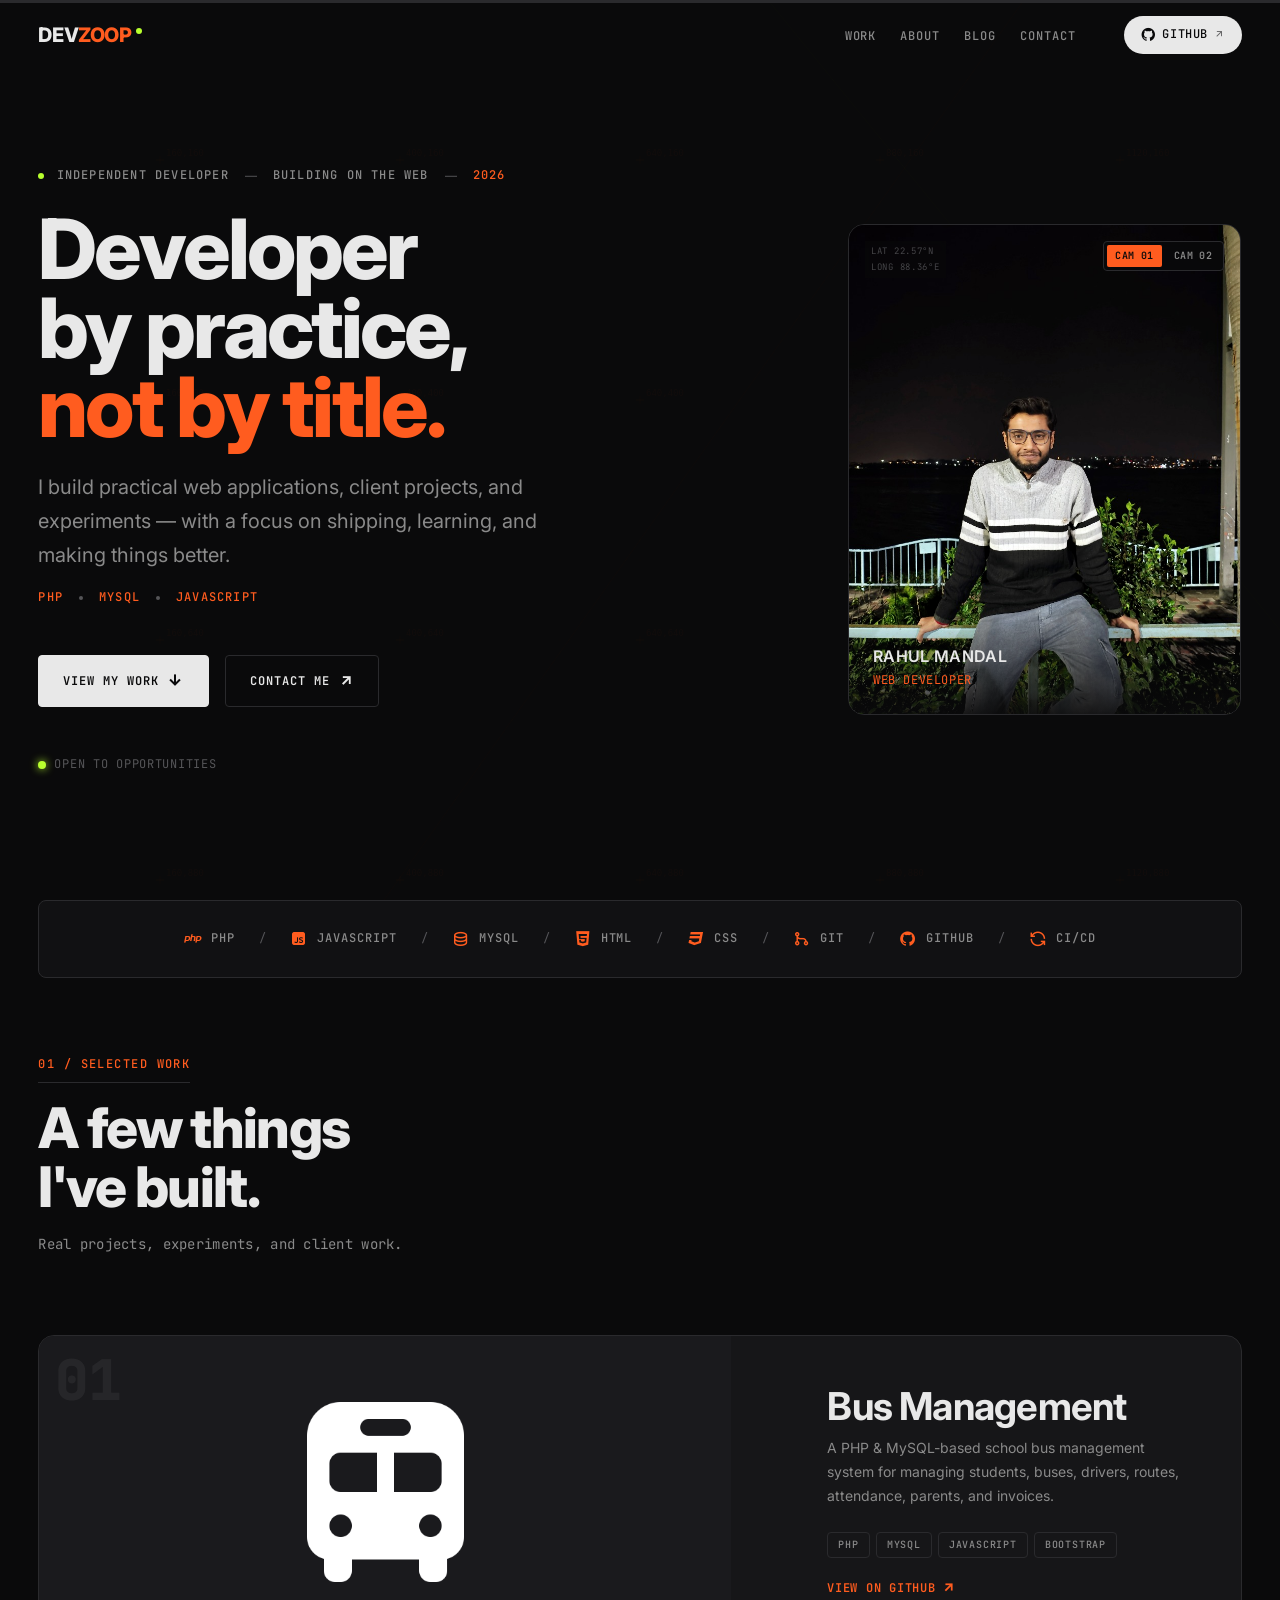
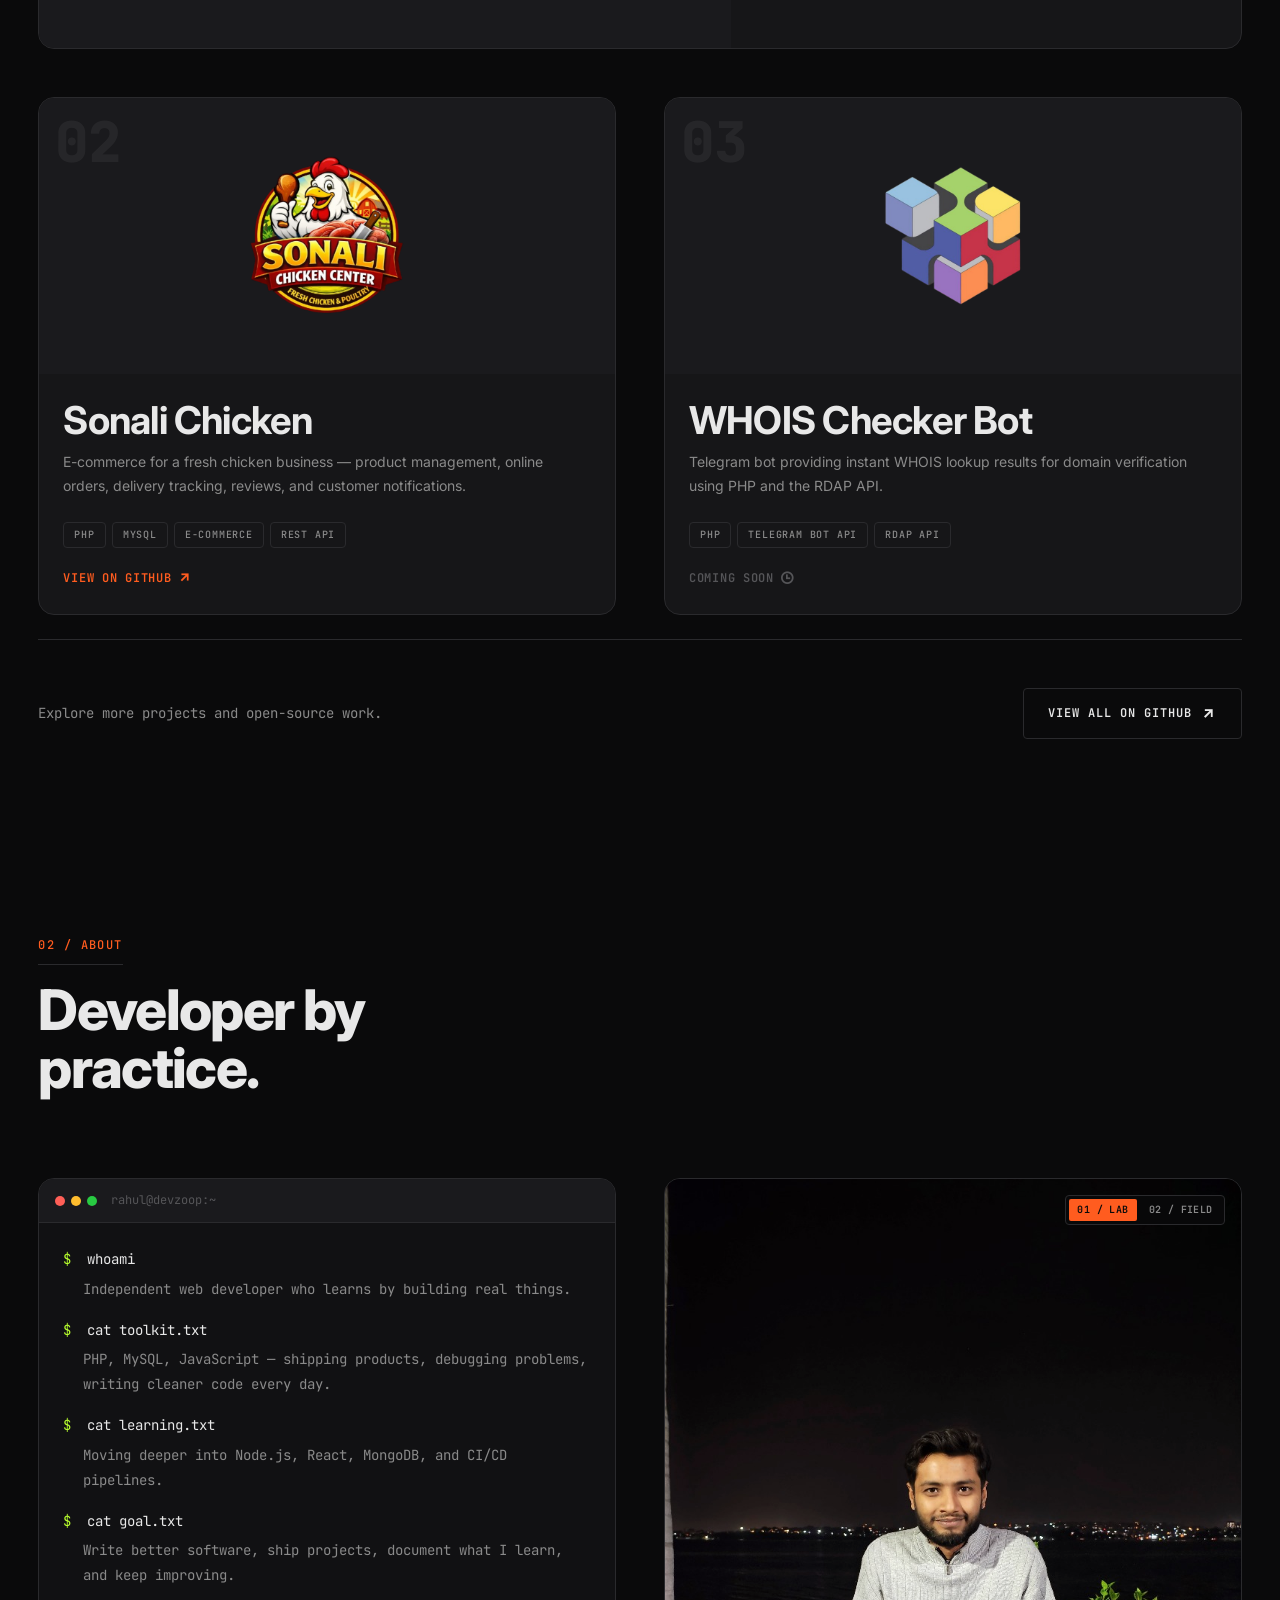
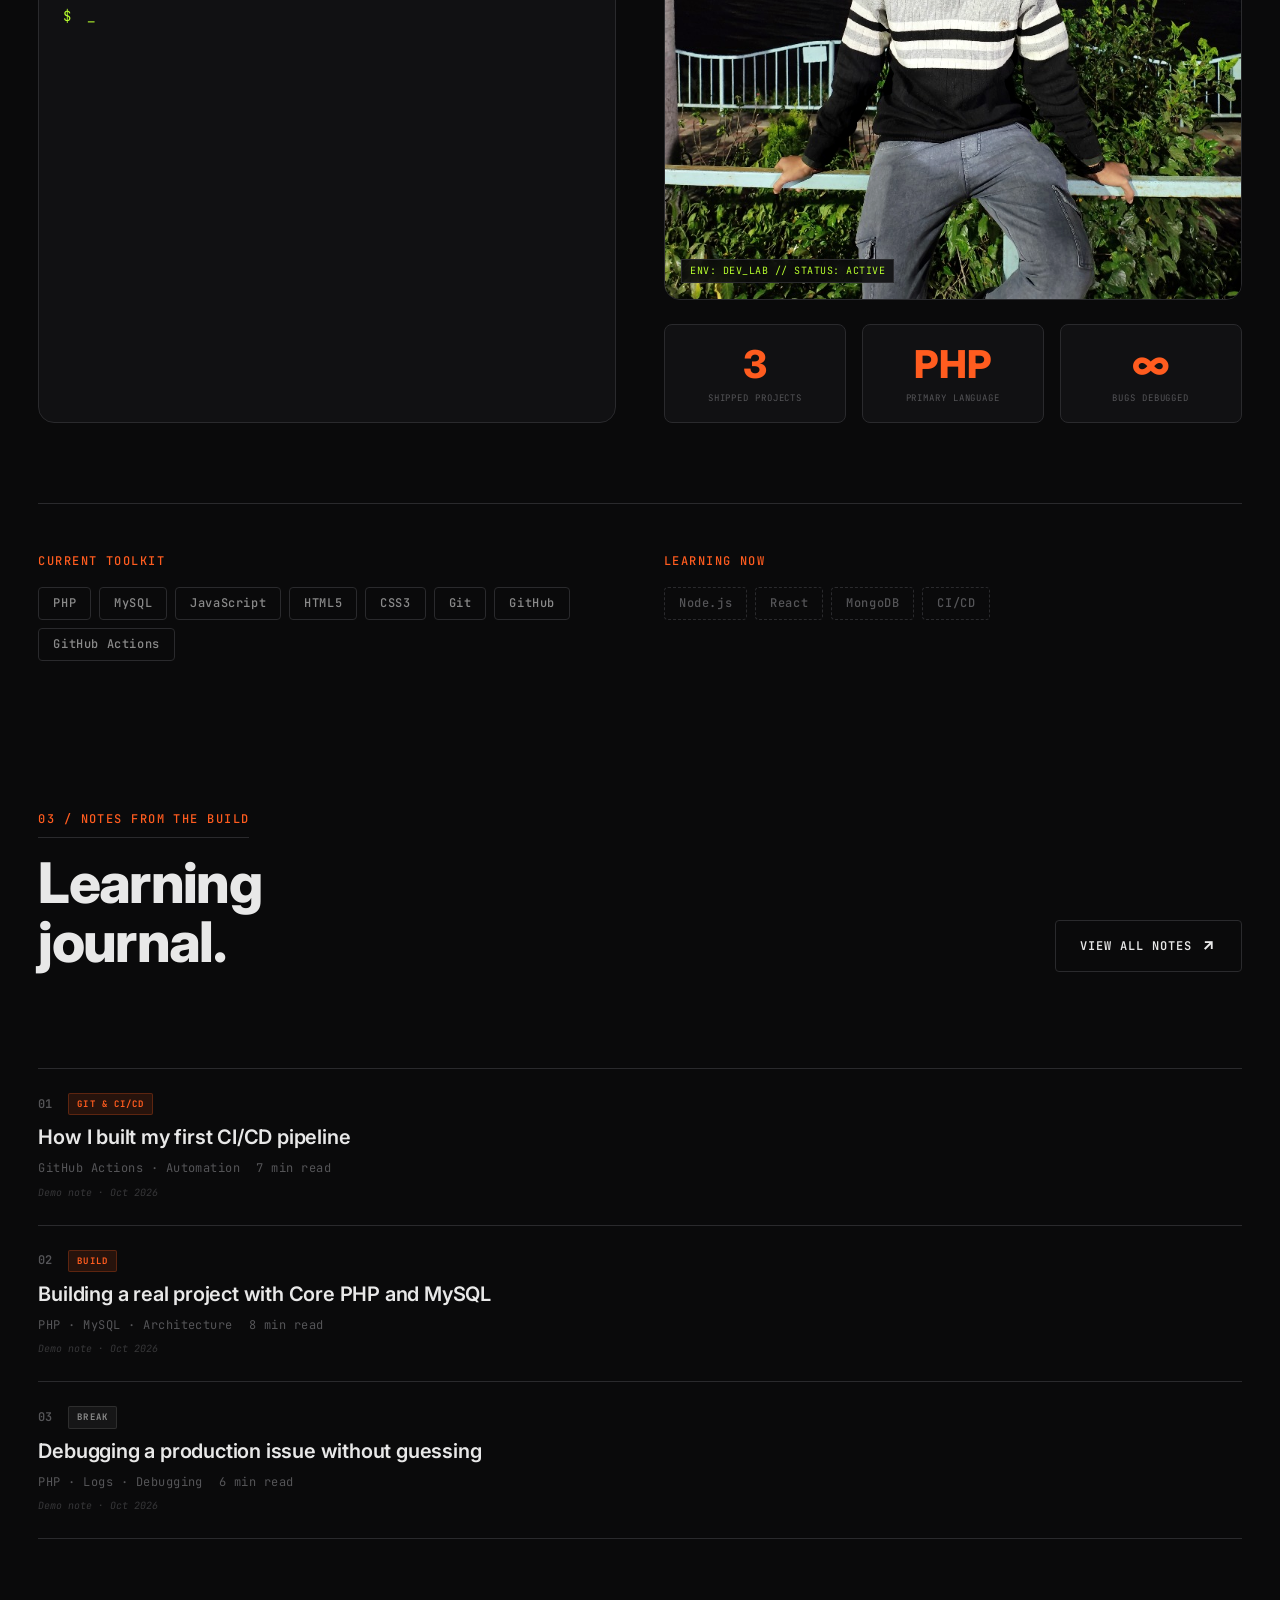
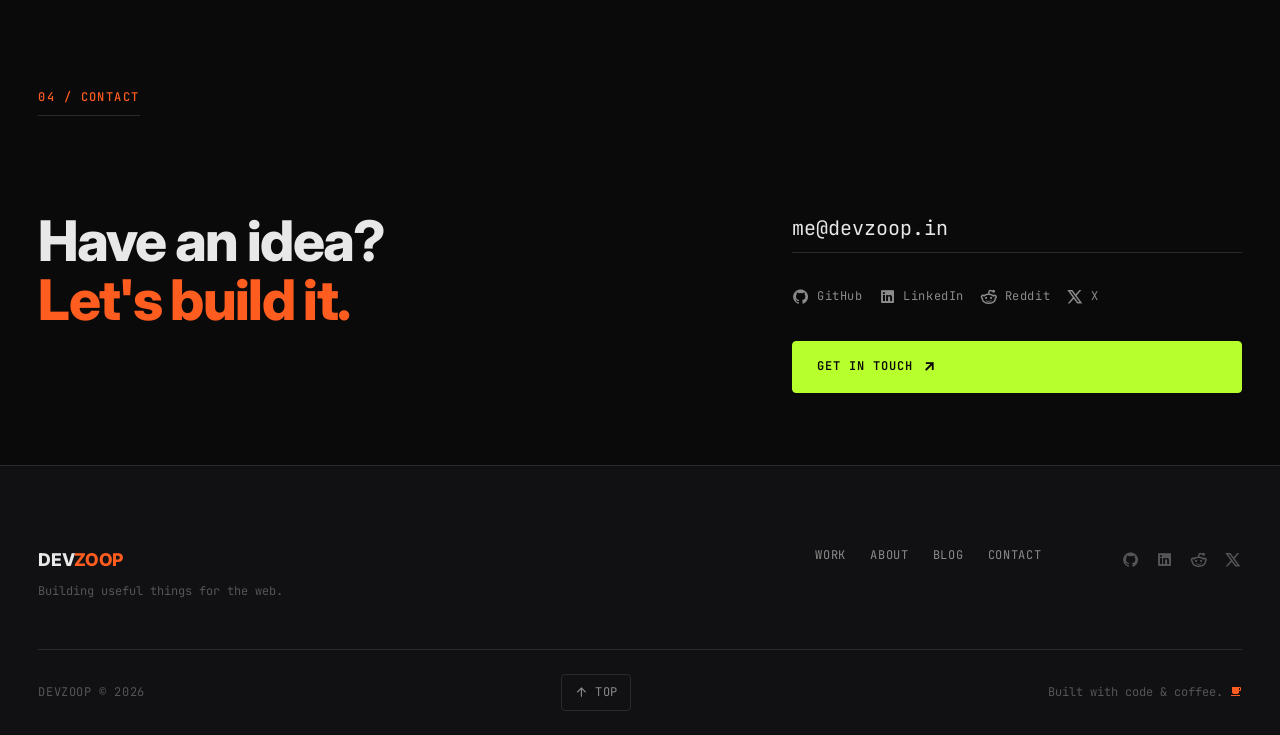
<file: index.html>
<!doctype html>
<html lang="en">

<head>
    <meta charset="UTF-8" />
    <meta name="viewport" content="width=device-width, initial-scale=1.0" />
    <title>DEVZOOP — Rahul Mandal | Independent Web Developer</title>
    <meta name="description" content="DEVZOOP — Portfolio of Rahul Mandal, an independent web developer building real products with PHP, MySQL, and JavaScript." />
    <meta name="author" content="Rahul Mandal" />

    <link rel="canonical" href="https://devzoop.in" />

    <!-- Open Graph -->
    <meta property="og:site_name" content="DEVZOOP" />
    <meta property="og:title" content="DEVZOOP — Rahul Mandal | Independent Web Developer" />
    <meta property="og:description" content="Developer by practice, not by title. Building useful things for the web with PHP, MySQL, and JavaScript." />
    <meta property="og:type" content="website" />
    <meta property="og:url" content="https://devzoop.in" />
    <meta property="og:image" content="https://devzoop.in/assets/img/rahul-hero.jpg" />

    <!-- Twitter Card -->
    <meta name="twitter:card" content="summary_large_image" />
    <meta name="twitter:title" content="DEVZOOP — Rahul Mandal | Independent Web Developer" />
    <meta name="twitter:description" content="Developer by practice, not by title. Building useful things for the web with PHP, MySQL, and JavaScript." />
    <meta name="twitter:image" content="https://devzoop.in/assets/img/rahul-hero.jpg" />

    <!-- JSON-LD Structured Data -->
    <script type="application/ld+json">
    {
      "@context": "https://schema.org",
      "@graph": [
        {
          "@type": "WebSite",
          "@id": "https://devzoop.in/#website",
          "url": "https://devzoop.in",
          "name": "DEVZOOP",
          "description": "Portfolio of Rahul Mandal, an independent web developer building real products with PHP, MySQL, and JavaScript.",
          "publisher": {
            "@id": "https://devzoop.in/#person"
          }
        },
        {
          "@type": "ProfilePage",
          "@id": "https://devzoop.in/#webpage",
          "url": "https://devzoop.in",
          "name": "Rahul Mandal — DEVZOOP Developer Portfolio",
          "isPartOf": {
            "@id": "https://devzoop.in/#website"
          },
          "mainEntity": {
            "@type": "Person",
            "@id": "https://devzoop.in/#person",
            "name": "Rahul Mandal",
            "url": "https://devzoop.in",
            "jobTitle": "Web Developer",
            "image": "https://devzoop.in/assets/img/rahul-hero.jpg",
            "sameAs": [
              "https://github.com/developer-rahul-mandal"
            ],
            "knowsAbout": [
              "PHP",
              "MySQL",
              "JavaScript",
              "HTML5",
              "CSS3",
              "Git",
              "GitHub Actions",
              "REST APIs"
            ]
          }
        }
      ]
    }
    </script>

    <link rel="stylesheet" href="./assets/css/style.css?v=2" />
    <link href="./assets/remixIcon/fonts/remixicon.css" rel="stylesheet" />
    <link rel="preconnect" href="https://fonts.googleapis.com" />
    <link rel="preconnect" href="https://fonts.gstatic.com" crossorigin />
    <link href="https://fonts.googleapis.com/css2?family=Inter:wght@300;400;500;600;700;800;900&family=JetBrains+Mono:wght@300;400;500;600;700&display=swap" rel="stylesheet" />
</head>

<body>
    <a href="#main-content" class="skip-link">Skip to main content</a>

    <!-- ═══════════════════════════════════════════════ -->
    <!-- PROGRESS BAR                                    -->
    <!-- ═══════════════════════════════════════════════ -->
    <div class="progress-container" aria-hidden="true">
        <div class="progress-bar" id="myProgressBar"></div>
    </div>

    <!-- ═══════════════════════════════════════════════ -->
    <!-- NAVIGATION                                      -->
    <!-- ═══════════════════════════════════════════════ -->
    <header id="site-header">
        <div class="header-inner">
            <a href="#" class="logo" aria-label="DEVZOOP Home">
                <span class="logo-text">DEV<span class="logo-accent">ZOOP</span></span>
                <span class="logo-dot"></span>
            </a>
            <nav id="main-nav" aria-label="Main navigation">
                <ul class="nav-links">
                    <li><a href="#work" class="nav-link">Work</a></li>
                    <li><a href="#about" class="nav-link">About</a></li>
                    <li><a href="#blog" class="nav-link">Blog</a></li>
                    <li><a href="#contact" class="nav-link">Contact</a></li>
                </ul>
                <a href="https://github.com/developer-rahul-mandal" target="_blank" rel="noopener noreferrer" class="nav-github" aria-label="GitHub Profile">
                    <i class="ri-github-fill"></i>
                    <span>GitHub</span>
                    <i class="ri-arrow-right-up-line"></i>
                </a>
            </nav>
            <button class="nav-toggle" id="navToggle" aria-label="Toggle navigation" aria-expanded="false">
                <span class="hamburger-line"></span>
                <span class="hamburger-line"></span>
            </button>
        </div>
    </header>

    <main id="main-content">

        <!-- ═══════════════════════════════════════════════ -->
        <!-- HERO SECTION                                    -->
        <!-- ═══════════════════════════════════════════════ -->
        <section id="hero" class="section">
            <canvas id="hero-grid" aria-hidden="true"></canvas>
            <div class="hero-content">
                <div class="hero-text">
                    <div class="hero-meta">
                        <span class="meta-tag"><span class="meta-dot"></span> INDEPENDENT DEVELOPER</span>
                        <span class="meta-separator">—</span>
                        <span class="meta-tag">BUILDING ON THE WEB</span>
                        <span class="meta-separator">—</span>
                        <span class="meta-tag meta-year">2026</span>
                    </div>
                    <h1 class="hero-headline">
                        Developer<br>
                        by practice,<br>
                        <span class="headline-accent">not by title.</span>
                    </h1>
                    <p class="hero-description">
                        I build practical web applications, client projects, and experiments — with a focus on shipping, learning, and making things better.
                    </p>
                    <div class="hero-stack">
                        <span>PHP</span>
                        <span class="stack-dot"></span>
                        <span>MySQL</span>
                        <span class="stack-dot"></span>
                        <span>JavaScript</span>
                    </div>
                    <div class="hero-actions">
                        <a href="#work" class="btn btn-primary">
                            <span>View My Work</span>
                            <i class="ri-arrow-down-line"></i>
                        </a>
                        <a href="#contact" class="btn btn-secondary">
                            <span>Contact Me</span>
                            <i class="ri-arrow-right-up-line"></i>
                        </a>
                    </div>
                    <div class="hero-status">
                        <span class="status-indicator"></span>
                        <span class="status-text">Open to opportunities</span>
                    </div>
                </div>
                <div class="hero-portrait">
                    <div class="portrait-frame" id="heroPortraitFrame">
                        <img src="./assets/img/rahul-hero.jpg" id="heroPortraitImg" alt="Rahul Mandal — Web Developer" loading="eager" width="480" height="600" />
                        <div class="portrait-cam-switch" aria-label="Camera perspective switcher">
                            <button type="button" class="cam-btn active" data-img="./assets/img/rahul-hero.jpg" data-role="Web Developer" title="Perspective: Direct">CAM 01</button>
                            <button type="button" class="cam-btn" data-img="./assets/img/rahul-side.jpg" data-role="Profile / Candid" title="Perspective: Profile">CAM 02</button>
                        </div>
                        <div class="portrait-overlay">
                            <span class="portrait-label">Rahul Mandal</span>
                            <span class="portrait-role" id="heroPortraitRole">Web Developer</span>
                        </div>
                        <div class="portrait-coords" aria-hidden="true">
                            <span>LAT 22.57°N</span>
                            <span>LONG 88.36°E</span>
                        </div>
                    </div>
                </div>
            </div>
        </section>

        <!-- ═══════════════════════════════════════════════ -->
        <!-- TECHNOLOGY STRIP                                -->
        <!-- ═══════════════════════════════════════════════ -->
        <section id="tech-strip" class="section" aria-label="Technology stack">
            <div class="strip-inner">
                <div class="strip-item">
                    <i class="ri-php-fill"></i>
                    <span>PHP</span>
                </div>
                <span class="strip-divider">/</span>
                <div class="strip-item">
                    <i class="ri-javascript-fill"></i>
                    <span>JavaScript</span>
                </div>
                <span class="strip-divider">/</span>
                <div class="strip-item">
                    <i class="ri-database-2-line"></i>
                    <span>MySQL</span>
                </div>
                <span class="strip-divider">/</span>
                <div class="strip-item">
                    <i class="ri-html5-fill"></i>
                    <span>HTML</span>
                </div>
                <span class="strip-divider">/</span>
                <div class="strip-item">
                    <i class="ri-css3-fill"></i>
                    <span>CSS</span>
                </div>
                <span class="strip-divider">/</span>
                <div class="strip-item">
                    <i class="ri-git-merge-line"></i>
                    <span>Git</span>
                </div>
                <span class="strip-divider">/</span>
                <div class="strip-item">
                    <i class="ri-github-fill"></i>
                    <span>GitHub</span>
                </div>
                <span class="strip-divider">/</span>
                <div class="strip-item">
                    <i class="ri-loop-left-line"></i>
                    <span>CI/CD</span>
                </div>
            </div>
        </section>

        <!-- ═══════════════════════════════════════════════ -->
        <!-- SELECTED WORK                                   -->
        <!-- ═══════════════════════════════════════════════ -->
        <section id="work" class="section">
            <div class="section-header">
                <span class="section-label">01 / Selected Work</span>
                <h2 class="section-title">A few things<br>I've built.</h2>
                <p class="section-subtitle">Real projects, experiments, and client work.</p>
            </div>

            <div class="projects-grid">

                <!-- Project 1: Bus Management — Featured/Large -->
                <article class="project project-featured reveal-up">
                    <div class="project-visual">
                        <div class="project-image-wrap">
                            <img src="./assets/img/bus.png" alt="School Bus Management System interface" loading="lazy" />
                        </div>
                        <div class="project-number" aria-hidden="true">01</div>
                    </div>
                    <div class="project-info">
                        <div class="project-info-top">
                            <h3 class="project-name">Bus Management</h3>
                            <p class="project-description">A PHP & MySQL-based school bus management system for managing students, buses, drivers, routes, attendance, parents, and invoices.</p>
                        </div>
                        <div class="project-info-bottom">
                            <ul class="project-tech" aria-label="Technologies used">
                                <li>PHP</li>
                                <li>MySQL</li>
                                <li>JavaScript</li>
                                <li>Bootstrap</li>
                            </ul>
                            <a href="https://github.com/developer-rahul-mandal/busattendance" target="_blank" rel="noopener noreferrer" class="project-link">
                                <span>View on GitHub</span>
                                <i class="ri-arrow-right-up-line"></i>
                            </a>
                        </div>
                    </div>
                </article>

                <!-- Project 2: Sonali Chicken -->
                <article class="project project-card reveal-up">
                    <div class="project-visual">
                        <div class="project-image-wrap">
                            <img src="./assets/img/sonali-chicken.png" alt="Sonali Chicken e-commerce platform" loading="lazy" />
                        </div>
                        <div class="project-number" aria-hidden="true">02</div>
                    </div>
                    <div class="project-info">
                        <div class="project-info-top">
                            <h3 class="project-name">Sonali Chicken</h3>
                            <p class="project-description">E-commerce for a fresh chicken business — product management, online orders, delivery tracking, reviews, and customer notifications.</p>
                        </div>
                        <div class="project-info-bottom">
                            <ul class="project-tech" aria-label="Technologies used">
                                <li>PHP</li>
                                <li>MySQL</li>
                                <li>E-commerce</li>
                                <li>REST API</li>
                            </ul>
                            <a href="https://github.com/developer-rahul-mandal/sonali-chicken" target="_blank" rel="noopener noreferrer" class="project-link">
                                <span>View on GitHub</span>
                                <i class="ri-arrow-right-up-line"></i>
                            </a>
                        </div>
                    </div>
                </article>

                <!-- Project 3: WHOIS Bot -->
                <article class="project project-card reveal-up">
                    <div class="project-visual">
                        <div class="project-image-wrap">
                            <img src="./assets/img/whois-removebg.png" alt="WHOIS Checker Telegram Bot" loading="lazy" />
                        </div>
                        <div class="project-number" aria-hidden="true">03</div>
                    </div>
                    <div class="project-info">
                        <div class="project-info-top">
                            <h3 class="project-name">WHOIS Checker Bot</h3>
                            <p class="project-description">Telegram bot providing instant WHOIS lookup results for domain verification using PHP and the RDAP API.</p>
                        </div>
                        <div class="project-info-bottom">
                            <ul class="project-tech" aria-label="Technologies used">
                                <li>PHP</li>
                                <li>Telegram Bot API</li>
                                <li>RDAP API</li>
                            </ul>
                            <span class="project-link project-link-disabled" aria-label="Repository link coming soon">
                                <span>Coming Soon</span>
                                <i class="ri-time-line"></i>
                            </span>
                        </div>
                    </div>
                </article>

            </div>

            <div class="work-more reveal-up">
                <p class="work-more-text">Explore more projects and open-source work.</p>
                <a href="https://github.com/developer-rahul-mandal" target="_blank" rel="noopener noreferrer" class="btn btn-outline">
                    <span>View All on GitHub</span>
                    <i class="ri-arrow-right-up-line"></i>
                </a>
            </div>
        </section>

        <!-- ═══════════════════════════════════════════════ -->
        <!-- ABOUT                                           -->
        <!-- ═══════════════════════════════════════════════ -->
        <section id="about" class="section">
            <div class="section-header">
                <span class="section-label">02 / About</span>
                <h2 class="section-title">Developer by<br>practice.</h2>
            </div>

            <div class="about-grid">
                <div class="about-terminal reveal-up">
                    <div class="terminal-chrome">
                        <span class="terminal-dot"></span>
                        <span class="terminal-dot"></span>
                        <span class="terminal-dot"></span>
                        <span class="terminal-title">rahul@devzoop:~</span>
                    </div>
                    <div class="terminal-body">
                        <p class="terminal-line"><span class="terminal-prompt">$</span> <span class="terminal-cmd">whoami</span></p>
                        <p class="terminal-output">Independent web developer who learns by building real things.</p>
                        <p class="terminal-line"><span class="terminal-prompt">$</span> <span class="terminal-cmd">cat toolkit.txt</span></p>
                        <p class="terminal-output">PHP, MySQL, JavaScript — shipping products, debugging problems, writing cleaner code every day.</p>
                        <p class="terminal-line"><span class="terminal-prompt">$</span> <span class="terminal-cmd">cat learning.txt</span></p>
                        <p class="terminal-output">Moving deeper into Node.js, React, MongoDB, and CI/CD pipelines.</p>
                        <p class="terminal-line"><span class="terminal-prompt">$</span> <span class="terminal-cmd">cat goal.txt</span></p>
                        <p class="terminal-output">Write better software, ship projects, document what I learn, and keep improving.</p>
                        <p class="terminal-line"><span class="terminal-prompt">$</span> <span class="terminal-cursor">_</span></p>
                    </div>
                </div>

                <div class="about-portrait reveal-up">
                    <div class="about-image-frame" id="aboutPortraitFrame">
                        <img src="./assets/img/rahul-about.jpg" id="aboutPortraitImg" alt="Rahul Mandal" loading="lazy" width="400" height="500" />
                        <div class="about-image-switch" aria-label="Environment switcher">
                            <button type="button" class="about-switch-btn active" data-img="./assets/img/rahul-about.jpg" data-caption="ENV: DEV_LAB // STATUS: ACTIVE" title="Lab Mode">01 / LAB</button>
                            <button type="button" class="about-switch-btn" data-img="./assets/img/rahul-outdoor.jpg" data-caption="ENV: IN_FIELD // STATUS: OBSERVING" title="Field Mode">02 / FIELD</button>
                        </div>
                        <div class="about-image-caption" id="aboutImageCaption">ENV: DEV_LAB // STATUS: ACTIVE</div>
                    </div>
                    <div class="about-stats">
                        <div class="stat">
                            <span class="stat-value">3</span>
                            <span class="stat-label">Shipped Projects</span>
                        </div>
                        <div class="stat">
                            <span class="stat-value">PHP</span>
                            <span class="stat-label">Primary Language</span>
                        </div>
                        <div class="stat">
                            <span class="stat-value">∞</span>
                            <span class="stat-label">Bugs Debugged</span>
                        </div>
                    </div>
                </div>
            </div>

            <!-- Skills -->
            <div class="about-skills reveal-up">
                <div class="skills-group">
                    <h4 class="skills-heading">Current Toolkit</h4>
                    <div class="skills-list">
                        <span class="skill-tag">PHP</span>
                        <span class="skill-tag">MySQL</span>
                        <span class="skill-tag">JavaScript</span>
                        <span class="skill-tag">HTML5</span>
                        <span class="skill-tag">CSS3</span>
                        <span class="skill-tag">Git</span>
                        <span class="skill-tag">GitHub</span>
                        <span class="skill-tag">GitHub Actions</span>
                    </div>
                </div>
                <div class="skills-group">
                    <h4 class="skills-heading">Learning Now</h4>
                    <div class="skills-list">
                        <span class="skill-tag skill-tag-learning">Node.js</span>
                        <span class="skill-tag skill-tag-learning">React</span>
                        <span class="skill-tag skill-tag-learning">MongoDB</span>
                        <span class="skill-tag skill-tag-learning">CI/CD</span>
                    </div>
                </div>
            </div>
        </section>

        <!-- ═══════════════════════════════════════════════ -->
        <!-- BLOG PREVIEW                                    -->
        <!-- ═══════════════════════════════════════════════ -->
        <section id="blog" class="section">
            <div class="section-header" style="display: flex; justify-content: space-between; align-items: flex-end; flex-wrap: wrap; gap: var(--sp-md);">
                <div>
                    <span class="section-label">03 / Notes from the Build</span>
                    <h2 class="section-title">Learning<br>journal.</h2>
                </div>
                <a href="./blog/" class="btn btn-outline" style="margin-bottom: var(--sp-sm);">
                    <span>View All Notes</span>
                    <i class="ri-arrow-right-up-line"></i>
                </a>
            </div>

            <div class="blog-grid">
                <article class="blog-entry reveal-up">
                    <div class="blog-entry-header">
                        <span class="blog-number">01</span>
                        <span class="blog-category blog-category-git">GIT &amp; CI/CD</span>
                    </div>
                    <h3 class="blog-title">
                        <a href="./blog/post.html?slug=how-i-built-my-first-ci-cd-pipeline">How I built my first CI/CD pipeline</a>
                    </h3>
                    <div class="blog-meta">
                        <span class="blog-topic">GitHub Actions · Automation</span>
                        <span class="blog-reading">7 min read</span>
                    </div>
                    <p class="blog-sample-notice">Demo note · Oct 2026</p>
                </article>

                <article class="blog-entry reveal-up">
                    <div class="blog-entry-header">
                        <span class="blog-number">02</span>
                        <span class="blog-category blog-category-build">BUILD</span>
                    </div>
                    <h3 class="blog-title">
                        <a href="./blog/post.html?slug=building-a-real-project-with-core-php-and-mysql">Building a real project with Core PHP and MySQL</a>
                    </h3>
                    <div class="blog-meta">
                        <span class="blog-topic">PHP · MySQL · Architecture</span>
                        <span class="blog-reading">8 min read</span>
                    </div>
                    <p class="blog-sample-notice">Demo note · Oct 2026</p>
                </article>

                <article class="blog-entry reveal-up">
                    <div class="blog-entry-header">
                        <span class="blog-number">03</span>
                        <span class="blog-category blog-category-break">BREAK</span>
                    </div>
                    <h3 class="blog-title">
                        <a href="./blog/post.html?slug=debugging-a-production-issue-without-guessing">Debugging a production issue without guessing</a>
                    </h3>
                    <div class="blog-meta">
                        <span class="blog-topic">PHP · Logs · Debugging</span>
                        <span class="blog-reading">6 min read</span>
                    </div>
                    <p class="blog-sample-notice">Demo note · Oct 2026</p>
                </article>
            </div>
        </section>

        <!-- ═══════════════════════════════════════════════ -->
        <!-- CONTACT CTA                                     -->
        <!-- ═══════════════════════════════════════════════ -->
        <section id="contact" class="section">
            <div class="section-header">
                <span class="section-label">04 / Contact</span>
            </div>

            <div class="contact-content">
                <div class="contact-headline reveal-up">
                    <h2 class="contact-title">Have an idea?<br><span class="headline-accent">Let's build it.</span></h2>
                </div>
                <div class="contact-details reveal-up">
                    <a href="mailto:me@devzoop.in" class="contact-email">me@devzoop.in</a>
                    <div class="contact-socials">
                        <a href="https://github.com/developer-rahul-mandal" target="_blank" rel="noopener noreferrer" class="social-link">
                            <i class="ri-github-fill"></i>
                            <span>GitHub</span>
                        </a>
                        <a href="#" class="social-link">
                            <i class="ri-linkedin-box-fill"></i>
                            <span>LinkedIn</span>
                        </a>
                        <a href="#" class="social-link">
                            <i class="ri-reddit-line"></i>
                            <span>Reddit</span>
                        </a>
                        <a href="#" class="social-link">
                            <i class="ri-twitter-x-line"></i>
                            <span>X</span>
                        </a>
                    </div>
                    <a href="mailto:me@devzoop.in" class="btn btn-accent">
                        <span>Get in Touch</span>
                        <i class="ri-arrow-right-up-line"></i>
                    </a>
                </div>
            </div>
        </section>

    </main>

    <!-- ═══════════════════════════════════════════════ -->
    <!-- FOOTER                                          -->
    <!-- ═══════════════════════════════════════════════ -->
    <footer id="site-footer">
        <div class="footer-top">
            <div class="footer-brand">
                <span class="logo-text">DEV<span class="logo-accent">ZOOP</span></span>
                <p class="footer-tagline">Building useful things for the web.</p>
            </div>
            <nav class="footer-nav" aria-label="Footer navigation">
                <a href="#work">Work</a>
                <a href="#about">About</a>
                <a href="#blog">Blog</a>
                <a href="#contact">Contact</a>
            </nav>
            <div class="footer-socials">
                <a href="https://github.com/developer-rahul-mandal" target="_blank" rel="noopener noreferrer" aria-label="GitHub"><i class="ri-github-fill"></i></a>
                <a href="#" aria-label="LinkedIn"><i class="ri-linkedin-box-fill"></i></a>
                <a href="#" aria-label="Reddit"><i class="ri-reddit-line"></i></a>
                <a href="#" aria-label="X"><i class="ri-twitter-x-line"></i></a>
            </div>
        </div>
        <div class="footer-bottom">
            <p class="footer-copy">DEVZOOP &copy; <span id="footer-year"></span></p>
            <button class="back-to-top" id="backToTop" aria-label="Back to top">
                <i class="ri-arrow-up-line"></i>
                <span>Top</span>
            </button>
            <p class="footer-signoff">Built with code &amp; coffee. <i class="ri-cup-fill"></i></p>
        </div>
    </footer>

    <script src="./assets/js/script.js?v=2"></script>
</body>

</html>
</file>
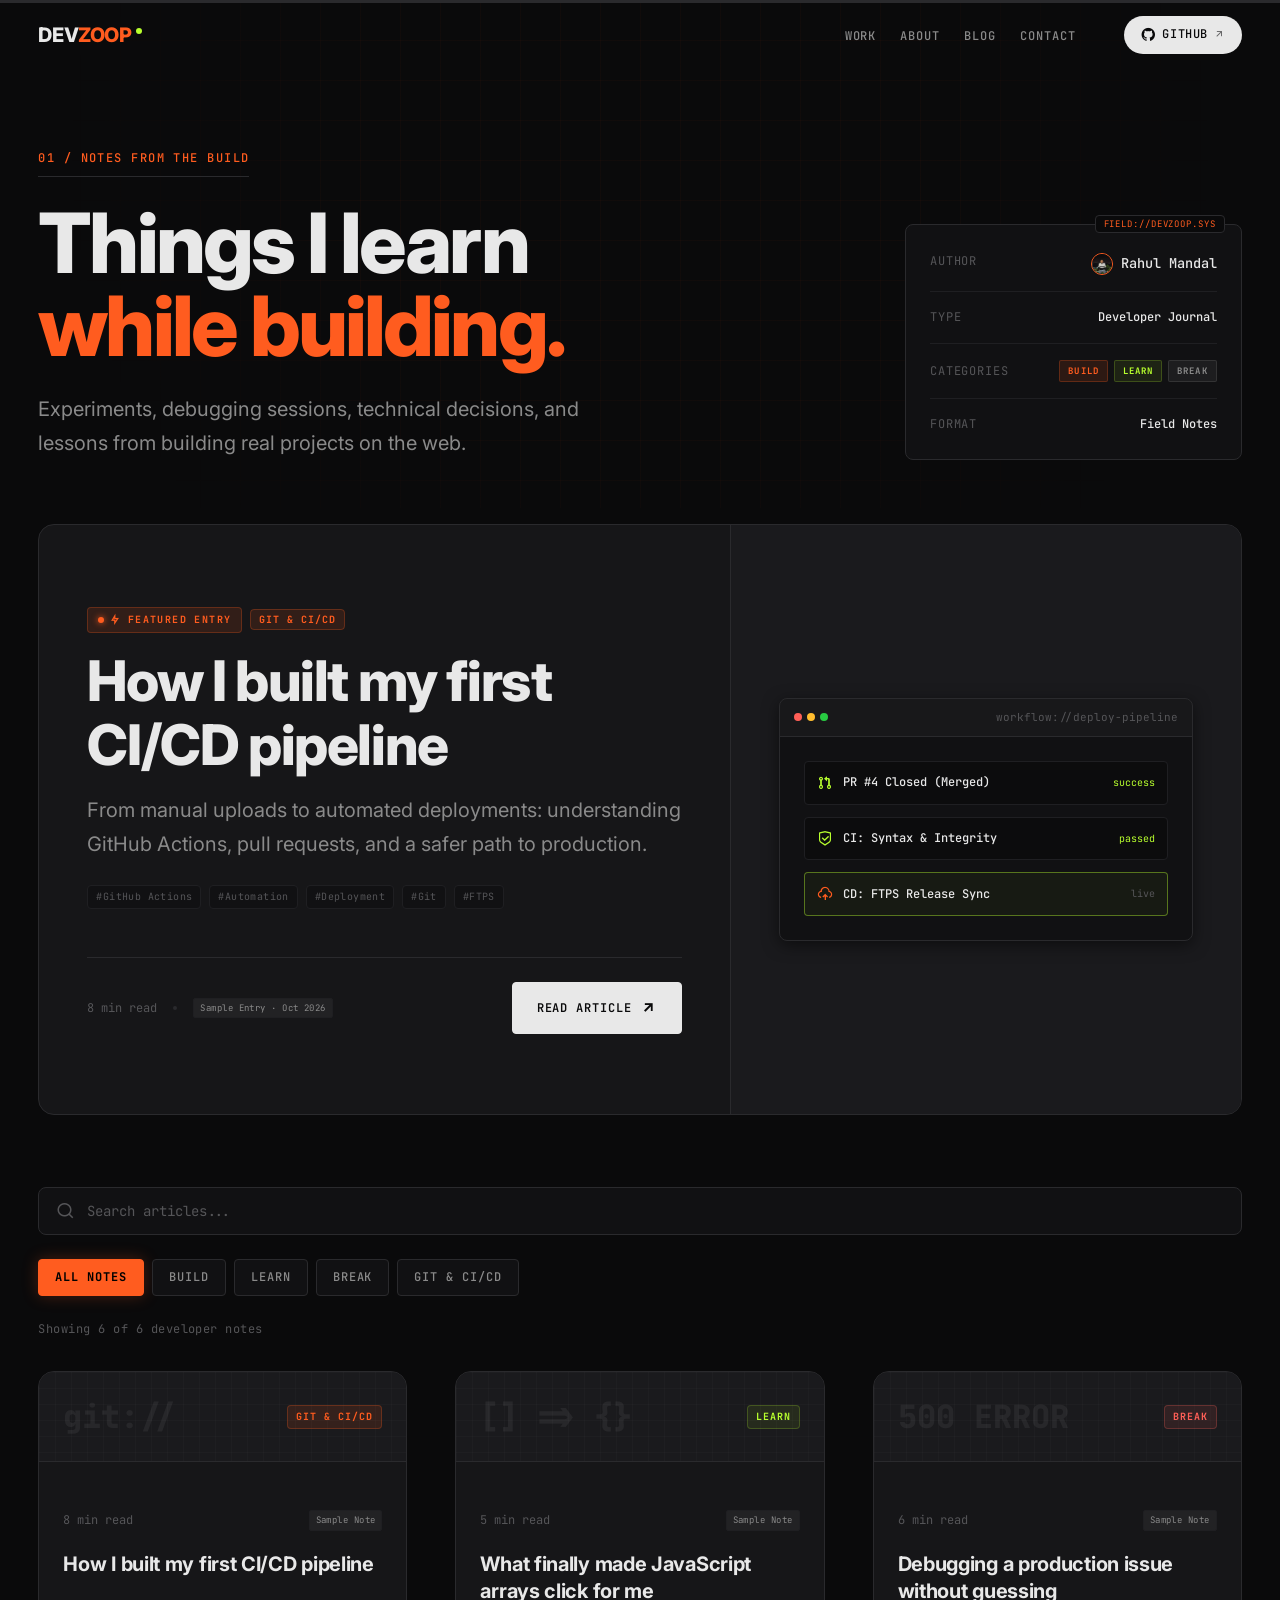
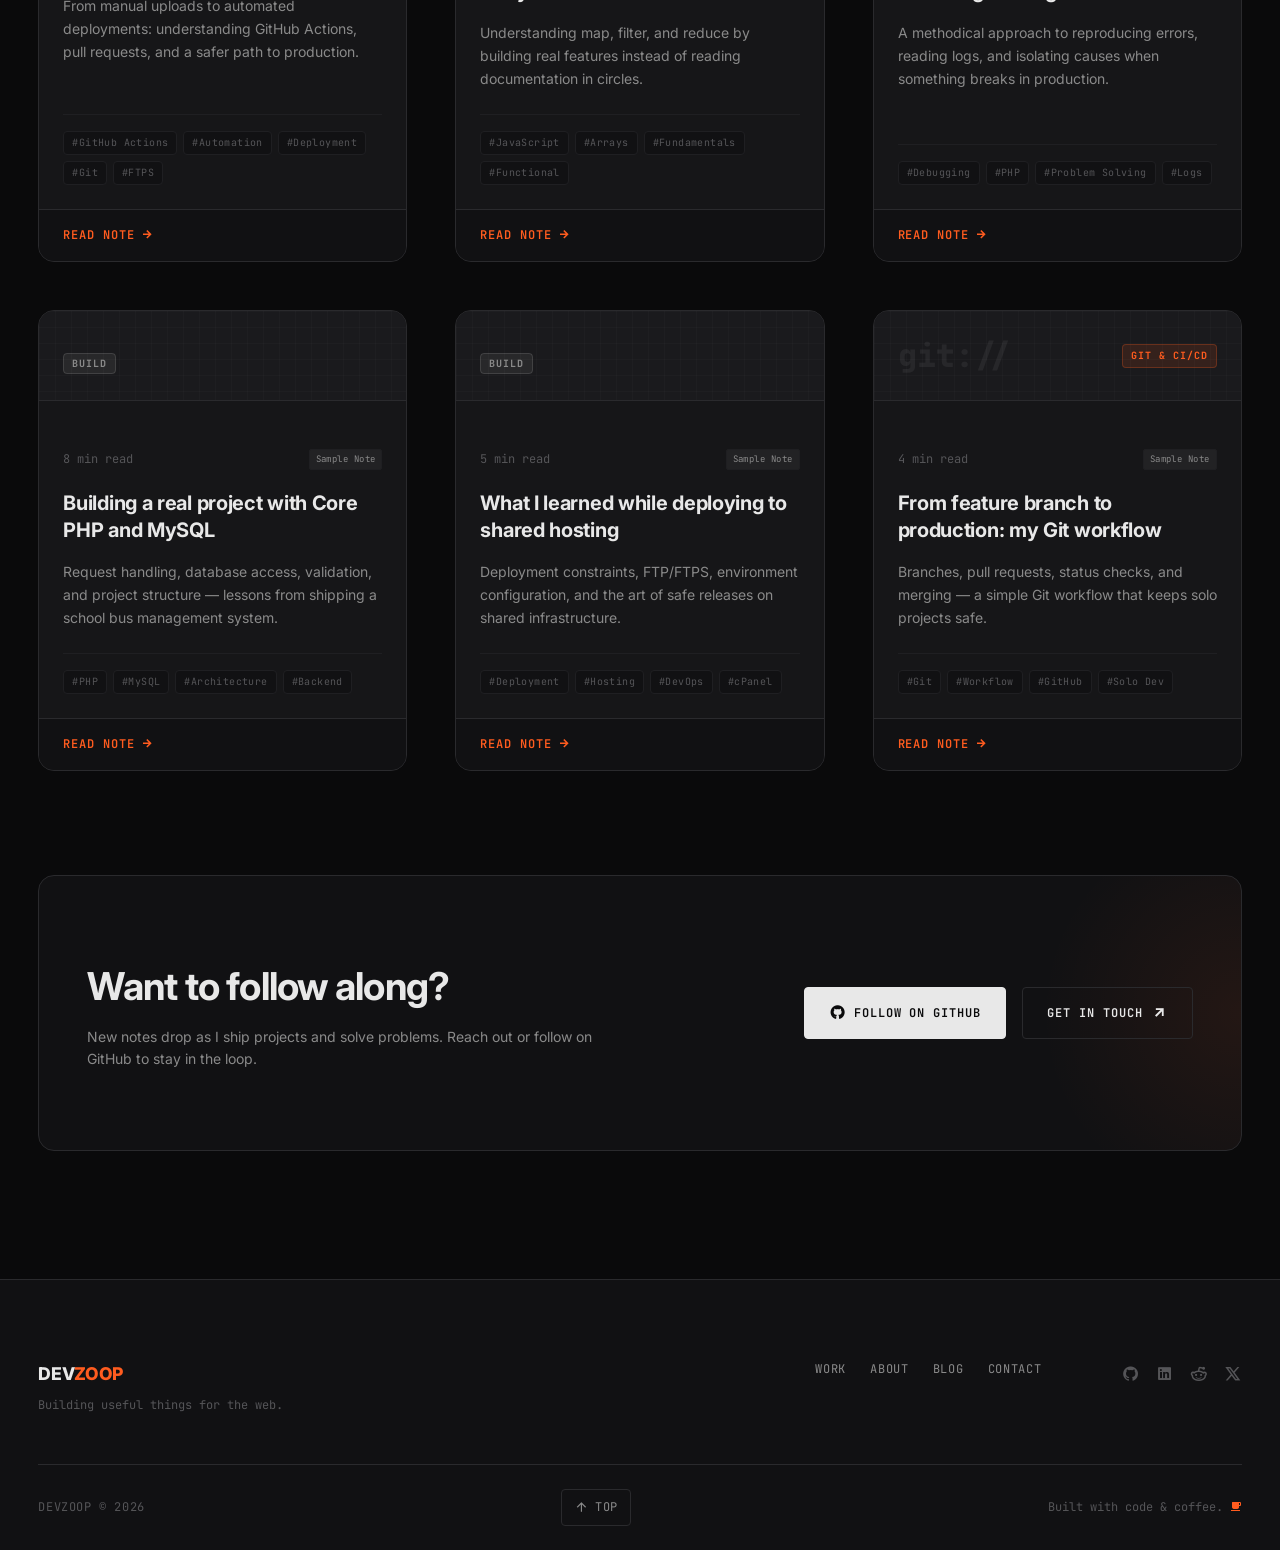
<file: blog/index.html>
<!doctype html>
<html lang="en">

<head>
    <meta charset="UTF-8" />
    <meta name="viewport" content="width=device-width, initial-scale=1.0" />
    <title>Blog — DEVZOOP | Notes from the Build</title>
    <meta name="description" content="Developer journal by Rahul Mandal — experiments, debugging sessions, technical decisions, and lessons from building real projects on the web." />
    <meta name="author" content="Rahul Mandal" />

    <!-- Open Graph -->
    <meta property="og:title" content="Blog — DEVZOOP | Notes from the Build" />
    <meta property="og:description" content="Experiments, debugging sessions, technical decisions, and lessons from building real projects on the web." />
    <meta property="og:type" content="website" />
    <meta property="og:url" content="https://devzoop.in/blog" />
    <meta property="og:image" content="https://devzoop.in/assets/img/rahul-hero.jpg" />

    <!-- Twitter Card -->
    <meta name="twitter:card" content="summary_large_image" />
    <meta name="twitter:title" content="Blog — DEVZOOP" />
    <meta name="twitter:description" content="Notes from the build — a developer journal." />

    <!-- Shared site styles -->
    <link rel="stylesheet" href="../assets/css/style.css?v=2" />
    <link href="../assets/remixIcon/fonts/remixicon.css" rel="stylesheet" />
    <link rel="preconnect" href="https://fonts.googleapis.com" />
    <link rel="preconnect" href="https://fonts.gstatic.com" crossorigin />
    <link href="https://fonts.googleapis.com/css2?family=Inter:wght@300;400;500;600;700;800;900&family=JetBrains+Mono:wght@300;400;500;600;700&display=swap" rel="stylesheet" />

    <!-- Blog-specific styles -->
    <link rel="stylesheet" href="blog.css?v=1" />
</head>

<body>

    <!-- Progress Bar -->
    <div class="progress-container" aria-hidden="true">
        <div class="progress-bar" id="myProgressBar"></div>
    </div>

    <!-- ═══════════════════════════════════════════════ -->
    <!-- NAVIGATION (shared with homepage)               -->
    <!-- ═══════════════════════════════════════════════ -->
    <header id="site-header">
        <div class="header-inner">
            <a href="../" class="logo" aria-label="DEVZOOP Home">
                <span class="logo-text">DEV<span class="logo-accent">ZOOP</span></span>
                <span class="logo-dot"></span>
            </a>
            <nav id="main-nav" aria-label="Main navigation">
                <ul class="nav-links">
                    <li><a href="../#work" class="nav-link">Work</a></li>
                    <li><a href="../#about" class="nav-link">About</a></li>
                    <li><a href="./" class="nav-link active">Blog</a></li>
                    <li><a href="../#contact" class="nav-link">Contact</a></li>
                </ul>
                <a href="https://github.com/developer-rahul-mandal" target="_blank" rel="noopener noreferrer" class="nav-github" aria-label="GitHub Profile">
                    <i class="ri-github-fill"></i>
                    <span>GitHub</span>
                    <i class="ri-arrow-right-up-line"></i>
                </a>
            </nav>
            <button class="nav-toggle" id="navToggle" aria-label="Toggle navigation" aria-expanded="false">
                <span class="hamburger-line"></span>
                <span class="hamburger-line"></span>
            </button>
        </div>
    </header>

    <main>

        <!-- ═══════════════════════════════════════════════ -->
        <!-- BLOG HERO                                       -->
        <!-- ═══════════════════════════════════════════════ -->
        <section class="blog-hero section">
            <div class="blog-hero-grid" aria-hidden="true"></div>
            <div class="blog-hero-content">
                <div class="blog-hero-text">
                    <span class="section-label">01 / Notes from the Build</span>
                    <h1 class="blog-hero-headline">
                        Things I learn<br>
                        <span class="headline-accent">while building.</span>
                    </h1>
                    <p class="blog-hero-description">
                        Experiments, debugging sessions, technical decisions, and lessons from building real projects on the web.
                    </p>
                </div>
                <div class="blog-hero-meta-panel">
                    <div class="meta-panel-item">
                        <span class="meta-panel-label">Author</span>
                        <div style="display: flex; align-items: center; gap: 8px; margin-top: 4px;">
                            <img src="../assets/img/rahul-about.jpg" alt="Rahul Mandal" style="width: 22px; height: 22px; border-radius: 50%; object-fit: cover; border: 1px solid var(--c-accent);">
                            <span class="meta-panel-value" style="font-size: 0.85rem;">Rahul Mandal</span>
                        </div>
                    </div>
                    <div class="meta-panel-divider"></div>
                    <div class="meta-panel-item">
                        <span class="meta-panel-label">Type</span>
                        <span class="meta-panel-value">Developer Journal</span>
                    </div>
                    <div class="meta-panel-divider"></div>
                    <div class="meta-panel-item">
                        <span class="meta-panel-label">Categories</span>
                        <div class="meta-panel-tags">
                            <span class="blog-category blog-category-build">BUILD</span>
                            <span class="blog-category blog-category-learn">LEARN</span>
                            <span class="blog-category blog-category-break">BREAK</span>
                        </div>
                    </div>
                    <div class="meta-panel-divider"></div>
                    <div class="meta-panel-item">
                        <span class="meta-panel-label">Format</span>
                        <span class="meta-panel-value">Field Notes</span>
                    </div>
                </div>
            </div>
        </section>

        <!-- ═══════════════════════════════════════════════ -->
        <!-- FEATURED ARTICLE                                -->
        <!-- ═══════════════════════════════════════════════ -->
        <section class="blog-featured section" id="blog-featured">
            <!-- Rendered by blog.js -->
        </section>

        <!-- ═══════════════════════════════════════════════ -->
        <!-- SEARCH & FILTERS                                -->
        <!-- ═══════════════════════════════════════════════ -->
        <section class="blog-controls section" id="blog-controls">
            <div class="blog-search-wrap">
                <label for="blog-search" class="sr-only">Search articles</label>
                <i class="ri-search-line blog-search-icon" aria-hidden="true"></i>
                <input type="search" id="blog-search" class="blog-search-input" placeholder="Search articles..." autocomplete="off" />
                <button id="blog-search-clear" class="blog-search-clear" aria-label="Clear search" style="display:none;">
                    <i class="ri-close-line"></i>
                </button>
            </div>
            <div class="blog-filters" role="tablist" aria-label="Filter articles by category">
                <button class="blog-filter active" role="tab" aria-selected="true" data-category="ALL NOTES">All Notes</button>
                <button class="blog-filter" role="tab" aria-selected="false" data-category="BUILD">Build</button>
                <button class="blog-filter" role="tab" aria-selected="false" data-category="LEARN">Learn</button>
                <button class="blog-filter" role="tab" aria-selected="false" data-category="BREAK">Break</button>
                <button class="blog-filter" role="tab" aria-selected="false" data-category="GIT & CI/CD">Git & CI/CD</button>
            </div>
            <div class="blog-results-info" id="blog-results-info" aria-live="polite"></div>
        </section>

        <!-- ═══════════════════════════════════════════════ -->
        <!-- ARTICLES GRID                                   -->
        <!-- ═══════════════════════════════════════════════ -->
        <section class="blog-listing section" id="blog-listing" role="tabpanel">
            <!-- Rendered by blog.js -->
        </section>

        <!-- ═══════════════════════════════════════════════ -->
        <!-- EMPTY STATE                                     -->
        <!-- ═══════════════════════════════════════════════ -->
        <section class="blog-empty section" id="blog-empty" style="display:none;">
            <div class="empty-state">
                <div class="empty-icon" aria-hidden="true">
                    <i class="ri-search-eye-line"></i>
                </div>
                <h3 class="empty-title">No matching notes found</h3>
                <p class="empty-description">Try a different search term or category filter.</p>
                <button class="btn btn-outline" id="blog-reset">
                    <span>Clear Filters</span>
                    <i class="ri-refresh-line"></i>
                </button>
            </div>
        </section>

        <!-- ═══════════════════════════════════════════════ -->
        <!-- FOLLOW CTA                                      -->
        <!-- ═══════════════════════════════════════════════ -->
        <section class="blog-follow section">
            <div class="follow-panel">
                <div class="follow-text">
                    <h3 class="follow-title">Want to follow along?</h3>
                    <p class="follow-description">New notes drop as I ship projects and solve problems. Reach out or follow on GitHub to stay in the loop.</p>
                </div>
                <div class="follow-actions">
                    <a href="https://github.com/developer-rahul-mandal" target="_blank" rel="noopener noreferrer" class="btn btn-primary">
                        <i class="ri-github-fill"></i>
                        <span>Follow on GitHub</span>
                    </a>
                    <a href="../#contact" class="btn btn-secondary">
                        <span>Get in Touch</span>
                        <i class="ri-arrow-right-up-line"></i>
                    </a>
                </div>
            </div>
        </section>

    </main>

    <!-- ═══════════════════════════════════════════════ -->
    <!-- FOOTER (shared with homepage)                   -->
    <!-- ═══════════════════════════════════════════════ -->
    <footer id="site-footer">
        <div class="footer-top">
            <div class="footer-brand">
                <span class="logo-text">DEV<span class="logo-accent">ZOOP</span></span>
                <p class="footer-tagline">Building useful things for the web.</p>
            </div>
            <nav class="footer-nav" aria-label="Footer navigation">
                <a href="../#work">Work</a>
                <a href="../#about">About</a>
                <a href="./">Blog</a>
                <a href="../#contact">Contact</a>
            </nav>
            <div class="footer-socials">
                <a href="https://github.com/developer-rahul-mandal" target="_blank" rel="noopener noreferrer" aria-label="GitHub"><i class="ri-github-fill"></i></a>
                <a href="#" aria-label="LinkedIn"><i class="ri-linkedin-box-fill"></i></a>
                <a href="#" aria-label="Reddit"><i class="ri-reddit-line"></i></a>
                <a href="#" aria-label="X"><i class="ri-twitter-x-line"></i></a>
            </div>
        </div>
        <div class="footer-bottom">
            <p class="footer-copy">DEVZOOP &copy; <span id="footer-year"></span></p>
            <button class="back-to-top" id="backToTop" aria-label="Back to top">
                <i class="ri-arrow-up-line"></i>
                <span>Top</span>
            </button>
            <p class="footer-signoff">Built with code &amp; coffee. <i class="ri-cup-fill"></i></p>
        </div>
    </footer>

    <script src="blog-data.js?v=1"></script>
    <script src="blog.js?v=1"></script>
</body>

</html>
</file>
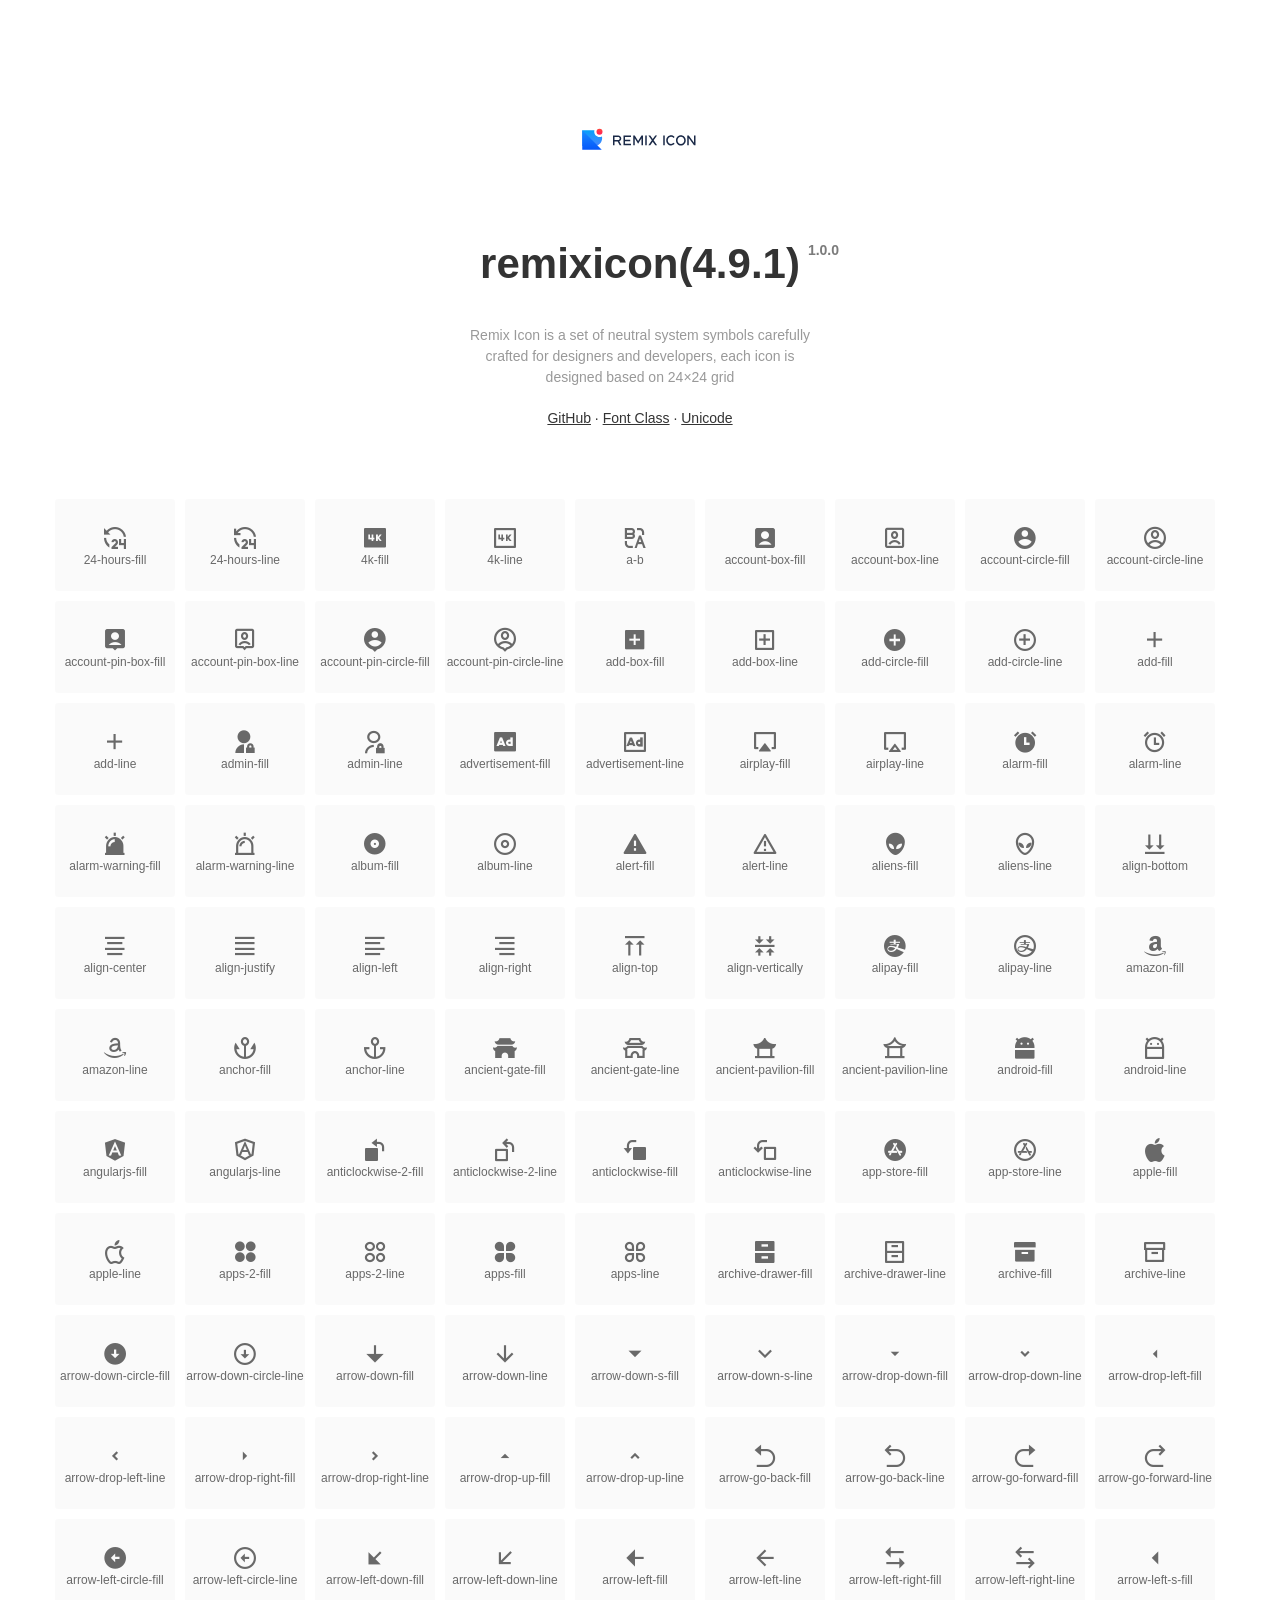
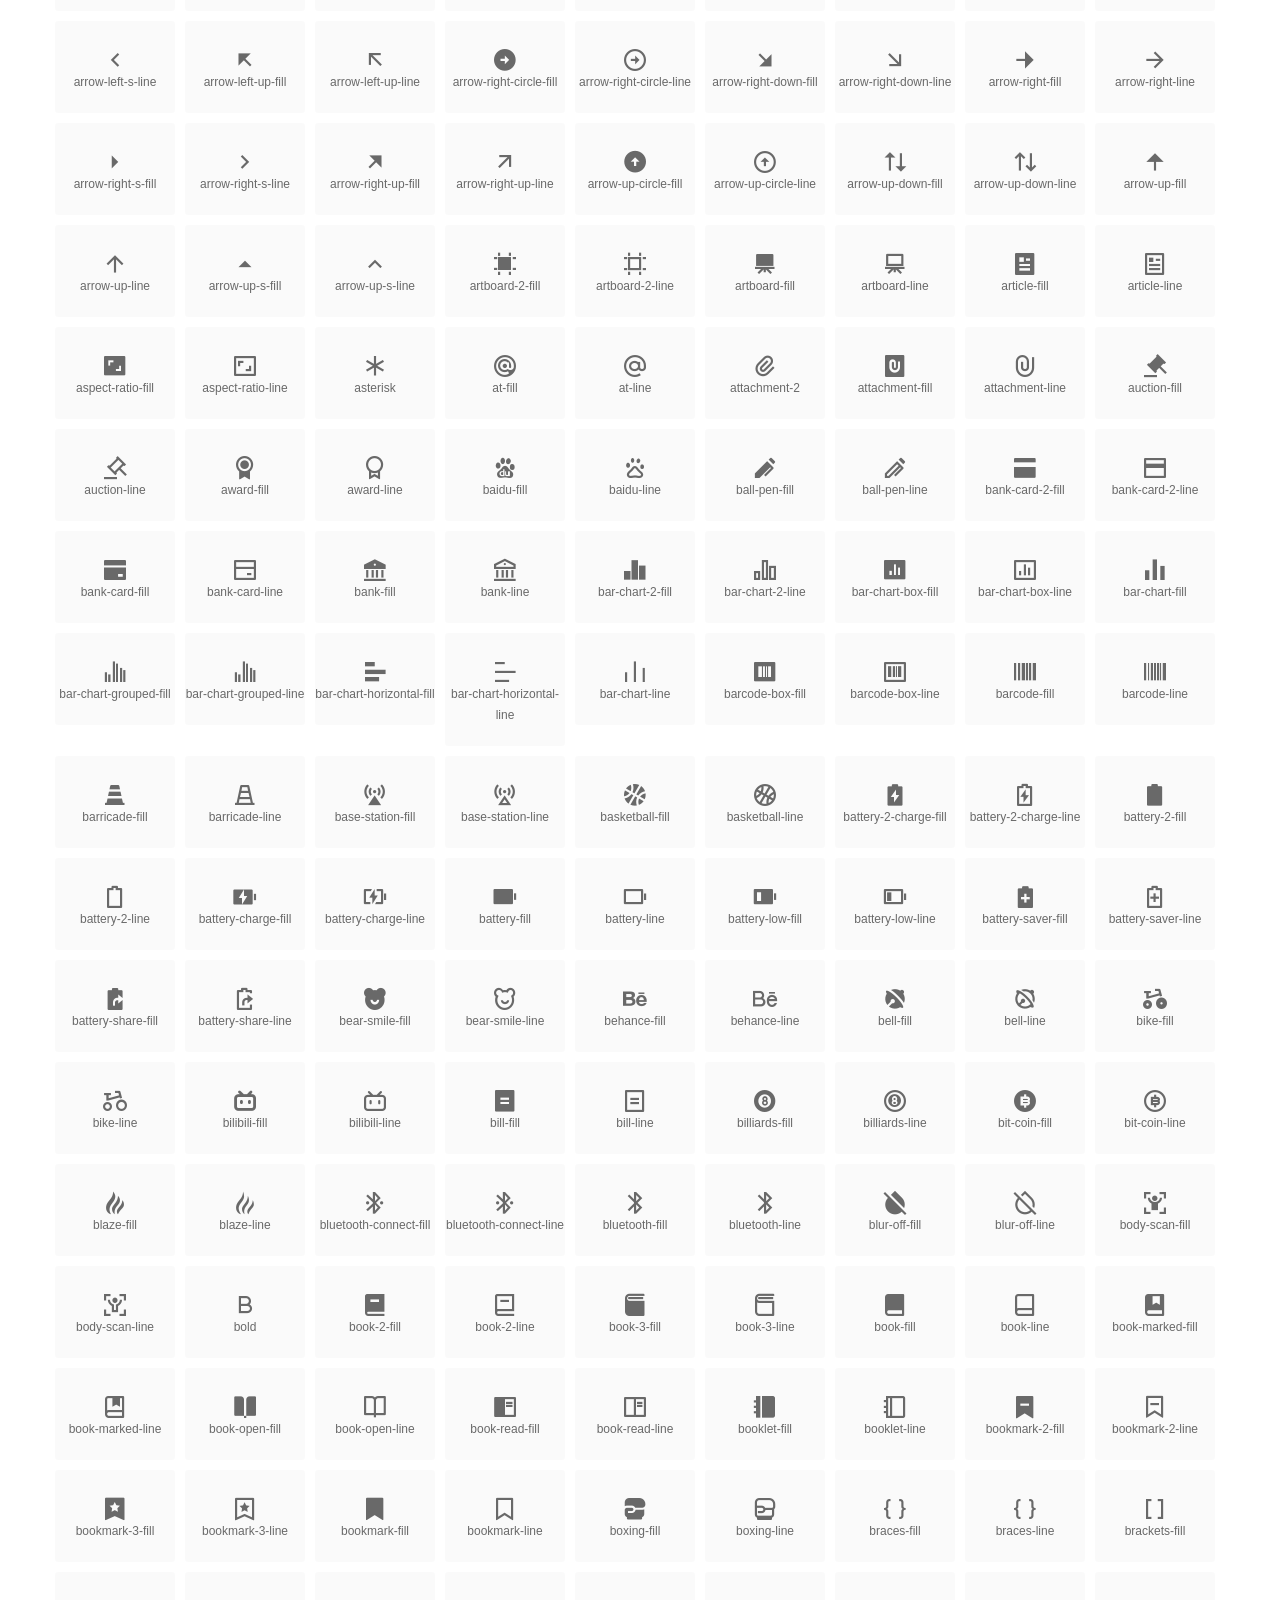
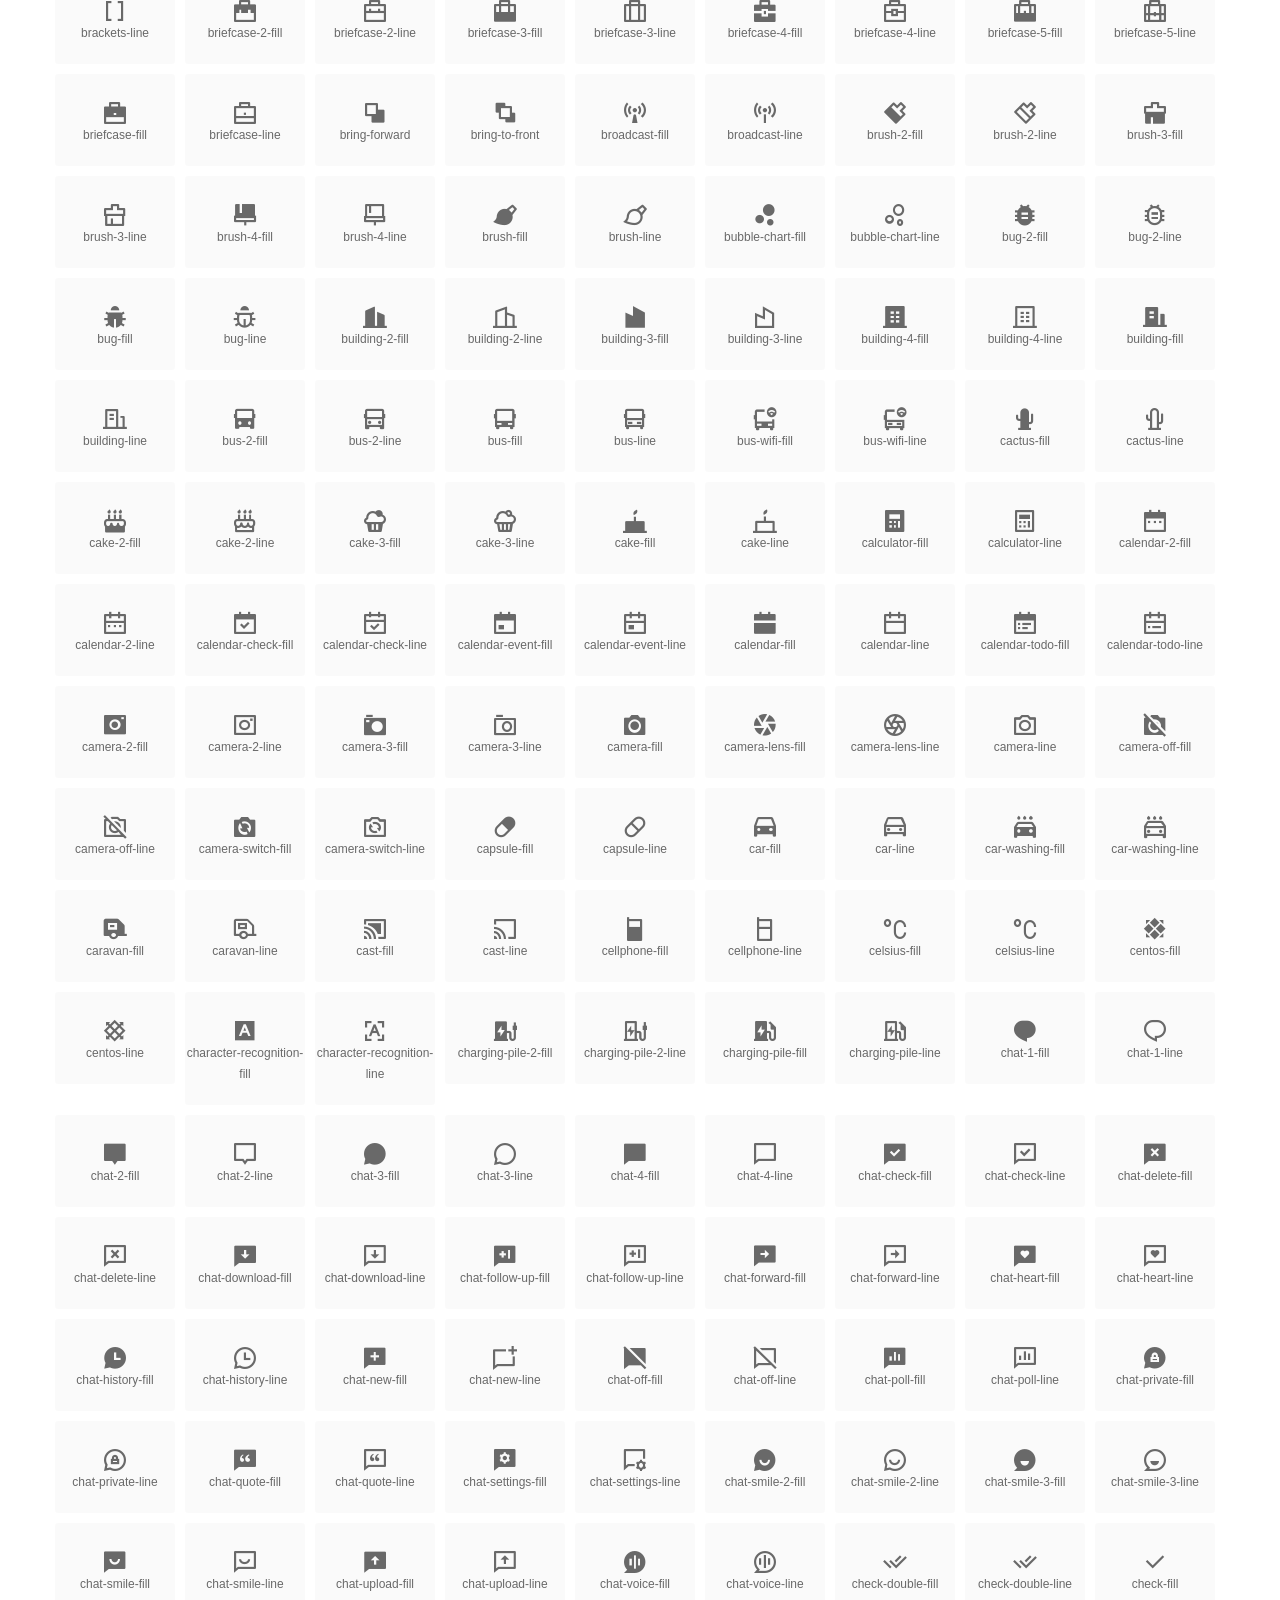
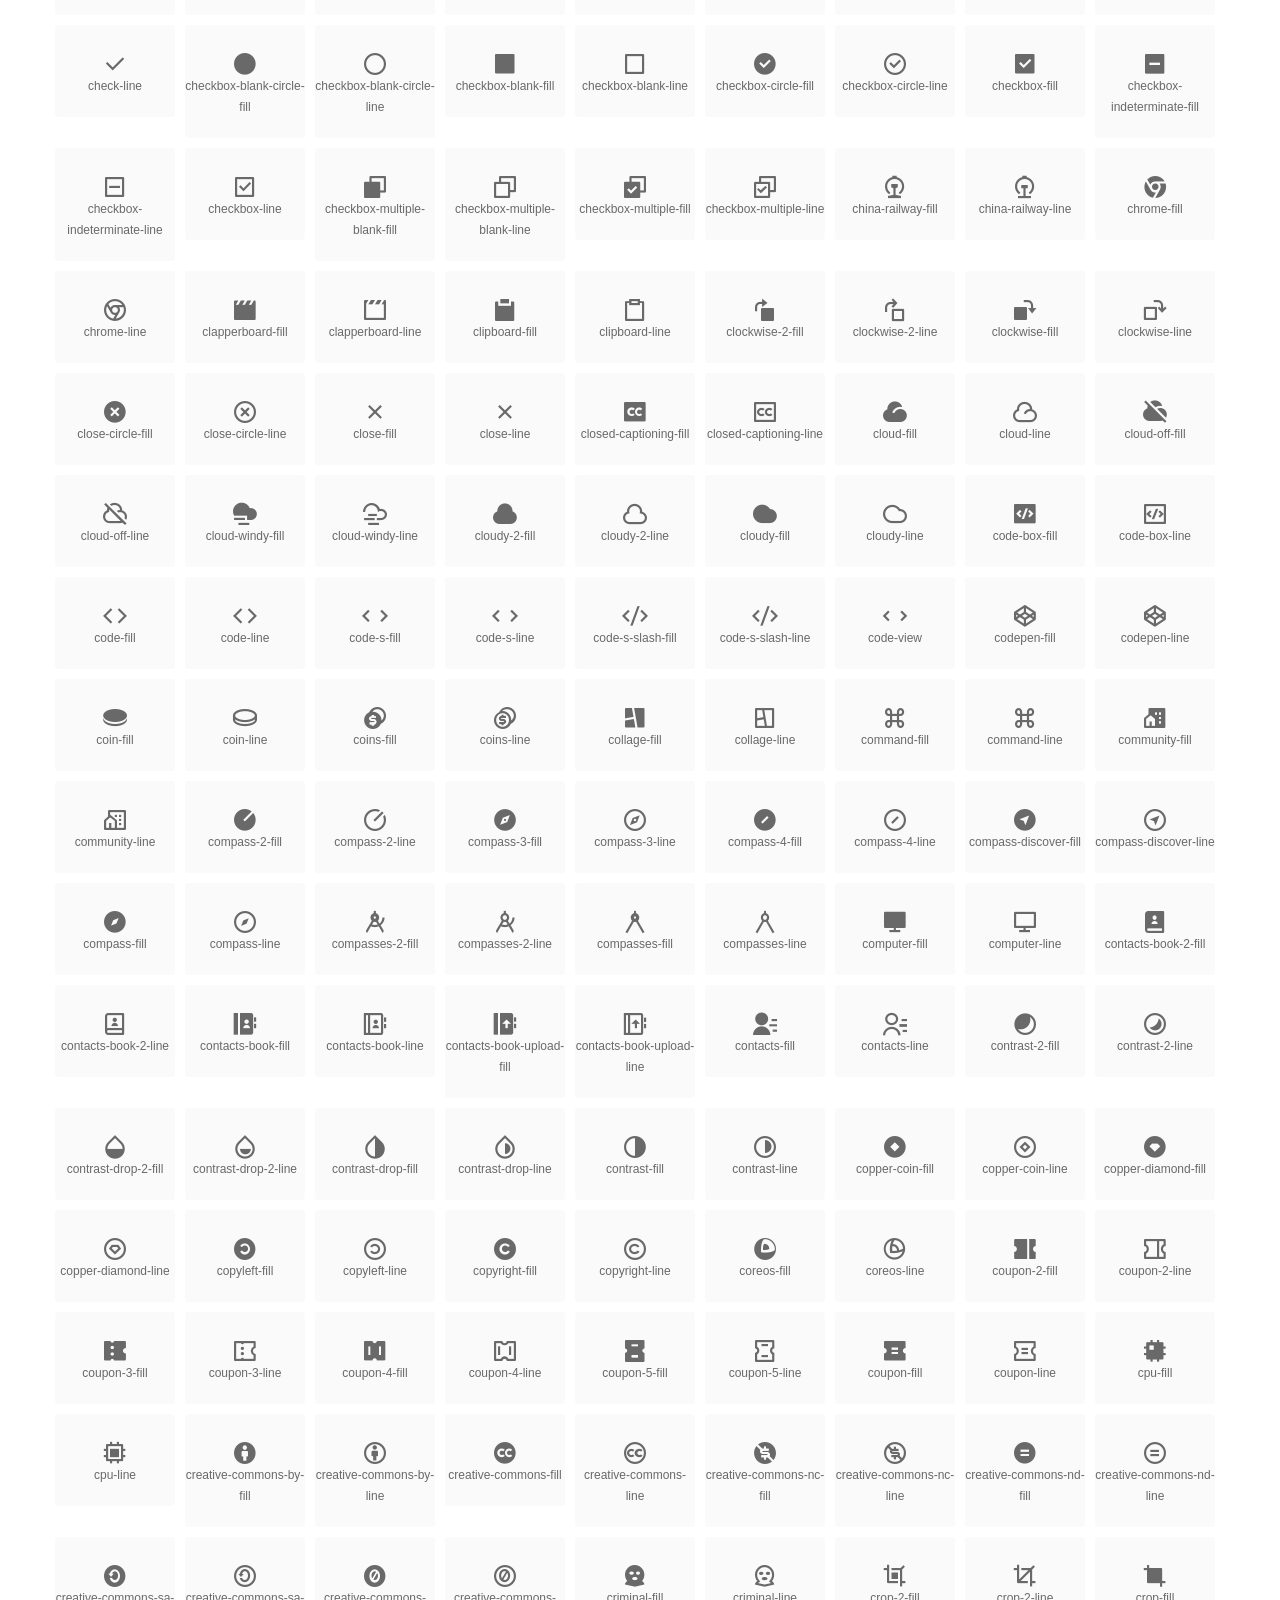
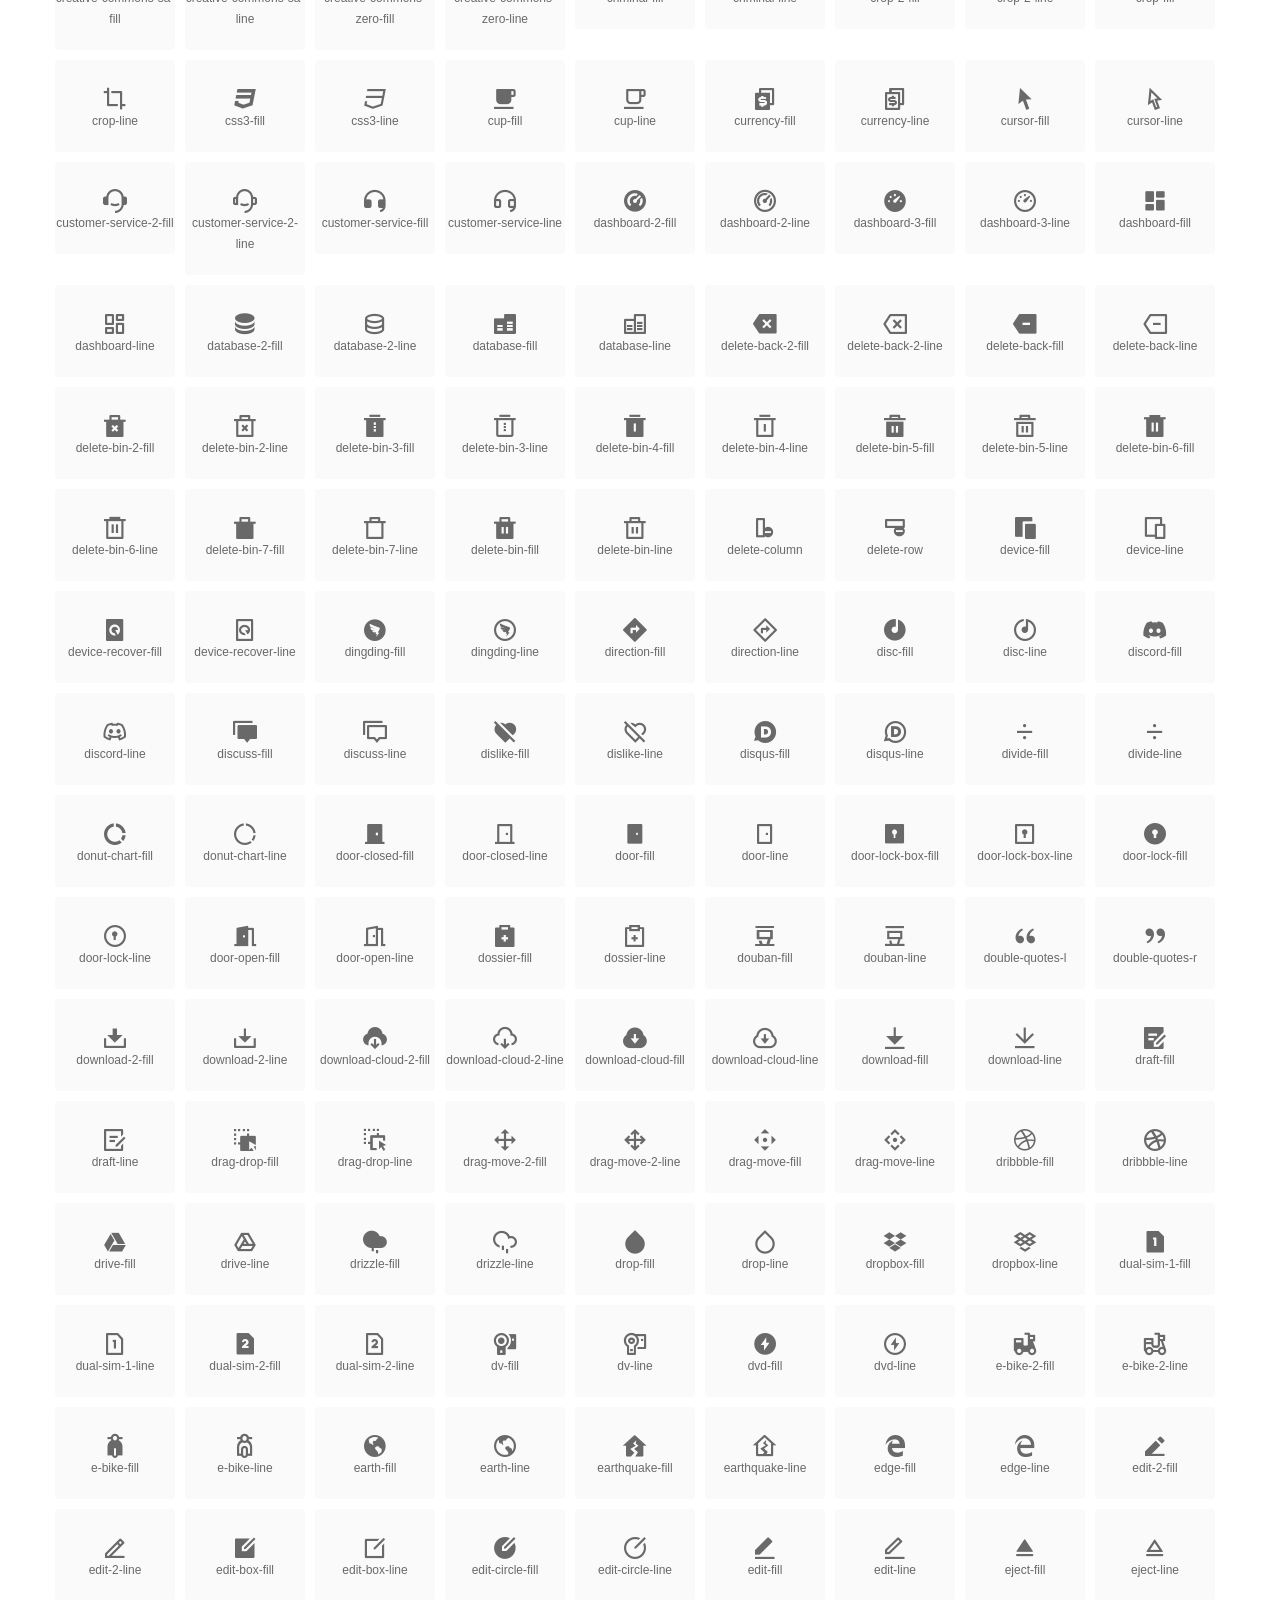
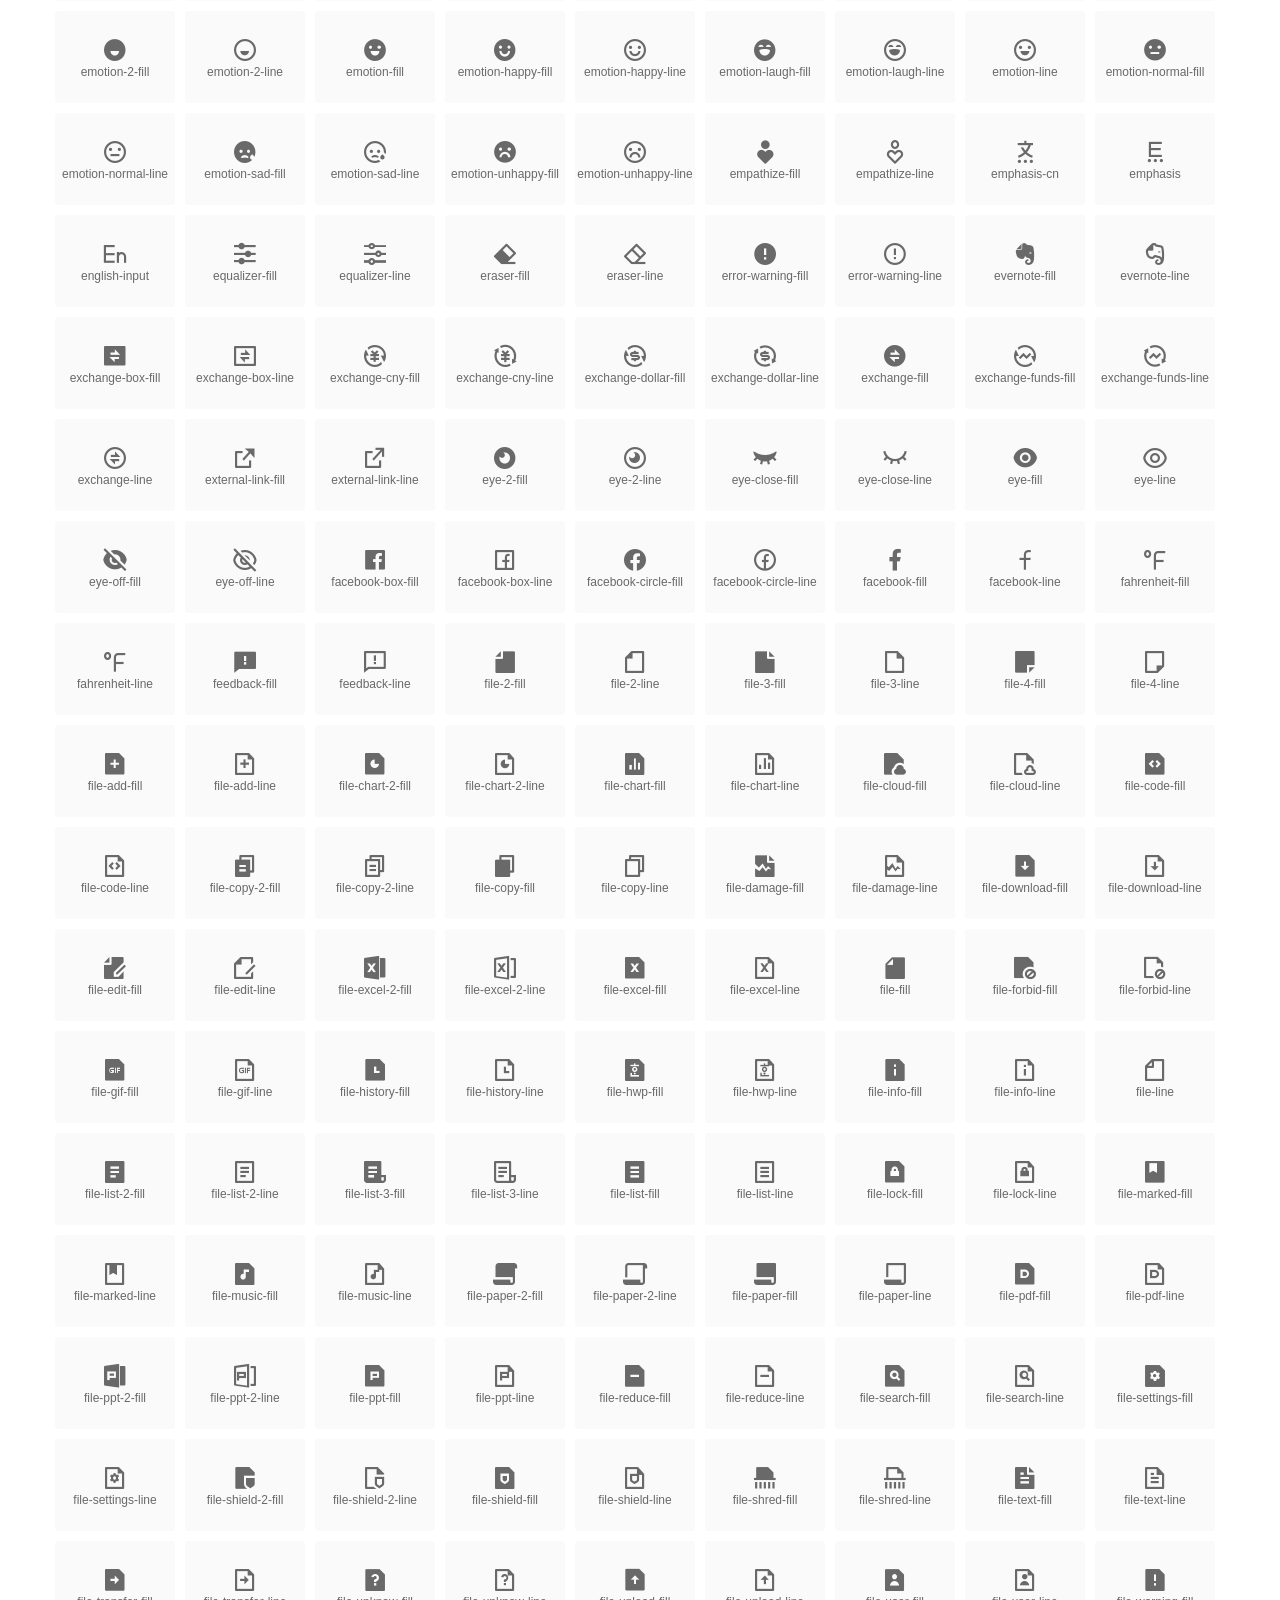
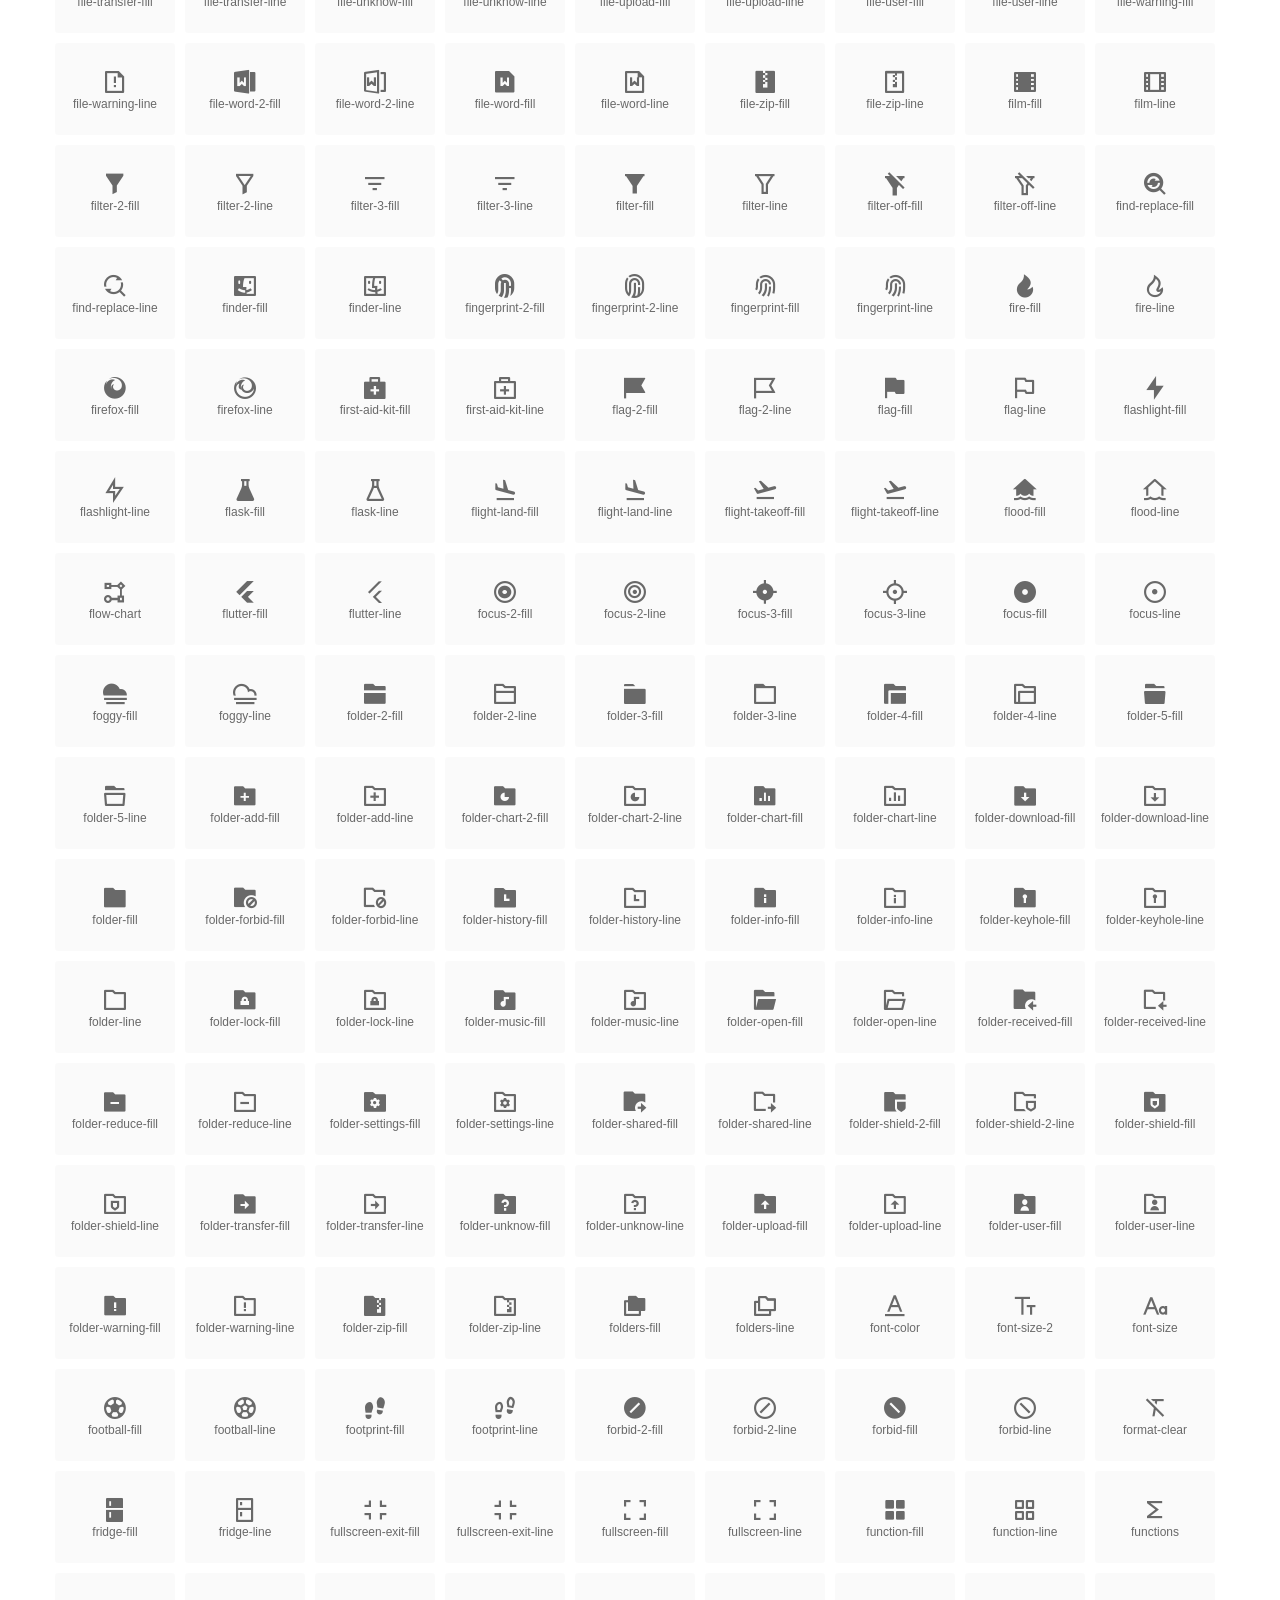
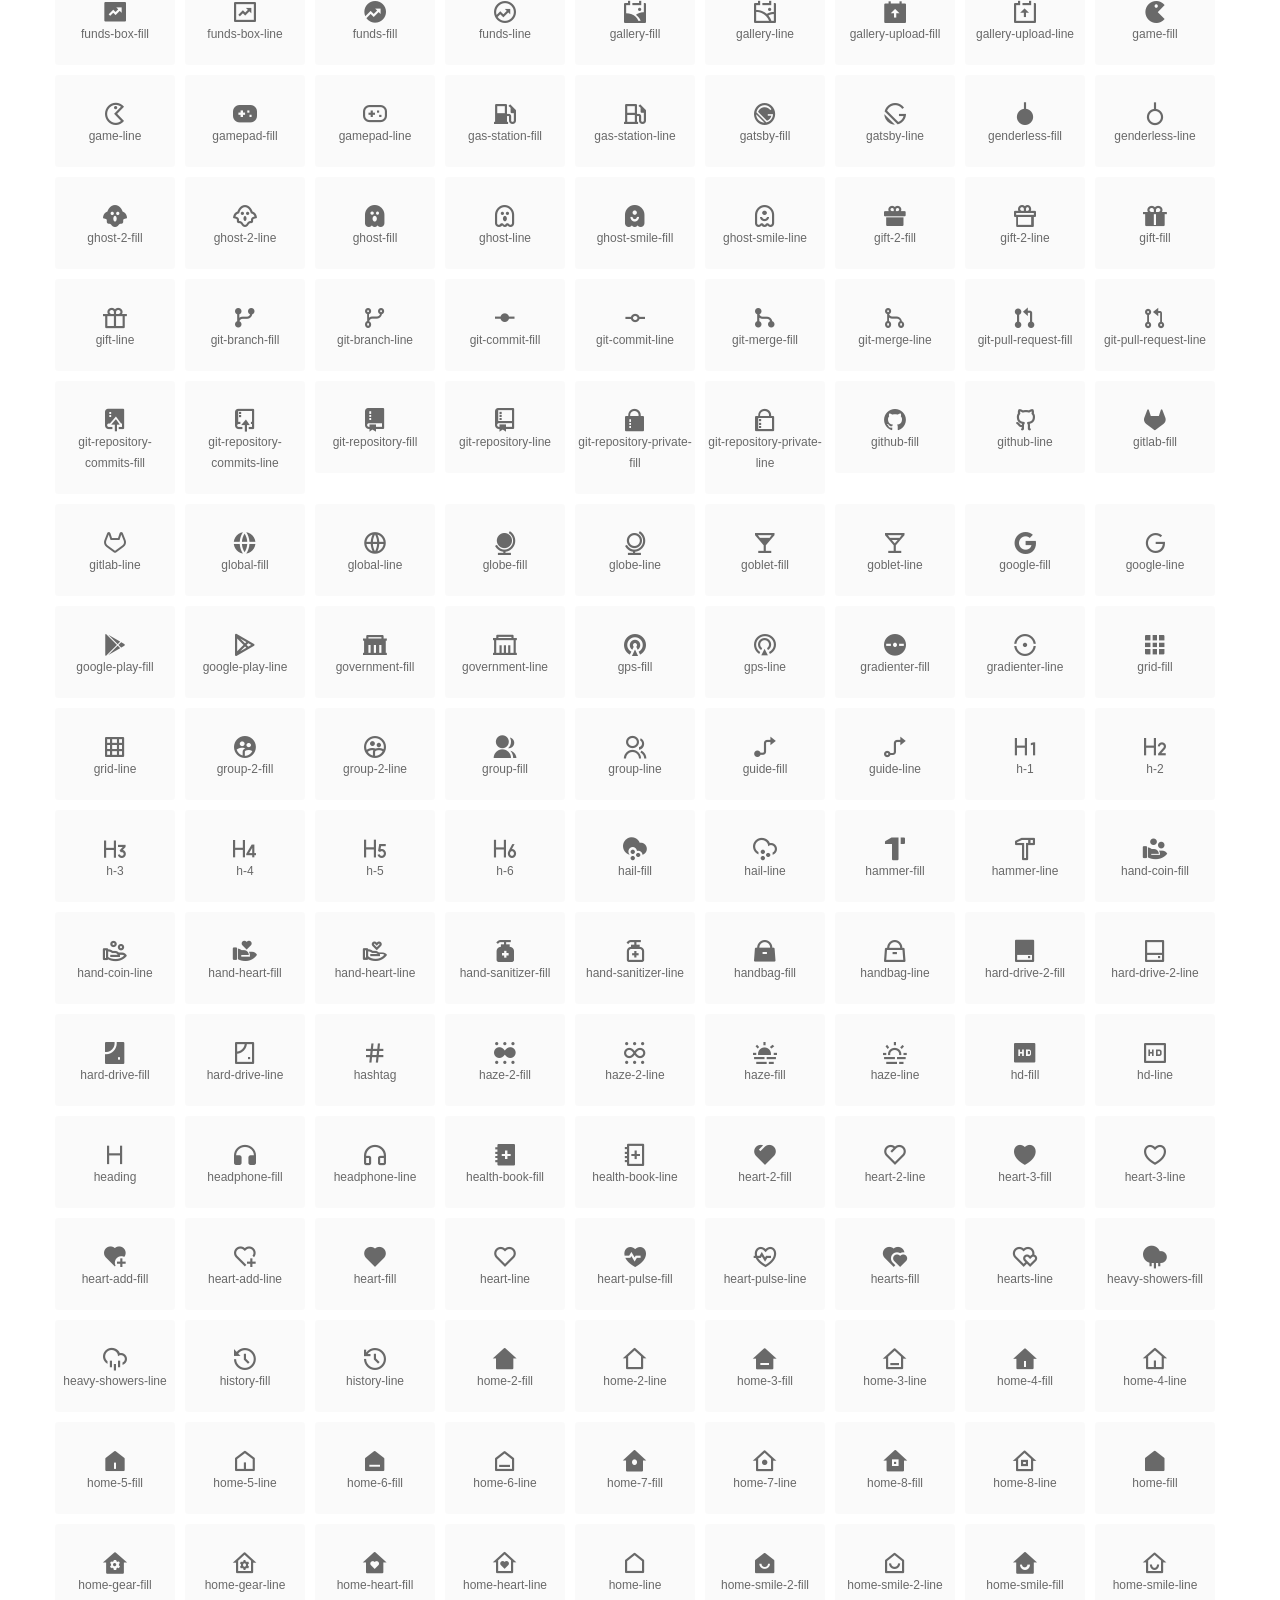
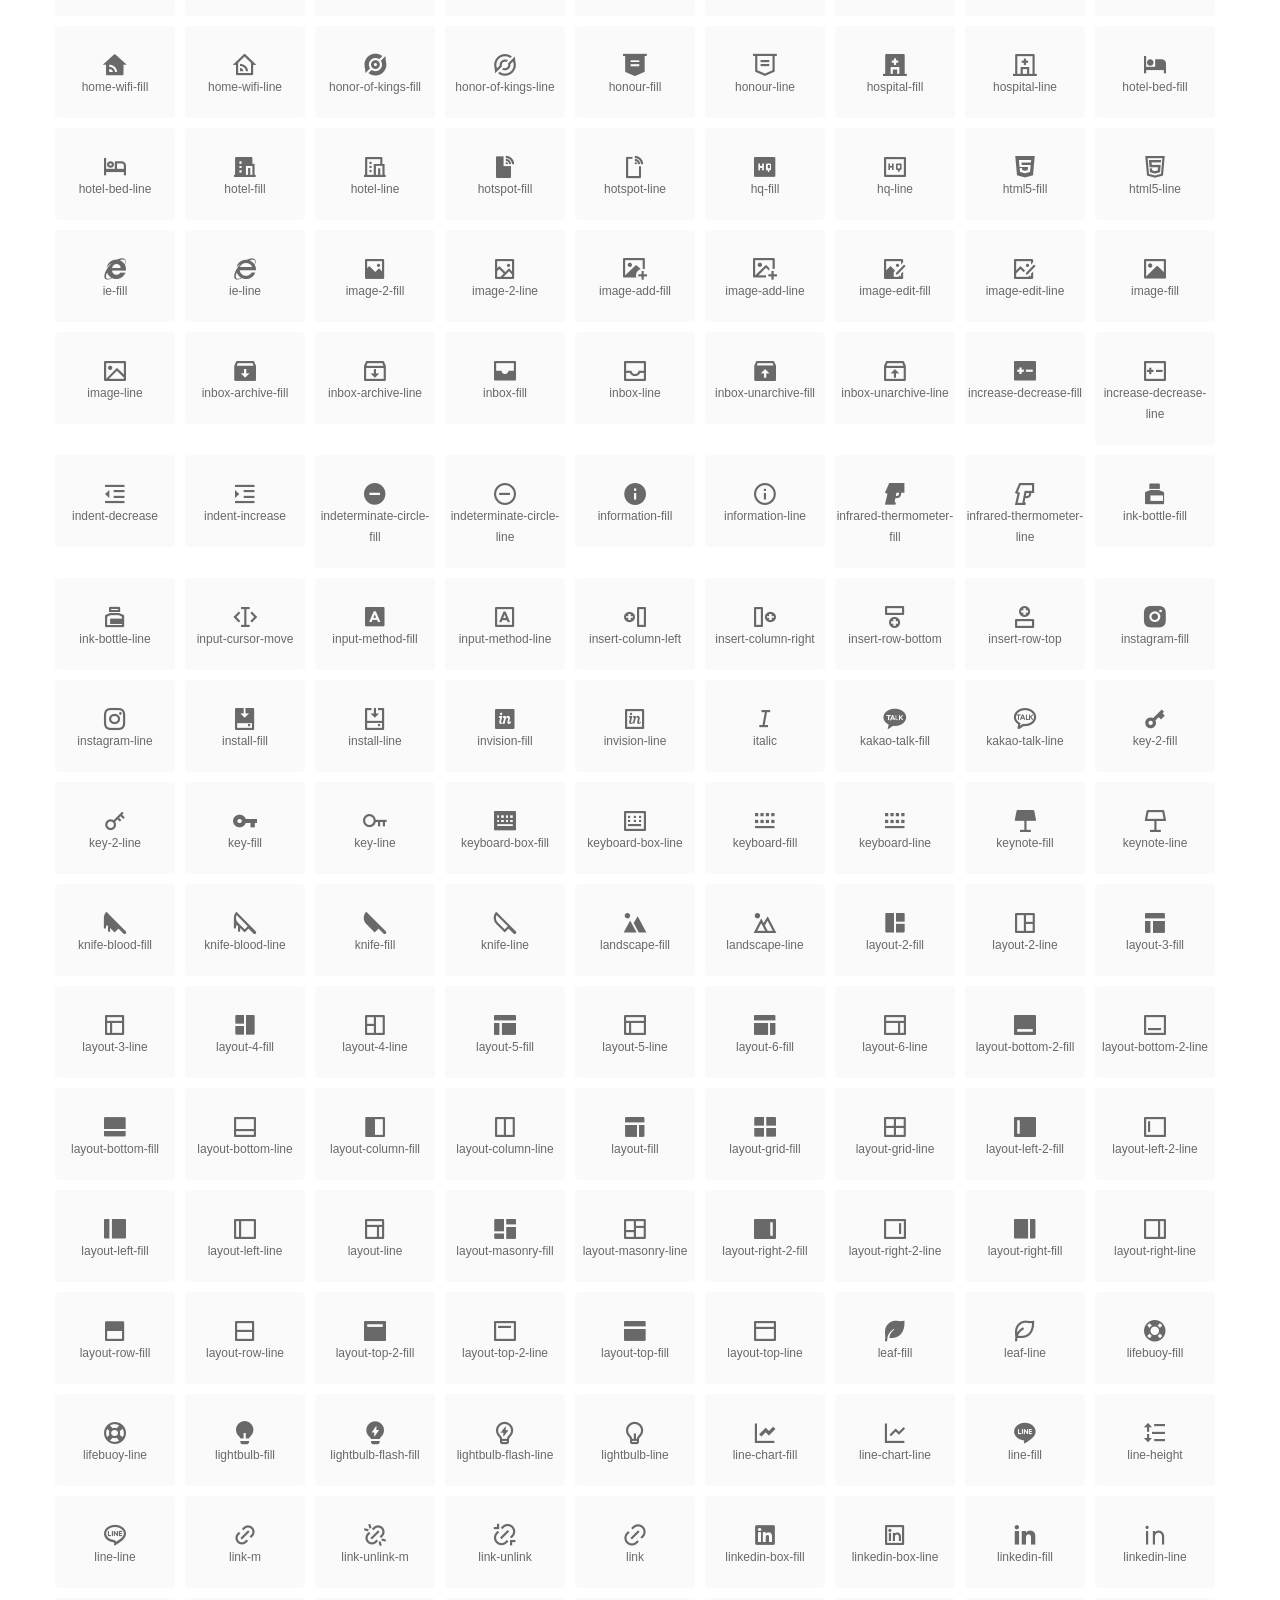
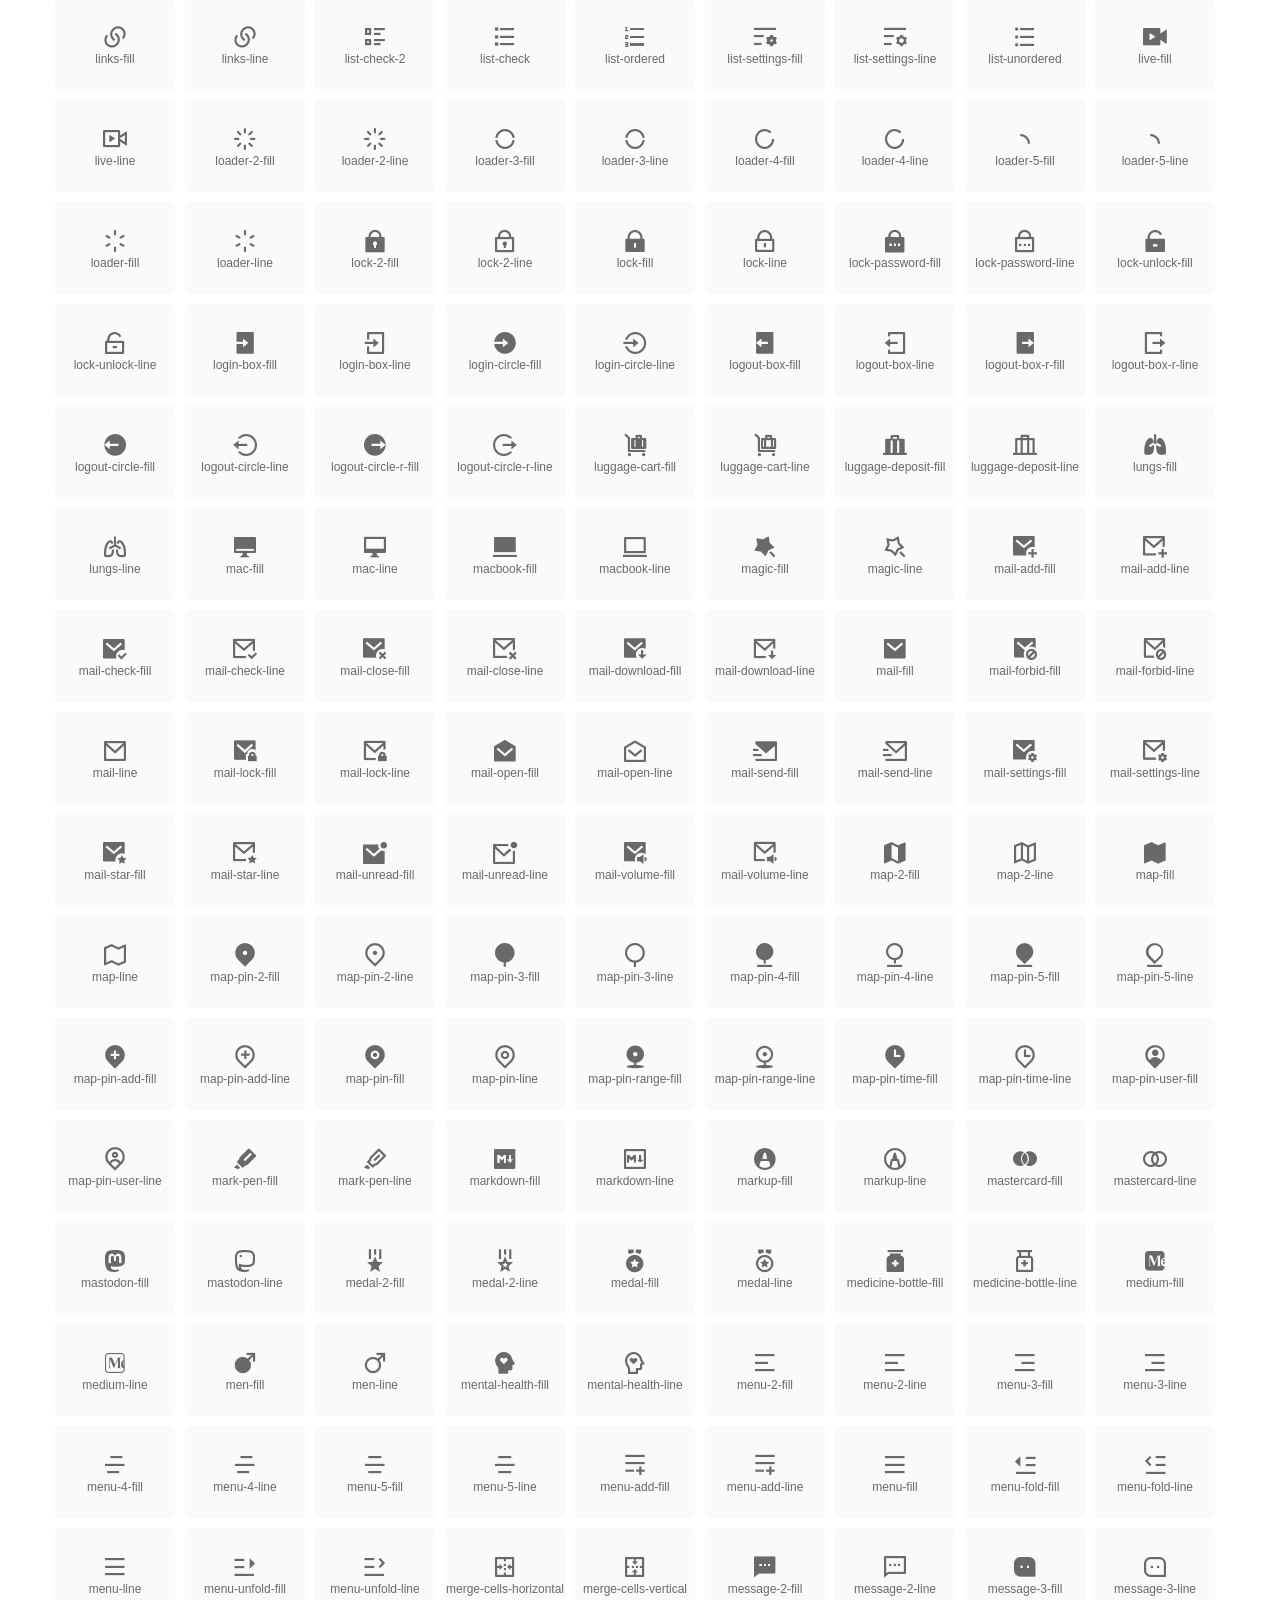
<file: assets/remixIcon/fonts/index.html>
<!DOCTYPE html>
<html lang="en">
<head>
  <meta charset="UTF-8">
  <title>remixicon(4.9.1)</title>
  <meta name="viewport" content="width=device-width,minimum-scale=1.0,maximum-scale=1.0,user-scalable=no">
   
  <meta name="description" content="Remix Icon is a set of neutral system symbols carefully crafted for designers and developers, each icon is designed based on 24×24 grid">
   
  <meta name="keywords" content="remixicon,TTF,EOT,WOFF,WOFF2,SVG">
  
  
  
  <link rel="stylesheet" href="remixicon.css" />
  
  <style>
    *{margin: 0;padding: 0;list-style: none;}
    body { color: #696969; font: 12px/1.5 tahoma, arial, \5b8b\4f53, sans-serif; }
    a { color: #333; text-decoration: underline; }
    a:hover { color: rgb(9, 73, 209); }
    .header { color: #333; text-align: center; padding: 80px 0 60px 0; min-height: 153px; font-size: 14px; }
    .header .logo svg { height: 120px; width: 120px; }
    .header h1 { font-size: 42px; padding: 26px 0 10px 0; }
    .header sup {font-size: 14px; margin: 8px 0 0 8px; position: absolute; color: #7b7b7b; }
    .info {
      color: #999;
      font-weight: normal;
      max-width: 346px;
      margin: 0 auto;
      padding: 20px 0;
      font-size: 14px;
    }

    .icons { max-width: 1190px; margin: 0 auto; }
    .icons ul { text-align: center; }
    .icons ul li {
      vertical-align: top;
      width: 120px;
      display: inline-block;
      text-align: center;
      background-color: rgba(0,0,0,.02);
      border-radius: 3px;
      padding: 29px 0 10px 0;
      margin-right: 10px;
      margin-top: 10px;
      transition: all 0.6s ease;
    }
    .icons ul li:hover { background-color: rgba(0,0,0,.06); }
    .icons ul li:hover span { color: #3c75e4; opacity: 1; }
    .icons ul li .unicode { color: #8c8c8c; opacity: 0.3; }
    .icons ul li h4 {
      font-weight: normal;
      padding: 10px 0 5px 0;
      display: block;
      color: #8c8c8c;
      font-size: 14px;
      line-height: 12px;
      opacity: 0.8;
    }
    .icons ul li:hover h4 { opacity: 1; }
    .icons ul li svg { width: 24px; height: 24px; }
    .icons ul li:hover { color: #3c75e4; }
    .footer { text-align: center; padding: 10px 0 90px 0; }
    .footer a { text-align: center; padding: 10px 0 90px 0; color: #696969;}
    .footer a:hover { color: #0949d1; }
    .links { text-align: center; padding: 50px 0 0 0; font-size: 14px; }
    
    .icons ul li.class-icon { font-size: 21px; line-height: 21px; padding-bottom: 20px; }
    .icons ul li.class-icon p{ font-size: 12px; }
    .icons ul li.class-icon [class^="ri-"]{ font-size: 26px; }
    
    
    
  </style>
  
</head>

<body>
  
  <div class="header">
    
    <div class="logo">
      <a href="./"><svg width="160" height="32" viewBox="0 0 160 32" fill="none" xmlns="http://www.w3.org/2000/svg">
<path d="M121.5 9.80005C123.33 9.80005 124.984 10.5797 126.165 11.8344L124.75 13.2496C123.929 12.3549 122.773 11.8 121.5 11.8C119.029 11.8 117 13.891 117 16.5C117 19.1091 119.029 21.2 121.5 21.2C122.773 21.2 123.929 20.6452 124.75 19.7505L126.165 21.1657C124.984 22.4204 123.33 23.2 121.5 23.2C117.91 23.2 115 20.2004 115 16.5C115 12.7997 117.91 9.80005 121.5 9.80005Z" fill="#1A2947"/>
<path d="M113 10V23H111V10H113Z" fill="#1A2947"/>
<path d="M154 23V9.99988H152L152 19.6019L144.997 9.99988L143 10.0039V23H145L145 13.3969L152 23H154Z" fill="#1A2947"/>
<path d="M68 10V12H60V15.5H67V17.5H60V21H68V23H58V10H68Z" fill="#1A2947"/>
<path d="M82 10L77.4999 17.201L73 10H71V23H73V13.775L77.4999 20.975L82 13.773V23H84V10H82Z" fill="#1A2947"/>
<path d="M89 10V23H87V10H89Z" fill="#1A2947"/>
<path d="M96.9999 14.7565L93.6689 9.99951H91.2279L95.7789 16.4995L91.2289 22.9995H93.6689L96.9999 18.2435L100.33 22.9995H102.772L98.2209 16.4995L102.773 9.99951H100.33L96.9999 14.7565Z" fill="#1A2947"/>
<path fill-rule="evenodd" clip-rule="evenodd" d="M141 16.5C141 12.7997 138.09 9.80005 134.5 9.80005C130.91 9.80005 128 12.7997 128 16.5C128 20.2004 130.91 23.2 134.5 23.2C138.09 23.2 141 20.2004 141 16.5ZM130 16.5C130 13.891 132.029 11.8 134.5 11.8C136.971 11.8 139 13.891 139 16.5C139 19.1091 136.971 21.2 134.5 21.2C132.029 21.2 130 19.1091 130 16.5Z" fill="#1A2947"/>
<path fill-rule="evenodd" clip-rule="evenodd" d="M51 10C53.2091 10 55 11.7909 55 14C55 15.7175 53.9176 17.1821 52.3977 17.749L55.1901 22.999H52.9251L50.267 18H46V23H44V10H51ZM46 11.999V15.999L51 16C52.1046 16 53 15.1046 53 14C53 12.8955 52.1 12 51 12L46 11.999Z" fill="#1A2947"/>
<path fill-rule="evenodd" clip-rule="evenodd" d="M19.2887 3.00389C19.1928 3.0013 19.0965 3 19 3H3V24H19C24.799 24 29.5 19.299 29.5 13.5C29.5 12.7108 29.4129 11.942 29.2479 11.2025C28.2772 11.7119 27.1722 12 26 12C22.134 12 19 8.86599 19 5C19 4.30645 19.1009 3.63646 19.2887 3.00389Z" fill="url(#paint0_linear_960_1054)"/>
<g filter="url(#filter0_b_960_1054)">
<path fill-rule="evenodd" clip-rule="evenodd" d="M3 3L29 29H3V3Z" fill="url(#paint1_linear_960_1054)"/>
</g>
<circle cx="26" cy="5" r="4" fill="url(#paint2_linear_960_1054)"/>
<defs>
<filter id="filter0_b_960_1054" x="-2.43656" y="-2.43656" width="36.8731" height="36.8731" filterUnits="userSpaceOnUse" color-interpolation-filters="sRGB">
<feFlood flood-opacity="0" result="BackgroundImageFix"/>
<feGaussianBlur in="BackgroundImage" stdDeviation="2.71828"/>
<feComposite in2="SourceAlpha" operator="in" result="effect1_backgroundBlur_960_1054"/>
<feBlend mode="normal" in="SourceGraphic" in2="effect1_backgroundBlur_960_1054" result="shape"/>
</filter>
<linearGradient id="paint0_linear_960_1054" x1="3" y1="3" x2="3" y2="24" gradientUnits="userSpaceOnUse">
<stop stop-color="#05A0FA"/>
<stop offset="1" stop-color="#4785FF"/>
</linearGradient>
<linearGradient id="paint1_linear_960_1054" x1="3" y1="3" x2="3" y2="29" gradientUnits="userSpaceOnUse">
<stop stop-color="#1A8CFF"/>
<stop offset="1" stop-color="#0557FA"/>
</linearGradient>
<linearGradient id="paint2_linear_960_1054" x1="22" y1="1" x2="22" y2="9" gradientUnits="userSpaceOnUse">
<stop stop-color="#FF463A"/>
<stop offset="1" stop-color="#FF1F5A"/>
</linearGradient>
</defs>
</svg>
</a>
    </div>
    
    <h1>remixicon(4.9.1)<sup>1.0.0</sup></h1>
    <div class="info">
      Remix Icon is a set of neutral system symbols carefully crafted for designers and developers, each icon is designed based on 24×24 grid
    </div>
    <p>
      
      <a href="https://github.com/Remix-Design/remixicon.git">GitHub</a> · 
      
      <a href="index.html">Font Class</a> · 
      
      <a href="unicode.html">Unicode</a>
      
    </p>
  </div>
  <div class="icons">
    <ul>
      <li class="class-icon"><i class="ri-24-hours-fill"></i><p class="name">24-hours-fill</p></li><li class="class-icon"><i class="ri-24-hours-line"></i><p class="name">24-hours-line</p></li><li class="class-icon"><i class="ri-4k-fill"></i><p class="name">4k-fill</p></li><li class="class-icon"><i class="ri-4k-line"></i><p class="name">4k-line</p></li><li class="class-icon"><i class="ri-a-b"></i><p class="name">a-b</p></li><li class="class-icon"><i class="ri-account-box-fill"></i><p class="name">account-box-fill</p></li><li class="class-icon"><i class="ri-account-box-line"></i><p class="name">account-box-line</p></li><li class="class-icon"><i class="ri-account-circle-fill"></i><p class="name">account-circle-fill</p></li><li class="class-icon"><i class="ri-account-circle-line"></i><p class="name">account-circle-line</p></li><li class="class-icon"><i class="ri-account-pin-box-fill"></i><p class="name">account-pin-box-fill</p></li><li class="class-icon"><i class="ri-account-pin-box-line"></i><p class="name">account-pin-box-line</p></li><li class="class-icon"><i class="ri-account-pin-circle-fill"></i><p class="name">account-pin-circle-fill</p></li><li class="class-icon"><i class="ri-account-pin-circle-line"></i><p class="name">account-pin-circle-line</p></li><li class="class-icon"><i class="ri-add-box-fill"></i><p class="name">add-box-fill</p></li><li class="class-icon"><i class="ri-add-box-line"></i><p class="name">add-box-line</p></li><li class="class-icon"><i class="ri-add-circle-fill"></i><p class="name">add-circle-fill</p></li><li class="class-icon"><i class="ri-add-circle-line"></i><p class="name">add-circle-line</p></li><li class="class-icon"><i class="ri-add-fill"></i><p class="name">add-fill</p></li><li class="class-icon"><i class="ri-add-line"></i><p class="name">add-line</p></li><li class="class-icon"><i class="ri-admin-fill"></i><p class="name">admin-fill</p></li><li class="class-icon"><i class="ri-admin-line"></i><p class="name">admin-line</p></li><li class="class-icon"><i class="ri-advertisement-fill"></i><p class="name">advertisement-fill</p></li><li class="class-icon"><i class="ri-advertisement-line"></i><p class="name">advertisement-line</p></li><li class="class-icon"><i class="ri-airplay-fill"></i><p class="name">airplay-fill</p></li><li class="class-icon"><i class="ri-airplay-line"></i><p class="name">airplay-line</p></li><li class="class-icon"><i class="ri-alarm-fill"></i><p class="name">alarm-fill</p></li><li class="class-icon"><i class="ri-alarm-line"></i><p class="name">alarm-line</p></li><li class="class-icon"><i class="ri-alarm-warning-fill"></i><p class="name">alarm-warning-fill</p></li><li class="class-icon"><i class="ri-alarm-warning-line"></i><p class="name">alarm-warning-line</p></li><li class="class-icon"><i class="ri-album-fill"></i><p class="name">album-fill</p></li><li class="class-icon"><i class="ri-album-line"></i><p class="name">album-line</p></li><li class="class-icon"><i class="ri-alert-fill"></i><p class="name">alert-fill</p></li><li class="class-icon"><i class="ri-alert-line"></i><p class="name">alert-line</p></li><li class="class-icon"><i class="ri-aliens-fill"></i><p class="name">aliens-fill</p></li><li class="class-icon"><i class="ri-aliens-line"></i><p class="name">aliens-line</p></li><li class="class-icon"><i class="ri-align-bottom"></i><p class="name">align-bottom</p></li><li class="class-icon"><i class="ri-align-center"></i><p class="name">align-center</p></li><li class="class-icon"><i class="ri-align-justify"></i><p class="name">align-justify</p></li><li class="class-icon"><i class="ri-align-left"></i><p class="name">align-left</p></li><li class="class-icon"><i class="ri-align-right"></i><p class="name">align-right</p></li><li class="class-icon"><i class="ri-align-top"></i><p class="name">align-top</p></li><li class="class-icon"><i class="ri-align-vertically"></i><p class="name">align-vertically</p></li><li class="class-icon"><i class="ri-alipay-fill"></i><p class="name">alipay-fill</p></li><li class="class-icon"><i class="ri-alipay-line"></i><p class="name">alipay-line</p></li><li class="class-icon"><i class="ri-amazon-fill"></i><p class="name">amazon-fill</p></li><li class="class-icon"><i class="ri-amazon-line"></i><p class="name">amazon-line</p></li><li class="class-icon"><i class="ri-anchor-fill"></i><p class="name">anchor-fill</p></li><li class="class-icon"><i class="ri-anchor-line"></i><p class="name">anchor-line</p></li><li class="class-icon"><i class="ri-ancient-gate-fill"></i><p class="name">ancient-gate-fill</p></li><li class="class-icon"><i class="ri-ancient-gate-line"></i><p class="name">ancient-gate-line</p></li><li class="class-icon"><i class="ri-ancient-pavilion-fill"></i><p class="name">ancient-pavilion-fill</p></li><li class="class-icon"><i class="ri-ancient-pavilion-line"></i><p class="name">ancient-pavilion-line</p></li><li class="class-icon"><i class="ri-android-fill"></i><p class="name">android-fill</p></li><li class="class-icon"><i class="ri-android-line"></i><p class="name">android-line</p></li><li class="class-icon"><i class="ri-angularjs-fill"></i><p class="name">angularjs-fill</p></li><li class="class-icon"><i class="ri-angularjs-line"></i><p class="name">angularjs-line</p></li><li class="class-icon"><i class="ri-anticlockwise-2-fill"></i><p class="name">anticlockwise-2-fill</p></li><li class="class-icon"><i class="ri-anticlockwise-2-line"></i><p class="name">anticlockwise-2-line</p></li><li class="class-icon"><i class="ri-anticlockwise-fill"></i><p class="name">anticlockwise-fill</p></li><li class="class-icon"><i class="ri-anticlockwise-line"></i><p class="name">anticlockwise-line</p></li><li class="class-icon"><i class="ri-app-store-fill"></i><p class="name">app-store-fill</p></li><li class="class-icon"><i class="ri-app-store-line"></i><p class="name">app-store-line</p></li><li class="class-icon"><i class="ri-apple-fill"></i><p class="name">apple-fill</p></li><li class="class-icon"><i class="ri-apple-line"></i><p class="name">apple-line</p></li><li class="class-icon"><i class="ri-apps-2-fill"></i><p class="name">apps-2-fill</p></li><li class="class-icon"><i class="ri-apps-2-line"></i><p class="name">apps-2-line</p></li><li class="class-icon"><i class="ri-apps-fill"></i><p class="name">apps-fill</p></li><li class="class-icon"><i class="ri-apps-line"></i><p class="name">apps-line</p></li><li class="class-icon"><i class="ri-archive-drawer-fill"></i><p class="name">archive-drawer-fill</p></li><li class="class-icon"><i class="ri-archive-drawer-line"></i><p class="name">archive-drawer-line</p></li><li class="class-icon"><i class="ri-archive-fill"></i><p class="name">archive-fill</p></li><li class="class-icon"><i class="ri-archive-line"></i><p class="name">archive-line</p></li><li class="class-icon"><i class="ri-arrow-down-circle-fill"></i><p class="name">arrow-down-circle-fill</p></li><li class="class-icon"><i class="ri-arrow-down-circle-line"></i><p class="name">arrow-down-circle-line</p></li><li class="class-icon"><i class="ri-arrow-down-fill"></i><p class="name">arrow-down-fill</p></li><li class="class-icon"><i class="ri-arrow-down-line"></i><p class="name">arrow-down-line</p></li><li class="class-icon"><i class="ri-arrow-down-s-fill"></i><p class="name">arrow-down-s-fill</p></li><li class="class-icon"><i class="ri-arrow-down-s-line"></i><p class="name">arrow-down-s-line</p></li><li class="class-icon"><i class="ri-arrow-drop-down-fill"></i><p class="name">arrow-drop-down-fill</p></li><li class="class-icon"><i class="ri-arrow-drop-down-line"></i><p class="name">arrow-drop-down-line</p></li><li class="class-icon"><i class="ri-arrow-drop-left-fill"></i><p class="name">arrow-drop-left-fill</p></li><li class="class-icon"><i class="ri-arrow-drop-left-line"></i><p class="name">arrow-drop-left-line</p></li><li class="class-icon"><i class="ri-arrow-drop-right-fill"></i><p class="name">arrow-drop-right-fill</p></li><li class="class-icon"><i class="ri-arrow-drop-right-line"></i><p class="name">arrow-drop-right-line</p></li><li class="class-icon"><i class="ri-arrow-drop-up-fill"></i><p class="name">arrow-drop-up-fill</p></li><li class="class-icon"><i class="ri-arrow-drop-up-line"></i><p class="name">arrow-drop-up-line</p></li><li class="class-icon"><i class="ri-arrow-go-back-fill"></i><p class="name">arrow-go-back-fill</p></li><li class="class-icon"><i class="ri-arrow-go-back-line"></i><p class="name">arrow-go-back-line</p></li><li class="class-icon"><i class="ri-arrow-go-forward-fill"></i><p class="name">arrow-go-forward-fill</p></li><li class="class-icon"><i class="ri-arrow-go-forward-line"></i><p class="name">arrow-go-forward-line</p></li><li class="class-icon"><i class="ri-arrow-left-circle-fill"></i><p class="name">arrow-left-circle-fill</p></li><li class="class-icon"><i class="ri-arrow-left-circle-line"></i><p class="name">arrow-left-circle-line</p></li><li class="class-icon"><i class="ri-arrow-left-down-fill"></i><p class="name">arrow-left-down-fill</p></li><li class="class-icon"><i class="ri-arrow-left-down-line"></i><p class="name">arrow-left-down-line</p></li><li class="class-icon"><i class="ri-arrow-left-fill"></i><p class="name">arrow-left-fill</p></li><li class="class-icon"><i class="ri-arrow-left-line"></i><p class="name">arrow-left-line</p></li><li class="class-icon"><i class="ri-arrow-left-right-fill"></i><p class="name">arrow-left-right-fill</p></li><li class="class-icon"><i class="ri-arrow-left-right-line"></i><p class="name">arrow-left-right-line</p></li><li class="class-icon"><i class="ri-arrow-left-s-fill"></i><p class="name">arrow-left-s-fill</p></li><li class="class-icon"><i class="ri-arrow-left-s-line"></i><p class="name">arrow-left-s-line</p></li><li class="class-icon"><i class="ri-arrow-left-up-fill"></i><p class="name">arrow-left-up-fill</p></li><li class="class-icon"><i class="ri-arrow-left-up-line"></i><p class="name">arrow-left-up-line</p></li><li class="class-icon"><i class="ri-arrow-right-circle-fill"></i><p class="name">arrow-right-circle-fill</p></li><li class="class-icon"><i class="ri-arrow-right-circle-line"></i><p class="name">arrow-right-circle-line</p></li><li class="class-icon"><i class="ri-arrow-right-down-fill"></i><p class="name">arrow-right-down-fill</p></li><li class="class-icon"><i class="ri-arrow-right-down-line"></i><p class="name">arrow-right-down-line</p></li><li class="class-icon"><i class="ri-arrow-right-fill"></i><p class="name">arrow-right-fill</p></li><li class="class-icon"><i class="ri-arrow-right-line"></i><p class="name">arrow-right-line</p></li><li class="class-icon"><i class="ri-arrow-right-s-fill"></i><p class="name">arrow-right-s-fill</p></li><li class="class-icon"><i class="ri-arrow-right-s-line"></i><p class="name">arrow-right-s-line</p></li><li class="class-icon"><i class="ri-arrow-right-up-fill"></i><p class="name">arrow-right-up-fill</p></li><li class="class-icon"><i class="ri-arrow-right-up-line"></i><p class="name">arrow-right-up-line</p></li><li class="class-icon"><i class="ri-arrow-up-circle-fill"></i><p class="name">arrow-up-circle-fill</p></li><li class="class-icon"><i class="ri-arrow-up-circle-line"></i><p class="name">arrow-up-circle-line</p></li><li class="class-icon"><i class="ri-arrow-up-down-fill"></i><p class="name">arrow-up-down-fill</p></li><li class="class-icon"><i class="ri-arrow-up-down-line"></i><p class="name">arrow-up-down-line</p></li><li class="class-icon"><i class="ri-arrow-up-fill"></i><p class="name">arrow-up-fill</p></li><li class="class-icon"><i class="ri-arrow-up-line"></i><p class="name">arrow-up-line</p></li><li class="class-icon"><i class="ri-arrow-up-s-fill"></i><p class="name">arrow-up-s-fill</p></li><li class="class-icon"><i class="ri-arrow-up-s-line"></i><p class="name">arrow-up-s-line</p></li><li class="class-icon"><i class="ri-artboard-2-fill"></i><p class="name">artboard-2-fill</p></li><li class="class-icon"><i class="ri-artboard-2-line"></i><p class="name">artboard-2-line</p></li><li class="class-icon"><i class="ri-artboard-fill"></i><p class="name">artboard-fill</p></li><li class="class-icon"><i class="ri-artboard-line"></i><p class="name">artboard-line</p></li><li class="class-icon"><i class="ri-article-fill"></i><p class="name">article-fill</p></li><li class="class-icon"><i class="ri-article-line"></i><p class="name">article-line</p></li><li class="class-icon"><i class="ri-aspect-ratio-fill"></i><p class="name">aspect-ratio-fill</p></li><li class="class-icon"><i class="ri-aspect-ratio-line"></i><p class="name">aspect-ratio-line</p></li><li class="class-icon"><i class="ri-asterisk"></i><p class="name">asterisk</p></li><li class="class-icon"><i class="ri-at-fill"></i><p class="name">at-fill</p></li><li class="class-icon"><i class="ri-at-line"></i><p class="name">at-line</p></li><li class="class-icon"><i class="ri-attachment-2"></i><p class="name">attachment-2</p></li><li class="class-icon"><i class="ri-attachment-fill"></i><p class="name">attachment-fill</p></li><li class="class-icon"><i class="ri-attachment-line"></i><p class="name">attachment-line</p></li><li class="class-icon"><i class="ri-auction-fill"></i><p class="name">auction-fill</p></li><li class="class-icon"><i class="ri-auction-line"></i><p class="name">auction-line</p></li><li class="class-icon"><i class="ri-award-fill"></i><p class="name">award-fill</p></li><li class="class-icon"><i class="ri-award-line"></i><p class="name">award-line</p></li><li class="class-icon"><i class="ri-baidu-fill"></i><p class="name">baidu-fill</p></li><li class="class-icon"><i class="ri-baidu-line"></i><p class="name">baidu-line</p></li><li class="class-icon"><i class="ri-ball-pen-fill"></i><p class="name">ball-pen-fill</p></li><li class="class-icon"><i class="ri-ball-pen-line"></i><p class="name">ball-pen-line</p></li><li class="class-icon"><i class="ri-bank-card-2-fill"></i><p class="name">bank-card-2-fill</p></li><li class="class-icon"><i class="ri-bank-card-2-line"></i><p class="name">bank-card-2-line</p></li><li class="class-icon"><i class="ri-bank-card-fill"></i><p class="name">bank-card-fill</p></li><li class="class-icon"><i class="ri-bank-card-line"></i><p class="name">bank-card-line</p></li><li class="class-icon"><i class="ri-bank-fill"></i><p class="name">bank-fill</p></li><li class="class-icon"><i class="ri-bank-line"></i><p class="name">bank-line</p></li><li class="class-icon"><i class="ri-bar-chart-2-fill"></i><p class="name">bar-chart-2-fill</p></li><li class="class-icon"><i class="ri-bar-chart-2-line"></i><p class="name">bar-chart-2-line</p></li><li class="class-icon"><i class="ri-bar-chart-box-fill"></i><p class="name">bar-chart-box-fill</p></li><li class="class-icon"><i class="ri-bar-chart-box-line"></i><p class="name">bar-chart-box-line</p></li><li class="class-icon"><i class="ri-bar-chart-fill"></i><p class="name">bar-chart-fill</p></li><li class="class-icon"><i class="ri-bar-chart-grouped-fill"></i><p class="name">bar-chart-grouped-fill</p></li><li class="class-icon"><i class="ri-bar-chart-grouped-line"></i><p class="name">bar-chart-grouped-line</p></li><li class="class-icon"><i class="ri-bar-chart-horizontal-fill"></i><p class="name">bar-chart-horizontal-fill</p></li><li class="class-icon"><i class="ri-bar-chart-horizontal-line"></i><p class="name">bar-chart-horizontal-line</p></li><li class="class-icon"><i class="ri-bar-chart-line"></i><p class="name">bar-chart-line</p></li><li class="class-icon"><i class="ri-barcode-box-fill"></i><p class="name">barcode-box-fill</p></li><li class="class-icon"><i class="ri-barcode-box-line"></i><p class="name">barcode-box-line</p></li><li class="class-icon"><i class="ri-barcode-fill"></i><p class="name">barcode-fill</p></li><li class="class-icon"><i class="ri-barcode-line"></i><p class="name">barcode-line</p></li><li class="class-icon"><i class="ri-barricade-fill"></i><p class="name">barricade-fill</p></li><li class="class-icon"><i class="ri-barricade-line"></i><p class="name">barricade-line</p></li><li class="class-icon"><i class="ri-base-station-fill"></i><p class="name">base-station-fill</p></li><li class="class-icon"><i class="ri-base-station-line"></i><p class="name">base-station-line</p></li><li class="class-icon"><i class="ri-basketball-fill"></i><p class="name">basketball-fill</p></li><li class="class-icon"><i class="ri-basketball-line"></i><p class="name">basketball-line</p></li><li class="class-icon"><i class="ri-battery-2-charge-fill"></i><p class="name">battery-2-charge-fill</p></li><li class="class-icon"><i class="ri-battery-2-charge-line"></i><p class="name">battery-2-charge-line</p></li><li class="class-icon"><i class="ri-battery-2-fill"></i><p class="name">battery-2-fill</p></li><li class="class-icon"><i class="ri-battery-2-line"></i><p class="name">battery-2-line</p></li><li class="class-icon"><i class="ri-battery-charge-fill"></i><p class="name">battery-charge-fill</p></li><li class="class-icon"><i class="ri-battery-charge-line"></i><p class="name">battery-charge-line</p></li><li class="class-icon"><i class="ri-battery-fill"></i><p class="name">battery-fill</p></li><li class="class-icon"><i class="ri-battery-line"></i><p class="name">battery-line</p></li><li class="class-icon"><i class="ri-battery-low-fill"></i><p class="name">battery-low-fill</p></li><li class="class-icon"><i class="ri-battery-low-line"></i><p class="name">battery-low-line</p></li><li class="class-icon"><i class="ri-battery-saver-fill"></i><p class="name">battery-saver-fill</p></li><li class="class-icon"><i class="ri-battery-saver-line"></i><p class="name">battery-saver-line</p></li><li class="class-icon"><i class="ri-battery-share-fill"></i><p class="name">battery-share-fill</p></li><li class="class-icon"><i class="ri-battery-share-line"></i><p class="name">battery-share-line</p></li><li class="class-icon"><i class="ri-bear-smile-fill"></i><p class="name">bear-smile-fill</p></li><li class="class-icon"><i class="ri-bear-smile-line"></i><p class="name">bear-smile-line</p></li><li class="class-icon"><i class="ri-behance-fill"></i><p class="name">behance-fill</p></li><li class="class-icon"><i class="ri-behance-line"></i><p class="name">behance-line</p></li><li class="class-icon"><i class="ri-bell-fill"></i><p class="name">bell-fill</p></li><li class="class-icon"><i class="ri-bell-line"></i><p class="name">bell-line</p></li><li class="class-icon"><i class="ri-bike-fill"></i><p class="name">bike-fill</p></li><li class="class-icon"><i class="ri-bike-line"></i><p class="name">bike-line</p></li><li class="class-icon"><i class="ri-bilibili-fill"></i><p class="name">bilibili-fill</p></li><li class="class-icon"><i class="ri-bilibili-line"></i><p class="name">bilibili-line</p></li><li class="class-icon"><i class="ri-bill-fill"></i><p class="name">bill-fill</p></li><li class="class-icon"><i class="ri-bill-line"></i><p class="name">bill-line</p></li><li class="class-icon"><i class="ri-billiards-fill"></i><p class="name">billiards-fill</p></li><li class="class-icon"><i class="ri-billiards-line"></i><p class="name">billiards-line</p></li><li class="class-icon"><i class="ri-bit-coin-fill"></i><p class="name">bit-coin-fill</p></li><li class="class-icon"><i class="ri-bit-coin-line"></i><p class="name">bit-coin-line</p></li><li class="class-icon"><i class="ri-blaze-fill"></i><p class="name">blaze-fill</p></li><li class="class-icon"><i class="ri-blaze-line"></i><p class="name">blaze-line</p></li><li class="class-icon"><i class="ri-bluetooth-connect-fill"></i><p class="name">bluetooth-connect-fill</p></li><li class="class-icon"><i class="ri-bluetooth-connect-line"></i><p class="name">bluetooth-connect-line</p></li><li class="class-icon"><i class="ri-bluetooth-fill"></i><p class="name">bluetooth-fill</p></li><li class="class-icon"><i class="ri-bluetooth-line"></i><p class="name">bluetooth-line</p></li><li class="class-icon"><i class="ri-blur-off-fill"></i><p class="name">blur-off-fill</p></li><li class="class-icon"><i class="ri-blur-off-line"></i><p class="name">blur-off-line</p></li><li class="class-icon"><i class="ri-body-scan-fill"></i><p class="name">body-scan-fill</p></li><li class="class-icon"><i class="ri-body-scan-line"></i><p class="name">body-scan-line</p></li><li class="class-icon"><i class="ri-bold"></i><p class="name">bold</p></li><li class="class-icon"><i class="ri-book-2-fill"></i><p class="name">book-2-fill</p></li><li class="class-icon"><i class="ri-book-2-line"></i><p class="name">book-2-line</p></li><li class="class-icon"><i class="ri-book-3-fill"></i><p class="name">book-3-fill</p></li><li class="class-icon"><i class="ri-book-3-line"></i><p class="name">book-3-line</p></li><li class="class-icon"><i class="ri-book-fill"></i><p class="name">book-fill</p></li><li class="class-icon"><i class="ri-book-line"></i><p class="name">book-line</p></li><li class="class-icon"><i class="ri-book-marked-fill"></i><p class="name">book-marked-fill</p></li><li class="class-icon"><i class="ri-book-marked-line"></i><p class="name">book-marked-line</p></li><li class="class-icon"><i class="ri-book-open-fill"></i><p class="name">book-open-fill</p></li><li class="class-icon"><i class="ri-book-open-line"></i><p class="name">book-open-line</p></li><li class="class-icon"><i class="ri-book-read-fill"></i><p class="name">book-read-fill</p></li><li class="class-icon"><i class="ri-book-read-line"></i><p class="name">book-read-line</p></li><li class="class-icon"><i class="ri-booklet-fill"></i><p class="name">booklet-fill</p></li><li class="class-icon"><i class="ri-booklet-line"></i><p class="name">booklet-line</p></li><li class="class-icon"><i class="ri-bookmark-2-fill"></i><p class="name">bookmark-2-fill</p></li><li class="class-icon"><i class="ri-bookmark-2-line"></i><p class="name">bookmark-2-line</p></li><li class="class-icon"><i class="ri-bookmark-3-fill"></i><p class="name">bookmark-3-fill</p></li><li class="class-icon"><i class="ri-bookmark-3-line"></i><p class="name">bookmark-3-line</p></li><li class="class-icon"><i class="ri-bookmark-fill"></i><p class="name">bookmark-fill</p></li><li class="class-icon"><i class="ri-bookmark-line"></i><p class="name">bookmark-line</p></li><li class="class-icon"><i class="ri-boxing-fill"></i><p class="name">boxing-fill</p></li><li class="class-icon"><i class="ri-boxing-line"></i><p class="name">boxing-line</p></li><li class="class-icon"><i class="ri-braces-fill"></i><p class="name">braces-fill</p></li><li class="class-icon"><i class="ri-braces-line"></i><p class="name">braces-line</p></li><li class="class-icon"><i class="ri-brackets-fill"></i><p class="name">brackets-fill</p></li><li class="class-icon"><i class="ri-brackets-line"></i><p class="name">brackets-line</p></li><li class="class-icon"><i class="ri-briefcase-2-fill"></i><p class="name">briefcase-2-fill</p></li><li class="class-icon"><i class="ri-briefcase-2-line"></i><p class="name">briefcase-2-line</p></li><li class="class-icon"><i class="ri-briefcase-3-fill"></i><p class="name">briefcase-3-fill</p></li><li class="class-icon"><i class="ri-briefcase-3-line"></i><p class="name">briefcase-3-line</p></li><li class="class-icon"><i class="ri-briefcase-4-fill"></i><p class="name">briefcase-4-fill</p></li><li class="class-icon"><i class="ri-briefcase-4-line"></i><p class="name">briefcase-4-line</p></li><li class="class-icon"><i class="ri-briefcase-5-fill"></i><p class="name">briefcase-5-fill</p></li><li class="class-icon"><i class="ri-briefcase-5-line"></i><p class="name">briefcase-5-line</p></li><li class="class-icon"><i class="ri-briefcase-fill"></i><p class="name">briefcase-fill</p></li><li class="class-icon"><i class="ri-briefcase-line"></i><p class="name">briefcase-line</p></li><li class="class-icon"><i class="ri-bring-forward"></i><p class="name">bring-forward</p></li><li class="class-icon"><i class="ri-bring-to-front"></i><p class="name">bring-to-front</p></li><li class="class-icon"><i class="ri-broadcast-fill"></i><p class="name">broadcast-fill</p></li><li class="class-icon"><i class="ri-broadcast-line"></i><p class="name">broadcast-line</p></li><li class="class-icon"><i class="ri-brush-2-fill"></i><p class="name">brush-2-fill</p></li><li class="class-icon"><i class="ri-brush-2-line"></i><p class="name">brush-2-line</p></li><li class="class-icon"><i class="ri-brush-3-fill"></i><p class="name">brush-3-fill</p></li><li class="class-icon"><i class="ri-brush-3-line"></i><p class="name">brush-3-line</p></li><li class="class-icon"><i class="ri-brush-4-fill"></i><p class="name">brush-4-fill</p></li><li class="class-icon"><i class="ri-brush-4-line"></i><p class="name">brush-4-line</p></li><li class="class-icon"><i class="ri-brush-fill"></i><p class="name">brush-fill</p></li><li class="class-icon"><i class="ri-brush-line"></i><p class="name">brush-line</p></li><li class="class-icon"><i class="ri-bubble-chart-fill"></i><p class="name">bubble-chart-fill</p></li><li class="class-icon"><i class="ri-bubble-chart-line"></i><p class="name">bubble-chart-line</p></li><li class="class-icon"><i class="ri-bug-2-fill"></i><p class="name">bug-2-fill</p></li><li class="class-icon"><i class="ri-bug-2-line"></i><p class="name">bug-2-line</p></li><li class="class-icon"><i class="ri-bug-fill"></i><p class="name">bug-fill</p></li><li class="class-icon"><i class="ri-bug-line"></i><p class="name">bug-line</p></li><li class="class-icon"><i class="ri-building-2-fill"></i><p class="name">building-2-fill</p></li><li class="class-icon"><i class="ri-building-2-line"></i><p class="name">building-2-line</p></li><li class="class-icon"><i class="ri-building-3-fill"></i><p class="name">building-3-fill</p></li><li class="class-icon"><i class="ri-building-3-line"></i><p class="name">building-3-line</p></li><li class="class-icon"><i class="ri-building-4-fill"></i><p class="name">building-4-fill</p></li><li class="class-icon"><i class="ri-building-4-line"></i><p class="name">building-4-line</p></li><li class="class-icon"><i class="ri-building-fill"></i><p class="name">building-fill</p></li><li class="class-icon"><i class="ri-building-line"></i><p class="name">building-line</p></li><li class="class-icon"><i class="ri-bus-2-fill"></i><p class="name">bus-2-fill</p></li><li class="class-icon"><i class="ri-bus-2-line"></i><p class="name">bus-2-line</p></li><li class="class-icon"><i class="ri-bus-fill"></i><p class="name">bus-fill</p></li><li class="class-icon"><i class="ri-bus-line"></i><p class="name">bus-line</p></li><li class="class-icon"><i class="ri-bus-wifi-fill"></i><p class="name">bus-wifi-fill</p></li><li class="class-icon"><i class="ri-bus-wifi-line"></i><p class="name">bus-wifi-line</p></li><li class="class-icon"><i class="ri-cactus-fill"></i><p class="name">cactus-fill</p></li><li class="class-icon"><i class="ri-cactus-line"></i><p class="name">cactus-line</p></li><li class="class-icon"><i class="ri-cake-2-fill"></i><p class="name">cake-2-fill</p></li><li class="class-icon"><i class="ri-cake-2-line"></i><p class="name">cake-2-line</p></li><li class="class-icon"><i class="ri-cake-3-fill"></i><p class="name">cake-3-fill</p></li><li class="class-icon"><i class="ri-cake-3-line"></i><p class="name">cake-3-line</p></li><li class="class-icon"><i class="ri-cake-fill"></i><p class="name">cake-fill</p></li><li class="class-icon"><i class="ri-cake-line"></i><p class="name">cake-line</p></li><li class="class-icon"><i class="ri-calculator-fill"></i><p class="name">calculator-fill</p></li><li class="class-icon"><i class="ri-calculator-line"></i><p class="name">calculator-line</p></li><li class="class-icon"><i class="ri-calendar-2-fill"></i><p class="name">calendar-2-fill</p></li><li class="class-icon"><i class="ri-calendar-2-line"></i><p class="name">calendar-2-line</p></li><li class="class-icon"><i class="ri-calendar-check-fill"></i><p class="name">calendar-check-fill</p></li><li class="class-icon"><i class="ri-calendar-check-line"></i><p class="name">calendar-check-line</p></li><li class="class-icon"><i class="ri-calendar-event-fill"></i><p class="name">calendar-event-fill</p></li><li class="class-icon"><i class="ri-calendar-event-line"></i><p class="name">calendar-event-line</p></li><li class="class-icon"><i class="ri-calendar-fill"></i><p class="name">calendar-fill</p></li><li class="class-icon"><i class="ri-calendar-line"></i><p class="name">calendar-line</p></li><li class="class-icon"><i class="ri-calendar-todo-fill"></i><p class="name">calendar-todo-fill</p></li><li class="class-icon"><i class="ri-calendar-todo-line"></i><p class="name">calendar-todo-line</p></li><li class="class-icon"><i class="ri-camera-2-fill"></i><p class="name">camera-2-fill</p></li><li class="class-icon"><i class="ri-camera-2-line"></i><p class="name">camera-2-line</p></li><li class="class-icon"><i class="ri-camera-3-fill"></i><p class="name">camera-3-fill</p></li><li class="class-icon"><i class="ri-camera-3-line"></i><p class="name">camera-3-line</p></li><li class="class-icon"><i class="ri-camera-fill"></i><p class="name">camera-fill</p></li><li class="class-icon"><i class="ri-camera-lens-fill"></i><p class="name">camera-lens-fill</p></li><li class="class-icon"><i class="ri-camera-lens-line"></i><p class="name">camera-lens-line</p></li><li class="class-icon"><i class="ri-camera-line"></i><p class="name">camera-line</p></li><li class="class-icon"><i class="ri-camera-off-fill"></i><p class="name">camera-off-fill</p></li><li class="class-icon"><i class="ri-camera-off-line"></i><p class="name">camera-off-line</p></li><li class="class-icon"><i class="ri-camera-switch-fill"></i><p class="name">camera-switch-fill</p></li><li class="class-icon"><i class="ri-camera-switch-line"></i><p class="name">camera-switch-line</p></li><li class="class-icon"><i class="ri-capsule-fill"></i><p class="name">capsule-fill</p></li><li class="class-icon"><i class="ri-capsule-line"></i><p class="name">capsule-line</p></li><li class="class-icon"><i class="ri-car-fill"></i><p class="name">car-fill</p></li><li class="class-icon"><i class="ri-car-line"></i><p class="name">car-line</p></li><li class="class-icon"><i class="ri-car-washing-fill"></i><p class="name">car-washing-fill</p></li><li class="class-icon"><i class="ri-car-washing-line"></i><p class="name">car-washing-line</p></li><li class="class-icon"><i class="ri-caravan-fill"></i><p class="name">caravan-fill</p></li><li class="class-icon"><i class="ri-caravan-line"></i><p class="name">caravan-line</p></li><li class="class-icon"><i class="ri-cast-fill"></i><p class="name">cast-fill</p></li><li class="class-icon"><i class="ri-cast-line"></i><p class="name">cast-line</p></li><li class="class-icon"><i class="ri-cellphone-fill"></i><p class="name">cellphone-fill</p></li><li class="class-icon"><i class="ri-cellphone-line"></i><p class="name">cellphone-line</p></li><li class="class-icon"><i class="ri-celsius-fill"></i><p class="name">celsius-fill</p></li><li class="class-icon"><i class="ri-celsius-line"></i><p class="name">celsius-line</p></li><li class="class-icon"><i class="ri-centos-fill"></i><p class="name">centos-fill</p></li><li class="class-icon"><i class="ri-centos-line"></i><p class="name">centos-line</p></li><li class="class-icon"><i class="ri-character-recognition-fill"></i><p class="name">character-recognition-fill</p></li><li class="class-icon"><i class="ri-character-recognition-line"></i><p class="name">character-recognition-line</p></li><li class="class-icon"><i class="ri-charging-pile-2-fill"></i><p class="name">charging-pile-2-fill</p></li><li class="class-icon"><i class="ri-charging-pile-2-line"></i><p class="name">charging-pile-2-line</p></li><li class="class-icon"><i class="ri-charging-pile-fill"></i><p class="name">charging-pile-fill</p></li><li class="class-icon"><i class="ri-charging-pile-line"></i><p class="name">charging-pile-line</p></li><li class="class-icon"><i class="ri-chat-1-fill"></i><p class="name">chat-1-fill</p></li><li class="class-icon"><i class="ri-chat-1-line"></i><p class="name">chat-1-line</p></li><li class="class-icon"><i class="ri-chat-2-fill"></i><p class="name">chat-2-fill</p></li><li class="class-icon"><i class="ri-chat-2-line"></i><p class="name">chat-2-line</p></li><li class="class-icon"><i class="ri-chat-3-fill"></i><p class="name">chat-3-fill</p></li><li class="class-icon"><i class="ri-chat-3-line"></i><p class="name">chat-3-line</p></li><li class="class-icon"><i class="ri-chat-4-fill"></i><p class="name">chat-4-fill</p></li><li class="class-icon"><i class="ri-chat-4-line"></i><p class="name">chat-4-line</p></li><li class="class-icon"><i class="ri-chat-check-fill"></i><p class="name">chat-check-fill</p></li><li class="class-icon"><i class="ri-chat-check-line"></i><p class="name">chat-check-line</p></li><li class="class-icon"><i class="ri-chat-delete-fill"></i><p class="name">chat-delete-fill</p></li><li class="class-icon"><i class="ri-chat-delete-line"></i><p class="name">chat-delete-line</p></li><li class="class-icon"><i class="ri-chat-download-fill"></i><p class="name">chat-download-fill</p></li><li class="class-icon"><i class="ri-chat-download-line"></i><p class="name">chat-download-line</p></li><li class="class-icon"><i class="ri-chat-follow-up-fill"></i><p class="name">chat-follow-up-fill</p></li><li class="class-icon"><i class="ri-chat-follow-up-line"></i><p class="name">chat-follow-up-line</p></li><li class="class-icon"><i class="ri-chat-forward-fill"></i><p class="name">chat-forward-fill</p></li><li class="class-icon"><i class="ri-chat-forward-line"></i><p class="name">chat-forward-line</p></li><li class="class-icon"><i class="ri-chat-heart-fill"></i><p class="name">chat-heart-fill</p></li><li class="class-icon"><i class="ri-chat-heart-line"></i><p class="name">chat-heart-line</p></li><li class="class-icon"><i class="ri-chat-history-fill"></i><p class="name">chat-history-fill</p></li><li class="class-icon"><i class="ri-chat-history-line"></i><p class="name">chat-history-line</p></li><li class="class-icon"><i class="ri-chat-new-fill"></i><p class="name">chat-new-fill</p></li><li class="class-icon"><i class="ri-chat-new-line"></i><p class="name">chat-new-line</p></li><li class="class-icon"><i class="ri-chat-off-fill"></i><p class="name">chat-off-fill</p></li><li class="class-icon"><i class="ri-chat-off-line"></i><p class="name">chat-off-line</p></li><li class="class-icon"><i class="ri-chat-poll-fill"></i><p class="name">chat-poll-fill</p></li><li class="class-icon"><i class="ri-chat-poll-line"></i><p class="name">chat-poll-line</p></li><li class="class-icon"><i class="ri-chat-private-fill"></i><p class="name">chat-private-fill</p></li><li class="class-icon"><i class="ri-chat-private-line"></i><p class="name">chat-private-line</p></li><li class="class-icon"><i class="ri-chat-quote-fill"></i><p class="name">chat-quote-fill</p></li><li class="class-icon"><i class="ri-chat-quote-line"></i><p class="name">chat-quote-line</p></li><li class="class-icon"><i class="ri-chat-settings-fill"></i><p class="name">chat-settings-fill</p></li><li class="class-icon"><i class="ri-chat-settings-line"></i><p class="name">chat-settings-line</p></li><li class="class-icon"><i class="ri-chat-smile-2-fill"></i><p class="name">chat-smile-2-fill</p></li><li class="class-icon"><i class="ri-chat-smile-2-line"></i><p class="name">chat-smile-2-line</p></li><li class="class-icon"><i class="ri-chat-smile-3-fill"></i><p class="name">chat-smile-3-fill</p></li><li class="class-icon"><i class="ri-chat-smile-3-line"></i><p class="name">chat-smile-3-line</p></li><li class="class-icon"><i class="ri-chat-smile-fill"></i><p class="name">chat-smile-fill</p></li><li class="class-icon"><i class="ri-chat-smile-line"></i><p class="name">chat-smile-line</p></li><li class="class-icon"><i class="ri-chat-upload-fill"></i><p class="name">chat-upload-fill</p></li><li class="class-icon"><i class="ri-chat-upload-line"></i><p class="name">chat-upload-line</p></li><li class="class-icon"><i class="ri-chat-voice-fill"></i><p class="name">chat-voice-fill</p></li><li class="class-icon"><i class="ri-chat-voice-line"></i><p class="name">chat-voice-line</p></li><li class="class-icon"><i class="ri-check-double-fill"></i><p class="name">check-double-fill</p></li><li class="class-icon"><i class="ri-check-double-line"></i><p class="name">check-double-line</p></li><li class="class-icon"><i class="ri-check-fill"></i><p class="name">check-fill</p></li><li class="class-icon"><i class="ri-check-line"></i><p class="name">check-line</p></li><li class="class-icon"><i class="ri-checkbox-blank-circle-fill"></i><p class="name">checkbox-blank-circle-fill</p></li><li class="class-icon"><i class="ri-checkbox-blank-circle-line"></i><p class="name">checkbox-blank-circle-line</p></li><li class="class-icon"><i class="ri-checkbox-blank-fill"></i><p class="name">checkbox-blank-fill</p></li><li class="class-icon"><i class="ri-checkbox-blank-line"></i><p class="name">checkbox-blank-line</p></li><li class="class-icon"><i class="ri-checkbox-circle-fill"></i><p class="name">checkbox-circle-fill</p></li><li class="class-icon"><i class="ri-checkbox-circle-line"></i><p class="name">checkbox-circle-line</p></li><li class="class-icon"><i class="ri-checkbox-fill"></i><p class="name">checkbox-fill</p></li><li class="class-icon"><i class="ri-checkbox-indeterminate-fill"></i><p class="name">checkbox-indeterminate-fill</p></li><li class="class-icon"><i class="ri-checkbox-indeterminate-line"></i><p class="name">checkbox-indeterminate-line</p></li><li class="class-icon"><i class="ri-checkbox-line"></i><p class="name">checkbox-line</p></li><li class="class-icon"><i class="ri-checkbox-multiple-blank-fill"></i><p class="name">checkbox-multiple-blank-fill</p></li><li class="class-icon"><i class="ri-checkbox-multiple-blank-line"></i><p class="name">checkbox-multiple-blank-line</p></li><li class="class-icon"><i class="ri-checkbox-multiple-fill"></i><p class="name">checkbox-multiple-fill</p></li><li class="class-icon"><i class="ri-checkbox-multiple-line"></i><p class="name">checkbox-multiple-line</p></li><li class="class-icon"><i class="ri-china-railway-fill"></i><p class="name">china-railway-fill</p></li><li class="class-icon"><i class="ri-china-railway-line"></i><p class="name">china-railway-line</p></li><li class="class-icon"><i class="ri-chrome-fill"></i><p class="name">chrome-fill</p></li><li class="class-icon"><i class="ri-chrome-line"></i><p class="name">chrome-line</p></li><li class="class-icon"><i class="ri-clapperboard-fill"></i><p class="name">clapperboard-fill</p></li><li class="class-icon"><i class="ri-clapperboard-line"></i><p class="name">clapperboard-line</p></li><li class="class-icon"><i class="ri-clipboard-fill"></i><p class="name">clipboard-fill</p></li><li class="class-icon"><i class="ri-clipboard-line"></i><p class="name">clipboard-line</p></li><li class="class-icon"><i class="ri-clockwise-2-fill"></i><p class="name">clockwise-2-fill</p></li><li class="class-icon"><i class="ri-clockwise-2-line"></i><p class="name">clockwise-2-line</p></li><li class="class-icon"><i class="ri-clockwise-fill"></i><p class="name">clockwise-fill</p></li><li class="class-icon"><i class="ri-clockwise-line"></i><p class="name">clockwise-line</p></li><li class="class-icon"><i class="ri-close-circle-fill"></i><p class="name">close-circle-fill</p></li><li class="class-icon"><i class="ri-close-circle-line"></i><p class="name">close-circle-line</p></li><li class="class-icon"><i class="ri-close-fill"></i><p class="name">close-fill</p></li><li class="class-icon"><i class="ri-close-line"></i><p class="name">close-line</p></li><li class="class-icon"><i class="ri-closed-captioning-fill"></i><p class="name">closed-captioning-fill</p></li><li class="class-icon"><i class="ri-closed-captioning-line"></i><p class="name">closed-captioning-line</p></li><li class="class-icon"><i class="ri-cloud-fill"></i><p class="name">cloud-fill</p></li><li class="class-icon"><i class="ri-cloud-line"></i><p class="name">cloud-line</p></li><li class="class-icon"><i class="ri-cloud-off-fill"></i><p class="name">cloud-off-fill</p></li><li class="class-icon"><i class="ri-cloud-off-line"></i><p class="name">cloud-off-line</p></li><li class="class-icon"><i class="ri-cloud-windy-fill"></i><p class="name">cloud-windy-fill</p></li><li class="class-icon"><i class="ri-cloud-windy-line"></i><p class="name">cloud-windy-line</p></li><li class="class-icon"><i class="ri-cloudy-2-fill"></i><p class="name">cloudy-2-fill</p></li><li class="class-icon"><i class="ri-cloudy-2-line"></i><p class="name">cloudy-2-line</p></li><li class="class-icon"><i class="ri-cloudy-fill"></i><p class="name">cloudy-fill</p></li><li class="class-icon"><i class="ri-cloudy-line"></i><p class="name">cloudy-line</p></li><li class="class-icon"><i class="ri-code-box-fill"></i><p class="name">code-box-fill</p></li><li class="class-icon"><i class="ri-code-box-line"></i><p class="name">code-box-line</p></li><li class="class-icon"><i class="ri-code-fill"></i><p class="name">code-fill</p></li><li class="class-icon"><i class="ri-code-line"></i><p class="name">code-line</p></li><li class="class-icon"><i class="ri-code-s-fill"></i><p class="name">code-s-fill</p></li><li class="class-icon"><i class="ri-code-s-line"></i><p class="name">code-s-line</p></li><li class="class-icon"><i class="ri-code-s-slash-fill"></i><p class="name">code-s-slash-fill</p></li><li class="class-icon"><i class="ri-code-s-slash-line"></i><p class="name">code-s-slash-line</p></li><li class="class-icon"><i class="ri-code-view"></i><p class="name">code-view</p></li><li class="class-icon"><i class="ri-codepen-fill"></i><p class="name">codepen-fill</p></li><li class="class-icon"><i class="ri-codepen-line"></i><p class="name">codepen-line</p></li><li class="class-icon"><i class="ri-coin-fill"></i><p class="name">coin-fill</p></li><li class="class-icon"><i class="ri-coin-line"></i><p class="name">coin-line</p></li><li class="class-icon"><i class="ri-coins-fill"></i><p class="name">coins-fill</p></li><li class="class-icon"><i class="ri-coins-line"></i><p class="name">coins-line</p></li><li class="class-icon"><i class="ri-collage-fill"></i><p class="name">collage-fill</p></li><li class="class-icon"><i class="ri-collage-line"></i><p class="name">collage-line</p></li><li class="class-icon"><i class="ri-command-fill"></i><p class="name">command-fill</p></li><li class="class-icon"><i class="ri-command-line"></i><p class="name">command-line</p></li><li class="class-icon"><i class="ri-community-fill"></i><p class="name">community-fill</p></li><li class="class-icon"><i class="ri-community-line"></i><p class="name">community-line</p></li><li class="class-icon"><i class="ri-compass-2-fill"></i><p class="name">compass-2-fill</p></li><li class="class-icon"><i class="ri-compass-2-line"></i><p class="name">compass-2-line</p></li><li class="class-icon"><i class="ri-compass-3-fill"></i><p class="name">compass-3-fill</p></li><li class="class-icon"><i class="ri-compass-3-line"></i><p class="name">compass-3-line</p></li><li class="class-icon"><i class="ri-compass-4-fill"></i><p class="name">compass-4-fill</p></li><li class="class-icon"><i class="ri-compass-4-line"></i><p class="name">compass-4-line</p></li><li class="class-icon"><i class="ri-compass-discover-fill"></i><p class="name">compass-discover-fill</p></li><li class="class-icon"><i class="ri-compass-discover-line"></i><p class="name">compass-discover-line</p></li><li class="class-icon"><i class="ri-compass-fill"></i><p class="name">compass-fill</p></li><li class="class-icon"><i class="ri-compass-line"></i><p class="name">compass-line</p></li><li class="class-icon"><i class="ri-compasses-2-fill"></i><p class="name">compasses-2-fill</p></li><li class="class-icon"><i class="ri-compasses-2-line"></i><p class="name">compasses-2-line</p></li><li class="class-icon"><i class="ri-compasses-fill"></i><p class="name">compasses-fill</p></li><li class="class-icon"><i class="ri-compasses-line"></i><p class="name">compasses-line</p></li><li class="class-icon"><i class="ri-computer-fill"></i><p class="name">computer-fill</p></li><li class="class-icon"><i class="ri-computer-line"></i><p class="name">computer-line</p></li><li class="class-icon"><i class="ri-contacts-book-2-fill"></i><p class="name">contacts-book-2-fill</p></li><li class="class-icon"><i class="ri-contacts-book-2-line"></i><p class="name">contacts-book-2-line</p></li><li class="class-icon"><i class="ri-contacts-book-fill"></i><p class="name">contacts-book-fill</p></li><li class="class-icon"><i class="ri-contacts-book-line"></i><p class="name">contacts-book-line</p></li><li class="class-icon"><i class="ri-contacts-book-upload-fill"></i><p class="name">contacts-book-upload-fill</p></li><li class="class-icon"><i class="ri-contacts-book-upload-line"></i><p class="name">contacts-book-upload-line</p></li><li class="class-icon"><i class="ri-contacts-fill"></i><p class="name">contacts-fill</p></li><li class="class-icon"><i class="ri-contacts-line"></i><p class="name">contacts-line</p></li><li class="class-icon"><i class="ri-contrast-2-fill"></i><p class="name">contrast-2-fill</p></li><li class="class-icon"><i class="ri-contrast-2-line"></i><p class="name">contrast-2-line</p></li><li class="class-icon"><i class="ri-contrast-drop-2-fill"></i><p class="name">contrast-drop-2-fill</p></li><li class="class-icon"><i class="ri-contrast-drop-2-line"></i><p class="name">contrast-drop-2-line</p></li><li class="class-icon"><i class="ri-contrast-drop-fill"></i><p class="name">contrast-drop-fill</p></li><li class="class-icon"><i class="ri-contrast-drop-line"></i><p class="name">contrast-drop-line</p></li><li class="class-icon"><i class="ri-contrast-fill"></i><p class="name">contrast-fill</p></li><li class="class-icon"><i class="ri-contrast-line"></i><p class="name">contrast-line</p></li><li class="class-icon"><i class="ri-copper-coin-fill"></i><p class="name">copper-coin-fill</p></li><li class="class-icon"><i class="ri-copper-coin-line"></i><p class="name">copper-coin-line</p></li><li class="class-icon"><i class="ri-copper-diamond-fill"></i><p class="name">copper-diamond-fill</p></li><li class="class-icon"><i class="ri-copper-diamond-line"></i><p class="name">copper-diamond-line</p></li><li class="class-icon"><i class="ri-copyleft-fill"></i><p class="name">copyleft-fill</p></li><li class="class-icon"><i class="ri-copyleft-line"></i><p class="name">copyleft-line</p></li><li class="class-icon"><i class="ri-copyright-fill"></i><p class="name">copyright-fill</p></li><li class="class-icon"><i class="ri-copyright-line"></i><p class="name">copyright-line</p></li><li class="class-icon"><i class="ri-coreos-fill"></i><p class="name">coreos-fill</p></li><li class="class-icon"><i class="ri-coreos-line"></i><p class="name">coreos-line</p></li><li class="class-icon"><i class="ri-coupon-2-fill"></i><p class="name">coupon-2-fill</p></li><li class="class-icon"><i class="ri-coupon-2-line"></i><p class="name">coupon-2-line</p></li><li class="class-icon"><i class="ri-coupon-3-fill"></i><p class="name">coupon-3-fill</p></li><li class="class-icon"><i class="ri-coupon-3-line"></i><p class="name">coupon-3-line</p></li><li class="class-icon"><i class="ri-coupon-4-fill"></i><p class="name">coupon-4-fill</p></li><li class="class-icon"><i class="ri-coupon-4-line"></i><p class="name">coupon-4-line</p></li><li class="class-icon"><i class="ri-coupon-5-fill"></i><p class="name">coupon-5-fill</p></li><li class="class-icon"><i class="ri-coupon-5-line"></i><p class="name">coupon-5-line</p></li><li class="class-icon"><i class="ri-coupon-fill"></i><p class="name">coupon-fill</p></li><li class="class-icon"><i class="ri-coupon-line"></i><p class="name">coupon-line</p></li><li class="class-icon"><i class="ri-cpu-fill"></i><p class="name">cpu-fill</p></li><li class="class-icon"><i class="ri-cpu-line"></i><p class="name">cpu-line</p></li><li class="class-icon"><i class="ri-creative-commons-by-fill"></i><p class="name">creative-commons-by-fill</p></li><li class="class-icon"><i class="ri-creative-commons-by-line"></i><p class="name">creative-commons-by-line</p></li><li class="class-icon"><i class="ri-creative-commons-fill"></i><p class="name">creative-commons-fill</p></li><li class="class-icon"><i class="ri-creative-commons-line"></i><p class="name">creative-commons-line</p></li><li class="class-icon"><i class="ri-creative-commons-nc-fill"></i><p class="name">creative-commons-nc-fill</p></li><li class="class-icon"><i class="ri-creative-commons-nc-line"></i><p class="name">creative-commons-nc-line</p></li><li class="class-icon"><i class="ri-creative-commons-nd-fill"></i><p class="name">creative-commons-nd-fill</p></li><li class="class-icon"><i class="ri-creative-commons-nd-line"></i><p class="name">creative-commons-nd-line</p></li><li class="class-icon"><i class="ri-creative-commons-sa-fill"></i><p class="name">creative-commons-sa-fill</p></li><li class="class-icon"><i class="ri-creative-commons-sa-line"></i><p class="name">creative-commons-sa-line</p></li><li class="class-icon"><i class="ri-creative-commons-zero-fill"></i><p class="name">creative-commons-zero-fill</p></li><li class="class-icon"><i class="ri-creative-commons-zero-line"></i><p class="name">creative-commons-zero-line</p></li><li class="class-icon"><i class="ri-criminal-fill"></i><p class="name">criminal-fill</p></li><li class="class-icon"><i class="ri-criminal-line"></i><p class="name">criminal-line</p></li><li class="class-icon"><i class="ri-crop-2-fill"></i><p class="name">crop-2-fill</p></li><li class="class-icon"><i class="ri-crop-2-line"></i><p class="name">crop-2-line</p></li><li class="class-icon"><i class="ri-crop-fill"></i><p class="name">crop-fill</p></li><li class="class-icon"><i class="ri-crop-line"></i><p class="name">crop-line</p></li><li class="class-icon"><i class="ri-css3-fill"></i><p class="name">css3-fill</p></li><li class="class-icon"><i class="ri-css3-line"></i><p class="name">css3-line</p></li><li class="class-icon"><i class="ri-cup-fill"></i><p class="name">cup-fill</p></li><li class="class-icon"><i class="ri-cup-line"></i><p class="name">cup-line</p></li><li class="class-icon"><i class="ri-currency-fill"></i><p class="name">currency-fill</p></li><li class="class-icon"><i class="ri-currency-line"></i><p class="name">currency-line</p></li><li class="class-icon"><i class="ri-cursor-fill"></i><p class="name">cursor-fill</p></li><li class="class-icon"><i class="ri-cursor-line"></i><p class="name">cursor-line</p></li><li class="class-icon"><i class="ri-customer-service-2-fill"></i><p class="name">customer-service-2-fill</p></li><li class="class-icon"><i class="ri-customer-service-2-line"></i><p class="name">customer-service-2-line</p></li><li class="class-icon"><i class="ri-customer-service-fill"></i><p class="name">customer-service-fill</p></li><li class="class-icon"><i class="ri-customer-service-line"></i><p class="name">customer-service-line</p></li><li class="class-icon"><i class="ri-dashboard-2-fill"></i><p class="name">dashboard-2-fill</p></li><li class="class-icon"><i class="ri-dashboard-2-line"></i><p class="name">dashboard-2-line</p></li><li class="class-icon"><i class="ri-dashboard-3-fill"></i><p class="name">dashboard-3-fill</p></li><li class="class-icon"><i class="ri-dashboard-3-line"></i><p class="name">dashboard-3-line</p></li><li class="class-icon"><i class="ri-dashboard-fill"></i><p class="name">dashboard-fill</p></li><li class="class-icon"><i class="ri-dashboard-line"></i><p class="name">dashboard-line</p></li><li class="class-icon"><i class="ri-database-2-fill"></i><p class="name">database-2-fill</p></li><li class="class-icon"><i class="ri-database-2-line"></i><p class="name">database-2-line</p></li><li class="class-icon"><i class="ri-database-fill"></i><p class="name">database-fill</p></li><li class="class-icon"><i class="ri-database-line"></i><p class="name">database-line</p></li><li class="class-icon"><i class="ri-delete-back-2-fill"></i><p class="name">delete-back-2-fill</p></li><li class="class-icon"><i class="ri-delete-back-2-line"></i><p class="name">delete-back-2-line</p></li><li class="class-icon"><i class="ri-delete-back-fill"></i><p class="name">delete-back-fill</p></li><li class="class-icon"><i class="ri-delete-back-line"></i><p class="name">delete-back-line</p></li><li class="class-icon"><i class="ri-delete-bin-2-fill"></i><p class="name">delete-bin-2-fill</p></li><li class="class-icon"><i class="ri-delete-bin-2-line"></i><p class="name">delete-bin-2-line</p></li><li class="class-icon"><i class="ri-delete-bin-3-fill"></i><p class="name">delete-bin-3-fill</p></li><li class="class-icon"><i class="ri-delete-bin-3-line"></i><p class="name">delete-bin-3-line</p></li><li class="class-icon"><i class="ri-delete-bin-4-fill"></i><p class="name">delete-bin-4-fill</p></li><li class="class-icon"><i class="ri-delete-bin-4-line"></i><p class="name">delete-bin-4-line</p></li><li class="class-icon"><i class="ri-delete-bin-5-fill"></i><p class="name">delete-bin-5-fill</p></li><li class="class-icon"><i class="ri-delete-bin-5-line"></i><p class="name">delete-bin-5-line</p></li><li class="class-icon"><i class="ri-delete-bin-6-fill"></i><p class="name">delete-bin-6-fill</p></li><li class="class-icon"><i class="ri-delete-bin-6-line"></i><p class="name">delete-bin-6-line</p></li><li class="class-icon"><i class="ri-delete-bin-7-fill"></i><p class="name">delete-bin-7-fill</p></li><li class="class-icon"><i class="ri-delete-bin-7-line"></i><p class="name">delete-bin-7-line</p></li><li class="class-icon"><i class="ri-delete-bin-fill"></i><p class="name">delete-bin-fill</p></li><li class="class-icon"><i class="ri-delete-bin-line"></i><p class="name">delete-bin-line</p></li><li class="class-icon"><i class="ri-delete-column"></i><p class="name">delete-column</p></li><li class="class-icon"><i class="ri-delete-row"></i><p class="name">delete-row</p></li><li class="class-icon"><i class="ri-device-fill"></i><p class="name">device-fill</p></li><li class="class-icon"><i class="ri-device-line"></i><p class="name">device-line</p></li><li class="class-icon"><i class="ri-device-recover-fill"></i><p class="name">device-recover-fill</p></li><li class="class-icon"><i class="ri-device-recover-line"></i><p class="name">device-recover-line</p></li><li class="class-icon"><i class="ri-dingding-fill"></i><p class="name">dingding-fill</p></li><li class="class-icon"><i class="ri-dingding-line"></i><p class="name">dingding-line</p></li><li class="class-icon"><i class="ri-direction-fill"></i><p class="name">direction-fill</p></li><li class="class-icon"><i class="ri-direction-line"></i><p class="name">direction-line</p></li><li class="class-icon"><i class="ri-disc-fill"></i><p class="name">disc-fill</p></li><li class="class-icon"><i class="ri-disc-line"></i><p class="name">disc-line</p></li><li class="class-icon"><i class="ri-discord-fill"></i><p class="name">discord-fill</p></li><li class="class-icon"><i class="ri-discord-line"></i><p class="name">discord-line</p></li><li class="class-icon"><i class="ri-discuss-fill"></i><p class="name">discuss-fill</p></li><li class="class-icon"><i class="ri-discuss-line"></i><p class="name">discuss-line</p></li><li class="class-icon"><i class="ri-dislike-fill"></i><p class="name">dislike-fill</p></li><li class="class-icon"><i class="ri-dislike-line"></i><p class="name">dislike-line</p></li><li class="class-icon"><i class="ri-disqus-fill"></i><p class="name">disqus-fill</p></li><li class="class-icon"><i class="ri-disqus-line"></i><p class="name">disqus-line</p></li><li class="class-icon"><i class="ri-divide-fill"></i><p class="name">divide-fill</p></li><li class="class-icon"><i class="ri-divide-line"></i><p class="name">divide-line</p></li><li class="class-icon"><i class="ri-donut-chart-fill"></i><p class="name">donut-chart-fill</p></li><li class="class-icon"><i class="ri-donut-chart-line"></i><p class="name">donut-chart-line</p></li><li class="class-icon"><i class="ri-door-closed-fill"></i><p class="name">door-closed-fill</p></li><li class="class-icon"><i class="ri-door-closed-line"></i><p class="name">door-closed-line</p></li><li class="class-icon"><i class="ri-door-fill"></i><p class="name">door-fill</p></li><li class="class-icon"><i class="ri-door-line"></i><p class="name">door-line</p></li><li class="class-icon"><i class="ri-door-lock-box-fill"></i><p class="name">door-lock-box-fill</p></li><li class="class-icon"><i class="ri-door-lock-box-line"></i><p class="name">door-lock-box-line</p></li><li class="class-icon"><i class="ri-door-lock-fill"></i><p class="name">door-lock-fill</p></li><li class="class-icon"><i class="ri-door-lock-line"></i><p class="name">door-lock-line</p></li><li class="class-icon"><i class="ri-door-open-fill"></i><p class="name">door-open-fill</p></li><li class="class-icon"><i class="ri-door-open-line"></i><p class="name">door-open-line</p></li><li class="class-icon"><i class="ri-dossier-fill"></i><p class="name">dossier-fill</p></li><li class="class-icon"><i class="ri-dossier-line"></i><p class="name">dossier-line</p></li><li class="class-icon"><i class="ri-douban-fill"></i><p class="name">douban-fill</p></li><li class="class-icon"><i class="ri-douban-line"></i><p class="name">douban-line</p></li><li class="class-icon"><i class="ri-double-quotes-l"></i><p class="name">double-quotes-l</p></li><li class="class-icon"><i class="ri-double-quotes-r"></i><p class="name">double-quotes-r</p></li><li class="class-icon"><i class="ri-download-2-fill"></i><p class="name">download-2-fill</p></li><li class="class-icon"><i class="ri-download-2-line"></i><p class="name">download-2-line</p></li><li class="class-icon"><i class="ri-download-cloud-2-fill"></i><p class="name">download-cloud-2-fill</p></li><li class="class-icon"><i class="ri-download-cloud-2-line"></i><p class="name">download-cloud-2-line</p></li><li class="class-icon"><i class="ri-download-cloud-fill"></i><p class="name">download-cloud-fill</p></li><li class="class-icon"><i class="ri-download-cloud-line"></i><p class="name">download-cloud-line</p></li><li class="class-icon"><i class="ri-download-fill"></i><p class="name">download-fill</p></li><li class="class-icon"><i class="ri-download-line"></i><p class="name">download-line</p></li><li class="class-icon"><i class="ri-draft-fill"></i><p class="name">draft-fill</p></li><li class="class-icon"><i class="ri-draft-line"></i><p class="name">draft-line</p></li><li class="class-icon"><i class="ri-drag-drop-fill"></i><p class="name">drag-drop-fill</p></li><li class="class-icon"><i class="ri-drag-drop-line"></i><p class="name">drag-drop-line</p></li><li class="class-icon"><i class="ri-drag-move-2-fill"></i><p class="name">drag-move-2-fill</p></li><li class="class-icon"><i class="ri-drag-move-2-line"></i><p class="name">drag-move-2-line</p></li><li class="class-icon"><i class="ri-drag-move-fill"></i><p class="name">drag-move-fill</p></li><li class="class-icon"><i class="ri-drag-move-line"></i><p class="name">drag-move-line</p></li><li class="class-icon"><i class="ri-dribbble-fill"></i><p class="name">dribbble-fill</p></li><li class="class-icon"><i class="ri-dribbble-line"></i><p class="name">dribbble-line</p></li><li class="class-icon"><i class="ri-drive-fill"></i><p class="name">drive-fill</p></li><li class="class-icon"><i class="ri-drive-line"></i><p class="name">drive-line</p></li><li class="class-icon"><i class="ri-drizzle-fill"></i><p class="name">drizzle-fill</p></li><li class="class-icon"><i class="ri-drizzle-line"></i><p class="name">drizzle-line</p></li><li class="class-icon"><i class="ri-drop-fill"></i><p class="name">drop-fill</p></li><li class="class-icon"><i class="ri-drop-line"></i><p class="name">drop-line</p></li><li class="class-icon"><i class="ri-dropbox-fill"></i><p class="name">dropbox-fill</p></li><li class="class-icon"><i class="ri-dropbox-line"></i><p class="name">dropbox-line</p></li><li class="class-icon"><i class="ri-dual-sim-1-fill"></i><p class="name">dual-sim-1-fill</p></li><li class="class-icon"><i class="ri-dual-sim-1-line"></i><p class="name">dual-sim-1-line</p></li><li class="class-icon"><i class="ri-dual-sim-2-fill"></i><p class="name">dual-sim-2-fill</p></li><li class="class-icon"><i class="ri-dual-sim-2-line"></i><p class="name">dual-sim-2-line</p></li><li class="class-icon"><i class="ri-dv-fill"></i><p class="name">dv-fill</p></li><li class="class-icon"><i class="ri-dv-line"></i><p class="name">dv-line</p></li><li class="class-icon"><i class="ri-dvd-fill"></i><p class="name">dvd-fill</p></li><li class="class-icon"><i class="ri-dvd-line"></i><p class="name">dvd-line</p></li><li class="class-icon"><i class="ri-e-bike-2-fill"></i><p class="name">e-bike-2-fill</p></li><li class="class-icon"><i class="ri-e-bike-2-line"></i><p class="name">e-bike-2-line</p></li><li class="class-icon"><i class="ri-e-bike-fill"></i><p class="name">e-bike-fill</p></li><li class="class-icon"><i class="ri-e-bike-line"></i><p class="name">e-bike-line</p></li><li class="class-icon"><i class="ri-earth-fill"></i><p class="name">earth-fill</p></li><li class="class-icon"><i class="ri-earth-line"></i><p class="name">earth-line</p></li><li class="class-icon"><i class="ri-earthquake-fill"></i><p class="name">earthquake-fill</p></li><li class="class-icon"><i class="ri-earthquake-line"></i><p class="name">earthquake-line</p></li><li class="class-icon"><i class="ri-edge-fill"></i><p class="name">edge-fill</p></li><li class="class-icon"><i class="ri-edge-line"></i><p class="name">edge-line</p></li><li class="class-icon"><i class="ri-edit-2-fill"></i><p class="name">edit-2-fill</p></li><li class="class-icon"><i class="ri-edit-2-line"></i><p class="name">edit-2-line</p></li><li class="class-icon"><i class="ri-edit-box-fill"></i><p class="name">edit-box-fill</p></li><li class="class-icon"><i class="ri-edit-box-line"></i><p class="name">edit-box-line</p></li><li class="class-icon"><i class="ri-edit-circle-fill"></i><p class="name">edit-circle-fill</p></li><li class="class-icon"><i class="ri-edit-circle-line"></i><p class="name">edit-circle-line</p></li><li class="class-icon"><i class="ri-edit-fill"></i><p class="name">edit-fill</p></li><li class="class-icon"><i class="ri-edit-line"></i><p class="name">edit-line</p></li><li class="class-icon"><i class="ri-eject-fill"></i><p class="name">eject-fill</p></li><li class="class-icon"><i class="ri-eject-line"></i><p class="name">eject-line</p></li><li class="class-icon"><i class="ri-emotion-2-fill"></i><p class="name">emotion-2-fill</p></li><li class="class-icon"><i class="ri-emotion-2-line"></i><p class="name">emotion-2-line</p></li><li class="class-icon"><i class="ri-emotion-fill"></i><p class="name">emotion-fill</p></li><li class="class-icon"><i class="ri-emotion-happy-fill"></i><p class="name">emotion-happy-fill</p></li><li class="class-icon"><i class="ri-emotion-happy-line"></i><p class="name">emotion-happy-line</p></li><li class="class-icon"><i class="ri-emotion-laugh-fill"></i><p class="name">emotion-laugh-fill</p></li><li class="class-icon"><i class="ri-emotion-laugh-line"></i><p class="name">emotion-laugh-line</p></li><li class="class-icon"><i class="ri-emotion-line"></i><p class="name">emotion-line</p></li><li class="class-icon"><i class="ri-emotion-normal-fill"></i><p class="name">emotion-normal-fill</p></li><li class="class-icon"><i class="ri-emotion-normal-line"></i><p class="name">emotion-normal-line</p></li><li class="class-icon"><i class="ri-emotion-sad-fill"></i><p class="name">emotion-sad-fill</p></li><li class="class-icon"><i class="ri-emotion-sad-line"></i><p class="name">emotion-sad-line</p></li><li class="class-icon"><i class="ri-emotion-unhappy-fill"></i><p class="name">emotion-unhappy-fill</p></li><li class="class-icon"><i class="ri-emotion-unhappy-line"></i><p class="name">emotion-unhappy-line</p></li><li class="class-icon"><i class="ri-empathize-fill"></i><p class="name">empathize-fill</p></li><li class="class-icon"><i class="ri-empathize-line"></i><p class="name">empathize-line</p></li><li class="class-icon"><i class="ri-emphasis-cn"></i><p class="name">emphasis-cn</p></li><li class="class-icon"><i class="ri-emphasis"></i><p class="name">emphasis</p></li><li class="class-icon"><i class="ri-english-input"></i><p class="name">english-input</p></li><li class="class-icon"><i class="ri-equalizer-fill"></i><p class="name">equalizer-fill</p></li><li class="class-icon"><i class="ri-equalizer-line"></i><p class="name">equalizer-line</p></li><li class="class-icon"><i class="ri-eraser-fill"></i><p class="name">eraser-fill</p></li><li class="class-icon"><i class="ri-eraser-line"></i><p class="name">eraser-line</p></li><li class="class-icon"><i class="ri-error-warning-fill"></i><p class="name">error-warning-fill</p></li><li class="class-icon"><i class="ri-error-warning-line"></i><p class="name">error-warning-line</p></li><li class="class-icon"><i class="ri-evernote-fill"></i><p class="name">evernote-fill</p></li><li class="class-icon"><i class="ri-evernote-line"></i><p class="name">evernote-line</p></li><li class="class-icon"><i class="ri-exchange-box-fill"></i><p class="name">exchange-box-fill</p></li><li class="class-icon"><i class="ri-exchange-box-line"></i><p class="name">exchange-box-line</p></li><li class="class-icon"><i class="ri-exchange-cny-fill"></i><p class="name">exchange-cny-fill</p></li><li class="class-icon"><i class="ri-exchange-cny-line"></i><p class="name">exchange-cny-line</p></li><li class="class-icon"><i class="ri-exchange-dollar-fill"></i><p class="name">exchange-dollar-fill</p></li><li class="class-icon"><i class="ri-exchange-dollar-line"></i><p class="name">exchange-dollar-line</p></li><li class="class-icon"><i class="ri-exchange-fill"></i><p class="name">exchange-fill</p></li><li class="class-icon"><i class="ri-exchange-funds-fill"></i><p class="name">exchange-funds-fill</p></li><li class="class-icon"><i class="ri-exchange-funds-line"></i><p class="name">exchange-funds-line</p></li><li class="class-icon"><i class="ri-exchange-line"></i><p class="name">exchange-line</p></li><li class="class-icon"><i class="ri-external-link-fill"></i><p class="name">external-link-fill</p></li><li class="class-icon"><i class="ri-external-link-line"></i><p class="name">external-link-line</p></li><li class="class-icon"><i class="ri-eye-2-fill"></i><p class="name">eye-2-fill</p></li><li class="class-icon"><i class="ri-eye-2-line"></i><p class="name">eye-2-line</p></li><li class="class-icon"><i class="ri-eye-close-fill"></i><p class="name">eye-close-fill</p></li><li class="class-icon"><i class="ri-eye-close-line"></i><p class="name">eye-close-line</p></li><li class="class-icon"><i class="ri-eye-fill"></i><p class="name">eye-fill</p></li><li class="class-icon"><i class="ri-eye-line"></i><p class="name">eye-line</p></li><li class="class-icon"><i class="ri-eye-off-fill"></i><p class="name">eye-off-fill</p></li><li class="class-icon"><i class="ri-eye-off-line"></i><p class="name">eye-off-line</p></li><li class="class-icon"><i class="ri-facebook-box-fill"></i><p class="name">facebook-box-fill</p></li><li class="class-icon"><i class="ri-facebook-box-line"></i><p class="name">facebook-box-line</p></li><li class="class-icon"><i class="ri-facebook-circle-fill"></i><p class="name">facebook-circle-fill</p></li><li class="class-icon"><i class="ri-facebook-circle-line"></i><p class="name">facebook-circle-line</p></li><li class="class-icon"><i class="ri-facebook-fill"></i><p class="name">facebook-fill</p></li><li class="class-icon"><i class="ri-facebook-line"></i><p class="name">facebook-line</p></li><li class="class-icon"><i class="ri-fahrenheit-fill"></i><p class="name">fahrenheit-fill</p></li><li class="class-icon"><i class="ri-fahrenheit-line"></i><p class="name">fahrenheit-line</p></li><li class="class-icon"><i class="ri-feedback-fill"></i><p class="name">feedback-fill</p></li><li class="class-icon"><i class="ri-feedback-line"></i><p class="name">feedback-line</p></li><li class="class-icon"><i class="ri-file-2-fill"></i><p class="name">file-2-fill</p></li><li class="class-icon"><i class="ri-file-2-line"></i><p class="name">file-2-line</p></li><li class="class-icon"><i class="ri-file-3-fill"></i><p class="name">file-3-fill</p></li><li class="class-icon"><i class="ri-file-3-line"></i><p class="name">file-3-line</p></li><li class="class-icon"><i class="ri-file-4-fill"></i><p class="name">file-4-fill</p></li><li class="class-icon"><i class="ri-file-4-line"></i><p class="name">file-4-line</p></li><li class="class-icon"><i class="ri-file-add-fill"></i><p class="name">file-add-fill</p></li><li class="class-icon"><i class="ri-file-add-line"></i><p class="name">file-add-line</p></li><li class="class-icon"><i class="ri-file-chart-2-fill"></i><p class="name">file-chart-2-fill</p></li><li class="class-icon"><i class="ri-file-chart-2-line"></i><p class="name">file-chart-2-line</p></li><li class="class-icon"><i class="ri-file-chart-fill"></i><p class="name">file-chart-fill</p></li><li class="class-icon"><i class="ri-file-chart-line"></i><p class="name">file-chart-line</p></li><li class="class-icon"><i class="ri-file-cloud-fill"></i><p class="name">file-cloud-fill</p></li><li class="class-icon"><i class="ri-file-cloud-line"></i><p class="name">file-cloud-line</p></li><li class="class-icon"><i class="ri-file-code-fill"></i><p class="name">file-code-fill</p></li><li class="class-icon"><i class="ri-file-code-line"></i><p class="name">file-code-line</p></li><li class="class-icon"><i class="ri-file-copy-2-fill"></i><p class="name">file-copy-2-fill</p></li><li class="class-icon"><i class="ri-file-copy-2-line"></i><p class="name">file-copy-2-line</p></li><li class="class-icon"><i class="ri-file-copy-fill"></i><p class="name">file-copy-fill</p></li><li class="class-icon"><i class="ri-file-copy-line"></i><p class="name">file-copy-line</p></li><li class="class-icon"><i class="ri-file-damage-fill"></i><p class="name">file-damage-fill</p></li><li class="class-icon"><i class="ri-file-damage-line"></i><p class="name">file-damage-line</p></li><li class="class-icon"><i class="ri-file-download-fill"></i><p class="name">file-download-fill</p></li><li class="class-icon"><i class="ri-file-download-line"></i><p class="name">file-download-line</p></li><li class="class-icon"><i class="ri-file-edit-fill"></i><p class="name">file-edit-fill</p></li><li class="class-icon"><i class="ri-file-edit-line"></i><p class="name">file-edit-line</p></li><li class="class-icon"><i class="ri-file-excel-2-fill"></i><p class="name">file-excel-2-fill</p></li><li class="class-icon"><i class="ri-file-excel-2-line"></i><p class="name">file-excel-2-line</p></li><li class="class-icon"><i class="ri-file-excel-fill"></i><p class="name">file-excel-fill</p></li><li class="class-icon"><i class="ri-file-excel-line"></i><p class="name">file-excel-line</p></li><li class="class-icon"><i class="ri-file-fill"></i><p class="name">file-fill</p></li><li class="class-icon"><i class="ri-file-forbid-fill"></i><p class="name">file-forbid-fill</p></li><li class="class-icon"><i class="ri-file-forbid-line"></i><p class="name">file-forbid-line</p></li><li class="class-icon"><i class="ri-file-gif-fill"></i><p class="name">file-gif-fill</p></li><li class="class-icon"><i class="ri-file-gif-line"></i><p class="name">file-gif-line</p></li><li class="class-icon"><i class="ri-file-history-fill"></i><p class="name">file-history-fill</p></li><li class="class-icon"><i class="ri-file-history-line"></i><p class="name">file-history-line</p></li><li class="class-icon"><i class="ri-file-hwp-fill"></i><p class="name">file-hwp-fill</p></li><li class="class-icon"><i class="ri-file-hwp-line"></i><p class="name">file-hwp-line</p></li><li class="class-icon"><i class="ri-file-info-fill"></i><p class="name">file-info-fill</p></li><li class="class-icon"><i class="ri-file-info-line"></i><p class="name">file-info-line</p></li><li class="class-icon"><i class="ri-file-line"></i><p class="name">file-line</p></li><li class="class-icon"><i class="ri-file-list-2-fill"></i><p class="name">file-list-2-fill</p></li><li class="class-icon"><i class="ri-file-list-2-line"></i><p class="name">file-list-2-line</p></li><li class="class-icon"><i class="ri-file-list-3-fill"></i><p class="name">file-list-3-fill</p></li><li class="class-icon"><i class="ri-file-list-3-line"></i><p class="name">file-list-3-line</p></li><li class="class-icon"><i class="ri-file-list-fill"></i><p class="name">file-list-fill</p></li><li class="class-icon"><i class="ri-file-list-line"></i><p class="name">file-list-line</p></li><li class="class-icon"><i class="ri-file-lock-fill"></i><p class="name">file-lock-fill</p></li><li class="class-icon"><i class="ri-file-lock-line"></i><p class="name">file-lock-line</p></li><li class="class-icon"><i class="ri-file-marked-fill"></i><p class="name">file-marked-fill</p></li><li class="class-icon"><i class="ri-file-marked-line"></i><p class="name">file-marked-line</p></li><li class="class-icon"><i class="ri-file-music-fill"></i><p class="name">file-music-fill</p></li><li class="class-icon"><i class="ri-file-music-line"></i><p class="name">file-music-line</p></li><li class="class-icon"><i class="ri-file-paper-2-fill"></i><p class="name">file-paper-2-fill</p></li><li class="class-icon"><i class="ri-file-paper-2-line"></i><p class="name">file-paper-2-line</p></li><li class="class-icon"><i class="ri-file-paper-fill"></i><p class="name">file-paper-fill</p></li><li class="class-icon"><i class="ri-file-paper-line"></i><p class="name">file-paper-line</p></li><li class="class-icon"><i class="ri-file-pdf-fill"></i><p class="name">file-pdf-fill</p></li><li class="class-icon"><i class="ri-file-pdf-line"></i><p class="name">file-pdf-line</p></li><li class="class-icon"><i class="ri-file-ppt-2-fill"></i><p class="name">file-ppt-2-fill</p></li><li class="class-icon"><i class="ri-file-ppt-2-line"></i><p class="name">file-ppt-2-line</p></li><li class="class-icon"><i class="ri-file-ppt-fill"></i><p class="name">file-ppt-fill</p></li><li class="class-icon"><i class="ri-file-ppt-line"></i><p class="name">file-ppt-line</p></li><li class="class-icon"><i class="ri-file-reduce-fill"></i><p class="name">file-reduce-fill</p></li><li class="class-icon"><i class="ri-file-reduce-line"></i><p class="name">file-reduce-line</p></li><li class="class-icon"><i class="ri-file-search-fill"></i><p class="name">file-search-fill</p></li><li class="class-icon"><i class="ri-file-search-line"></i><p class="name">file-search-line</p></li><li class="class-icon"><i class="ri-file-settings-fill"></i><p class="name">file-settings-fill</p></li><li class="class-icon"><i class="ri-file-settings-line"></i><p class="name">file-settings-line</p></li><li class="class-icon"><i class="ri-file-shield-2-fill"></i><p class="name">file-shield-2-fill</p></li><li class="class-icon"><i class="ri-file-shield-2-line"></i><p class="name">file-shield-2-line</p></li><li class="class-icon"><i class="ri-file-shield-fill"></i><p class="name">file-shield-fill</p></li><li class="class-icon"><i class="ri-file-shield-line"></i><p class="name">file-shield-line</p></li><li class="class-icon"><i class="ri-file-shred-fill"></i><p class="name">file-shred-fill</p></li><li class="class-icon"><i class="ri-file-shred-line"></i><p class="name">file-shred-line</p></li><li class="class-icon"><i class="ri-file-text-fill"></i><p class="name">file-text-fill</p></li><li class="class-icon"><i class="ri-file-text-line"></i><p class="name">file-text-line</p></li><li class="class-icon"><i class="ri-file-transfer-fill"></i><p class="name">file-transfer-fill</p></li><li class="class-icon"><i class="ri-file-transfer-line"></i><p class="name">file-transfer-line</p></li><li class="class-icon"><i class="ri-file-unknow-fill"></i><p class="name">file-unknow-fill</p></li><li class="class-icon"><i class="ri-file-unknow-line"></i><p class="name">file-unknow-line</p></li><li class="class-icon"><i class="ri-file-upload-fill"></i><p class="name">file-upload-fill</p></li><li class="class-icon"><i class="ri-file-upload-line"></i><p class="name">file-upload-line</p></li><li class="class-icon"><i class="ri-file-user-fill"></i><p class="name">file-user-fill</p></li><li class="class-icon"><i class="ri-file-user-line"></i><p class="name">file-user-line</p></li><li class="class-icon"><i class="ri-file-warning-fill"></i><p class="name">file-warning-fill</p></li><li class="class-icon"><i class="ri-file-warning-line"></i><p class="name">file-warning-line</p></li><li class="class-icon"><i class="ri-file-word-2-fill"></i><p class="name">file-word-2-fill</p></li><li class="class-icon"><i class="ri-file-word-2-line"></i><p class="name">file-word-2-line</p></li><li class="class-icon"><i class="ri-file-word-fill"></i><p class="name">file-word-fill</p></li><li class="class-icon"><i class="ri-file-word-line"></i><p class="name">file-word-line</p></li><li class="class-icon"><i class="ri-file-zip-fill"></i><p class="name">file-zip-fill</p></li><li class="class-icon"><i class="ri-file-zip-line"></i><p class="name">file-zip-line</p></li><li class="class-icon"><i class="ri-film-fill"></i><p class="name">film-fill</p></li><li class="class-icon"><i class="ri-film-line"></i><p class="name">film-line</p></li><li class="class-icon"><i class="ri-filter-2-fill"></i><p class="name">filter-2-fill</p></li><li class="class-icon"><i class="ri-filter-2-line"></i><p class="name">filter-2-line</p></li><li class="class-icon"><i class="ri-filter-3-fill"></i><p class="name">filter-3-fill</p></li><li class="class-icon"><i class="ri-filter-3-line"></i><p class="name">filter-3-line</p></li><li class="class-icon"><i class="ri-filter-fill"></i><p class="name">filter-fill</p></li><li class="class-icon"><i class="ri-filter-line"></i><p class="name">filter-line</p></li><li class="class-icon"><i class="ri-filter-off-fill"></i><p class="name">filter-off-fill</p></li><li class="class-icon"><i class="ri-filter-off-line"></i><p class="name">filter-off-line</p></li><li class="class-icon"><i class="ri-find-replace-fill"></i><p class="name">find-replace-fill</p></li><li class="class-icon"><i class="ri-find-replace-line"></i><p class="name">find-replace-line</p></li><li class="class-icon"><i class="ri-finder-fill"></i><p class="name">finder-fill</p></li><li class="class-icon"><i class="ri-finder-line"></i><p class="name">finder-line</p></li><li class="class-icon"><i class="ri-fingerprint-2-fill"></i><p class="name">fingerprint-2-fill</p></li><li class="class-icon"><i class="ri-fingerprint-2-line"></i><p class="name">fingerprint-2-line</p></li><li class="class-icon"><i class="ri-fingerprint-fill"></i><p class="name">fingerprint-fill</p></li><li class="class-icon"><i class="ri-fingerprint-line"></i><p class="name">fingerprint-line</p></li><li class="class-icon"><i class="ri-fire-fill"></i><p class="name">fire-fill</p></li><li class="class-icon"><i class="ri-fire-line"></i><p class="name">fire-line</p></li><li class="class-icon"><i class="ri-firefox-fill"></i><p class="name">firefox-fill</p></li><li class="class-icon"><i class="ri-firefox-line"></i><p class="name">firefox-line</p></li><li class="class-icon"><i class="ri-first-aid-kit-fill"></i><p class="name">first-aid-kit-fill</p></li><li class="class-icon"><i class="ri-first-aid-kit-line"></i><p class="name">first-aid-kit-line</p></li><li class="class-icon"><i class="ri-flag-2-fill"></i><p class="name">flag-2-fill</p></li><li class="class-icon"><i class="ri-flag-2-line"></i><p class="name">flag-2-line</p></li><li class="class-icon"><i class="ri-flag-fill"></i><p class="name">flag-fill</p></li><li class="class-icon"><i class="ri-flag-line"></i><p class="name">flag-line</p></li><li class="class-icon"><i class="ri-flashlight-fill"></i><p class="name">flashlight-fill</p></li><li class="class-icon"><i class="ri-flashlight-line"></i><p class="name">flashlight-line</p></li><li class="class-icon"><i class="ri-flask-fill"></i><p class="name">flask-fill</p></li><li class="class-icon"><i class="ri-flask-line"></i><p class="name">flask-line</p></li><li class="class-icon"><i class="ri-flight-land-fill"></i><p class="name">flight-land-fill</p></li><li class="class-icon"><i class="ri-flight-land-line"></i><p class="name">flight-land-line</p></li><li class="class-icon"><i class="ri-flight-takeoff-fill"></i><p class="name">flight-takeoff-fill</p></li><li class="class-icon"><i class="ri-flight-takeoff-line"></i><p class="name">flight-takeoff-line</p></li><li class="class-icon"><i class="ri-flood-fill"></i><p class="name">flood-fill</p></li><li class="class-icon"><i class="ri-flood-line"></i><p class="name">flood-line</p></li><li class="class-icon"><i class="ri-flow-chart"></i><p class="name">flow-chart</p></li><li class="class-icon"><i class="ri-flutter-fill"></i><p class="name">flutter-fill</p></li><li class="class-icon"><i class="ri-flutter-line"></i><p class="name">flutter-line</p></li><li class="class-icon"><i class="ri-focus-2-fill"></i><p class="name">focus-2-fill</p></li><li class="class-icon"><i class="ri-focus-2-line"></i><p class="name">focus-2-line</p></li><li class="class-icon"><i class="ri-focus-3-fill"></i><p class="name">focus-3-fill</p></li><li class="class-icon"><i class="ri-focus-3-line"></i><p class="name">focus-3-line</p></li><li class="class-icon"><i class="ri-focus-fill"></i><p class="name">focus-fill</p></li><li class="class-icon"><i class="ri-focus-line"></i><p class="name">focus-line</p></li><li class="class-icon"><i class="ri-foggy-fill"></i><p class="name">foggy-fill</p></li><li class="class-icon"><i class="ri-foggy-line"></i><p class="name">foggy-line</p></li><li class="class-icon"><i class="ri-folder-2-fill"></i><p class="name">folder-2-fill</p></li><li class="class-icon"><i class="ri-folder-2-line"></i><p class="name">folder-2-line</p></li><li class="class-icon"><i class="ri-folder-3-fill"></i><p class="name">folder-3-fill</p></li><li class="class-icon"><i class="ri-folder-3-line"></i><p class="name">folder-3-line</p></li><li class="class-icon"><i class="ri-folder-4-fill"></i><p class="name">folder-4-fill</p></li><li class="class-icon"><i class="ri-folder-4-line"></i><p class="name">folder-4-line</p></li><li class="class-icon"><i class="ri-folder-5-fill"></i><p class="name">folder-5-fill</p></li><li class="class-icon"><i class="ri-folder-5-line"></i><p class="name">folder-5-line</p></li><li class="class-icon"><i class="ri-folder-add-fill"></i><p class="name">folder-add-fill</p></li><li class="class-icon"><i class="ri-folder-add-line"></i><p class="name">folder-add-line</p></li><li class="class-icon"><i class="ri-folder-chart-2-fill"></i><p class="name">folder-chart-2-fill</p></li><li class="class-icon"><i class="ri-folder-chart-2-line"></i><p class="name">folder-chart-2-line</p></li><li class="class-icon"><i class="ri-folder-chart-fill"></i><p class="name">folder-chart-fill</p></li><li class="class-icon"><i class="ri-folder-chart-line"></i><p class="name">folder-chart-line</p></li><li class="class-icon"><i class="ri-folder-download-fill"></i><p class="name">folder-download-fill</p></li><li class="class-icon"><i class="ri-folder-download-line"></i><p class="name">folder-download-line</p></li><li class="class-icon"><i class="ri-folder-fill"></i><p class="name">folder-fill</p></li><li class="class-icon"><i class="ri-folder-forbid-fill"></i><p class="name">folder-forbid-fill</p></li><li class="class-icon"><i class="ri-folder-forbid-line"></i><p class="name">folder-forbid-line</p></li><li class="class-icon"><i class="ri-folder-history-fill"></i><p class="name">folder-history-fill</p></li><li class="class-icon"><i class="ri-folder-history-line"></i><p class="name">folder-history-line</p></li><li class="class-icon"><i class="ri-folder-info-fill"></i><p class="name">folder-info-fill</p></li><li class="class-icon"><i class="ri-folder-info-line"></i><p class="name">folder-info-line</p></li><li class="class-icon"><i class="ri-folder-keyhole-fill"></i><p class="name">folder-keyhole-fill</p></li><li class="class-icon"><i class="ri-folder-keyhole-line"></i><p class="name">folder-keyhole-line</p></li><li class="class-icon"><i class="ri-folder-line"></i><p class="name">folder-line</p></li><li class="class-icon"><i class="ri-folder-lock-fill"></i><p class="name">folder-lock-fill</p></li><li class="class-icon"><i class="ri-folder-lock-line"></i><p class="name">folder-lock-line</p></li><li class="class-icon"><i class="ri-folder-music-fill"></i><p class="name">folder-music-fill</p></li><li class="class-icon"><i class="ri-folder-music-line"></i><p class="name">folder-music-line</p></li><li class="class-icon"><i class="ri-folder-open-fill"></i><p class="name">folder-open-fill</p></li><li class="class-icon"><i class="ri-folder-open-line"></i><p class="name">folder-open-line</p></li><li class="class-icon"><i class="ri-folder-received-fill"></i><p class="name">folder-received-fill</p></li><li class="class-icon"><i class="ri-folder-received-line"></i><p class="name">folder-received-line</p></li><li class="class-icon"><i class="ri-folder-reduce-fill"></i><p class="name">folder-reduce-fill</p></li><li class="class-icon"><i class="ri-folder-reduce-line"></i><p class="name">folder-reduce-line</p></li><li class="class-icon"><i class="ri-folder-settings-fill"></i><p class="name">folder-settings-fill</p></li><li class="class-icon"><i class="ri-folder-settings-line"></i><p class="name">folder-settings-line</p></li><li class="class-icon"><i class="ri-folder-shared-fill"></i><p class="name">folder-shared-fill</p></li><li class="class-icon"><i class="ri-folder-shared-line"></i><p class="name">folder-shared-line</p></li><li class="class-icon"><i class="ri-folder-shield-2-fill"></i><p class="name">folder-shield-2-fill</p></li><li class="class-icon"><i class="ri-folder-shield-2-line"></i><p class="name">folder-shield-2-line</p></li><li class="class-icon"><i class="ri-folder-shield-fill"></i><p class="name">folder-shield-fill</p></li><li class="class-icon"><i class="ri-folder-shield-line"></i><p class="name">folder-shield-line</p></li><li class="class-icon"><i class="ri-folder-transfer-fill"></i><p class="name">folder-transfer-fill</p></li><li class="class-icon"><i class="ri-folder-transfer-line"></i><p class="name">folder-transfer-line</p></li><li class="class-icon"><i class="ri-folder-unknow-fill"></i><p class="name">folder-unknow-fill</p></li><li class="class-icon"><i class="ri-folder-unknow-line"></i><p class="name">folder-unknow-line</p></li><li class="class-icon"><i class="ri-folder-upload-fill"></i><p class="name">folder-upload-fill</p></li><li class="class-icon"><i class="ri-folder-upload-line"></i><p class="name">folder-upload-line</p></li><li class="class-icon"><i class="ri-folder-user-fill"></i><p class="name">folder-user-fill</p></li><li class="class-icon"><i class="ri-folder-user-line"></i><p class="name">folder-user-line</p></li><li class="class-icon"><i class="ri-folder-warning-fill"></i><p class="name">folder-warning-fill</p></li><li class="class-icon"><i class="ri-folder-warning-line"></i><p class="name">folder-warning-line</p></li><li class="class-icon"><i class="ri-folder-zip-fill"></i><p class="name">folder-zip-fill</p></li><li class="class-icon"><i class="ri-folder-zip-line"></i><p class="name">folder-zip-line</p></li><li class="class-icon"><i class="ri-folders-fill"></i><p class="name">folders-fill</p></li><li class="class-icon"><i class="ri-folders-line"></i><p class="name">folders-line</p></li><li class="class-icon"><i class="ri-font-color"></i><p class="name">font-color</p></li><li class="class-icon"><i class="ri-font-size-2"></i><p class="name">font-size-2</p></li><li class="class-icon"><i class="ri-font-size"></i><p class="name">font-size</p></li><li class="class-icon"><i class="ri-football-fill"></i><p class="name">football-fill</p></li><li class="class-icon"><i class="ri-football-line"></i><p class="name">football-line</p></li><li class="class-icon"><i class="ri-footprint-fill"></i><p class="name">footprint-fill</p></li><li class="class-icon"><i class="ri-footprint-line"></i><p class="name">footprint-line</p></li><li class="class-icon"><i class="ri-forbid-2-fill"></i><p class="name">forbid-2-fill</p></li><li class="class-icon"><i class="ri-forbid-2-line"></i><p class="name">forbid-2-line</p></li><li class="class-icon"><i class="ri-forbid-fill"></i><p class="name">forbid-fill</p></li><li class="class-icon"><i class="ri-forbid-line"></i><p class="name">forbid-line</p></li><li class="class-icon"><i class="ri-format-clear"></i><p class="name">format-clear</p></li><li class="class-icon"><i class="ri-fridge-fill"></i><p class="name">fridge-fill</p></li><li class="class-icon"><i class="ri-fridge-line"></i><p class="name">fridge-line</p></li><li class="class-icon"><i class="ri-fullscreen-exit-fill"></i><p class="name">fullscreen-exit-fill</p></li><li class="class-icon"><i class="ri-fullscreen-exit-line"></i><p class="name">fullscreen-exit-line</p></li><li class="class-icon"><i class="ri-fullscreen-fill"></i><p class="name">fullscreen-fill</p></li><li class="class-icon"><i class="ri-fullscreen-line"></i><p class="name">fullscreen-line</p></li><li class="class-icon"><i class="ri-function-fill"></i><p class="name">function-fill</p></li><li class="class-icon"><i class="ri-function-line"></i><p class="name">function-line</p></li><li class="class-icon"><i class="ri-functions"></i><p class="name">functions</p></li><li class="class-icon"><i class="ri-funds-box-fill"></i><p class="name">funds-box-fill</p></li><li class="class-icon"><i class="ri-funds-box-line"></i><p class="name">funds-box-line</p></li><li class="class-icon"><i class="ri-funds-fill"></i><p class="name">funds-fill</p></li><li class="class-icon"><i class="ri-funds-line"></i><p class="name">funds-line</p></li><li class="class-icon"><i class="ri-gallery-fill"></i><p class="name">gallery-fill</p></li><li class="class-icon"><i class="ri-gallery-line"></i><p class="name">gallery-line</p></li><li class="class-icon"><i class="ri-gallery-upload-fill"></i><p class="name">gallery-upload-fill</p></li><li class="class-icon"><i class="ri-gallery-upload-line"></i><p class="name">gallery-upload-line</p></li><li class="class-icon"><i class="ri-game-fill"></i><p class="name">game-fill</p></li><li class="class-icon"><i class="ri-game-line"></i><p class="name">game-line</p></li><li class="class-icon"><i class="ri-gamepad-fill"></i><p class="name">gamepad-fill</p></li><li class="class-icon"><i class="ri-gamepad-line"></i><p class="name">gamepad-line</p></li><li class="class-icon"><i class="ri-gas-station-fill"></i><p class="name">gas-station-fill</p></li><li class="class-icon"><i class="ri-gas-station-line"></i><p class="name">gas-station-line</p></li><li class="class-icon"><i class="ri-gatsby-fill"></i><p class="name">gatsby-fill</p></li><li class="class-icon"><i class="ri-gatsby-line"></i><p class="name">gatsby-line</p></li><li class="class-icon"><i class="ri-genderless-fill"></i><p class="name">genderless-fill</p></li><li class="class-icon"><i class="ri-genderless-line"></i><p class="name">genderless-line</p></li><li class="class-icon"><i class="ri-ghost-2-fill"></i><p class="name">ghost-2-fill</p></li><li class="class-icon"><i class="ri-ghost-2-line"></i><p class="name">ghost-2-line</p></li><li class="class-icon"><i class="ri-ghost-fill"></i><p class="name">ghost-fill</p></li><li class="class-icon"><i class="ri-ghost-line"></i><p class="name">ghost-line</p></li><li class="class-icon"><i class="ri-ghost-smile-fill"></i><p class="name">ghost-smile-fill</p></li><li class="class-icon"><i class="ri-ghost-smile-line"></i><p class="name">ghost-smile-line</p></li><li class="class-icon"><i class="ri-gift-2-fill"></i><p class="name">gift-2-fill</p></li><li class="class-icon"><i class="ri-gift-2-line"></i><p class="name">gift-2-line</p></li><li class="class-icon"><i class="ri-gift-fill"></i><p class="name">gift-fill</p></li><li class="class-icon"><i class="ri-gift-line"></i><p class="name">gift-line</p></li><li class="class-icon"><i class="ri-git-branch-fill"></i><p class="name">git-branch-fill</p></li><li class="class-icon"><i class="ri-git-branch-line"></i><p class="name">git-branch-line</p></li><li class="class-icon"><i class="ri-git-commit-fill"></i><p class="name">git-commit-fill</p></li><li class="class-icon"><i class="ri-git-commit-line"></i><p class="name">git-commit-line</p></li><li class="class-icon"><i class="ri-git-merge-fill"></i><p class="name">git-merge-fill</p></li><li class="class-icon"><i class="ri-git-merge-line"></i><p class="name">git-merge-line</p></li><li class="class-icon"><i class="ri-git-pull-request-fill"></i><p class="name">git-pull-request-fill</p></li><li class="class-icon"><i class="ri-git-pull-request-line"></i><p class="name">git-pull-request-line</p></li><li class="class-icon"><i class="ri-git-repository-commits-fill"></i><p class="name">git-repository-commits-fill</p></li><li class="class-icon"><i class="ri-git-repository-commits-line"></i><p class="name">git-repository-commits-line</p></li><li class="class-icon"><i class="ri-git-repository-fill"></i><p class="name">git-repository-fill</p></li><li class="class-icon"><i class="ri-git-repository-line"></i><p class="name">git-repository-line</p></li><li class="class-icon"><i class="ri-git-repository-private-fill"></i><p class="name">git-repository-private-fill</p></li><li class="class-icon"><i class="ri-git-repository-private-line"></i><p class="name">git-repository-private-line</p></li><li class="class-icon"><i class="ri-github-fill"></i><p class="name">github-fill</p></li><li class="class-icon"><i class="ri-github-line"></i><p class="name">github-line</p></li><li class="class-icon"><i class="ri-gitlab-fill"></i><p class="name">gitlab-fill</p></li><li class="class-icon"><i class="ri-gitlab-line"></i><p class="name">gitlab-line</p></li><li class="class-icon"><i class="ri-global-fill"></i><p class="name">global-fill</p></li><li class="class-icon"><i class="ri-global-line"></i><p class="name">global-line</p></li><li class="class-icon"><i class="ri-globe-fill"></i><p class="name">globe-fill</p></li><li class="class-icon"><i class="ri-globe-line"></i><p class="name">globe-line</p></li><li class="class-icon"><i class="ri-goblet-fill"></i><p class="name">goblet-fill</p></li><li class="class-icon"><i class="ri-goblet-line"></i><p class="name">goblet-line</p></li><li class="class-icon"><i class="ri-google-fill"></i><p class="name">google-fill</p></li><li class="class-icon"><i class="ri-google-line"></i><p class="name">google-line</p></li><li class="class-icon"><i class="ri-google-play-fill"></i><p class="name">google-play-fill</p></li><li class="class-icon"><i class="ri-google-play-line"></i><p class="name">google-play-line</p></li><li class="class-icon"><i class="ri-government-fill"></i><p class="name">government-fill</p></li><li class="class-icon"><i class="ri-government-line"></i><p class="name">government-line</p></li><li class="class-icon"><i class="ri-gps-fill"></i><p class="name">gps-fill</p></li><li class="class-icon"><i class="ri-gps-line"></i><p class="name">gps-line</p></li><li class="class-icon"><i class="ri-gradienter-fill"></i><p class="name">gradienter-fill</p></li><li class="class-icon"><i class="ri-gradienter-line"></i><p class="name">gradienter-line</p></li><li class="class-icon"><i class="ri-grid-fill"></i><p class="name">grid-fill</p></li><li class="class-icon"><i class="ri-grid-line"></i><p class="name">grid-line</p></li><li class="class-icon"><i class="ri-group-2-fill"></i><p class="name">group-2-fill</p></li><li class="class-icon"><i class="ri-group-2-line"></i><p class="name">group-2-line</p></li><li class="class-icon"><i class="ri-group-fill"></i><p class="name">group-fill</p></li><li class="class-icon"><i class="ri-group-line"></i><p class="name">group-line</p></li><li class="class-icon"><i class="ri-guide-fill"></i><p class="name">guide-fill</p></li><li class="class-icon"><i class="ri-guide-line"></i><p class="name">guide-line</p></li><li class="class-icon"><i class="ri-h-1"></i><p class="name">h-1</p></li><li class="class-icon"><i class="ri-h-2"></i><p class="name">h-2</p></li><li class="class-icon"><i class="ri-h-3"></i><p class="name">h-3</p></li><li class="class-icon"><i class="ri-h-4"></i><p class="name">h-4</p></li><li class="class-icon"><i class="ri-h-5"></i><p class="name">h-5</p></li><li class="class-icon"><i class="ri-h-6"></i><p class="name">h-6</p></li><li class="class-icon"><i class="ri-hail-fill"></i><p class="name">hail-fill</p></li><li class="class-icon"><i class="ri-hail-line"></i><p class="name">hail-line</p></li><li class="class-icon"><i class="ri-hammer-fill"></i><p class="name">hammer-fill</p></li><li class="class-icon"><i class="ri-hammer-line"></i><p class="name">hammer-line</p></li><li class="class-icon"><i class="ri-hand-coin-fill"></i><p class="name">hand-coin-fill</p></li><li class="class-icon"><i class="ri-hand-coin-line"></i><p class="name">hand-coin-line</p></li><li class="class-icon"><i class="ri-hand-heart-fill"></i><p class="name">hand-heart-fill</p></li><li class="class-icon"><i class="ri-hand-heart-line"></i><p class="name">hand-heart-line</p></li><li class="class-icon"><i class="ri-hand-sanitizer-fill"></i><p class="name">hand-sanitizer-fill</p></li><li class="class-icon"><i class="ri-hand-sanitizer-line"></i><p class="name">hand-sanitizer-line</p></li><li class="class-icon"><i class="ri-handbag-fill"></i><p class="name">handbag-fill</p></li><li class="class-icon"><i class="ri-handbag-line"></i><p class="name">handbag-line</p></li><li class="class-icon"><i class="ri-hard-drive-2-fill"></i><p class="name">hard-drive-2-fill</p></li><li class="class-icon"><i class="ri-hard-drive-2-line"></i><p class="name">hard-drive-2-line</p></li><li class="class-icon"><i class="ri-hard-drive-fill"></i><p class="name">hard-drive-fill</p></li><li class="class-icon"><i class="ri-hard-drive-line"></i><p class="name">hard-drive-line</p></li><li class="class-icon"><i class="ri-hashtag"></i><p class="name">hashtag</p></li><li class="class-icon"><i class="ri-haze-2-fill"></i><p class="name">haze-2-fill</p></li><li class="class-icon"><i class="ri-haze-2-line"></i><p class="name">haze-2-line</p></li><li class="class-icon"><i class="ri-haze-fill"></i><p class="name">haze-fill</p></li><li class="class-icon"><i class="ri-haze-line"></i><p class="name">haze-line</p></li><li class="class-icon"><i class="ri-hd-fill"></i><p class="name">hd-fill</p></li><li class="class-icon"><i class="ri-hd-line"></i><p class="name">hd-line</p></li><li class="class-icon"><i class="ri-heading"></i><p class="name">heading</p></li><li class="class-icon"><i class="ri-headphone-fill"></i><p class="name">headphone-fill</p></li><li class="class-icon"><i class="ri-headphone-line"></i><p class="name">headphone-line</p></li><li class="class-icon"><i class="ri-health-book-fill"></i><p class="name">health-book-fill</p></li><li class="class-icon"><i class="ri-health-book-line"></i><p class="name">health-book-line</p></li><li class="class-icon"><i class="ri-heart-2-fill"></i><p class="name">heart-2-fill</p></li><li class="class-icon"><i class="ri-heart-2-line"></i><p class="name">heart-2-line</p></li><li class="class-icon"><i class="ri-heart-3-fill"></i><p class="name">heart-3-fill</p></li><li class="class-icon"><i class="ri-heart-3-line"></i><p class="name">heart-3-line</p></li><li class="class-icon"><i class="ri-heart-add-fill"></i><p class="name">heart-add-fill</p></li><li class="class-icon"><i class="ri-heart-add-line"></i><p class="name">heart-add-line</p></li><li class="class-icon"><i class="ri-heart-fill"></i><p class="name">heart-fill</p></li><li class="class-icon"><i class="ri-heart-line"></i><p class="name">heart-line</p></li><li class="class-icon"><i class="ri-heart-pulse-fill"></i><p class="name">heart-pulse-fill</p></li><li class="class-icon"><i class="ri-heart-pulse-line"></i><p class="name">heart-pulse-line</p></li><li class="class-icon"><i class="ri-hearts-fill"></i><p class="name">hearts-fill</p></li><li class="class-icon"><i class="ri-hearts-line"></i><p class="name">hearts-line</p></li><li class="class-icon"><i class="ri-heavy-showers-fill"></i><p class="name">heavy-showers-fill</p></li><li class="class-icon"><i class="ri-heavy-showers-line"></i><p class="name">heavy-showers-line</p></li><li class="class-icon"><i class="ri-history-fill"></i><p class="name">history-fill</p></li><li class="class-icon"><i class="ri-history-line"></i><p class="name">history-line</p></li><li class="class-icon"><i class="ri-home-2-fill"></i><p class="name">home-2-fill</p></li><li class="class-icon"><i class="ri-home-2-line"></i><p class="name">home-2-line</p></li><li class="class-icon"><i class="ri-home-3-fill"></i><p class="name">home-3-fill</p></li><li class="class-icon"><i class="ri-home-3-line"></i><p class="name">home-3-line</p></li><li class="class-icon"><i class="ri-home-4-fill"></i><p class="name">home-4-fill</p></li><li class="class-icon"><i class="ri-home-4-line"></i><p class="name">home-4-line</p></li><li class="class-icon"><i class="ri-home-5-fill"></i><p class="name">home-5-fill</p></li><li class="class-icon"><i class="ri-home-5-line"></i><p class="name">home-5-line</p></li><li class="class-icon"><i class="ri-home-6-fill"></i><p class="name">home-6-fill</p></li><li class="class-icon"><i class="ri-home-6-line"></i><p class="name">home-6-line</p></li><li class="class-icon"><i class="ri-home-7-fill"></i><p class="name">home-7-fill</p></li><li class="class-icon"><i class="ri-home-7-line"></i><p class="name">home-7-line</p></li><li class="class-icon"><i class="ri-home-8-fill"></i><p class="name">home-8-fill</p></li><li class="class-icon"><i class="ri-home-8-line"></i><p class="name">home-8-line</p></li><li class="class-icon"><i class="ri-home-fill"></i><p class="name">home-fill</p></li><li class="class-icon"><i class="ri-home-gear-fill"></i><p class="name">home-gear-fill</p></li><li class="class-icon"><i class="ri-home-gear-line"></i><p class="name">home-gear-line</p></li><li class="class-icon"><i class="ri-home-heart-fill"></i><p class="name">home-heart-fill</p></li><li class="class-icon"><i class="ri-home-heart-line"></i><p class="name">home-heart-line</p></li><li class="class-icon"><i class="ri-home-line"></i><p class="name">home-line</p></li><li class="class-icon"><i class="ri-home-smile-2-fill"></i><p class="name">home-smile-2-fill</p></li><li class="class-icon"><i class="ri-home-smile-2-line"></i><p class="name">home-smile-2-line</p></li><li class="class-icon"><i class="ri-home-smile-fill"></i><p class="name">home-smile-fill</p></li><li class="class-icon"><i class="ri-home-smile-line"></i><p class="name">home-smile-line</p></li><li class="class-icon"><i class="ri-home-wifi-fill"></i><p class="name">home-wifi-fill</p></li><li class="class-icon"><i class="ri-home-wifi-line"></i><p class="name">home-wifi-line</p></li><li class="class-icon"><i class="ri-honor-of-kings-fill"></i><p class="name">honor-of-kings-fill</p></li><li class="class-icon"><i class="ri-honor-of-kings-line"></i><p class="name">honor-of-kings-line</p></li><li class="class-icon"><i class="ri-honour-fill"></i><p class="name">honour-fill</p></li><li class="class-icon"><i class="ri-honour-line"></i><p class="name">honour-line</p></li><li class="class-icon"><i class="ri-hospital-fill"></i><p class="name">hospital-fill</p></li><li class="class-icon"><i class="ri-hospital-line"></i><p class="name">hospital-line</p></li><li class="class-icon"><i class="ri-hotel-bed-fill"></i><p class="name">hotel-bed-fill</p></li><li class="class-icon"><i class="ri-hotel-bed-line"></i><p class="name">hotel-bed-line</p></li><li class="class-icon"><i class="ri-hotel-fill"></i><p class="name">hotel-fill</p></li><li class="class-icon"><i class="ri-hotel-line"></i><p class="name">hotel-line</p></li><li class="class-icon"><i class="ri-hotspot-fill"></i><p class="name">hotspot-fill</p></li><li class="class-icon"><i class="ri-hotspot-line"></i><p class="name">hotspot-line</p></li><li class="class-icon"><i class="ri-hq-fill"></i><p class="name">hq-fill</p></li><li class="class-icon"><i class="ri-hq-line"></i><p class="name">hq-line</p></li><li class="class-icon"><i class="ri-html5-fill"></i><p class="name">html5-fill</p></li><li class="class-icon"><i class="ri-html5-line"></i><p class="name">html5-line</p></li><li class="class-icon"><i class="ri-ie-fill"></i><p class="name">ie-fill</p></li><li class="class-icon"><i class="ri-ie-line"></i><p class="name">ie-line</p></li><li class="class-icon"><i class="ri-image-2-fill"></i><p class="name">image-2-fill</p></li><li class="class-icon"><i class="ri-image-2-line"></i><p class="name">image-2-line</p></li><li class="class-icon"><i class="ri-image-add-fill"></i><p class="name">image-add-fill</p></li><li class="class-icon"><i class="ri-image-add-line"></i><p class="name">image-add-line</p></li><li class="class-icon"><i class="ri-image-edit-fill"></i><p class="name">image-edit-fill</p></li><li class="class-icon"><i class="ri-image-edit-line"></i><p class="name">image-edit-line</p></li><li class="class-icon"><i class="ri-image-fill"></i><p class="name">image-fill</p></li><li class="class-icon"><i class="ri-image-line"></i><p class="name">image-line</p></li><li class="class-icon"><i class="ri-inbox-archive-fill"></i><p class="name">inbox-archive-fill</p></li><li class="class-icon"><i class="ri-inbox-archive-line"></i><p class="name">inbox-archive-line</p></li><li class="class-icon"><i class="ri-inbox-fill"></i><p class="name">inbox-fill</p></li><li class="class-icon"><i class="ri-inbox-line"></i><p class="name">inbox-line</p></li><li class="class-icon"><i class="ri-inbox-unarchive-fill"></i><p class="name">inbox-unarchive-fill</p></li><li class="class-icon"><i class="ri-inbox-unarchive-line"></i><p class="name">inbox-unarchive-line</p></li><li class="class-icon"><i class="ri-increase-decrease-fill"></i><p class="name">increase-decrease-fill</p></li><li class="class-icon"><i class="ri-increase-decrease-line"></i><p class="name">increase-decrease-line</p></li><li class="class-icon"><i class="ri-indent-decrease"></i><p class="name">indent-decrease</p></li><li class="class-icon"><i class="ri-indent-increase"></i><p class="name">indent-increase</p></li><li class="class-icon"><i class="ri-indeterminate-circle-fill"></i><p class="name">indeterminate-circle-fill</p></li><li class="class-icon"><i class="ri-indeterminate-circle-line"></i><p class="name">indeterminate-circle-line</p></li><li class="class-icon"><i class="ri-information-fill"></i><p class="name">information-fill</p></li><li class="class-icon"><i class="ri-information-line"></i><p class="name">information-line</p></li><li class="class-icon"><i class="ri-infrared-thermometer-fill"></i><p class="name">infrared-thermometer-fill</p></li><li class="class-icon"><i class="ri-infrared-thermometer-line"></i><p class="name">infrared-thermometer-line</p></li><li class="class-icon"><i class="ri-ink-bottle-fill"></i><p class="name">ink-bottle-fill</p></li><li class="class-icon"><i class="ri-ink-bottle-line"></i><p class="name">ink-bottle-line</p></li><li class="class-icon"><i class="ri-input-cursor-move"></i><p class="name">input-cursor-move</p></li><li class="class-icon"><i class="ri-input-method-fill"></i><p class="name">input-method-fill</p></li><li class="class-icon"><i class="ri-input-method-line"></i><p class="name">input-method-line</p></li><li class="class-icon"><i class="ri-insert-column-left"></i><p class="name">insert-column-left</p></li><li class="class-icon"><i class="ri-insert-column-right"></i><p class="name">insert-column-right</p></li><li class="class-icon"><i class="ri-insert-row-bottom"></i><p class="name">insert-row-bottom</p></li><li class="class-icon"><i class="ri-insert-row-top"></i><p class="name">insert-row-top</p></li><li class="class-icon"><i class="ri-instagram-fill"></i><p class="name">instagram-fill</p></li><li class="class-icon"><i class="ri-instagram-line"></i><p class="name">instagram-line</p></li><li class="class-icon"><i class="ri-install-fill"></i><p class="name">install-fill</p></li><li class="class-icon"><i class="ri-install-line"></i><p class="name">install-line</p></li><li class="class-icon"><i class="ri-invision-fill"></i><p class="name">invision-fill</p></li><li class="class-icon"><i class="ri-invision-line"></i><p class="name">invision-line</p></li><li class="class-icon"><i class="ri-italic"></i><p class="name">italic</p></li><li class="class-icon"><i class="ri-kakao-talk-fill"></i><p class="name">kakao-talk-fill</p></li><li class="class-icon"><i class="ri-kakao-talk-line"></i><p class="name">kakao-talk-line</p></li><li class="class-icon"><i class="ri-key-2-fill"></i><p class="name">key-2-fill</p></li><li class="class-icon"><i class="ri-key-2-line"></i><p class="name">key-2-line</p></li><li class="class-icon"><i class="ri-key-fill"></i><p class="name">key-fill</p></li><li class="class-icon"><i class="ri-key-line"></i><p class="name">key-line</p></li><li class="class-icon"><i class="ri-keyboard-box-fill"></i><p class="name">keyboard-box-fill</p></li><li class="class-icon"><i class="ri-keyboard-box-line"></i><p class="name">keyboard-box-line</p></li><li class="class-icon"><i class="ri-keyboard-fill"></i><p class="name">keyboard-fill</p></li><li class="class-icon"><i class="ri-keyboard-line"></i><p class="name">keyboard-line</p></li><li class="class-icon"><i class="ri-keynote-fill"></i><p class="name">keynote-fill</p></li><li class="class-icon"><i class="ri-keynote-line"></i><p class="name">keynote-line</p></li><li class="class-icon"><i class="ri-knife-blood-fill"></i><p class="name">knife-blood-fill</p></li><li class="class-icon"><i class="ri-knife-blood-line"></i><p class="name">knife-blood-line</p></li><li class="class-icon"><i class="ri-knife-fill"></i><p class="name">knife-fill</p></li><li class="class-icon"><i class="ri-knife-line"></i><p class="name">knife-line</p></li><li class="class-icon"><i class="ri-landscape-fill"></i><p class="name">landscape-fill</p></li><li class="class-icon"><i class="ri-landscape-line"></i><p class="name">landscape-line</p></li><li class="class-icon"><i class="ri-layout-2-fill"></i><p class="name">layout-2-fill</p></li><li class="class-icon"><i class="ri-layout-2-line"></i><p class="name">layout-2-line</p></li><li class="class-icon"><i class="ri-layout-3-fill"></i><p class="name">layout-3-fill</p></li><li class="class-icon"><i class="ri-layout-3-line"></i><p class="name">layout-3-line</p></li><li class="class-icon"><i class="ri-layout-4-fill"></i><p class="name">layout-4-fill</p></li><li class="class-icon"><i class="ri-layout-4-line"></i><p class="name">layout-4-line</p></li><li class="class-icon"><i class="ri-layout-5-fill"></i><p class="name">layout-5-fill</p></li><li class="class-icon"><i class="ri-layout-5-line"></i><p class="name">layout-5-line</p></li><li class="class-icon"><i class="ri-layout-6-fill"></i><p class="name">layout-6-fill</p></li><li class="class-icon"><i class="ri-layout-6-line"></i><p class="name">layout-6-line</p></li><li class="class-icon"><i class="ri-layout-bottom-2-fill"></i><p class="name">layout-bottom-2-fill</p></li><li class="class-icon"><i class="ri-layout-bottom-2-line"></i><p class="name">layout-bottom-2-line</p></li><li class="class-icon"><i class="ri-layout-bottom-fill"></i><p class="name">layout-bottom-fill</p></li><li class="class-icon"><i class="ri-layout-bottom-line"></i><p class="name">layout-bottom-line</p></li><li class="class-icon"><i class="ri-layout-column-fill"></i><p class="name">layout-column-fill</p></li><li class="class-icon"><i class="ri-layout-column-line"></i><p class="name">layout-column-line</p></li><li class="class-icon"><i class="ri-layout-fill"></i><p class="name">layout-fill</p></li><li class="class-icon"><i class="ri-layout-grid-fill"></i><p class="name">layout-grid-fill</p></li><li class="class-icon"><i class="ri-layout-grid-line"></i><p class="name">layout-grid-line</p></li><li class="class-icon"><i class="ri-layout-left-2-fill"></i><p class="name">layout-left-2-fill</p></li><li class="class-icon"><i class="ri-layout-left-2-line"></i><p class="name">layout-left-2-line</p></li><li class="class-icon"><i class="ri-layout-left-fill"></i><p class="name">layout-left-fill</p></li><li class="class-icon"><i class="ri-layout-left-line"></i><p class="name">layout-left-line</p></li><li class="class-icon"><i class="ri-layout-line"></i><p class="name">layout-line</p></li><li class="class-icon"><i class="ri-layout-masonry-fill"></i><p class="name">layout-masonry-fill</p></li><li class="class-icon"><i class="ri-layout-masonry-line"></i><p class="name">layout-masonry-line</p></li><li class="class-icon"><i class="ri-layout-right-2-fill"></i><p class="name">layout-right-2-fill</p></li><li class="class-icon"><i class="ri-layout-right-2-line"></i><p class="name">layout-right-2-line</p></li><li class="class-icon"><i class="ri-layout-right-fill"></i><p class="name">layout-right-fill</p></li><li class="class-icon"><i class="ri-layout-right-line"></i><p class="name">layout-right-line</p></li><li class="class-icon"><i class="ri-layout-row-fill"></i><p class="name">layout-row-fill</p></li><li class="class-icon"><i class="ri-layout-row-line"></i><p class="name">layout-row-line</p></li><li class="class-icon"><i class="ri-layout-top-2-fill"></i><p class="name">layout-top-2-fill</p></li><li class="class-icon"><i class="ri-layout-top-2-line"></i><p class="name">layout-top-2-line</p></li><li class="class-icon"><i class="ri-layout-top-fill"></i><p class="name">layout-top-fill</p></li><li class="class-icon"><i class="ri-layout-top-line"></i><p class="name">layout-top-line</p></li><li class="class-icon"><i class="ri-leaf-fill"></i><p class="name">leaf-fill</p></li><li class="class-icon"><i class="ri-leaf-line"></i><p class="name">leaf-line</p></li><li class="class-icon"><i class="ri-lifebuoy-fill"></i><p class="name">lifebuoy-fill</p></li><li class="class-icon"><i class="ri-lifebuoy-line"></i><p class="name">lifebuoy-line</p></li><li class="class-icon"><i class="ri-lightbulb-fill"></i><p class="name">lightbulb-fill</p></li><li class="class-icon"><i class="ri-lightbulb-flash-fill"></i><p class="name">lightbulb-flash-fill</p></li><li class="class-icon"><i class="ri-lightbulb-flash-line"></i><p class="name">lightbulb-flash-line</p></li><li class="class-icon"><i class="ri-lightbulb-line"></i><p class="name">lightbulb-line</p></li><li class="class-icon"><i class="ri-line-chart-fill"></i><p class="name">line-chart-fill</p></li><li class="class-icon"><i class="ri-line-chart-line"></i><p class="name">line-chart-line</p></li><li class="class-icon"><i class="ri-line-fill"></i><p class="name">line-fill</p></li><li class="class-icon"><i class="ri-line-height"></i><p class="name">line-height</p></li><li class="class-icon"><i class="ri-line-line"></i><p class="name">line-line</p></li><li class="class-icon"><i class="ri-link-m"></i><p class="name">link-m</p></li><li class="class-icon"><i class="ri-link-unlink-m"></i><p class="name">link-unlink-m</p></li><li class="class-icon"><i class="ri-link-unlink"></i><p class="name">link-unlink</p></li><li class="class-icon"><i class="ri-link"></i><p class="name">link</p></li><li class="class-icon"><i class="ri-linkedin-box-fill"></i><p class="name">linkedin-box-fill</p></li><li class="class-icon"><i class="ri-linkedin-box-line"></i><p class="name">linkedin-box-line</p></li><li class="class-icon"><i class="ri-linkedin-fill"></i><p class="name">linkedin-fill</p></li><li class="class-icon"><i class="ri-linkedin-line"></i><p class="name">linkedin-line</p></li><li class="class-icon"><i class="ri-links-fill"></i><p class="name">links-fill</p></li><li class="class-icon"><i class="ri-links-line"></i><p class="name">links-line</p></li><li class="class-icon"><i class="ri-list-check-2"></i><p class="name">list-check-2</p></li><li class="class-icon"><i class="ri-list-check"></i><p class="name">list-check</p></li><li class="class-icon"><i class="ri-list-ordered"></i><p class="name">list-ordered</p></li><li class="class-icon"><i class="ri-list-settings-fill"></i><p class="name">list-settings-fill</p></li><li class="class-icon"><i class="ri-list-settings-line"></i><p class="name">list-settings-line</p></li><li class="class-icon"><i class="ri-list-unordered"></i><p class="name">list-unordered</p></li><li class="class-icon"><i class="ri-live-fill"></i><p class="name">live-fill</p></li><li class="class-icon"><i class="ri-live-line"></i><p class="name">live-line</p></li><li class="class-icon"><i class="ri-loader-2-fill"></i><p class="name">loader-2-fill</p></li><li class="class-icon"><i class="ri-loader-2-line"></i><p class="name">loader-2-line</p></li><li class="class-icon"><i class="ri-loader-3-fill"></i><p class="name">loader-3-fill</p></li><li class="class-icon"><i class="ri-loader-3-line"></i><p class="name">loader-3-line</p></li><li class="class-icon"><i class="ri-loader-4-fill"></i><p class="name">loader-4-fill</p></li><li class="class-icon"><i class="ri-loader-4-line"></i><p class="name">loader-4-line</p></li><li class="class-icon"><i class="ri-loader-5-fill"></i><p class="name">loader-5-fill</p></li><li class="class-icon"><i class="ri-loader-5-line"></i><p class="name">loader-5-line</p></li><li class="class-icon"><i class="ri-loader-fill"></i><p class="name">loader-fill</p></li><li class="class-icon"><i class="ri-loader-line"></i><p class="name">loader-line</p></li><li class="class-icon"><i class="ri-lock-2-fill"></i><p class="name">lock-2-fill</p></li><li class="class-icon"><i class="ri-lock-2-line"></i><p class="name">lock-2-line</p></li><li class="class-icon"><i class="ri-lock-fill"></i><p class="name">lock-fill</p></li><li class="class-icon"><i class="ri-lock-line"></i><p class="name">lock-line</p></li><li class="class-icon"><i class="ri-lock-password-fill"></i><p class="name">lock-password-fill</p></li><li class="class-icon"><i class="ri-lock-password-line"></i><p class="name">lock-password-line</p></li><li class="class-icon"><i class="ri-lock-unlock-fill"></i><p class="name">lock-unlock-fill</p></li><li class="class-icon"><i class="ri-lock-unlock-line"></i><p class="name">lock-unlock-line</p></li><li class="class-icon"><i class="ri-login-box-fill"></i><p class="name">login-box-fill</p></li><li class="class-icon"><i class="ri-login-box-line"></i><p class="name">login-box-line</p></li><li class="class-icon"><i class="ri-login-circle-fill"></i><p class="name">login-circle-fill</p></li><li class="class-icon"><i class="ri-login-circle-line"></i><p class="name">login-circle-line</p></li><li class="class-icon"><i class="ri-logout-box-fill"></i><p class="name">logout-box-fill</p></li><li class="class-icon"><i class="ri-logout-box-line"></i><p class="name">logout-box-line</p></li><li class="class-icon"><i class="ri-logout-box-r-fill"></i><p class="name">logout-box-r-fill</p></li><li class="class-icon"><i class="ri-logout-box-r-line"></i><p class="name">logout-box-r-line</p></li><li class="class-icon"><i class="ri-logout-circle-fill"></i><p class="name">logout-circle-fill</p></li><li class="class-icon"><i class="ri-logout-circle-line"></i><p class="name">logout-circle-line</p></li><li class="class-icon"><i class="ri-logout-circle-r-fill"></i><p class="name">logout-circle-r-fill</p></li><li class="class-icon"><i class="ri-logout-circle-r-line"></i><p class="name">logout-circle-r-line</p></li><li class="class-icon"><i class="ri-luggage-cart-fill"></i><p class="name">luggage-cart-fill</p></li><li class="class-icon"><i class="ri-luggage-cart-line"></i><p class="name">luggage-cart-line</p></li><li class="class-icon"><i class="ri-luggage-deposit-fill"></i><p class="name">luggage-deposit-fill</p></li><li class="class-icon"><i class="ri-luggage-deposit-line"></i><p class="name">luggage-deposit-line</p></li><li class="class-icon"><i class="ri-lungs-fill"></i><p class="name">lungs-fill</p></li><li class="class-icon"><i class="ri-lungs-line"></i><p class="name">lungs-line</p></li><li class="class-icon"><i class="ri-mac-fill"></i><p class="name">mac-fill</p></li><li class="class-icon"><i class="ri-mac-line"></i><p class="name">mac-line</p></li><li class="class-icon"><i class="ri-macbook-fill"></i><p class="name">macbook-fill</p></li><li class="class-icon"><i class="ri-macbook-line"></i><p class="name">macbook-line</p></li><li class="class-icon"><i class="ri-magic-fill"></i><p class="name">magic-fill</p></li><li class="class-icon"><i class="ri-magic-line"></i><p class="name">magic-line</p></li><li class="class-icon"><i class="ri-mail-add-fill"></i><p class="name">mail-add-fill</p></li><li class="class-icon"><i class="ri-mail-add-line"></i><p class="name">mail-add-line</p></li><li class="class-icon"><i class="ri-mail-check-fill"></i><p class="name">mail-check-fill</p></li><li class="class-icon"><i class="ri-mail-check-line"></i><p class="name">mail-check-line</p></li><li class="class-icon"><i class="ri-mail-close-fill"></i><p class="name">mail-close-fill</p></li><li class="class-icon"><i class="ri-mail-close-line"></i><p class="name">mail-close-line</p></li><li class="class-icon"><i class="ri-mail-download-fill"></i><p class="name">mail-download-fill</p></li><li class="class-icon"><i class="ri-mail-download-line"></i><p class="name">mail-download-line</p></li><li class="class-icon"><i class="ri-mail-fill"></i><p class="name">mail-fill</p></li><li class="class-icon"><i class="ri-mail-forbid-fill"></i><p class="name">mail-forbid-fill</p></li><li class="class-icon"><i class="ri-mail-forbid-line"></i><p class="name">mail-forbid-line</p></li><li class="class-icon"><i class="ri-mail-line"></i><p class="name">mail-line</p></li><li class="class-icon"><i class="ri-mail-lock-fill"></i><p class="name">mail-lock-fill</p></li><li class="class-icon"><i class="ri-mail-lock-line"></i><p class="name">mail-lock-line</p></li><li class="class-icon"><i class="ri-mail-open-fill"></i><p class="name">mail-open-fill</p></li><li class="class-icon"><i class="ri-mail-open-line"></i><p class="name">mail-open-line</p></li><li class="class-icon"><i class="ri-mail-send-fill"></i><p class="name">mail-send-fill</p></li><li class="class-icon"><i class="ri-mail-send-line"></i><p class="name">mail-send-line</p></li><li class="class-icon"><i class="ri-mail-settings-fill"></i><p class="name">mail-settings-fill</p></li><li class="class-icon"><i class="ri-mail-settings-line"></i><p class="name">mail-settings-line</p></li><li class="class-icon"><i class="ri-mail-star-fill"></i><p class="name">mail-star-fill</p></li><li class="class-icon"><i class="ri-mail-star-line"></i><p class="name">mail-star-line</p></li><li class="class-icon"><i class="ri-mail-unread-fill"></i><p class="name">mail-unread-fill</p></li><li class="class-icon"><i class="ri-mail-unread-line"></i><p class="name">mail-unread-line</p></li><li class="class-icon"><i class="ri-mail-volume-fill"></i><p class="name">mail-volume-fill</p></li><li class="class-icon"><i class="ri-mail-volume-line"></i><p class="name">mail-volume-line</p></li><li class="class-icon"><i class="ri-map-2-fill"></i><p class="name">map-2-fill</p></li><li class="class-icon"><i class="ri-map-2-line"></i><p class="name">map-2-line</p></li><li class="class-icon"><i class="ri-map-fill"></i><p class="name">map-fill</p></li><li class="class-icon"><i class="ri-map-line"></i><p class="name">map-line</p></li><li class="class-icon"><i class="ri-map-pin-2-fill"></i><p class="name">map-pin-2-fill</p></li><li class="class-icon"><i class="ri-map-pin-2-line"></i><p class="name">map-pin-2-line</p></li><li class="class-icon"><i class="ri-map-pin-3-fill"></i><p class="name">map-pin-3-fill</p></li><li class="class-icon"><i class="ri-map-pin-3-line"></i><p class="name">map-pin-3-line</p></li><li class="class-icon"><i class="ri-map-pin-4-fill"></i><p class="name">map-pin-4-fill</p></li><li class="class-icon"><i class="ri-map-pin-4-line"></i><p class="name">map-pin-4-line</p></li><li class="class-icon"><i class="ri-map-pin-5-fill"></i><p class="name">map-pin-5-fill</p></li><li class="class-icon"><i class="ri-map-pin-5-line"></i><p class="name">map-pin-5-line</p></li><li class="class-icon"><i class="ri-map-pin-add-fill"></i><p class="name">map-pin-add-fill</p></li><li class="class-icon"><i class="ri-map-pin-add-line"></i><p class="name">map-pin-add-line</p></li><li class="class-icon"><i class="ri-map-pin-fill"></i><p class="name">map-pin-fill</p></li><li class="class-icon"><i class="ri-map-pin-line"></i><p class="name">map-pin-line</p></li><li class="class-icon"><i class="ri-map-pin-range-fill"></i><p class="name">map-pin-range-fill</p></li><li class="class-icon"><i class="ri-map-pin-range-line"></i><p class="name">map-pin-range-line</p></li><li class="class-icon"><i class="ri-map-pin-time-fill"></i><p class="name">map-pin-time-fill</p></li><li class="class-icon"><i class="ri-map-pin-time-line"></i><p class="name">map-pin-time-line</p></li><li class="class-icon"><i class="ri-map-pin-user-fill"></i><p class="name">map-pin-user-fill</p></li><li class="class-icon"><i class="ri-map-pin-user-line"></i><p class="name">map-pin-user-line</p></li><li class="class-icon"><i class="ri-mark-pen-fill"></i><p class="name">mark-pen-fill</p></li><li class="class-icon"><i class="ri-mark-pen-line"></i><p class="name">mark-pen-line</p></li><li class="class-icon"><i class="ri-markdown-fill"></i><p class="name">markdown-fill</p></li><li class="class-icon"><i class="ri-markdown-line"></i><p class="name">markdown-line</p></li><li class="class-icon"><i class="ri-markup-fill"></i><p class="name">markup-fill</p></li><li class="class-icon"><i class="ri-markup-line"></i><p class="name">markup-line</p></li><li class="class-icon"><i class="ri-mastercard-fill"></i><p class="name">mastercard-fill</p></li><li class="class-icon"><i class="ri-mastercard-line"></i><p class="name">mastercard-line</p></li><li class="class-icon"><i class="ri-mastodon-fill"></i><p class="name">mastodon-fill</p></li><li class="class-icon"><i class="ri-mastodon-line"></i><p class="name">mastodon-line</p></li><li class="class-icon"><i class="ri-medal-2-fill"></i><p class="name">medal-2-fill</p></li><li class="class-icon"><i class="ri-medal-2-line"></i><p class="name">medal-2-line</p></li><li class="class-icon"><i class="ri-medal-fill"></i><p class="name">medal-fill</p></li><li class="class-icon"><i class="ri-medal-line"></i><p class="name">medal-line</p></li><li class="class-icon"><i class="ri-medicine-bottle-fill"></i><p class="name">medicine-bottle-fill</p></li><li class="class-icon"><i class="ri-medicine-bottle-line"></i><p class="name">medicine-bottle-line</p></li><li class="class-icon"><i class="ri-medium-fill"></i><p class="name">medium-fill</p></li><li class="class-icon"><i class="ri-medium-line"></i><p class="name">medium-line</p></li><li class="class-icon"><i class="ri-men-fill"></i><p class="name">men-fill</p></li><li class="class-icon"><i class="ri-men-line"></i><p class="name">men-line</p></li><li class="class-icon"><i class="ri-mental-health-fill"></i><p class="name">mental-health-fill</p></li><li class="class-icon"><i class="ri-mental-health-line"></i><p class="name">mental-health-line</p></li><li class="class-icon"><i class="ri-menu-2-fill"></i><p class="name">menu-2-fill</p></li><li class="class-icon"><i class="ri-menu-2-line"></i><p class="name">menu-2-line</p></li><li class="class-icon"><i class="ri-menu-3-fill"></i><p class="name">menu-3-fill</p></li><li class="class-icon"><i class="ri-menu-3-line"></i><p class="name">menu-3-line</p></li><li class="class-icon"><i class="ri-menu-4-fill"></i><p class="name">menu-4-fill</p></li><li class="class-icon"><i class="ri-menu-4-line"></i><p class="name">menu-4-line</p></li><li class="class-icon"><i class="ri-menu-5-fill"></i><p class="name">menu-5-fill</p></li><li class="class-icon"><i class="ri-menu-5-line"></i><p class="name">menu-5-line</p></li><li class="class-icon"><i class="ri-menu-add-fill"></i><p class="name">menu-add-fill</p></li><li class="class-icon"><i class="ri-menu-add-line"></i><p class="name">menu-add-line</p></li><li class="class-icon"><i class="ri-menu-fill"></i><p class="name">menu-fill</p></li><li class="class-icon"><i class="ri-menu-fold-fill"></i><p class="name">menu-fold-fill</p></li><li class="class-icon"><i class="ri-menu-fold-line"></i><p class="name">menu-fold-line</p></li><li class="class-icon"><i class="ri-menu-line"></i><p class="name">menu-line</p></li><li class="class-icon"><i class="ri-menu-unfold-fill"></i><p class="name">menu-unfold-fill</p></li><li class="class-icon"><i class="ri-menu-unfold-line"></i><p class="name">menu-unfold-line</p></li><li class="class-icon"><i class="ri-merge-cells-horizontal"></i><p class="name">merge-cells-horizontal</p></li><li class="class-icon"><i class="ri-merge-cells-vertical"></i><p class="name">merge-cells-vertical</p></li><li class="class-icon"><i class="ri-message-2-fill"></i><p class="name">message-2-fill</p></li><li class="class-icon"><i class="ri-message-2-line"></i><p class="name">message-2-line</p></li><li class="class-icon"><i class="ri-message-3-fill"></i><p class="name">message-3-fill</p></li><li class="class-icon"><i class="ri-message-3-line"></i><p class="name">message-3-line</p></li><li class="class-icon"><i class="ri-message-fill"></i><p class="name">message-fill</p></li><li class="class-icon"><i class="ri-message-line"></i><p class="name">message-line</p></li><li class="class-icon"><i class="ri-messenger-fill"></i><p class="name">messenger-fill</p></li><li class="class-icon"><i class="ri-messenger-line"></i><p class="name">messenger-line</p></li><li class="class-icon"><i class="ri-meteor-fill"></i><p class="name">meteor-fill</p></li><li class="class-icon"><i class="ri-meteor-line"></i><p class="name">meteor-line</p></li><li class="class-icon"><i class="ri-mic-2-fill"></i><p class="name">mic-2-fill</p></li><li class="class-icon"><i class="ri-mic-2-line"></i><p class="name">mic-2-line</p></li><li class="class-icon"><i class="ri-mic-fill"></i><p class="name">mic-fill</p></li><li class="class-icon"><i class="ri-mic-line"></i><p class="name">mic-line</p></li><li class="class-icon"><i class="ri-mic-off-fill"></i><p class="name">mic-off-fill</p></li><li class="class-icon"><i class="ri-mic-off-line"></i><p class="name">mic-off-line</p></li><li class="class-icon"><i class="ri-mickey-fill"></i><p class="name">mickey-fill</p></li><li class="class-icon"><i class="ri-mickey-line"></i><p class="name">mickey-line</p></li><li class="class-icon"><i class="ri-microscope-fill"></i><p class="name">microscope-fill</p></li><li class="class-icon"><i class="ri-microscope-line"></i><p class="name">microscope-line</p></li><li class="class-icon"><i class="ri-microsoft-fill"></i><p class="name">microsoft-fill</p></li><li class="class-icon"><i class="ri-microsoft-line"></i><p class="name">microsoft-line</p></li><li class="class-icon"><i class="ri-mind-map"></i><p class="name">mind-map</p></li><li class="class-icon"><i class="ri-mini-program-fill"></i><p class="name">mini-program-fill</p></li><li class="class-icon"><i class="ri-mini-program-line"></i><p class="name">mini-program-line</p></li><li class="class-icon"><i class="ri-mist-fill"></i><p class="name">mist-fill</p></li><li class="class-icon"><i class="ri-mist-line"></i><p class="name">mist-line</p></li><li class="class-icon"><i class="ri-money-cny-box-fill"></i><p class="name">money-cny-box-fill</p></li><li class="class-icon"><i class="ri-money-cny-box-line"></i><p class="name">money-cny-box-line</p></li><li class="class-icon"><i class="ri-money-cny-circle-fill"></i><p class="name">money-cny-circle-fill</p></li><li class="class-icon"><i class="ri-money-cny-circle-line"></i><p class="name">money-cny-circle-line</p></li><li class="class-icon"><i class="ri-money-dollar-box-fill"></i><p class="name">money-dollar-box-fill</p></li><li class="class-icon"><i class="ri-money-dollar-box-line"></i><p class="name">money-dollar-box-line</p></li><li class="class-icon"><i class="ri-money-dollar-circle-fill"></i><p class="name">money-dollar-circle-fill</p></li><li class="class-icon"><i class="ri-money-dollar-circle-line"></i><p class="name">money-dollar-circle-line</p></li><li class="class-icon"><i class="ri-money-euro-box-fill"></i><p class="name">money-euro-box-fill</p></li><li class="class-icon"><i class="ri-money-euro-box-line"></i><p class="name">money-euro-box-line</p></li><li class="class-icon"><i class="ri-money-euro-circle-fill"></i><p class="name">money-euro-circle-fill</p></li><li class="class-icon"><i class="ri-money-euro-circle-line"></i><p class="name">money-euro-circle-line</p></li><li class="class-icon"><i class="ri-money-pound-box-fill"></i><p class="name">money-pound-box-fill</p></li><li class="class-icon"><i class="ri-money-pound-box-line"></i><p class="name">money-pound-box-line</p></li><li class="class-icon"><i class="ri-money-pound-circle-fill"></i><p class="name">money-pound-circle-fill</p></li><li class="class-icon"><i class="ri-money-pound-circle-line"></i><p class="name">money-pound-circle-line</p></li><li class="class-icon"><i class="ri-moon-clear-fill"></i><p class="name">moon-clear-fill</p></li><li class="class-icon"><i class="ri-moon-clear-line"></i><p class="name">moon-clear-line</p></li><li class="class-icon"><i class="ri-moon-cloudy-fill"></i><p class="name">moon-cloudy-fill</p></li><li class="class-icon"><i class="ri-moon-cloudy-line"></i><p class="name">moon-cloudy-line</p></li><li class="class-icon"><i class="ri-moon-fill"></i><p class="name">moon-fill</p></li><li class="class-icon"><i class="ri-moon-foggy-fill"></i><p class="name">moon-foggy-fill</p></li><li class="class-icon"><i class="ri-moon-foggy-line"></i><p class="name">moon-foggy-line</p></li><li class="class-icon"><i class="ri-moon-line"></i><p class="name">moon-line</p></li><li class="class-icon"><i class="ri-more-2-fill"></i><p class="name">more-2-fill</p></li><li class="class-icon"><i class="ri-more-2-line"></i><p class="name">more-2-line</p></li><li class="class-icon"><i class="ri-more-fill"></i><p class="name">more-fill</p></li><li class="class-icon"><i class="ri-more-line"></i><p class="name">more-line</p></li><li class="class-icon"><i class="ri-motorbike-fill"></i><p class="name">motorbike-fill</p></li><li class="class-icon"><i class="ri-motorbike-line"></i><p class="name">motorbike-line</p></li><li class="class-icon"><i class="ri-mouse-fill"></i><p class="name">mouse-fill</p></li><li class="class-icon"><i class="ri-mouse-line"></i><p class="name">mouse-line</p></li><li class="class-icon"><i class="ri-movie-2-fill"></i><p class="name">movie-2-fill</p></li><li class="class-icon"><i class="ri-movie-2-line"></i><p class="name">movie-2-line</p></li><li class="class-icon"><i class="ri-movie-fill"></i><p class="name">movie-fill</p></li><li class="class-icon"><i class="ri-movie-line"></i><p class="name">movie-line</p></li><li class="class-icon"><i class="ri-music-2-fill"></i><p class="name">music-2-fill</p></li><li class="class-icon"><i class="ri-music-2-line"></i><p class="name">music-2-line</p></li><li class="class-icon"><i class="ri-music-fill"></i><p class="name">music-fill</p></li><li class="class-icon"><i class="ri-music-line"></i><p class="name">music-line</p></li><li class="class-icon"><i class="ri-mv-fill"></i><p class="name">mv-fill</p></li><li class="class-icon"><i class="ri-mv-line"></i><p class="name">mv-line</p></li><li class="class-icon"><i class="ri-navigation-fill"></i><p class="name">navigation-fill</p></li><li class="class-icon"><i class="ri-navigation-line"></i><p class="name">navigation-line</p></li><li class="class-icon"><i class="ri-netease-cloud-music-fill"></i><p class="name">netease-cloud-music-fill</p></li><li class="class-icon"><i class="ri-netease-cloud-music-line"></i><p class="name">netease-cloud-music-line</p></li><li class="class-icon"><i class="ri-netflix-fill"></i><p class="name">netflix-fill</p></li><li class="class-icon"><i class="ri-netflix-line"></i><p class="name">netflix-line</p></li><li class="class-icon"><i class="ri-newspaper-fill"></i><p class="name">newspaper-fill</p></li><li class="class-icon"><i class="ri-newspaper-line"></i><p class="name">newspaper-line</p></li><li class="class-icon"><i class="ri-node-tree"></i><p class="name">node-tree</p></li><li class="class-icon"><i class="ri-notification-2-fill"></i><p class="name">notification-2-fill</p></li><li class="class-icon"><i class="ri-notification-2-line"></i><p class="name">notification-2-line</p></li><li class="class-icon"><i class="ri-notification-3-fill"></i><p class="name">notification-3-fill</p></li><li class="class-icon"><i class="ri-notification-3-line"></i><p class="name">notification-3-line</p></li><li class="class-icon"><i class="ri-notification-4-fill"></i><p class="name">notification-4-fill</p></li><li class="class-icon"><i class="ri-notification-4-line"></i><p class="name">notification-4-line</p></li><li class="class-icon"><i class="ri-notification-badge-fill"></i><p class="name">notification-badge-fill</p></li><li class="class-icon"><i class="ri-notification-badge-line"></i><p class="name">notification-badge-line</p></li><li class="class-icon"><i class="ri-notification-fill"></i><p class="name">notification-fill</p></li><li class="class-icon"><i class="ri-notification-line"></i><p class="name">notification-line</p></li><li class="class-icon"><i class="ri-notification-off-fill"></i><p class="name">notification-off-fill</p></li><li class="class-icon"><i class="ri-notification-off-line"></i><p class="name">notification-off-line</p></li><li class="class-icon"><i class="ri-npmjs-fill"></i><p class="name">npmjs-fill</p></li><li class="class-icon"><i class="ri-npmjs-line"></i><p class="name">npmjs-line</p></li><li class="class-icon"><i class="ri-number-0"></i><p class="name">number-0</p></li><li class="class-icon"><i class="ri-number-1"></i><p class="name">number-1</p></li><li class="class-icon"><i class="ri-number-2"></i><p class="name">number-2</p></li><li class="class-icon"><i class="ri-number-3"></i><p class="name">number-3</p></li><li class="class-icon"><i class="ri-number-4"></i><p class="name">number-4</p></li><li class="class-icon"><i class="ri-number-5"></i><p class="name">number-5</p></li><li class="class-icon"><i class="ri-number-6"></i><p class="name">number-6</p></li><li class="class-icon"><i class="ri-number-7"></i><p class="name">number-7</p></li><li class="class-icon"><i class="ri-number-8"></i><p class="name">number-8</p></li><li class="class-icon"><i class="ri-number-9"></i><p class="name">number-9</p></li><li class="class-icon"><i class="ri-numbers-fill"></i><p class="name">numbers-fill</p></li><li class="class-icon"><i class="ri-numbers-line"></i><p class="name">numbers-line</p></li><li class="class-icon"><i class="ri-nurse-fill"></i><p class="name">nurse-fill</p></li><li class="class-icon"><i class="ri-nurse-line"></i><p class="name">nurse-line</p></li><li class="class-icon"><i class="ri-oil-fill"></i><p class="name">oil-fill</p></li><li class="class-icon"><i class="ri-oil-line"></i><p class="name">oil-line</p></li><li class="class-icon"><i class="ri-omega"></i><p class="name">omega</p></li><li class="class-icon"><i class="ri-open-arm-fill"></i><p class="name">open-arm-fill</p></li><li class="class-icon"><i class="ri-open-arm-line"></i><p class="name">open-arm-line</p></li><li class="class-icon"><i class="ri-open-source-fill"></i><p class="name">open-source-fill</p></li><li class="class-icon"><i class="ri-open-source-line"></i><p class="name">open-source-line</p></li><li class="class-icon"><i class="ri-opera-fill"></i><p class="name">opera-fill</p></li><li class="class-icon"><i class="ri-opera-line"></i><p class="name">opera-line</p></li><li class="class-icon"><i class="ri-order-play-fill"></i><p class="name">order-play-fill</p></li><li class="class-icon"><i class="ri-order-play-line"></i><p class="name">order-play-line</p></li><li class="class-icon"><i class="ri-organization-chart"></i><p class="name">organization-chart</p></li><li class="class-icon"><i class="ri-outlet-2-fill"></i><p class="name">outlet-2-fill</p></li><li class="class-icon"><i class="ri-outlet-2-line"></i><p class="name">outlet-2-line</p></li><li class="class-icon"><i class="ri-outlet-fill"></i><p class="name">outlet-fill</p></li><li class="class-icon"><i class="ri-outlet-line"></i><p class="name">outlet-line</p></li><li class="class-icon"><i class="ri-page-separator"></i><p class="name">page-separator</p></li><li class="class-icon"><i class="ri-pages-fill"></i><p class="name">pages-fill</p></li><li class="class-icon"><i class="ri-pages-line"></i><p class="name">pages-line</p></li><li class="class-icon"><i class="ri-paint-brush-fill"></i><p class="name">paint-brush-fill</p></li><li class="class-icon"><i class="ri-paint-brush-line"></i><p class="name">paint-brush-line</p></li><li class="class-icon"><i class="ri-paint-fill"></i><p class="name">paint-fill</p></li><li class="class-icon"><i class="ri-paint-line"></i><p class="name">paint-line</p></li><li class="class-icon"><i class="ri-palette-fill"></i><p class="name">palette-fill</p></li><li class="class-icon"><i class="ri-palette-line"></i><p class="name">palette-line</p></li><li class="class-icon"><i class="ri-pantone-fill"></i><p class="name">pantone-fill</p></li><li class="class-icon"><i class="ri-pantone-line"></i><p class="name">pantone-line</p></li><li class="class-icon"><i class="ri-paragraph"></i><p class="name">paragraph</p></li><li class="class-icon"><i class="ri-parent-fill"></i><p class="name">parent-fill</p></li><li class="class-icon"><i class="ri-parent-line"></i><p class="name">parent-line</p></li><li class="class-icon"><i class="ri-parentheses-fill"></i><p class="name">parentheses-fill</p></li><li class="class-icon"><i class="ri-parentheses-line"></i><p class="name">parentheses-line</p></li><li class="class-icon"><i class="ri-parking-box-fill"></i><p class="name">parking-box-fill</p></li><li class="class-icon"><i class="ri-parking-box-line"></i><p class="name">parking-box-line</p></li><li class="class-icon"><i class="ri-parking-fill"></i><p class="name">parking-fill</p></li><li class="class-icon"><i class="ri-parking-line"></i><p class="name">parking-line</p></li><li class="class-icon"><i class="ri-passport-fill"></i><p class="name">passport-fill</p></li><li class="class-icon"><i class="ri-passport-line"></i><p class="name">passport-line</p></li><li class="class-icon"><i class="ri-patreon-fill"></i><p class="name">patreon-fill</p></li><li class="class-icon"><i class="ri-patreon-line"></i><p class="name">patreon-line</p></li><li class="class-icon"><i class="ri-pause-circle-fill"></i><p class="name">pause-circle-fill</p></li><li class="class-icon"><i class="ri-pause-circle-line"></i><p class="name">pause-circle-line</p></li><li class="class-icon"><i class="ri-pause-fill"></i><p class="name">pause-fill</p></li><li class="class-icon"><i class="ri-pause-line"></i><p class="name">pause-line</p></li><li class="class-icon"><i class="ri-pause-mini-fill"></i><p class="name">pause-mini-fill</p></li><li class="class-icon"><i class="ri-pause-mini-line"></i><p class="name">pause-mini-line</p></li><li class="class-icon"><i class="ri-paypal-fill"></i><p class="name">paypal-fill</p></li><li class="class-icon"><i class="ri-paypal-line"></i><p class="name">paypal-line</p></li><li class="class-icon"><i class="ri-pen-nib-fill"></i><p class="name">pen-nib-fill</p></li><li class="class-icon"><i class="ri-pen-nib-line"></i><p class="name">pen-nib-line</p></li><li class="class-icon"><i class="ri-pencil-fill"></i><p class="name">pencil-fill</p></li><li class="class-icon"><i class="ri-pencil-line"></i><p class="name">pencil-line</p></li><li class="class-icon"><i class="ri-pencil-ruler-2-fill"></i><p class="name">pencil-ruler-2-fill</p></li><li class="class-icon"><i class="ri-pencil-ruler-2-line"></i><p class="name">pencil-ruler-2-line</p></li><li class="class-icon"><i class="ri-pencil-ruler-fill"></i><p class="name">pencil-ruler-fill</p></li><li class="class-icon"><i class="ri-pencil-ruler-line"></i><p class="name">pencil-ruler-line</p></li><li class="class-icon"><i class="ri-percent-fill"></i><p class="name">percent-fill</p></li><li class="class-icon"><i class="ri-percent-line"></i><p class="name">percent-line</p></li><li class="class-icon"><i class="ri-phone-camera-fill"></i><p class="name">phone-camera-fill</p></li><li class="class-icon"><i class="ri-phone-camera-line"></i><p class="name">phone-camera-line</p></li><li class="class-icon"><i class="ri-phone-fill"></i><p class="name">phone-fill</p></li><li class="class-icon"><i class="ri-phone-find-fill"></i><p class="name">phone-find-fill</p></li><li class="class-icon"><i class="ri-phone-find-line"></i><p class="name">phone-find-line</p></li><li class="class-icon"><i class="ri-phone-line"></i><p class="name">phone-line</p></li><li class="class-icon"><i class="ri-phone-lock-fill"></i><p class="name">phone-lock-fill</p></li><li class="class-icon"><i class="ri-phone-lock-line"></i><p class="name">phone-lock-line</p></li><li class="class-icon"><i class="ri-picture-in-picture-2-fill"></i><p class="name">picture-in-picture-2-fill</p></li><li class="class-icon"><i class="ri-picture-in-picture-2-line"></i><p class="name">picture-in-picture-2-line</p></li><li class="class-icon"><i class="ri-picture-in-picture-exit-fill"></i><p class="name">picture-in-picture-exit-fill</p></li><li class="class-icon"><i class="ri-picture-in-picture-exit-line"></i><p class="name">picture-in-picture-exit-line</p></li><li class="class-icon"><i class="ri-picture-in-picture-fill"></i><p class="name">picture-in-picture-fill</p></li><li class="class-icon"><i class="ri-picture-in-picture-line"></i><p class="name">picture-in-picture-line</p></li><li class="class-icon"><i class="ri-pie-chart-2-fill"></i><p class="name">pie-chart-2-fill</p></li><li class="class-icon"><i class="ri-pie-chart-2-line"></i><p class="name">pie-chart-2-line</p></li><li class="class-icon"><i class="ri-pie-chart-box-fill"></i><p class="name">pie-chart-box-fill</p></li><li class="class-icon"><i class="ri-pie-chart-box-line"></i><p class="name">pie-chart-box-line</p></li><li class="class-icon"><i class="ri-pie-chart-fill"></i><p class="name">pie-chart-fill</p></li><li class="class-icon"><i class="ri-pie-chart-line"></i><p class="name">pie-chart-line</p></li><li class="class-icon"><i class="ri-pin-distance-fill"></i><p class="name">pin-distance-fill</p></li><li class="class-icon"><i class="ri-pin-distance-line"></i><p class="name">pin-distance-line</p></li><li class="class-icon"><i class="ri-ping-pong-fill"></i><p class="name">ping-pong-fill</p></li><li class="class-icon"><i class="ri-ping-pong-line"></i><p class="name">ping-pong-line</p></li><li class="class-icon"><i class="ri-pinterest-fill"></i><p class="name">pinterest-fill</p></li><li class="class-icon"><i class="ri-pinterest-line"></i><p class="name">pinterest-line</p></li><li class="class-icon"><i class="ri-pinyin-input"></i><p class="name">pinyin-input</p></li><li class="class-icon"><i class="ri-pixelfed-fill"></i><p class="name">pixelfed-fill</p></li><li class="class-icon"><i class="ri-pixelfed-line"></i><p class="name">pixelfed-line</p></li><li class="class-icon"><i class="ri-plane-fill"></i><p class="name">plane-fill</p></li><li class="class-icon"><i class="ri-plane-line"></i><p class="name">plane-line</p></li><li class="class-icon"><i class="ri-plant-fill"></i><p class="name">plant-fill</p></li><li class="class-icon"><i class="ri-plant-line"></i><p class="name">plant-line</p></li><li class="class-icon"><i class="ri-play-circle-fill"></i><p class="name">play-circle-fill</p></li><li class="class-icon"><i class="ri-play-circle-line"></i><p class="name">play-circle-line</p></li><li class="class-icon"><i class="ri-play-fill"></i><p class="name">play-fill</p></li><li class="class-icon"><i class="ri-play-line"></i><p class="name">play-line</p></li><li class="class-icon"><i class="ri-play-list-2-fill"></i><p class="name">play-list-2-fill</p></li><li class="class-icon"><i class="ri-play-list-2-line"></i><p class="name">play-list-2-line</p></li><li class="class-icon"><i class="ri-play-list-add-fill"></i><p class="name">play-list-add-fill</p></li><li class="class-icon"><i class="ri-play-list-add-line"></i><p class="name">play-list-add-line</p></li><li class="class-icon"><i class="ri-play-list-fill"></i><p class="name">play-list-fill</p></li><li class="class-icon"><i class="ri-play-list-line"></i><p class="name">play-list-line</p></li><li class="class-icon"><i class="ri-play-mini-fill"></i><p class="name">play-mini-fill</p></li><li class="class-icon"><i class="ri-play-mini-line"></i><p class="name">play-mini-line</p></li><li class="class-icon"><i class="ri-playstation-fill"></i><p class="name">playstation-fill</p></li><li class="class-icon"><i class="ri-playstation-line"></i><p class="name">playstation-line</p></li><li class="class-icon"><i class="ri-plug-2-fill"></i><p class="name">plug-2-fill</p></li><li class="class-icon"><i class="ri-plug-2-line"></i><p class="name">plug-2-line</p></li><li class="class-icon"><i class="ri-plug-fill"></i><p class="name">plug-fill</p></li><li class="class-icon"><i class="ri-plug-line"></i><p class="name">plug-line</p></li><li class="class-icon"><i class="ri-polaroid-2-fill"></i><p class="name">polaroid-2-fill</p></li><li class="class-icon"><i class="ri-polaroid-2-line"></i><p class="name">polaroid-2-line</p></li><li class="class-icon"><i class="ri-polaroid-fill"></i><p class="name">polaroid-fill</p></li><li class="class-icon"><i class="ri-polaroid-line"></i><p class="name">polaroid-line</p></li><li class="class-icon"><i class="ri-police-car-fill"></i><p class="name">police-car-fill</p></li><li class="class-icon"><i class="ri-police-car-line"></i><p class="name">police-car-line</p></li><li class="class-icon"><i class="ri-price-tag-2-fill"></i><p class="name">price-tag-2-fill</p></li><li class="class-icon"><i class="ri-price-tag-2-line"></i><p class="name">price-tag-2-line</p></li><li class="class-icon"><i class="ri-price-tag-3-fill"></i><p class="name">price-tag-3-fill</p></li><li class="class-icon"><i class="ri-price-tag-3-line"></i><p class="name">price-tag-3-line</p></li><li class="class-icon"><i class="ri-price-tag-fill"></i><p class="name">price-tag-fill</p></li><li class="class-icon"><i class="ri-price-tag-line"></i><p class="name">price-tag-line</p></li><li class="class-icon"><i class="ri-printer-cloud-fill"></i><p class="name">printer-cloud-fill</p></li><li class="class-icon"><i class="ri-printer-cloud-line"></i><p class="name">printer-cloud-line</p></li><li class="class-icon"><i class="ri-printer-fill"></i><p class="name">printer-fill</p></li><li class="class-icon"><i class="ri-printer-line"></i><p class="name">printer-line</p></li><li class="class-icon"><i class="ri-product-hunt-fill"></i><p class="name">product-hunt-fill</p></li><li class="class-icon"><i class="ri-product-hunt-line"></i><p class="name">product-hunt-line</p></li><li class="class-icon"><i class="ri-profile-fill"></i><p class="name">profile-fill</p></li><li class="class-icon"><i class="ri-profile-line"></i><p class="name">profile-line</p></li><li class="class-icon"><i class="ri-projector-2-fill"></i><p class="name">projector-2-fill</p></li><li class="class-icon"><i class="ri-projector-2-line"></i><p class="name">projector-2-line</p></li><li class="class-icon"><i class="ri-projector-fill"></i><p class="name">projector-fill</p></li><li class="class-icon"><i class="ri-projector-line"></i><p class="name">projector-line</p></li><li class="class-icon"><i class="ri-psychotherapy-fill"></i><p class="name">psychotherapy-fill</p></li><li class="class-icon"><i class="ri-psychotherapy-line"></i><p class="name">psychotherapy-line</p></li><li class="class-icon"><i class="ri-pulse-fill"></i><p class="name">pulse-fill</p></li><li class="class-icon"><i class="ri-pulse-line"></i><p class="name">pulse-line</p></li><li class="class-icon"><i class="ri-pushpin-2-fill"></i><p class="name">pushpin-2-fill</p></li><li class="class-icon"><i class="ri-pushpin-2-line"></i><p class="name">pushpin-2-line</p></li><li class="class-icon"><i class="ri-pushpin-fill"></i><p class="name">pushpin-fill</p></li><li class="class-icon"><i class="ri-pushpin-line"></i><p class="name">pushpin-line</p></li><li class="class-icon"><i class="ri-qq-fill"></i><p class="name">qq-fill</p></li><li class="class-icon"><i class="ri-qq-line"></i><p class="name">qq-line</p></li><li class="class-icon"><i class="ri-qr-code-fill"></i><p class="name">qr-code-fill</p></li><li class="class-icon"><i class="ri-qr-code-line"></i><p class="name">qr-code-line</p></li><li class="class-icon"><i class="ri-qr-scan-2-fill"></i><p class="name">qr-scan-2-fill</p></li><li class="class-icon"><i class="ri-qr-scan-2-line"></i><p class="name">qr-scan-2-line</p></li><li class="class-icon"><i class="ri-qr-scan-fill"></i><p class="name">qr-scan-fill</p></li><li class="class-icon"><i class="ri-qr-scan-line"></i><p class="name">qr-scan-line</p></li><li class="class-icon"><i class="ri-question-answer-fill"></i><p class="name">question-answer-fill</p></li><li class="class-icon"><i class="ri-question-answer-line"></i><p class="name">question-answer-line</p></li><li class="class-icon"><i class="ri-question-fill"></i><p class="name">question-fill</p></li><li class="class-icon"><i class="ri-question-line"></i><p class="name">question-line</p></li><li class="class-icon"><i class="ri-question-mark"></i><p class="name">question-mark</p></li><li class="class-icon"><i class="ri-questionnaire-fill"></i><p class="name">questionnaire-fill</p></li><li class="class-icon"><i class="ri-questionnaire-line"></i><p class="name">questionnaire-line</p></li><li class="class-icon"><i class="ri-quill-pen-fill"></i><p class="name">quill-pen-fill</p></li><li class="class-icon"><i class="ri-quill-pen-line"></i><p class="name">quill-pen-line</p></li><li class="class-icon"><i class="ri-radar-fill"></i><p class="name">radar-fill</p></li><li class="class-icon"><i class="ri-radar-line"></i><p class="name">radar-line</p></li><li class="class-icon"><i class="ri-radio-2-fill"></i><p class="name">radio-2-fill</p></li><li class="class-icon"><i class="ri-radio-2-line"></i><p class="name">radio-2-line</p></li><li class="class-icon"><i class="ri-radio-button-fill"></i><p class="name">radio-button-fill</p></li><li class="class-icon"><i class="ri-radio-button-line"></i><p class="name">radio-button-line</p></li><li class="class-icon"><i class="ri-radio-fill"></i><p class="name">radio-fill</p></li><li class="class-icon"><i class="ri-radio-line"></i><p class="name">radio-line</p></li><li class="class-icon"><i class="ri-rainbow-fill"></i><p class="name">rainbow-fill</p></li><li class="class-icon"><i class="ri-rainbow-line"></i><p class="name">rainbow-line</p></li><li class="class-icon"><i class="ri-rainy-fill"></i><p class="name">rainy-fill</p></li><li class="class-icon"><i class="ri-rainy-line"></i><p class="name">rainy-line</p></li><li class="class-icon"><i class="ri-reactjs-fill"></i><p class="name">reactjs-fill</p></li><li class="class-icon"><i class="ri-reactjs-line"></i><p class="name">reactjs-line</p></li><li class="class-icon"><i class="ri-record-circle-fill"></i><p class="name">record-circle-fill</p></li><li class="class-icon"><i class="ri-record-circle-line"></i><p class="name">record-circle-line</p></li><li class="class-icon"><i class="ri-record-mail-fill"></i><p class="name">record-mail-fill</p></li><li class="class-icon"><i class="ri-record-mail-line"></i><p class="name">record-mail-line</p></li><li class="class-icon"><i class="ri-recycle-fill"></i><p class="name">recycle-fill</p></li><li class="class-icon"><i class="ri-recycle-line"></i><p class="name">recycle-line</p></li><li class="class-icon"><i class="ri-red-packet-fill"></i><p class="name">red-packet-fill</p></li><li class="class-icon"><i class="ri-red-packet-line"></i><p class="name">red-packet-line</p></li><li class="class-icon"><i class="ri-reddit-fill"></i><p class="name">reddit-fill</p></li><li class="class-icon"><i class="ri-reddit-line"></i><p class="name">reddit-line</p></li><li class="class-icon"><i class="ri-refresh-fill"></i><p class="name">refresh-fill</p></li><li class="class-icon"><i class="ri-refresh-line"></i><p class="name">refresh-line</p></li><li class="class-icon"><i class="ri-refund-2-fill"></i><p class="name">refund-2-fill</p></li><li class="class-icon"><i class="ri-refund-2-line"></i><p class="name">refund-2-line</p></li><li class="class-icon"><i class="ri-refund-fill"></i><p class="name">refund-fill</p></li><li class="class-icon"><i class="ri-refund-line"></i><p class="name">refund-line</p></li><li class="class-icon"><i class="ri-registered-fill"></i><p class="name">registered-fill</p></li><li class="class-icon"><i class="ri-registered-line"></i><p class="name">registered-line</p></li><li class="class-icon"><i class="ri-remixicon-fill"></i><p class="name">remixicon-fill</p></li><li class="class-icon"><i class="ri-remixicon-line"></i><p class="name">remixicon-line</p></li><li class="class-icon"><i class="ri-remote-control-2-fill"></i><p class="name">remote-control-2-fill</p></li><li class="class-icon"><i class="ri-remote-control-2-line"></i><p class="name">remote-control-2-line</p></li><li class="class-icon"><i class="ri-remote-control-fill"></i><p class="name">remote-control-fill</p></li><li class="class-icon"><i class="ri-remote-control-line"></i><p class="name">remote-control-line</p></li><li class="class-icon"><i class="ri-repeat-2-fill"></i><p class="name">repeat-2-fill</p></li><li class="class-icon"><i class="ri-repeat-2-line"></i><p class="name">repeat-2-line</p></li><li class="class-icon"><i class="ri-repeat-fill"></i><p class="name">repeat-fill</p></li><li class="class-icon"><i class="ri-repeat-line"></i><p class="name">repeat-line</p></li><li class="class-icon"><i class="ri-repeat-one-fill"></i><p class="name">repeat-one-fill</p></li><li class="class-icon"><i class="ri-repeat-one-line"></i><p class="name">repeat-one-line</p></li><li class="class-icon"><i class="ri-reply-all-fill"></i><p class="name">reply-all-fill</p></li><li class="class-icon"><i class="ri-reply-all-line"></i><p class="name">reply-all-line</p></li><li class="class-icon"><i class="ri-reply-fill"></i><p class="name">reply-fill</p></li><li class="class-icon"><i class="ri-reply-line"></i><p class="name">reply-line</p></li><li class="class-icon"><i class="ri-reserved-fill"></i><p class="name">reserved-fill</p></li><li class="class-icon"><i class="ri-reserved-line"></i><p class="name">reserved-line</p></li><li class="class-icon"><i class="ri-rest-time-fill"></i><p class="name">rest-time-fill</p></li><li class="class-icon"><i class="ri-rest-time-line"></i><p class="name">rest-time-line</p></li><li class="class-icon"><i class="ri-restart-fill"></i><p class="name">restart-fill</p></li><li class="class-icon"><i class="ri-restart-line"></i><p class="name">restart-line</p></li><li class="class-icon"><i class="ri-restaurant-2-fill"></i><p class="name">restaurant-2-fill</p></li><li class="class-icon"><i class="ri-restaurant-2-line"></i><p class="name">restaurant-2-line</p></li><li class="class-icon"><i class="ri-restaurant-fill"></i><p class="name">restaurant-fill</p></li><li class="class-icon"><i class="ri-restaurant-line"></i><p class="name">restaurant-line</p></li><li class="class-icon"><i class="ri-rewind-fill"></i><p class="name">rewind-fill</p></li><li class="class-icon"><i class="ri-rewind-line"></i><p class="name">rewind-line</p></li><li class="class-icon"><i class="ri-rewind-mini-fill"></i><p class="name">rewind-mini-fill</p></li><li class="class-icon"><i class="ri-rewind-mini-line"></i><p class="name">rewind-mini-line</p></li><li class="class-icon"><i class="ri-rhythm-fill"></i><p class="name">rhythm-fill</p></li><li class="class-icon"><i class="ri-rhythm-line"></i><p class="name">rhythm-line</p></li><li class="class-icon"><i class="ri-riding-fill"></i><p class="name">riding-fill</p></li><li class="class-icon"><i class="ri-riding-line"></i><p class="name">riding-line</p></li><li class="class-icon"><i class="ri-road-map-fill"></i><p class="name">road-map-fill</p></li><li class="class-icon"><i class="ri-road-map-line"></i><p class="name">road-map-line</p></li><li class="class-icon"><i class="ri-roadster-fill"></i><p class="name">roadster-fill</p></li><li class="class-icon"><i class="ri-roadster-line"></i><p class="name">roadster-line</p></li><li class="class-icon"><i class="ri-robot-fill"></i><p class="name">robot-fill</p></li><li class="class-icon"><i class="ri-robot-line"></i><p class="name">robot-line</p></li><li class="class-icon"><i class="ri-rocket-2-fill"></i><p class="name">rocket-2-fill</p></li><li class="class-icon"><i class="ri-rocket-2-line"></i><p class="name">rocket-2-line</p></li><li class="class-icon"><i class="ri-rocket-fill"></i><p class="name">rocket-fill</p></li><li class="class-icon"><i class="ri-rocket-line"></i><p class="name">rocket-line</p></li><li class="class-icon"><i class="ri-rotate-lock-fill"></i><p class="name">rotate-lock-fill</p></li><li class="class-icon"><i class="ri-rotate-lock-line"></i><p class="name">rotate-lock-line</p></li><li class="class-icon"><i class="ri-rounded-corner"></i><p class="name">rounded-corner</p></li><li class="class-icon"><i class="ri-route-fill"></i><p class="name">route-fill</p></li><li class="class-icon"><i class="ri-route-line"></i><p class="name">route-line</p></li><li class="class-icon"><i class="ri-router-fill"></i><p class="name">router-fill</p></li><li class="class-icon"><i class="ri-router-line"></i><p class="name">router-line</p></li><li class="class-icon"><i class="ri-rss-fill"></i><p class="name">rss-fill</p></li><li class="class-icon"><i class="ri-rss-line"></i><p class="name">rss-line</p></li><li class="class-icon"><i class="ri-ruler-2-fill"></i><p class="name">ruler-2-fill</p></li><li class="class-icon"><i class="ri-ruler-2-line"></i><p class="name">ruler-2-line</p></li><li class="class-icon"><i class="ri-ruler-fill"></i><p class="name">ruler-fill</p></li><li class="class-icon"><i class="ri-ruler-line"></i><p class="name">ruler-line</p></li><li class="class-icon"><i class="ri-run-fill"></i><p class="name">run-fill</p></li><li class="class-icon"><i class="ri-run-line"></i><p class="name">run-line</p></li><li class="class-icon"><i class="ri-safari-fill"></i><p class="name">safari-fill</p></li><li class="class-icon"><i class="ri-safari-line"></i><p class="name">safari-line</p></li><li class="class-icon"><i class="ri-safe-2-fill"></i><p class="name">safe-2-fill</p></li><li class="class-icon"><i class="ri-safe-2-line"></i><p class="name">safe-2-line</p></li><li class="class-icon"><i class="ri-safe-fill"></i><p class="name">safe-fill</p></li><li class="class-icon"><i class="ri-safe-line"></i><p class="name">safe-line</p></li><li class="class-icon"><i class="ri-sailboat-fill"></i><p class="name">sailboat-fill</p></li><li class="class-icon"><i class="ri-sailboat-line"></i><p class="name">sailboat-line</p></li><li class="class-icon"><i class="ri-save-2-fill"></i><p class="name">save-2-fill</p></li><li class="class-icon"><i class="ri-save-2-line"></i><p class="name">save-2-line</p></li><li class="class-icon"><i class="ri-save-3-fill"></i><p class="name">save-3-fill</p></li><li class="class-icon"><i class="ri-save-3-line"></i><p class="name">save-3-line</p></li><li class="class-icon"><i class="ri-save-fill"></i><p class="name">save-fill</p></li><li class="class-icon"><i class="ri-save-line"></i><p class="name">save-line</p></li><li class="class-icon"><i class="ri-scales-2-fill"></i><p class="name">scales-2-fill</p></li><li class="class-icon"><i class="ri-scales-2-line"></i><p class="name">scales-2-line</p></li><li class="class-icon"><i class="ri-scales-3-fill"></i><p class="name">scales-3-fill</p></li><li class="class-icon"><i class="ri-scales-3-line"></i><p class="name">scales-3-line</p></li><li class="class-icon"><i class="ri-scales-fill"></i><p class="name">scales-fill</p></li><li class="class-icon"><i class="ri-scales-line"></i><p class="name">scales-line</p></li><li class="class-icon"><i class="ri-scan-2-fill"></i><p class="name">scan-2-fill</p></li><li class="class-icon"><i class="ri-scan-2-line"></i><p class="name">scan-2-line</p></li><li class="class-icon"><i class="ri-scan-fill"></i><p class="name">scan-fill</p></li><li class="class-icon"><i class="ri-scan-line"></i><p class="name">scan-line</p></li><li class="class-icon"><i class="ri-scissors-2-fill"></i><p class="name">scissors-2-fill</p></li><li class="class-icon"><i class="ri-scissors-2-line"></i><p class="name">scissors-2-line</p></li><li class="class-icon"><i class="ri-scissors-cut-fill"></i><p class="name">scissors-cut-fill</p></li><li class="class-icon"><i class="ri-scissors-cut-line"></i><p class="name">scissors-cut-line</p></li><li class="class-icon"><i class="ri-scissors-fill"></i><p class="name">scissors-fill</p></li><li class="class-icon"><i class="ri-scissors-line"></i><p class="name">scissors-line</p></li><li class="class-icon"><i class="ri-screenshot-2-fill"></i><p class="name">screenshot-2-fill</p></li><li class="class-icon"><i class="ri-screenshot-2-line"></i><p class="name">screenshot-2-line</p></li><li class="class-icon"><i class="ri-screenshot-fill"></i><p class="name">screenshot-fill</p></li><li class="class-icon"><i class="ri-screenshot-line"></i><p class="name">screenshot-line</p></li><li class="class-icon"><i class="ri-sd-card-fill"></i><p class="name">sd-card-fill</p></li><li class="class-icon"><i class="ri-sd-card-line"></i><p class="name">sd-card-line</p></li><li class="class-icon"><i class="ri-sd-card-mini-fill"></i><p class="name">sd-card-mini-fill</p></li><li class="class-icon"><i class="ri-sd-card-mini-line"></i><p class="name">sd-card-mini-line</p></li><li class="class-icon"><i class="ri-search-2-fill"></i><p class="name">search-2-fill</p></li><li class="class-icon"><i class="ri-search-2-line"></i><p class="name">search-2-line</p></li><li class="class-icon"><i class="ri-search-eye-fill"></i><p class="name">search-eye-fill</p></li><li class="class-icon"><i class="ri-search-eye-line"></i><p class="name">search-eye-line</p></li><li class="class-icon"><i class="ri-search-fill"></i><p class="name">search-fill</p></li><li class="class-icon"><i class="ri-search-line"></i><p class="name">search-line</p></li><li class="class-icon"><i class="ri-secure-payment-fill"></i><p class="name">secure-payment-fill</p></li><li class="class-icon"><i class="ri-secure-payment-line"></i><p class="name">secure-payment-line</p></li><li class="class-icon"><i class="ri-seedling-fill"></i><p class="name">seedling-fill</p></li><li class="class-icon"><i class="ri-seedling-line"></i><p class="name">seedling-line</p></li><li class="class-icon"><i class="ri-send-backward"></i><p class="name">send-backward</p></li><li class="class-icon"><i class="ri-send-plane-2-fill"></i><p class="name">send-plane-2-fill</p></li><li class="class-icon"><i class="ri-send-plane-2-line"></i><p class="name">send-plane-2-line</p></li><li class="class-icon"><i class="ri-send-plane-fill"></i><p class="name">send-plane-fill</p></li><li class="class-icon"><i class="ri-send-plane-line"></i><p class="name">send-plane-line</p></li><li class="class-icon"><i class="ri-send-to-back"></i><p class="name">send-to-back</p></li><li class="class-icon"><i class="ri-sensor-fill"></i><p class="name">sensor-fill</p></li><li class="class-icon"><i class="ri-sensor-line"></i><p class="name">sensor-line</p></li><li class="class-icon"><i class="ri-separator"></i><p class="name">separator</p></li><li class="class-icon"><i class="ri-server-fill"></i><p class="name">server-fill</p></li><li class="class-icon"><i class="ri-server-line"></i><p class="name">server-line</p></li><li class="class-icon"><i class="ri-service-fill"></i><p class="name">service-fill</p></li><li class="class-icon"><i class="ri-service-line"></i><p class="name">service-line</p></li><li class="class-icon"><i class="ri-settings-2-fill"></i><p class="name">settings-2-fill</p></li><li class="class-icon"><i class="ri-settings-2-line"></i><p class="name">settings-2-line</p></li><li class="class-icon"><i class="ri-settings-3-fill"></i><p class="name">settings-3-fill</p></li><li class="class-icon"><i class="ri-settings-3-line"></i><p class="name">settings-3-line</p></li><li class="class-icon"><i class="ri-settings-4-fill"></i><p class="name">settings-4-fill</p></li><li class="class-icon"><i class="ri-settings-4-line"></i><p class="name">settings-4-line</p></li><li class="class-icon"><i class="ri-settings-5-fill"></i><p class="name">settings-5-fill</p></li><li class="class-icon"><i class="ri-settings-5-line"></i><p class="name">settings-5-line</p></li><li class="class-icon"><i class="ri-settings-6-fill"></i><p class="name">settings-6-fill</p></li><li class="class-icon"><i class="ri-settings-6-line"></i><p class="name">settings-6-line</p></li><li class="class-icon"><i class="ri-settings-fill"></i><p class="name">settings-fill</p></li><li class="class-icon"><i class="ri-settings-line"></i><p class="name">settings-line</p></li><li class="class-icon"><i class="ri-shape-2-fill"></i><p class="name">shape-2-fill</p></li><li class="class-icon"><i class="ri-shape-2-line"></i><p class="name">shape-2-line</p></li><li class="class-icon"><i class="ri-shape-fill"></i><p class="name">shape-fill</p></li><li class="class-icon"><i class="ri-shape-line"></i><p class="name">shape-line</p></li><li class="class-icon"><i class="ri-share-box-fill"></i><p class="name">share-box-fill</p></li><li class="class-icon"><i class="ri-share-box-line"></i><p class="name">share-box-line</p></li><li class="class-icon"><i class="ri-share-circle-fill"></i><p class="name">share-circle-fill</p></li><li class="class-icon"><i class="ri-share-circle-line"></i><p class="name">share-circle-line</p></li><li class="class-icon"><i class="ri-share-fill"></i><p class="name">share-fill</p></li><li class="class-icon"><i class="ri-share-forward-2-fill"></i><p class="name">share-forward-2-fill</p></li><li class="class-icon"><i class="ri-share-forward-2-line"></i><p class="name">share-forward-2-line</p></li><li class="class-icon"><i class="ri-share-forward-box-fill"></i><p class="name">share-forward-box-fill</p></li><li class="class-icon"><i class="ri-share-forward-box-line"></i><p class="name">share-forward-box-line</p></li><li class="class-icon"><i class="ri-share-forward-fill"></i><p class="name">share-forward-fill</p></li><li class="class-icon"><i class="ri-share-forward-line"></i><p class="name">share-forward-line</p></li><li class="class-icon"><i class="ri-share-line"></i><p class="name">share-line</p></li><li class="class-icon"><i class="ri-shield-check-fill"></i><p class="name">shield-check-fill</p></li><li class="class-icon"><i class="ri-shield-check-line"></i><p class="name">shield-check-line</p></li><li class="class-icon"><i class="ri-shield-cross-fill"></i><p class="name">shield-cross-fill</p></li><li class="class-icon"><i class="ri-shield-cross-line"></i><p class="name">shield-cross-line</p></li><li class="class-icon"><i class="ri-shield-fill"></i><p class="name">shield-fill</p></li><li class="class-icon"><i class="ri-shield-flash-fill"></i><p class="name">shield-flash-fill</p></li><li class="class-icon"><i class="ri-shield-flash-line"></i><p class="name">shield-flash-line</p></li><li class="class-icon"><i class="ri-shield-keyhole-fill"></i><p class="name">shield-keyhole-fill</p></li><li class="class-icon"><i class="ri-shield-keyhole-line"></i><p class="name">shield-keyhole-line</p></li><li class="class-icon"><i class="ri-shield-line"></i><p class="name">shield-line</p></li><li class="class-icon"><i class="ri-shield-star-fill"></i><p class="name">shield-star-fill</p></li><li class="class-icon"><i class="ri-shield-star-line"></i><p class="name">shield-star-line</p></li><li class="class-icon"><i class="ri-shield-user-fill"></i><p class="name">shield-user-fill</p></li><li class="class-icon"><i class="ri-shield-user-line"></i><p class="name">shield-user-line</p></li><li class="class-icon"><i class="ri-ship-2-fill"></i><p class="name">ship-2-fill</p></li><li class="class-icon"><i class="ri-ship-2-line"></i><p class="name">ship-2-line</p></li><li class="class-icon"><i class="ri-ship-fill"></i><p class="name">ship-fill</p></li><li class="class-icon"><i class="ri-ship-line"></i><p class="name">ship-line</p></li><li class="class-icon"><i class="ri-shirt-fill"></i><p class="name">shirt-fill</p></li><li class="class-icon"><i class="ri-shirt-line"></i><p class="name">shirt-line</p></li><li class="class-icon"><i class="ri-shopping-bag-2-fill"></i><p class="name">shopping-bag-2-fill</p></li><li class="class-icon"><i class="ri-shopping-bag-2-line"></i><p class="name">shopping-bag-2-line</p></li><li class="class-icon"><i class="ri-shopping-bag-3-fill"></i><p class="name">shopping-bag-3-fill</p></li><li class="class-icon"><i class="ri-shopping-bag-3-line"></i><p class="name">shopping-bag-3-line</p></li><li class="class-icon"><i class="ri-shopping-bag-fill"></i><p class="name">shopping-bag-fill</p></li><li class="class-icon"><i class="ri-shopping-bag-line"></i><p class="name">shopping-bag-line</p></li><li class="class-icon"><i class="ri-shopping-basket-2-fill"></i><p class="name">shopping-basket-2-fill</p></li><li class="class-icon"><i class="ri-shopping-basket-2-line"></i><p class="name">shopping-basket-2-line</p></li><li class="class-icon"><i class="ri-shopping-basket-fill"></i><p class="name">shopping-basket-fill</p></li><li class="class-icon"><i class="ri-shopping-basket-line"></i><p class="name">shopping-basket-line</p></li><li class="class-icon"><i class="ri-shopping-cart-2-fill"></i><p class="name">shopping-cart-2-fill</p></li><li class="class-icon"><i class="ri-shopping-cart-2-line"></i><p class="name">shopping-cart-2-line</p></li><li class="class-icon"><i class="ri-shopping-cart-fill"></i><p class="name">shopping-cart-fill</p></li><li class="class-icon"><i class="ri-shopping-cart-line"></i><p class="name">shopping-cart-line</p></li><li class="class-icon"><i class="ri-showers-fill"></i><p class="name">showers-fill</p></li><li class="class-icon"><i class="ri-showers-line"></i><p class="name">showers-line</p></li><li class="class-icon"><i class="ri-shuffle-fill"></i><p class="name">shuffle-fill</p></li><li class="class-icon"><i class="ri-shuffle-line"></i><p class="name">shuffle-line</p></li><li class="class-icon"><i class="ri-shut-down-fill"></i><p class="name">shut-down-fill</p></li><li class="class-icon"><i class="ri-shut-down-line"></i><p class="name">shut-down-line</p></li><li class="class-icon"><i class="ri-side-bar-fill"></i><p class="name">side-bar-fill</p></li><li class="class-icon"><i class="ri-side-bar-line"></i><p class="name">side-bar-line</p></li><li class="class-icon"><i class="ri-signal-tower-fill"></i><p class="name">signal-tower-fill</p></li><li class="class-icon"><i class="ri-signal-tower-line"></i><p class="name">signal-tower-line</p></li><li class="class-icon"><i class="ri-signal-wifi-1-fill"></i><p class="name">signal-wifi-1-fill</p></li><li class="class-icon"><i class="ri-signal-wifi-1-line"></i><p class="name">signal-wifi-1-line</p></li><li class="class-icon"><i class="ri-signal-wifi-2-fill"></i><p class="name">signal-wifi-2-fill</p></li><li class="class-icon"><i class="ri-signal-wifi-2-line"></i><p class="name">signal-wifi-2-line</p></li><li class="class-icon"><i class="ri-signal-wifi-3-fill"></i><p class="name">signal-wifi-3-fill</p></li><li class="class-icon"><i class="ri-signal-wifi-3-line"></i><p class="name">signal-wifi-3-line</p></li><li class="class-icon"><i class="ri-signal-wifi-error-fill"></i><p class="name">signal-wifi-error-fill</p></li><li class="class-icon"><i class="ri-signal-wifi-error-line"></i><p class="name">signal-wifi-error-line</p></li><li class="class-icon"><i class="ri-signal-wifi-fill"></i><p class="name">signal-wifi-fill</p></li><li class="class-icon"><i class="ri-signal-wifi-line"></i><p class="name">signal-wifi-line</p></li><li class="class-icon"><i class="ri-signal-wifi-off-fill"></i><p class="name">signal-wifi-off-fill</p></li><li class="class-icon"><i class="ri-signal-wifi-off-line"></i><p class="name">signal-wifi-off-line</p></li><li class="class-icon"><i class="ri-sim-card-2-fill"></i><p class="name">sim-card-2-fill</p></li><li class="class-icon"><i class="ri-sim-card-2-line"></i><p class="name">sim-card-2-line</p></li><li class="class-icon"><i class="ri-sim-card-fill"></i><p class="name">sim-card-fill</p></li><li class="class-icon"><i class="ri-sim-card-line"></i><p class="name">sim-card-line</p></li><li class="class-icon"><i class="ri-single-quotes-l"></i><p class="name">single-quotes-l</p></li><li class="class-icon"><i class="ri-single-quotes-r"></i><p class="name">single-quotes-r</p></li><li class="class-icon"><i class="ri-sip-fill"></i><p class="name">sip-fill</p></li><li class="class-icon"><i class="ri-sip-line"></i><p class="name">sip-line</p></li><li class="class-icon"><i class="ri-skip-back-fill"></i><p class="name">skip-back-fill</p></li><li class="class-icon"><i class="ri-skip-back-line"></i><p class="name">skip-back-line</p></li><li class="class-icon"><i class="ri-skip-back-mini-fill"></i><p class="name">skip-back-mini-fill</p></li><li class="class-icon"><i class="ri-skip-back-mini-line"></i><p class="name">skip-back-mini-line</p></li><li class="class-icon"><i class="ri-skip-forward-fill"></i><p class="name">skip-forward-fill</p></li><li class="class-icon"><i class="ri-skip-forward-line"></i><p class="name">skip-forward-line</p></li><li class="class-icon"><i class="ri-skip-forward-mini-fill"></i><p class="name">skip-forward-mini-fill</p></li><li class="class-icon"><i class="ri-skip-forward-mini-line"></i><p class="name">skip-forward-mini-line</p></li><li class="class-icon"><i class="ri-skull-2-fill"></i><p class="name">skull-2-fill</p></li><li class="class-icon"><i class="ri-skull-2-line"></i><p class="name">skull-2-line</p></li><li class="class-icon"><i class="ri-skull-fill"></i><p class="name">skull-fill</p></li><li class="class-icon"><i class="ri-skull-line"></i><p class="name">skull-line</p></li><li class="class-icon"><i class="ri-skype-fill"></i><p class="name">skype-fill</p></li><li class="class-icon"><i class="ri-skype-line"></i><p class="name">skype-line</p></li><li class="class-icon"><i class="ri-slack-fill"></i><p class="name">slack-fill</p></li><li class="class-icon"><i class="ri-slack-line"></i><p class="name">slack-line</p></li><li class="class-icon"><i class="ri-slice-fill"></i><p class="name">slice-fill</p></li><li class="class-icon"><i class="ri-slice-line"></i><p class="name">slice-line</p></li><li class="class-icon"><i class="ri-slideshow-2-fill"></i><p class="name">slideshow-2-fill</p></li><li class="class-icon"><i class="ri-slideshow-2-line"></i><p class="name">slideshow-2-line</p></li><li class="class-icon"><i class="ri-slideshow-3-fill"></i><p class="name">slideshow-3-fill</p></li><li class="class-icon"><i class="ri-slideshow-3-line"></i><p class="name">slideshow-3-line</p></li><li class="class-icon"><i class="ri-slideshow-4-fill"></i><p class="name">slideshow-4-fill</p></li><li class="class-icon"><i class="ri-slideshow-4-line"></i><p class="name">slideshow-4-line</p></li><li class="class-icon"><i class="ri-slideshow-fill"></i><p class="name">slideshow-fill</p></li><li class="class-icon"><i class="ri-slideshow-line"></i><p class="name">slideshow-line</p></li><li class="class-icon"><i class="ri-smartphone-fill"></i><p class="name">smartphone-fill</p></li><li class="class-icon"><i class="ri-smartphone-line"></i><p class="name">smartphone-line</p></li><li class="class-icon"><i class="ri-snapchat-fill"></i><p class="name">snapchat-fill</p></li><li class="class-icon"><i class="ri-snapchat-line"></i><p class="name">snapchat-line</p></li><li class="class-icon"><i class="ri-snowy-fill"></i><p class="name">snowy-fill</p></li><li class="class-icon"><i class="ri-snowy-line"></i><p class="name">snowy-line</p></li><li class="class-icon"><i class="ri-sort-asc"></i><p class="name">sort-asc</p></li><li class="class-icon"><i class="ri-sort-desc"></i><p class="name">sort-desc</p></li><li class="class-icon"><i class="ri-sound-module-fill"></i><p class="name">sound-module-fill</p></li><li class="class-icon"><i class="ri-sound-module-line"></i><p class="name">sound-module-line</p></li><li class="class-icon"><i class="ri-soundcloud-fill"></i><p class="name">soundcloud-fill</p></li><li class="class-icon"><i class="ri-soundcloud-line"></i><p class="name">soundcloud-line</p></li><li class="class-icon"><i class="ri-space-ship-fill"></i><p class="name">space-ship-fill</p></li><li class="class-icon"><i class="ri-space-ship-line"></i><p class="name">space-ship-line</p></li><li class="class-icon"><i class="ri-space"></i><p class="name">space</p></li><li class="class-icon"><i class="ri-spam-2-fill"></i><p class="name">spam-2-fill</p></li><li class="class-icon"><i class="ri-spam-2-line"></i><p class="name">spam-2-line</p></li><li class="class-icon"><i class="ri-spam-3-fill"></i><p class="name">spam-3-fill</p></li><li class="class-icon"><i class="ri-spam-3-line"></i><p class="name">spam-3-line</p></li><li class="class-icon"><i class="ri-spam-fill"></i><p class="name">spam-fill</p></li><li class="class-icon"><i class="ri-spam-line"></i><p class="name">spam-line</p></li><li class="class-icon"><i class="ri-speaker-2-fill"></i><p class="name">speaker-2-fill</p></li><li class="class-icon"><i class="ri-speaker-2-line"></i><p class="name">speaker-2-line</p></li><li class="class-icon"><i class="ri-speaker-3-fill"></i><p class="name">speaker-3-fill</p></li><li class="class-icon"><i class="ri-speaker-3-line"></i><p class="name">speaker-3-line</p></li><li class="class-icon"><i class="ri-speaker-fill"></i><p class="name">speaker-fill</p></li><li class="class-icon"><i class="ri-speaker-line"></i><p class="name">speaker-line</p></li><li class="class-icon"><i class="ri-spectrum-fill"></i><p class="name">spectrum-fill</p></li><li class="class-icon"><i class="ri-spectrum-line"></i><p class="name">spectrum-line</p></li><li class="class-icon"><i class="ri-speed-fill"></i><p class="name">speed-fill</p></li><li class="class-icon"><i class="ri-speed-line"></i><p class="name">speed-line</p></li><li class="class-icon"><i class="ri-speed-mini-fill"></i><p class="name">speed-mini-fill</p></li><li class="class-icon"><i class="ri-speed-mini-line"></i><p class="name">speed-mini-line</p></li><li class="class-icon"><i class="ri-split-cells-horizontal"></i><p class="name">split-cells-horizontal</p></li><li class="class-icon"><i class="ri-split-cells-vertical"></i><p class="name">split-cells-vertical</p></li><li class="class-icon"><i class="ri-spotify-fill"></i><p class="name">spotify-fill</p></li><li class="class-icon"><i class="ri-spotify-line"></i><p class="name">spotify-line</p></li><li class="class-icon"><i class="ri-spy-fill"></i><p class="name">spy-fill</p></li><li class="class-icon"><i class="ri-spy-line"></i><p class="name">spy-line</p></li><li class="class-icon"><i class="ri-stack-fill"></i><p class="name">stack-fill</p></li><li class="class-icon"><i class="ri-stack-line"></i><p class="name">stack-line</p></li><li class="class-icon"><i class="ri-stack-overflow-fill"></i><p class="name">stack-overflow-fill</p></li><li class="class-icon"><i class="ri-stack-overflow-line"></i><p class="name">stack-overflow-line</p></li><li class="class-icon"><i class="ri-stackshare-fill"></i><p class="name">stackshare-fill</p></li><li class="class-icon"><i class="ri-stackshare-line"></i><p class="name">stackshare-line</p></li><li class="class-icon"><i class="ri-star-fill"></i><p class="name">star-fill</p></li><li class="class-icon"><i class="ri-star-half-fill"></i><p class="name">star-half-fill</p></li><li class="class-icon"><i class="ri-star-half-line"></i><p class="name">star-half-line</p></li><li class="class-icon"><i class="ri-star-half-s-fill"></i><p class="name">star-half-s-fill</p></li><li class="class-icon"><i class="ri-star-half-s-line"></i><p class="name">star-half-s-line</p></li><li class="class-icon"><i class="ri-star-line"></i><p class="name">star-line</p></li><li class="class-icon"><i class="ri-star-s-fill"></i><p class="name">star-s-fill</p></li><li class="class-icon"><i class="ri-star-s-line"></i><p class="name">star-s-line</p></li><li class="class-icon"><i class="ri-star-smile-fill"></i><p class="name">star-smile-fill</p></li><li class="class-icon"><i class="ri-star-smile-line"></i><p class="name">star-smile-line</p></li><li class="class-icon"><i class="ri-steam-fill"></i><p class="name">steam-fill</p></li><li class="class-icon"><i class="ri-steam-line"></i><p class="name">steam-line</p></li><li class="class-icon"><i class="ri-steering-2-fill"></i><p class="name">steering-2-fill</p></li><li class="class-icon"><i class="ri-steering-2-line"></i><p class="name">steering-2-line</p></li><li class="class-icon"><i class="ri-steering-fill"></i><p class="name">steering-fill</p></li><li class="class-icon"><i class="ri-steering-line"></i><p class="name">steering-line</p></li><li class="class-icon"><i class="ri-stethoscope-fill"></i><p class="name">stethoscope-fill</p></li><li class="class-icon"><i class="ri-stethoscope-line"></i><p class="name">stethoscope-line</p></li><li class="class-icon"><i class="ri-sticky-note-2-fill"></i><p class="name">sticky-note-2-fill</p></li><li class="class-icon"><i class="ri-sticky-note-2-line"></i><p class="name">sticky-note-2-line</p></li><li class="class-icon"><i class="ri-sticky-note-fill"></i><p class="name">sticky-note-fill</p></li><li class="class-icon"><i class="ri-sticky-note-line"></i><p class="name">sticky-note-line</p></li><li class="class-icon"><i class="ri-stock-fill"></i><p class="name">stock-fill</p></li><li class="class-icon"><i class="ri-stock-line"></i><p class="name">stock-line</p></li><li class="class-icon"><i class="ri-stop-circle-fill"></i><p class="name">stop-circle-fill</p></li><li class="class-icon"><i class="ri-stop-circle-line"></i><p class="name">stop-circle-line</p></li><li class="class-icon"><i class="ri-stop-fill"></i><p class="name">stop-fill</p></li><li class="class-icon"><i class="ri-stop-line"></i><p class="name">stop-line</p></li><li class="class-icon"><i class="ri-stop-mini-fill"></i><p class="name">stop-mini-fill</p></li><li class="class-icon"><i class="ri-stop-mini-line"></i><p class="name">stop-mini-line</p></li><li class="class-icon"><i class="ri-store-2-fill"></i><p class="name">store-2-fill</p></li><li class="class-icon"><i class="ri-store-2-line"></i><p class="name">store-2-line</p></li><li class="class-icon"><i class="ri-store-3-fill"></i><p class="name">store-3-fill</p></li><li class="class-icon"><i class="ri-store-3-line"></i><p class="name">store-3-line</p></li><li class="class-icon"><i class="ri-store-fill"></i><p class="name">store-fill</p></li><li class="class-icon"><i class="ri-store-line"></i><p class="name">store-line</p></li><li class="class-icon"><i class="ri-strikethrough-2"></i><p class="name">strikethrough-2</p></li><li class="class-icon"><i class="ri-strikethrough"></i><p class="name">strikethrough</p></li><li class="class-icon"><i class="ri-subscript-2"></i><p class="name">subscript-2</p></li><li class="class-icon"><i class="ri-subscript"></i><p class="name">subscript</p></li><li class="class-icon"><i class="ri-subtract-fill"></i><p class="name">subtract-fill</p></li><li class="class-icon"><i class="ri-subtract-line"></i><p class="name">subtract-line</p></li><li class="class-icon"><i class="ri-subway-fill"></i><p class="name">subway-fill</p></li><li class="class-icon"><i class="ri-subway-line"></i><p class="name">subway-line</p></li><li class="class-icon"><i class="ri-subway-wifi-fill"></i><p class="name">subway-wifi-fill</p></li><li class="class-icon"><i class="ri-subway-wifi-line"></i><p class="name">subway-wifi-line</p></li><li class="class-icon"><i class="ri-suitcase-2-fill"></i><p class="name">suitcase-2-fill</p></li><li class="class-icon"><i class="ri-suitcase-2-line"></i><p class="name">suitcase-2-line</p></li><li class="class-icon"><i class="ri-suitcase-3-fill"></i><p class="name">suitcase-3-fill</p></li><li class="class-icon"><i class="ri-suitcase-3-line"></i><p class="name">suitcase-3-line</p></li><li class="class-icon"><i class="ri-suitcase-fill"></i><p class="name">suitcase-fill</p></li><li class="class-icon"><i class="ri-suitcase-line"></i><p class="name">suitcase-line</p></li><li class="class-icon"><i class="ri-sun-cloudy-fill"></i><p class="name">sun-cloudy-fill</p></li><li class="class-icon"><i class="ri-sun-cloudy-line"></i><p class="name">sun-cloudy-line</p></li><li class="class-icon"><i class="ri-sun-fill"></i><p class="name">sun-fill</p></li><li class="class-icon"><i class="ri-sun-foggy-fill"></i><p class="name">sun-foggy-fill</p></li><li class="class-icon"><i class="ri-sun-foggy-line"></i><p class="name">sun-foggy-line</p></li><li class="class-icon"><i class="ri-sun-line"></i><p class="name">sun-line</p></li><li class="class-icon"><i class="ri-superscript-2"></i><p class="name">superscript-2</p></li><li class="class-icon"><i class="ri-superscript"></i><p class="name">superscript</p></li><li class="class-icon"><i class="ri-surgical-mask-fill"></i><p class="name">surgical-mask-fill</p></li><li class="class-icon"><i class="ri-surgical-mask-line"></i><p class="name">surgical-mask-line</p></li><li class="class-icon"><i class="ri-surround-sound-fill"></i><p class="name">surround-sound-fill</p></li><li class="class-icon"><i class="ri-surround-sound-line"></i><p class="name">surround-sound-line</p></li><li class="class-icon"><i class="ri-survey-fill"></i><p class="name">survey-fill</p></li><li class="class-icon"><i class="ri-survey-line"></i><p class="name">survey-line</p></li><li class="class-icon"><i class="ri-swap-box-fill"></i><p class="name">swap-box-fill</p></li><li class="class-icon"><i class="ri-swap-box-line"></i><p class="name">swap-box-line</p></li><li class="class-icon"><i class="ri-swap-fill"></i><p class="name">swap-fill</p></li><li class="class-icon"><i class="ri-swap-line"></i><p class="name">swap-line</p></li><li class="class-icon"><i class="ri-switch-fill"></i><p class="name">switch-fill</p></li><li class="class-icon"><i class="ri-switch-line"></i><p class="name">switch-line</p></li><li class="class-icon"><i class="ri-sword-fill"></i><p class="name">sword-fill</p></li><li class="class-icon"><i class="ri-sword-line"></i><p class="name">sword-line</p></li><li class="class-icon"><i class="ri-syringe-fill"></i><p class="name">syringe-fill</p></li><li class="class-icon"><i class="ri-syringe-line"></i><p class="name">syringe-line</p></li><li class="class-icon"><i class="ri-t-box-fill"></i><p class="name">t-box-fill</p></li><li class="class-icon"><i class="ri-t-box-line"></i><p class="name">t-box-line</p></li><li class="class-icon"><i class="ri-t-shirt-2-fill"></i><p class="name">t-shirt-2-fill</p></li><li class="class-icon"><i class="ri-t-shirt-2-line"></i><p class="name">t-shirt-2-line</p></li><li class="class-icon"><i class="ri-t-shirt-air-fill"></i><p class="name">t-shirt-air-fill</p></li><li class="class-icon"><i class="ri-t-shirt-air-line"></i><p class="name">t-shirt-air-line</p></li><li class="class-icon"><i class="ri-t-shirt-fill"></i><p class="name">t-shirt-fill</p></li><li class="class-icon"><i class="ri-t-shirt-line"></i><p class="name">t-shirt-line</p></li><li class="class-icon"><i class="ri-table-2"></i><p class="name">table-2</p></li><li class="class-icon"><i class="ri-table-alt-fill"></i><p class="name">table-alt-fill</p></li><li class="class-icon"><i class="ri-table-alt-line"></i><p class="name">table-alt-line</p></li><li class="class-icon"><i class="ri-table-fill"></i><p class="name">table-fill</p></li><li class="class-icon"><i class="ri-table-line"></i><p class="name">table-line</p></li><li class="class-icon"><i class="ri-tablet-fill"></i><p class="name">tablet-fill</p></li><li class="class-icon"><i class="ri-tablet-line"></i><p class="name">tablet-line</p></li><li class="class-icon"><i class="ri-takeaway-fill"></i><p class="name">takeaway-fill</p></li><li class="class-icon"><i class="ri-takeaway-line"></i><p class="name">takeaway-line</p></li><li class="class-icon"><i class="ri-taobao-fill"></i><p class="name">taobao-fill</p></li><li class="class-icon"><i class="ri-taobao-line"></i><p class="name">taobao-line</p></li><li class="class-icon"><i class="ri-tape-fill"></i><p class="name">tape-fill</p></li><li class="class-icon"><i class="ri-tape-line"></i><p class="name">tape-line</p></li><li class="class-icon"><i class="ri-task-fill"></i><p class="name">task-fill</p></li><li class="class-icon"><i class="ri-task-line"></i><p class="name">task-line</p></li><li class="class-icon"><i class="ri-taxi-fill"></i><p class="name">taxi-fill</p></li><li class="class-icon"><i class="ri-taxi-line"></i><p class="name">taxi-line</p></li><li class="class-icon"><i class="ri-taxi-wifi-fill"></i><p class="name">taxi-wifi-fill</p></li><li class="class-icon"><i class="ri-taxi-wifi-line"></i><p class="name">taxi-wifi-line</p></li><li class="class-icon"><i class="ri-team-fill"></i><p class="name">team-fill</p></li><li class="class-icon"><i class="ri-team-line"></i><p class="name">team-line</p></li><li class="class-icon"><i class="ri-telegram-fill"></i><p class="name">telegram-fill</p></li><li class="class-icon"><i class="ri-telegram-line"></i><p class="name">telegram-line</p></li><li class="class-icon"><i class="ri-temp-cold-fill"></i><p class="name">temp-cold-fill</p></li><li class="class-icon"><i class="ri-temp-cold-line"></i><p class="name">temp-cold-line</p></li><li class="class-icon"><i class="ri-temp-hot-fill"></i><p class="name">temp-hot-fill</p></li><li class="class-icon"><i class="ri-temp-hot-line"></i><p class="name">temp-hot-line</p></li><li class="class-icon"><i class="ri-terminal-box-fill"></i><p class="name">terminal-box-fill</p></li><li class="class-icon"><i class="ri-terminal-box-line"></i><p class="name">terminal-box-line</p></li><li class="class-icon"><i class="ri-terminal-fill"></i><p class="name">terminal-fill</p></li><li class="class-icon"><i class="ri-terminal-line"></i><p class="name">terminal-line</p></li><li class="class-icon"><i class="ri-terminal-window-fill"></i><p class="name">terminal-window-fill</p></li><li class="class-icon"><i class="ri-terminal-window-line"></i><p class="name">terminal-window-line</p></li><li class="class-icon"><i class="ri-test-tube-fill"></i><p class="name">test-tube-fill</p></li><li class="class-icon"><i class="ri-test-tube-line"></i><p class="name">test-tube-line</p></li><li class="class-icon"><i class="ri-text-direction-l"></i><p class="name">text-direction-l</p></li><li class="class-icon"><i class="ri-text-direction-r"></i><p class="name">text-direction-r</p></li><li class="class-icon"><i class="ri-text-spacing"></i><p class="name">text-spacing</p></li><li class="class-icon"><i class="ri-text-wrap"></i><p class="name">text-wrap</p></li><li class="class-icon"><i class="ri-text"></i><p class="name">text</p></li><li class="class-icon"><i class="ri-thermometer-fill"></i><p class="name">thermometer-fill</p></li><li class="class-icon"><i class="ri-thermometer-line"></i><p class="name">thermometer-line</p></li><li class="class-icon"><i class="ri-thumb-down-fill"></i><p class="name">thumb-down-fill</p></li><li class="class-icon"><i class="ri-thumb-down-line"></i><p class="name">thumb-down-line</p></li><li class="class-icon"><i class="ri-thumb-up-fill"></i><p class="name">thumb-up-fill</p></li><li class="class-icon"><i class="ri-thumb-up-line"></i><p class="name">thumb-up-line</p></li><li class="class-icon"><i class="ri-thunderstorms-fill"></i><p class="name">thunderstorms-fill</p></li><li class="class-icon"><i class="ri-thunderstorms-line"></i><p class="name">thunderstorms-line</p></li><li class="class-icon"><i class="ri-ticket-2-fill"></i><p class="name">ticket-2-fill</p></li><li class="class-icon"><i class="ri-ticket-2-line"></i><p class="name">ticket-2-line</p></li><li class="class-icon"><i class="ri-ticket-fill"></i><p class="name">ticket-fill</p></li><li class="class-icon"><i class="ri-ticket-line"></i><p class="name">ticket-line</p></li><li class="class-icon"><i class="ri-time-fill"></i><p class="name">time-fill</p></li><li class="class-icon"><i class="ri-time-line"></i><p class="name">time-line</p></li><li class="class-icon"><i class="ri-timer-2-fill"></i><p class="name">timer-2-fill</p></li><li class="class-icon"><i class="ri-timer-2-line"></i><p class="name">timer-2-line</p></li><li class="class-icon"><i class="ri-timer-fill"></i><p class="name">timer-fill</p></li><li class="class-icon"><i class="ri-timer-flash-fill"></i><p class="name">timer-flash-fill</p></li><li class="class-icon"><i class="ri-timer-flash-line"></i><p class="name">timer-flash-line</p></li><li class="class-icon"><i class="ri-timer-line"></i><p class="name">timer-line</p></li><li class="class-icon"><i class="ri-todo-fill"></i><p class="name">todo-fill</p></li><li class="class-icon"><i class="ri-todo-line"></i><p class="name">todo-line</p></li><li class="class-icon"><i class="ri-toggle-fill"></i><p class="name">toggle-fill</p></li><li class="class-icon"><i class="ri-toggle-line"></i><p class="name">toggle-line</p></li><li class="class-icon"><i class="ri-tools-fill"></i><p class="name">tools-fill</p></li><li class="class-icon"><i class="ri-tools-line"></i><p class="name">tools-line</p></li><li class="class-icon"><i class="ri-tornado-fill"></i><p class="name">tornado-fill</p></li><li class="class-icon"><i class="ri-tornado-line"></i><p class="name">tornado-line</p></li><li class="class-icon"><i class="ri-trademark-fill"></i><p class="name">trademark-fill</p></li><li class="class-icon"><i class="ri-trademark-line"></i><p class="name">trademark-line</p></li><li class="class-icon"><i class="ri-traffic-light-fill"></i><p class="name">traffic-light-fill</p></li><li class="class-icon"><i class="ri-traffic-light-line"></i><p class="name">traffic-light-line</p></li><li class="class-icon"><i class="ri-train-fill"></i><p class="name">train-fill</p></li><li class="class-icon"><i class="ri-train-line"></i><p class="name">train-line</p></li><li class="class-icon"><i class="ri-train-wifi-fill"></i><p class="name">train-wifi-fill</p></li><li class="class-icon"><i class="ri-train-wifi-line"></i><p class="name">train-wifi-line</p></li><li class="class-icon"><i class="ri-translate-2"></i><p class="name">translate-2</p></li><li class="class-icon"><i class="ri-translate"></i><p class="name">translate</p></li><li class="class-icon"><i class="ri-travesti-fill"></i><p class="name">travesti-fill</p></li><li class="class-icon"><i class="ri-travesti-line"></i><p class="name">travesti-line</p></li><li class="class-icon"><i class="ri-treasure-map-fill"></i><p class="name">treasure-map-fill</p></li><li class="class-icon"><i class="ri-treasure-map-line"></i><p class="name">treasure-map-line</p></li><li class="class-icon"><i class="ri-trello-fill"></i><p class="name">trello-fill</p></li><li class="class-icon"><i class="ri-trello-line"></i><p class="name">trello-line</p></li><li class="class-icon"><i class="ri-trophy-fill"></i><p class="name">trophy-fill</p></li><li class="class-icon"><i class="ri-trophy-line"></i><p class="name">trophy-line</p></li><li class="class-icon"><i class="ri-truck-fill"></i><p class="name">truck-fill</p></li><li class="class-icon"><i class="ri-truck-line"></i><p class="name">truck-line</p></li><li class="class-icon"><i class="ri-tumblr-fill"></i><p class="name">tumblr-fill</p></li><li class="class-icon"><i class="ri-tumblr-line"></i><p class="name">tumblr-line</p></li><li class="class-icon"><i class="ri-tv-2-fill"></i><p class="name">tv-2-fill</p></li><li class="class-icon"><i class="ri-tv-2-line"></i><p class="name">tv-2-line</p></li><li class="class-icon"><i class="ri-tv-fill"></i><p class="name">tv-fill</p></li><li class="class-icon"><i class="ri-tv-line"></i><p class="name">tv-line</p></li><li class="class-icon"><i class="ri-twitch-fill"></i><p class="name">twitch-fill</p></li><li class="class-icon"><i class="ri-twitch-line"></i><p class="name">twitch-line</p></li><li class="class-icon"><i class="ri-twitter-fill"></i><p class="name">twitter-fill</p></li><li class="class-icon"><i class="ri-twitter-line"></i><p class="name">twitter-line</p></li><li class="class-icon"><i class="ri-typhoon-fill"></i><p class="name">typhoon-fill</p></li><li class="class-icon"><i class="ri-typhoon-line"></i><p class="name">typhoon-line</p></li><li class="class-icon"><i class="ri-u-disk-fill"></i><p class="name">u-disk-fill</p></li><li class="class-icon"><i class="ri-u-disk-line"></i><p class="name">u-disk-line</p></li><li class="class-icon"><i class="ri-ubuntu-fill"></i><p class="name">ubuntu-fill</p></li><li class="class-icon"><i class="ri-ubuntu-line"></i><p class="name">ubuntu-line</p></li><li class="class-icon"><i class="ri-umbrella-fill"></i><p class="name">umbrella-fill</p></li><li class="class-icon"><i class="ri-umbrella-line"></i><p class="name">umbrella-line</p></li><li class="class-icon"><i class="ri-underline"></i><p class="name">underline</p></li><li class="class-icon"><i class="ri-uninstall-fill"></i><p class="name">uninstall-fill</p></li><li class="class-icon"><i class="ri-uninstall-line"></i><p class="name">uninstall-line</p></li><li class="class-icon"><i class="ri-unsplash-fill"></i><p class="name">unsplash-fill</p></li><li class="class-icon"><i class="ri-unsplash-line"></i><p class="name">unsplash-line</p></li><li class="class-icon"><i class="ri-upload-2-fill"></i><p class="name">upload-2-fill</p></li><li class="class-icon"><i class="ri-upload-2-line"></i><p class="name">upload-2-line</p></li><li class="class-icon"><i class="ri-upload-cloud-2-fill"></i><p class="name">upload-cloud-2-fill</p></li><li class="class-icon"><i class="ri-upload-cloud-2-line"></i><p class="name">upload-cloud-2-line</p></li><li class="class-icon"><i class="ri-upload-cloud-fill"></i><p class="name">upload-cloud-fill</p></li><li class="class-icon"><i class="ri-upload-cloud-line"></i><p class="name">upload-cloud-line</p></li><li class="class-icon"><i class="ri-upload-fill"></i><p class="name">upload-fill</p></li><li class="class-icon"><i class="ri-upload-line"></i><p class="name">upload-line</p></li><li class="class-icon"><i class="ri-usb-fill"></i><p class="name">usb-fill</p></li><li class="class-icon"><i class="ri-usb-line"></i><p class="name">usb-line</p></li><li class="class-icon"><i class="ri-user-2-fill"></i><p class="name">user-2-fill</p></li><li class="class-icon"><i class="ri-user-2-line"></i><p class="name">user-2-line</p></li><li class="class-icon"><i class="ri-user-3-fill"></i><p class="name">user-3-fill</p></li><li class="class-icon"><i class="ri-user-3-line"></i><p class="name">user-3-line</p></li><li class="class-icon"><i class="ri-user-4-fill"></i><p class="name">user-4-fill</p></li><li class="class-icon"><i class="ri-user-4-line"></i><p class="name">user-4-line</p></li><li class="class-icon"><i class="ri-user-5-fill"></i><p class="name">user-5-fill</p></li><li class="class-icon"><i class="ri-user-5-line"></i><p class="name">user-5-line</p></li><li class="class-icon"><i class="ri-user-6-fill"></i><p class="name">user-6-fill</p></li><li class="class-icon"><i class="ri-user-6-line"></i><p class="name">user-6-line</p></li><li class="class-icon"><i class="ri-user-add-fill"></i><p class="name">user-add-fill</p></li><li class="class-icon"><i class="ri-user-add-line"></i><p class="name">user-add-line</p></li><li class="class-icon"><i class="ri-user-fill"></i><p class="name">user-fill</p></li><li class="class-icon"><i class="ri-user-follow-fill"></i><p class="name">user-follow-fill</p></li><li class="class-icon"><i class="ri-user-follow-line"></i><p class="name">user-follow-line</p></li><li class="class-icon"><i class="ri-user-heart-fill"></i><p class="name">user-heart-fill</p></li><li class="class-icon"><i class="ri-user-heart-line"></i><p class="name">user-heart-line</p></li><li class="class-icon"><i class="ri-user-line"></i><p class="name">user-line</p></li><li class="class-icon"><i class="ri-user-location-fill"></i><p class="name">user-location-fill</p></li><li class="class-icon"><i class="ri-user-location-line"></i><p class="name">user-location-line</p></li><li class="class-icon"><i class="ri-user-received-2-fill"></i><p class="name">user-received-2-fill</p></li><li class="class-icon"><i class="ri-user-received-2-line"></i><p class="name">user-received-2-line</p></li><li class="class-icon"><i class="ri-user-received-fill"></i><p class="name">user-received-fill</p></li><li class="class-icon"><i class="ri-user-received-line"></i><p class="name">user-received-line</p></li><li class="class-icon"><i class="ri-user-search-fill"></i><p class="name">user-search-fill</p></li><li class="class-icon"><i class="ri-user-search-line"></i><p class="name">user-search-line</p></li><li class="class-icon"><i class="ri-user-settings-fill"></i><p class="name">user-settings-fill</p></li><li class="class-icon"><i class="ri-user-settings-line"></i><p class="name">user-settings-line</p></li><li class="class-icon"><i class="ri-user-shared-2-fill"></i><p class="name">user-shared-2-fill</p></li><li class="class-icon"><i class="ri-user-shared-2-line"></i><p class="name">user-shared-2-line</p></li><li class="class-icon"><i class="ri-user-shared-fill"></i><p class="name">user-shared-fill</p></li><li class="class-icon"><i class="ri-user-shared-line"></i><p class="name">user-shared-line</p></li><li class="class-icon"><i class="ri-user-smile-fill"></i><p class="name">user-smile-fill</p></li><li class="class-icon"><i class="ri-user-smile-line"></i><p class="name">user-smile-line</p></li><li class="class-icon"><i class="ri-user-star-fill"></i><p class="name">user-star-fill</p></li><li class="class-icon"><i class="ri-user-star-line"></i><p class="name">user-star-line</p></li><li class="class-icon"><i class="ri-user-unfollow-fill"></i><p class="name">user-unfollow-fill</p></li><li class="class-icon"><i class="ri-user-unfollow-line"></i><p class="name">user-unfollow-line</p></li><li class="class-icon"><i class="ri-user-voice-fill"></i><p class="name">user-voice-fill</p></li><li class="class-icon"><i class="ri-user-voice-line"></i><p class="name">user-voice-line</p></li><li class="class-icon"><i class="ri-video-add-fill"></i><p class="name">video-add-fill</p></li><li class="class-icon"><i class="ri-video-add-line"></i><p class="name">video-add-line</p></li><li class="class-icon"><i class="ri-video-chat-fill"></i><p class="name">video-chat-fill</p></li><li class="class-icon"><i class="ri-video-chat-line"></i><p class="name">video-chat-line</p></li><li class="class-icon"><i class="ri-video-download-fill"></i><p class="name">video-download-fill</p></li><li class="class-icon"><i class="ri-video-download-line"></i><p class="name">video-download-line</p></li><li class="class-icon"><i class="ri-video-fill"></i><p class="name">video-fill</p></li><li class="class-icon"><i class="ri-video-line"></i><p class="name">video-line</p></li><li class="class-icon"><i class="ri-video-upload-fill"></i><p class="name">video-upload-fill</p></li><li class="class-icon"><i class="ri-video-upload-line"></i><p class="name">video-upload-line</p></li><li class="class-icon"><i class="ri-vidicon-2-fill"></i><p class="name">vidicon-2-fill</p></li><li class="class-icon"><i class="ri-vidicon-2-line"></i><p class="name">vidicon-2-line</p></li><li class="class-icon"><i class="ri-vidicon-fill"></i><p class="name">vidicon-fill</p></li><li class="class-icon"><i class="ri-vidicon-line"></i><p class="name">vidicon-line</p></li><li class="class-icon"><i class="ri-vimeo-fill"></i><p class="name">vimeo-fill</p></li><li class="class-icon"><i class="ri-vimeo-line"></i><p class="name">vimeo-line</p></li><li class="class-icon"><i class="ri-vip-crown-2-fill"></i><p class="name">vip-crown-2-fill</p></li><li class="class-icon"><i class="ri-vip-crown-2-line"></i><p class="name">vip-crown-2-line</p></li><li class="class-icon"><i class="ri-vip-crown-fill"></i><p class="name">vip-crown-fill</p></li><li class="class-icon"><i class="ri-vip-crown-line"></i><p class="name">vip-crown-line</p></li><li class="class-icon"><i class="ri-vip-diamond-fill"></i><p class="name">vip-diamond-fill</p></li><li class="class-icon"><i class="ri-vip-diamond-line"></i><p class="name">vip-diamond-line</p></li><li class="class-icon"><i class="ri-vip-fill"></i><p class="name">vip-fill</p></li><li class="class-icon"><i class="ri-vip-line"></i><p class="name">vip-line</p></li><li class="class-icon"><i class="ri-virus-fill"></i><p class="name">virus-fill</p></li><li class="class-icon"><i class="ri-virus-line"></i><p class="name">virus-line</p></li><li class="class-icon"><i class="ri-visa-fill"></i><p class="name">visa-fill</p></li><li class="class-icon"><i class="ri-visa-line"></i><p class="name">visa-line</p></li><li class="class-icon"><i class="ri-voice-recognition-fill"></i><p class="name">voice-recognition-fill</p></li><li class="class-icon"><i class="ri-voice-recognition-line"></i><p class="name">voice-recognition-line</p></li><li class="class-icon"><i class="ri-voiceprint-fill"></i><p class="name">voiceprint-fill</p></li><li class="class-icon"><i class="ri-voiceprint-line"></i><p class="name">voiceprint-line</p></li><li class="class-icon"><i class="ri-volume-down-fill"></i><p class="name">volume-down-fill</p></li><li class="class-icon"><i class="ri-volume-down-line"></i><p class="name">volume-down-line</p></li><li class="class-icon"><i class="ri-volume-mute-fill"></i><p class="name">volume-mute-fill</p></li><li class="class-icon"><i class="ri-volume-mute-line"></i><p class="name">volume-mute-line</p></li><li class="class-icon"><i class="ri-volume-off-vibrate-fill"></i><p class="name">volume-off-vibrate-fill</p></li><li class="class-icon"><i class="ri-volume-off-vibrate-line"></i><p class="name">volume-off-vibrate-line</p></li><li class="class-icon"><i class="ri-volume-up-fill"></i><p class="name">volume-up-fill</p></li><li class="class-icon"><i class="ri-volume-up-line"></i><p class="name">volume-up-line</p></li><li class="class-icon"><i class="ri-volume-vibrate-fill"></i><p class="name">volume-vibrate-fill</p></li><li class="class-icon"><i class="ri-volume-vibrate-line"></i><p class="name">volume-vibrate-line</p></li><li class="class-icon"><i class="ri-vuejs-fill"></i><p class="name">vuejs-fill</p></li><li class="class-icon"><i class="ri-vuejs-line"></i><p class="name">vuejs-line</p></li><li class="class-icon"><i class="ri-walk-fill"></i><p class="name">walk-fill</p></li><li class="class-icon"><i class="ri-walk-line"></i><p class="name">walk-line</p></li><li class="class-icon"><i class="ri-wallet-2-fill"></i><p class="name">wallet-2-fill</p></li><li class="class-icon"><i class="ri-wallet-2-line"></i><p class="name">wallet-2-line</p></li><li class="class-icon"><i class="ri-wallet-3-fill"></i><p class="name">wallet-3-fill</p></li><li class="class-icon"><i class="ri-wallet-3-line"></i><p class="name">wallet-3-line</p></li><li class="class-icon"><i class="ri-wallet-fill"></i><p class="name">wallet-fill</p></li><li class="class-icon"><i class="ri-wallet-line"></i><p class="name">wallet-line</p></li><li class="class-icon"><i class="ri-water-flash-fill"></i><p class="name">water-flash-fill</p></li><li class="class-icon"><i class="ri-water-flash-line"></i><p class="name">water-flash-line</p></li><li class="class-icon"><i class="ri-webcam-fill"></i><p class="name">webcam-fill</p></li><li class="class-icon"><i class="ri-webcam-line"></i><p class="name">webcam-line</p></li><li class="class-icon"><i class="ri-wechat-2-fill"></i><p class="name">wechat-2-fill</p></li><li class="class-icon"><i class="ri-wechat-2-line"></i><p class="name">wechat-2-line</p></li><li class="class-icon"><i class="ri-wechat-fill"></i><p class="name">wechat-fill</p></li><li class="class-icon"><i class="ri-wechat-line"></i><p class="name">wechat-line</p></li><li class="class-icon"><i class="ri-wechat-pay-fill"></i><p class="name">wechat-pay-fill</p></li><li class="class-icon"><i class="ri-wechat-pay-line"></i><p class="name">wechat-pay-line</p></li><li class="class-icon"><i class="ri-weibo-fill"></i><p class="name">weibo-fill</p></li><li class="class-icon"><i class="ri-weibo-line"></i><p class="name">weibo-line</p></li><li class="class-icon"><i class="ri-whatsapp-fill"></i><p class="name">whatsapp-fill</p></li><li class="class-icon"><i class="ri-whatsapp-line"></i><p class="name">whatsapp-line</p></li><li class="class-icon"><i class="ri-wheelchair-fill"></i><p class="name">wheelchair-fill</p></li><li class="class-icon"><i class="ri-wheelchair-line"></i><p class="name">wheelchair-line</p></li><li class="class-icon"><i class="ri-wifi-fill"></i><p class="name">wifi-fill</p></li><li class="class-icon"><i class="ri-wifi-line"></i><p class="name">wifi-line</p></li><li class="class-icon"><i class="ri-wifi-off-fill"></i><p class="name">wifi-off-fill</p></li><li class="class-icon"><i class="ri-wifi-off-line"></i><p class="name">wifi-off-line</p></li><li class="class-icon"><i class="ri-window-2-fill"></i><p class="name">window-2-fill</p></li><li class="class-icon"><i class="ri-window-2-line"></i><p class="name">window-2-line</p></li><li class="class-icon"><i class="ri-window-fill"></i><p class="name">window-fill</p></li><li class="class-icon"><i class="ri-window-line"></i><p class="name">window-line</p></li><li class="class-icon"><i class="ri-windows-fill"></i><p class="name">windows-fill</p></li><li class="class-icon"><i class="ri-windows-line"></i><p class="name">windows-line</p></li><li class="class-icon"><i class="ri-windy-fill"></i><p class="name">windy-fill</p></li><li class="class-icon"><i class="ri-windy-line"></i><p class="name">windy-line</p></li><li class="class-icon"><i class="ri-wireless-charging-fill"></i><p class="name">wireless-charging-fill</p></li><li class="class-icon"><i class="ri-wireless-charging-line"></i><p class="name">wireless-charging-line</p></li><li class="class-icon"><i class="ri-women-fill"></i><p class="name">women-fill</p></li><li class="class-icon"><i class="ri-women-line"></i><p class="name">women-line</p></li><li class="class-icon"><i class="ri-wubi-input"></i><p class="name">wubi-input</p></li><li class="class-icon"><i class="ri-xbox-fill"></i><p class="name">xbox-fill</p></li><li class="class-icon"><i class="ri-xbox-line"></i><p class="name">xbox-line</p></li><li class="class-icon"><i class="ri-xing-fill"></i><p class="name">xing-fill</p></li><li class="class-icon"><i class="ri-xing-line"></i><p class="name">xing-line</p></li><li class="class-icon"><i class="ri-youtube-fill"></i><p class="name">youtube-fill</p></li><li class="class-icon"><i class="ri-youtube-line"></i><p class="name">youtube-line</p></li><li class="class-icon"><i class="ri-zcool-fill"></i><p class="name">zcool-fill</p></li><li class="class-icon"><i class="ri-zcool-line"></i><p class="name">zcool-line</p></li><li class="class-icon"><i class="ri-zhihu-fill"></i><p class="name">zhihu-fill</p></li><li class="class-icon"><i class="ri-zhihu-line"></i><p class="name">zhihu-line</p></li><li class="class-icon"><i class="ri-zoom-in-fill"></i><p class="name">zoom-in-fill</p></li><li class="class-icon"><i class="ri-zoom-in-line"></i><p class="name">zoom-in-line</p></li><li class="class-icon"><i class="ri-zoom-out-fill"></i><p class="name">zoom-out-fill</p></li><li class="class-icon"><i class="ri-zoom-out-line"></i><p class="name">zoom-out-line</p></li><li class="class-icon"><i class="ri-zzz-fill"></i><p class="name">zzz-fill</p></li><li class="class-icon"><i class="ri-zzz-line"></i><p class="name">zzz-line</p></li><li class="class-icon"><i class="ri-arrow-down-double-fill"></i><p class="name">arrow-down-double-fill</p></li><li class="class-icon"><i class="ri-arrow-down-double-line"></i><p class="name">arrow-down-double-line</p></li><li class="class-icon"><i class="ri-arrow-left-double-fill"></i><p class="name">arrow-left-double-fill</p></li><li class="class-icon"><i class="ri-arrow-left-double-line"></i><p class="name">arrow-left-double-line</p></li><li class="class-icon"><i class="ri-arrow-right-double-fill"></i><p class="name">arrow-right-double-fill</p></li><li class="class-icon"><i class="ri-arrow-right-double-line"></i><p class="name">arrow-right-double-line</p></li><li class="class-icon"><i class="ri-arrow-turn-back-fill"></i><p class="name">arrow-turn-back-fill</p></li><li class="class-icon"><i class="ri-arrow-turn-back-line"></i><p class="name">arrow-turn-back-line</p></li><li class="class-icon"><i class="ri-arrow-turn-forward-fill"></i><p class="name">arrow-turn-forward-fill</p></li><li class="class-icon"><i class="ri-arrow-turn-forward-line"></i><p class="name">arrow-turn-forward-line</p></li><li class="class-icon"><i class="ri-arrow-up-double-fill"></i><p class="name">arrow-up-double-fill</p></li><li class="class-icon"><i class="ri-arrow-up-double-line"></i><p class="name">arrow-up-double-line</p></li><li class="class-icon"><i class="ri-bard-fill"></i><p class="name">bard-fill</p></li><li class="class-icon"><i class="ri-bard-line"></i><p class="name">bard-line</p></li><li class="class-icon"><i class="ri-bootstrap-fill"></i><p class="name">bootstrap-fill</p></li><li class="class-icon"><i class="ri-bootstrap-line"></i><p class="name">bootstrap-line</p></li><li class="class-icon"><i class="ri-box-1-fill"></i><p class="name">box-1-fill</p></li><li class="class-icon"><i class="ri-box-1-line"></i><p class="name">box-1-line</p></li><li class="class-icon"><i class="ri-box-2-fill"></i><p class="name">box-2-fill</p></li><li class="class-icon"><i class="ri-box-2-line"></i><p class="name">box-2-line</p></li><li class="class-icon"><i class="ri-box-3-fill"></i><p class="name">box-3-fill</p></li><li class="class-icon"><i class="ri-box-3-line"></i><p class="name">box-3-line</p></li><li class="class-icon"><i class="ri-brain-fill"></i><p class="name">brain-fill</p></li><li class="class-icon"><i class="ri-brain-line"></i><p class="name">brain-line</p></li><li class="class-icon"><i class="ri-candle-fill"></i><p class="name">candle-fill</p></li><li class="class-icon"><i class="ri-candle-line"></i><p class="name">candle-line</p></li><li class="class-icon"><i class="ri-cash-fill"></i><p class="name">cash-fill</p></li><li class="class-icon"><i class="ri-cash-line"></i><p class="name">cash-line</p></li><li class="class-icon"><i class="ri-contract-left-fill"></i><p class="name">contract-left-fill</p></li><li class="class-icon"><i class="ri-contract-left-line"></i><p class="name">contract-left-line</p></li><li class="class-icon"><i class="ri-contract-left-right-fill"></i><p class="name">contract-left-right-fill</p></li><li class="class-icon"><i class="ri-contract-left-right-line"></i><p class="name">contract-left-right-line</p></li><li class="class-icon"><i class="ri-contract-right-fill"></i><p class="name">contract-right-fill</p></li><li class="class-icon"><i class="ri-contract-right-line"></i><p class="name">contract-right-line</p></li><li class="class-icon"><i class="ri-contract-up-down-fill"></i><p class="name">contract-up-down-fill</p></li><li class="class-icon"><i class="ri-contract-up-down-line"></i><p class="name">contract-up-down-line</p></li><li class="class-icon"><i class="ri-copilot-fill"></i><p class="name">copilot-fill</p></li><li class="class-icon"><i class="ri-copilot-line"></i><p class="name">copilot-line</p></li><li class="class-icon"><i class="ri-corner-down-left-fill"></i><p class="name">corner-down-left-fill</p></li><li class="class-icon"><i class="ri-corner-down-left-line"></i><p class="name">corner-down-left-line</p></li><li class="class-icon"><i class="ri-corner-down-right-fill"></i><p class="name">corner-down-right-fill</p></li><li class="class-icon"><i class="ri-corner-down-right-line"></i><p class="name">corner-down-right-line</p></li><li class="class-icon"><i class="ri-corner-left-down-fill"></i><p class="name">corner-left-down-fill</p></li><li class="class-icon"><i class="ri-corner-left-down-line"></i><p class="name">corner-left-down-line</p></li><li class="class-icon"><i class="ri-corner-left-up-fill"></i><p class="name">corner-left-up-fill</p></li><li class="class-icon"><i class="ri-corner-left-up-line"></i><p class="name">corner-left-up-line</p></li><li class="class-icon"><i class="ri-corner-right-down-fill"></i><p class="name">corner-right-down-fill</p></li><li class="class-icon"><i class="ri-corner-right-down-line"></i><p class="name">corner-right-down-line</p></li><li class="class-icon"><i class="ri-corner-right-up-fill"></i><p class="name">corner-right-up-fill</p></li><li class="class-icon"><i class="ri-corner-right-up-line"></i><p class="name">corner-right-up-line</p></li><li class="class-icon"><i class="ri-corner-up-left-double-fill"></i><p class="name">corner-up-left-double-fill</p></li><li class="class-icon"><i class="ri-corner-up-left-double-line"></i><p class="name">corner-up-left-double-line</p></li><li class="class-icon"><i class="ri-corner-up-left-fill"></i><p class="name">corner-up-left-fill</p></li><li class="class-icon"><i class="ri-corner-up-left-line"></i><p class="name">corner-up-left-line</p></li><li class="class-icon"><i class="ri-corner-up-right-double-fill"></i><p class="name">corner-up-right-double-fill</p></li><li class="class-icon"><i class="ri-corner-up-right-double-line"></i><p class="name">corner-up-right-double-line</p></li><li class="class-icon"><i class="ri-corner-up-right-fill"></i><p class="name">corner-up-right-fill</p></li><li class="class-icon"><i class="ri-corner-up-right-line"></i><p class="name">corner-up-right-line</p></li><li class="class-icon"><i class="ri-cross-fill"></i><p class="name">cross-fill</p></li><li class="class-icon"><i class="ri-cross-line"></i><p class="name">cross-line</p></li><li class="class-icon"><i class="ri-edge-new-fill"></i><p class="name">edge-new-fill</p></li><li class="class-icon"><i class="ri-edge-new-line"></i><p class="name">edge-new-line</p></li><li class="class-icon"><i class="ri-equal-fill"></i><p class="name">equal-fill</p></li><li class="class-icon"><i class="ri-equal-line"></i><p class="name">equal-line</p></li><li class="class-icon"><i class="ri-expand-left-fill"></i><p class="name">expand-left-fill</p></li><li class="class-icon"><i class="ri-expand-left-line"></i><p class="name">expand-left-line</p></li><li class="class-icon"><i class="ri-expand-left-right-fill"></i><p class="name">expand-left-right-fill</p></li><li class="class-icon"><i class="ri-expand-left-right-line"></i><p class="name">expand-left-right-line</p></li><li class="class-icon"><i class="ri-expand-right-fill"></i><p class="name">expand-right-fill</p></li><li class="class-icon"><i class="ri-expand-right-line"></i><p class="name">expand-right-line</p></li><li class="class-icon"><i class="ri-expand-up-down-fill"></i><p class="name">expand-up-down-fill</p></li><li class="class-icon"><i class="ri-expand-up-down-line"></i><p class="name">expand-up-down-line</p></li><li class="class-icon"><i class="ri-flickr-fill"></i><p class="name">flickr-fill</p></li><li class="class-icon"><i class="ri-flickr-line"></i><p class="name">flickr-line</p></li><li class="class-icon"><i class="ri-forward-10-fill"></i><p class="name">forward-10-fill</p></li><li class="class-icon"><i class="ri-forward-10-line"></i><p class="name">forward-10-line</p></li><li class="class-icon"><i class="ri-forward-15-fill"></i><p class="name">forward-15-fill</p></li><li class="class-icon"><i class="ri-forward-15-line"></i><p class="name">forward-15-line</p></li><li class="class-icon"><i class="ri-forward-30-fill"></i><p class="name">forward-30-fill</p></li><li class="class-icon"><i class="ri-forward-30-line"></i><p class="name">forward-30-line</p></li><li class="class-icon"><i class="ri-forward-5-fill"></i><p class="name">forward-5-fill</p></li><li class="class-icon"><i class="ri-forward-5-line"></i><p class="name">forward-5-line</p></li><li class="class-icon"><i class="ri-graduation-cap-fill"></i><p class="name">graduation-cap-fill</p></li><li class="class-icon"><i class="ri-graduation-cap-line"></i><p class="name">graduation-cap-line</p></li><li class="class-icon"><i class="ri-home-office-fill"></i><p class="name">home-office-fill</p></li><li class="class-icon"><i class="ri-home-office-line"></i><p class="name">home-office-line</p></li><li class="class-icon"><i class="ri-hourglass-2-fill"></i><p class="name">hourglass-2-fill</p></li><li class="class-icon"><i class="ri-hourglass-2-line"></i><p class="name">hourglass-2-line</p></li><li class="class-icon"><i class="ri-hourglass-fill"></i><p class="name">hourglass-fill</p></li><li class="class-icon"><i class="ri-hourglass-line"></i><p class="name">hourglass-line</p></li><li class="class-icon"><i class="ri-javascript-fill"></i><p class="name">javascript-fill</p></li><li class="class-icon"><i class="ri-javascript-line"></i><p class="name">javascript-line</p></li><li class="class-icon"><i class="ri-loop-left-fill"></i><p class="name">loop-left-fill</p></li><li class="class-icon"><i class="ri-loop-left-line"></i><p class="name">loop-left-line</p></li><li class="class-icon"><i class="ri-loop-right-fill"></i><p class="name">loop-right-fill</p></li><li class="class-icon"><i class="ri-loop-right-line"></i><p class="name">loop-right-line</p></li><li class="class-icon"><i class="ri-memories-fill"></i><p class="name">memories-fill</p></li><li class="class-icon"><i class="ri-memories-line"></i><p class="name">memories-line</p></li><li class="class-icon"><i class="ri-meta-fill"></i><p class="name">meta-fill</p></li><li class="class-icon"><i class="ri-meta-line"></i><p class="name">meta-line</p></li><li class="class-icon"><i class="ri-microsoft-loop-fill"></i><p class="name">microsoft-loop-fill</p></li><li class="class-icon"><i class="ri-microsoft-loop-line"></i><p class="name">microsoft-loop-line</p></li><li class="class-icon"><i class="ri-nft-fill"></i><p class="name">nft-fill</p></li><li class="class-icon"><i class="ri-nft-line"></i><p class="name">nft-line</p></li><li class="class-icon"><i class="ri-notion-fill"></i><p class="name">notion-fill</p></li><li class="class-icon"><i class="ri-notion-line"></i><p class="name">notion-line</p></li><li class="class-icon"><i class="ri-openai-fill"></i><p class="name">openai-fill</p></li><li class="class-icon"><i class="ri-openai-line"></i><p class="name">openai-line</p></li><li class="class-icon"><i class="ri-overline"></i><p class="name">overline</p></li><li class="class-icon"><i class="ri-p2p-fill"></i><p class="name">p2p-fill</p></li><li class="class-icon"><i class="ri-p2p-line"></i><p class="name">p2p-line</p></li><li class="class-icon"><i class="ri-presentation-fill"></i><p class="name">presentation-fill</p></li><li class="class-icon"><i class="ri-presentation-line"></i><p class="name">presentation-line</p></li><li class="class-icon"><i class="ri-replay-10-fill"></i><p class="name">replay-10-fill</p></li><li class="class-icon"><i class="ri-replay-10-line"></i><p class="name">replay-10-line</p></li><li class="class-icon"><i class="ri-replay-15-fill"></i><p class="name">replay-15-fill</p></li><li class="class-icon"><i class="ri-replay-15-line"></i><p class="name">replay-15-line</p></li><li class="class-icon"><i class="ri-replay-30-fill"></i><p class="name">replay-30-fill</p></li><li class="class-icon"><i class="ri-replay-30-line"></i><p class="name">replay-30-line</p></li><li class="class-icon"><i class="ri-replay-5-fill"></i><p class="name">replay-5-fill</p></li><li class="class-icon"><i class="ri-replay-5-line"></i><p class="name">replay-5-line</p></li><li class="class-icon"><i class="ri-school-fill"></i><p class="name">school-fill</p></li><li class="class-icon"><i class="ri-school-line"></i><p class="name">school-line</p></li><li class="class-icon"><i class="ri-shining-2-fill"></i><p class="name">shining-2-fill</p></li><li class="class-icon"><i class="ri-shining-2-line"></i><p class="name">shining-2-line</p></li><li class="class-icon"><i class="ri-shining-fill"></i><p class="name">shining-fill</p></li><li class="class-icon"><i class="ri-shining-line"></i><p class="name">shining-line</p></li><li class="class-icon"><i class="ri-sketching"></i><p class="name">sketching</p></li><li class="class-icon"><i class="ri-skip-down-fill"></i><p class="name">skip-down-fill</p></li><li class="class-icon"><i class="ri-skip-down-line"></i><p class="name">skip-down-line</p></li><li class="class-icon"><i class="ri-skip-left-fill"></i><p class="name">skip-left-fill</p></li><li class="class-icon"><i class="ri-skip-left-line"></i><p class="name">skip-left-line</p></li><li class="class-icon"><i class="ri-skip-right-fill"></i><p class="name">skip-right-fill</p></li><li class="class-icon"><i class="ri-skip-right-line"></i><p class="name">skip-right-line</p></li><li class="class-icon"><i class="ri-skip-up-fill"></i><p class="name">skip-up-fill</p></li><li class="class-icon"><i class="ri-skip-up-line"></i><p class="name">skip-up-line</p></li><li class="class-icon"><i class="ri-slow-down-fill"></i><p class="name">slow-down-fill</p></li><li class="class-icon"><i class="ri-slow-down-line"></i><p class="name">slow-down-line</p></li><li class="class-icon"><i class="ri-sparkling-2-fill"></i><p class="name">sparkling-2-fill</p></li><li class="class-icon"><i class="ri-sparkling-2-line"></i><p class="name">sparkling-2-line</p></li><li class="class-icon"><i class="ri-sparkling-fill"></i><p class="name">sparkling-fill</p></li><li class="class-icon"><i class="ri-sparkling-line"></i><p class="name">sparkling-line</p></li><li class="class-icon"><i class="ri-speak-fill"></i><p class="name">speak-fill</p></li><li class="class-icon"><i class="ri-speak-line"></i><p class="name">speak-line</p></li><li class="class-icon"><i class="ri-speed-up-fill"></i><p class="name">speed-up-fill</p></li><li class="class-icon"><i class="ri-speed-up-line"></i><p class="name">speed-up-line</p></li><li class="class-icon"><i class="ri-tiktok-fill"></i><p class="name">tiktok-fill</p></li><li class="class-icon"><i class="ri-tiktok-line"></i><p class="name">tiktok-line</p></li><li class="class-icon"><i class="ri-token-swap-fill"></i><p class="name">token-swap-fill</p></li><li class="class-icon"><i class="ri-token-swap-line"></i><p class="name">token-swap-line</p></li><li class="class-icon"><i class="ri-unpin-fill"></i><p class="name">unpin-fill</p></li><li class="class-icon"><i class="ri-unpin-line"></i><p class="name">unpin-line</p></li><li class="class-icon"><i class="ri-wechat-channels-fill"></i><p class="name">wechat-channels-fill</p></li><li class="class-icon"><i class="ri-wechat-channels-line"></i><p class="name">wechat-channels-line</p></li><li class="class-icon"><i class="ri-wordpress-fill"></i><p class="name">wordpress-fill</p></li><li class="class-icon"><i class="ri-wordpress-line"></i><p class="name">wordpress-line</p></li><li class="class-icon"><i class="ri-blender-fill"></i><p class="name">blender-fill</p></li><li class="class-icon"><i class="ri-blender-line"></i><p class="name">blender-line</p></li><li class="class-icon"><i class="ri-emoji-sticker-fill"></i><p class="name">emoji-sticker-fill</p></li><li class="class-icon"><i class="ri-emoji-sticker-line"></i><p class="name">emoji-sticker-line</p></li><li class="class-icon"><i class="ri-git-close-pull-request-fill"></i><p class="name">git-close-pull-request-fill</p></li><li class="class-icon"><i class="ri-git-close-pull-request-line"></i><p class="name">git-close-pull-request-line</p></li><li class="class-icon"><i class="ri-instance-fill"></i><p class="name">instance-fill</p></li><li class="class-icon"><i class="ri-instance-line"></i><p class="name">instance-line</p></li><li class="class-icon"><i class="ri-megaphone-fill"></i><p class="name">megaphone-fill</p></li><li class="class-icon"><i class="ri-megaphone-line"></i><p class="name">megaphone-line</p></li><li class="class-icon"><i class="ri-pass-expired-fill"></i><p class="name">pass-expired-fill</p></li><li class="class-icon"><i class="ri-pass-expired-line"></i><p class="name">pass-expired-line</p></li><li class="class-icon"><i class="ri-pass-pending-fill"></i><p class="name">pass-pending-fill</p></li><li class="class-icon"><i class="ri-pass-pending-line"></i><p class="name">pass-pending-line</p></li><li class="class-icon"><i class="ri-pass-valid-fill"></i><p class="name">pass-valid-fill</p></li><li class="class-icon"><i class="ri-pass-valid-line"></i><p class="name">pass-valid-line</p></li><li class="class-icon"><i class="ri-ai-generate"></i><p class="name">ai-generate</p></li><li class="class-icon"><i class="ri-calendar-close-fill"></i><p class="name">calendar-close-fill</p></li><li class="class-icon"><i class="ri-calendar-close-line"></i><p class="name">calendar-close-line</p></li><li class="class-icon"><i class="ri-draggable"></i><p class="name">draggable</p></li><li class="class-icon"><i class="ri-font-family"></i><p class="name">font-family</p></li><li class="class-icon"><i class="ri-font-mono"></i><p class="name">font-mono</p></li><li class="class-icon"><i class="ri-font-sans-serif"></i><p class="name">font-sans-serif</p></li><li class="class-icon"><i class="ri-hard-drive-3-fill"></i><p class="name">hard-drive-3-fill</p></li><li class="class-icon"><i class="ri-hard-drive-3-line"></i><p class="name">hard-drive-3-line</p></li><li class="class-icon"><i class="ri-kick-fill"></i><p class="name">kick-fill</p></li><li class="class-icon"><i class="ri-kick-line"></i><p class="name">kick-line</p></li><li class="class-icon"><i class="ri-list-check-3"></i><p class="name">list-check-3</p></li><li class="class-icon"><i class="ri-list-indefinite"></i><p class="name">list-indefinite</p></li><li class="class-icon"><i class="ri-list-ordered-2"></i><p class="name">list-ordered-2</p></li><li class="class-icon"><i class="ri-list-radio"></i><p class="name">list-radio</p></li><li class="class-icon"><i class="ri-openbase-fill"></i><p class="name">openbase-fill</p></li><li class="class-icon"><i class="ri-openbase-line"></i><p class="name">openbase-line</p></li><li class="class-icon"><i class="ri-planet-fill"></i><p class="name">planet-fill</p></li><li class="class-icon"><i class="ri-planet-line"></i><p class="name">planet-line</p></li><li class="class-icon"><i class="ri-prohibited-fill"></i><p class="name">prohibited-fill</p></li><li class="class-icon"><i class="ri-prohibited-line"></i><p class="name">prohibited-line</p></li><li class="class-icon"><i class="ri-quote-text"></i><p class="name">quote-text</p></li><li class="class-icon"><i class="ri-seo-fill"></i><p class="name">seo-fill</p></li><li class="class-icon"><i class="ri-seo-line"></i><p class="name">seo-line</p></li><li class="class-icon"><i class="ri-slash-commands"></i><p class="name">slash-commands</p></li><li class="class-icon"><i class="ri-archive-2-fill"></i><p class="name">archive-2-fill</p></li><li class="class-icon"><i class="ri-archive-2-line"></i><p class="name">archive-2-line</p></li><li class="class-icon"><i class="ri-inbox-2-fill"></i><p class="name">inbox-2-fill</p></li><li class="class-icon"><i class="ri-inbox-2-line"></i><p class="name">inbox-2-line</p></li><li class="class-icon"><i class="ri-shake-hands-fill"></i><p class="name">shake-hands-fill</p></li><li class="class-icon"><i class="ri-shake-hands-line"></i><p class="name">shake-hands-line</p></li><li class="class-icon"><i class="ri-supabase-fill"></i><p class="name">supabase-fill</p></li><li class="class-icon"><i class="ri-supabase-line"></i><p class="name">supabase-line</p></li><li class="class-icon"><i class="ri-water-percent-fill"></i><p class="name">water-percent-fill</p></li><li class="class-icon"><i class="ri-water-percent-line"></i><p class="name">water-percent-line</p></li><li class="class-icon"><i class="ri-yuque-fill"></i><p class="name">yuque-fill</p></li><li class="class-icon"><i class="ri-yuque-line"></i><p class="name">yuque-line</p></li><li class="class-icon"><i class="ri-crosshair-2-fill"></i><p class="name">crosshair-2-fill</p></li><li class="class-icon"><i class="ri-crosshair-2-line"></i><p class="name">crosshair-2-line</p></li><li class="class-icon"><i class="ri-crosshair-fill"></i><p class="name">crosshair-fill</p></li><li class="class-icon"><i class="ri-crosshair-line"></i><p class="name">crosshair-line</p></li><li class="class-icon"><i class="ri-file-close-fill"></i><p class="name">file-close-fill</p></li><li class="class-icon"><i class="ri-file-close-line"></i><p class="name">file-close-line</p></li><li class="class-icon"><i class="ri-infinity-fill"></i><p class="name">infinity-fill</p></li><li class="class-icon"><i class="ri-infinity-line"></i><p class="name">infinity-line</p></li><li class="class-icon"><i class="ri-rfid-fill"></i><p class="name">rfid-fill</p></li><li class="class-icon"><i class="ri-rfid-line"></i><p class="name">rfid-line</p></li><li class="class-icon"><i class="ri-slash-commands-2"></i><p class="name">slash-commands-2</p></li><li class="class-icon"><i class="ri-user-forbid-fill"></i><p class="name">user-forbid-fill</p></li><li class="class-icon"><i class="ri-user-forbid-line"></i><p class="name">user-forbid-line</p></li><li class="class-icon"><i class="ri-beer-fill"></i><p class="name">beer-fill</p></li><li class="class-icon"><i class="ri-beer-line"></i><p class="name">beer-line</p></li><li class="class-icon"><i class="ri-circle-fill"></i><p class="name">circle-fill</p></li><li class="class-icon"><i class="ri-circle-line"></i><p class="name">circle-line</p></li><li class="class-icon"><i class="ri-dropdown-list"></i><p class="name">dropdown-list</p></li><li class="class-icon"><i class="ri-file-image-fill"></i><p class="name">file-image-fill</p></li><li class="class-icon"><i class="ri-file-image-line"></i><p class="name">file-image-line</p></li><li class="class-icon"><i class="ri-file-pdf-2-fill"></i><p class="name">file-pdf-2-fill</p></li><li class="class-icon"><i class="ri-file-pdf-2-line"></i><p class="name">file-pdf-2-line</p></li><li class="class-icon"><i class="ri-file-video-fill"></i><p class="name">file-video-fill</p></li><li class="class-icon"><i class="ri-file-video-line"></i><p class="name">file-video-line</p></li><li class="class-icon"><i class="ri-folder-image-fill"></i><p class="name">folder-image-fill</p></li><li class="class-icon"><i class="ri-folder-image-line"></i><p class="name">folder-image-line</p></li><li class="class-icon"><i class="ri-folder-video-fill"></i><p class="name">folder-video-fill</p></li><li class="class-icon"><i class="ri-folder-video-line"></i><p class="name">folder-video-line</p></li><li class="class-icon"><i class="ri-hexagon-fill"></i><p class="name">hexagon-fill</p></li><li class="class-icon"><i class="ri-hexagon-line"></i><p class="name">hexagon-line</p></li><li class="class-icon"><i class="ri-menu-search-fill"></i><p class="name">menu-search-fill</p></li><li class="class-icon"><i class="ri-menu-search-line"></i><p class="name">menu-search-line</p></li><li class="class-icon"><i class="ri-octagon-fill"></i><p class="name">octagon-fill</p></li><li class="class-icon"><i class="ri-octagon-line"></i><p class="name">octagon-line</p></li><li class="class-icon"><i class="ri-pentagon-fill"></i><p class="name">pentagon-fill</p></li><li class="class-icon"><i class="ri-pentagon-line"></i><p class="name">pentagon-line</p></li><li class="class-icon"><i class="ri-rectangle-fill"></i><p class="name">rectangle-fill</p></li><li class="class-icon"><i class="ri-rectangle-line"></i><p class="name">rectangle-line</p></li><li class="class-icon"><i class="ri-robot-2-fill"></i><p class="name">robot-2-fill</p></li><li class="class-icon"><i class="ri-robot-2-line"></i><p class="name">robot-2-line</p></li><li class="class-icon"><i class="ri-shapes-fill"></i><p class="name">shapes-fill</p></li><li class="class-icon"><i class="ri-shapes-line"></i><p class="name">shapes-line</p></li><li class="class-icon"><i class="ri-square-fill"></i><p class="name">square-fill</p></li><li class="class-icon"><i class="ri-square-line"></i><p class="name">square-line</p></li><li class="class-icon"><i class="ri-tent-fill"></i><p class="name">tent-fill</p></li><li class="class-icon"><i class="ri-tent-line"></i><p class="name">tent-line</p></li><li class="class-icon"><i class="ri-threads-fill"></i><p class="name">threads-fill</p></li><li class="class-icon"><i class="ri-threads-line"></i><p class="name">threads-line</p></li><li class="class-icon"><i class="ri-tree-fill"></i><p class="name">tree-fill</p></li><li class="class-icon"><i class="ri-tree-line"></i><p class="name">tree-line</p></li><li class="class-icon"><i class="ri-triangle-fill"></i><p class="name">triangle-fill</p></li><li class="class-icon"><i class="ri-triangle-line"></i><p class="name">triangle-line</p></li><li class="class-icon"><i class="ri-twitter-x-fill"></i><p class="name">twitter-x-fill</p></li><li class="class-icon"><i class="ri-twitter-x-line"></i><p class="name">twitter-x-line</p></li><li class="class-icon"><i class="ri-verified-badge-fill"></i><p class="name">verified-badge-fill</p></li><li class="class-icon"><i class="ri-verified-badge-line"></i><p class="name">verified-badge-line</p></li><li class="class-icon"><i class="ri-armchair-fill"></i><p class="name">armchair-fill</p></li><li class="class-icon"><i class="ri-armchair-line"></i><p class="name">armchair-line</p></li><li class="class-icon"><i class="ri-bnb-fill"></i><p class="name">bnb-fill</p></li><li class="class-icon"><i class="ri-bnb-line"></i><p class="name">bnb-line</p></li><li class="class-icon"><i class="ri-bread-fill"></i><p class="name">bread-fill</p></li><li class="class-icon"><i class="ri-bread-line"></i><p class="name">bread-line</p></li><li class="class-icon"><i class="ri-btc-fill"></i><p class="name">btc-fill</p></li><li class="class-icon"><i class="ri-btc-line"></i><p class="name">btc-line</p></li><li class="class-icon"><i class="ri-calendar-schedule-fill"></i><p class="name">calendar-schedule-fill</p></li><li class="class-icon"><i class="ri-calendar-schedule-line"></i><p class="name">calendar-schedule-line</p></li><li class="class-icon"><i class="ri-dice-1-fill"></i><p class="name">dice-1-fill</p></li><li class="class-icon"><i class="ri-dice-1-line"></i><p class="name">dice-1-line</p></li><li class="class-icon"><i class="ri-dice-2-fill"></i><p class="name">dice-2-fill</p></li><li class="class-icon"><i class="ri-dice-2-line"></i><p class="name">dice-2-line</p></li><li class="class-icon"><i class="ri-dice-3-fill"></i><p class="name">dice-3-fill</p></li><li class="class-icon"><i class="ri-dice-3-line"></i><p class="name">dice-3-line</p></li><li class="class-icon"><i class="ri-dice-4-fill"></i><p class="name">dice-4-fill</p></li><li class="class-icon"><i class="ri-dice-4-line"></i><p class="name">dice-4-line</p></li><li class="class-icon"><i class="ri-dice-5-fill"></i><p class="name">dice-5-fill</p></li><li class="class-icon"><i class="ri-dice-5-line"></i><p class="name">dice-5-line</p></li><li class="class-icon"><i class="ri-dice-6-fill"></i><p class="name">dice-6-fill</p></li><li class="class-icon"><i class="ri-dice-6-line"></i><p class="name">dice-6-line</p></li><li class="class-icon"><i class="ri-dice-fill"></i><p class="name">dice-fill</p></li><li class="class-icon"><i class="ri-dice-line"></i><p class="name">dice-line</p></li><li class="class-icon"><i class="ri-drinks-fill"></i><p class="name">drinks-fill</p></li><li class="class-icon"><i class="ri-drinks-line"></i><p class="name">drinks-line</p></li><li class="class-icon"><i class="ri-equalizer-2-fill"></i><p class="name">equalizer-2-fill</p></li><li class="class-icon"><i class="ri-equalizer-2-line"></i><p class="name">equalizer-2-line</p></li><li class="class-icon"><i class="ri-equalizer-3-fill"></i><p class="name">equalizer-3-fill</p></li><li class="class-icon"><i class="ri-equalizer-3-line"></i><p class="name">equalizer-3-line</p></li><li class="class-icon"><i class="ri-eth-fill"></i><p class="name">eth-fill</p></li><li class="class-icon"><i class="ri-eth-line"></i><p class="name">eth-line</p></li><li class="class-icon"><i class="ri-flower-fill"></i><p class="name">flower-fill</p></li><li class="class-icon"><i class="ri-flower-line"></i><p class="name">flower-line</p></li><li class="class-icon"><i class="ri-glasses-2-fill"></i><p class="name">glasses-2-fill</p></li><li class="class-icon"><i class="ri-glasses-2-line"></i><p class="name">glasses-2-line</p></li><li class="class-icon"><i class="ri-glasses-fill"></i><p class="name">glasses-fill</p></li><li class="class-icon"><i class="ri-glasses-line"></i><p class="name">glasses-line</p></li><li class="class-icon"><i class="ri-goggles-fill"></i><p class="name">goggles-fill</p></li><li class="class-icon"><i class="ri-goggles-line"></i><p class="name">goggles-line</p></li><li class="class-icon"><i class="ri-image-circle-fill"></i><p class="name">image-circle-fill</p></li><li class="class-icon"><i class="ri-image-circle-line"></i><p class="name">image-circle-line</p></li><li class="class-icon"><i class="ri-info-i"></i><p class="name">info-i</p></li><li class="class-icon"><i class="ri-money-rupee-circle-fill"></i><p class="name">money-rupee-circle-fill</p></li><li class="class-icon"><i class="ri-money-rupee-circle-line"></i><p class="name">money-rupee-circle-line</p></li><li class="class-icon"><i class="ri-news-fill"></i><p class="name">news-fill</p></li><li class="class-icon"><i class="ri-news-line"></i><p class="name">news-line</p></li><li class="class-icon"><i class="ri-robot-3-fill"></i><p class="name">robot-3-fill</p></li><li class="class-icon"><i class="ri-robot-3-line"></i><p class="name">robot-3-line</p></li><li class="class-icon"><i class="ri-share-2-fill"></i><p class="name">share-2-fill</p></li><li class="class-icon"><i class="ri-share-2-line"></i><p class="name">share-2-line</p></li><li class="class-icon"><i class="ri-sofa-fill"></i><p class="name">sofa-fill</p></li><li class="class-icon"><i class="ri-sofa-line"></i><p class="name">sofa-line</p></li><li class="class-icon"><i class="ri-svelte-fill"></i><p class="name">svelte-fill</p></li><li class="class-icon"><i class="ri-svelte-line"></i><p class="name">svelte-line</p></li><li class="class-icon"><i class="ri-vk-fill"></i><p class="name">vk-fill</p></li><li class="class-icon"><i class="ri-vk-line"></i><p class="name">vk-line</p></li><li class="class-icon"><i class="ri-xrp-fill"></i><p class="name">xrp-fill</p></li><li class="class-icon"><i class="ri-xrp-line"></i><p class="name">xrp-line</p></li><li class="class-icon"><i class="ri-xtz-fill"></i><p class="name">xtz-fill</p></li><li class="class-icon"><i class="ri-xtz-line"></i><p class="name">xtz-line</p></li><li class="class-icon"><i class="ri-archive-stack-fill"></i><p class="name">archive-stack-fill</p></li><li class="class-icon"><i class="ri-archive-stack-line"></i><p class="name">archive-stack-line</p></li><li class="class-icon"><i class="ri-bowl-fill"></i><p class="name">bowl-fill</p></li><li class="class-icon"><i class="ri-bowl-line"></i><p class="name">bowl-line</p></li><li class="class-icon"><i class="ri-calendar-view"></i><p class="name">calendar-view</p></li><li class="class-icon"><i class="ri-carousel-view"></i><p class="name">carousel-view</p></li><li class="class-icon"><i class="ri-code-block"></i><p class="name">code-block</p></li><li class="class-icon"><i class="ri-color-filter-fill"></i><p class="name">color-filter-fill</p></li><li class="class-icon"><i class="ri-color-filter-line"></i><p class="name">color-filter-line</p></li><li class="class-icon"><i class="ri-contacts-book-3-fill"></i><p class="name">contacts-book-3-fill</p></li><li class="class-icon"><i class="ri-contacts-book-3-line"></i><p class="name">contacts-book-3-line</p></li><li class="class-icon"><i class="ri-contract-fill"></i><p class="name">contract-fill</p></li><li class="class-icon"><i class="ri-contract-line"></i><p class="name">contract-line</p></li><li class="class-icon"><i class="ri-drinks-2-fill"></i><p class="name">drinks-2-fill</p></li><li class="class-icon"><i class="ri-drinks-2-line"></i><p class="name">drinks-2-line</p></li><li class="class-icon"><i class="ri-export-fill"></i><p class="name">export-fill</p></li><li class="class-icon"><i class="ri-export-line"></i><p class="name">export-line</p></li><li class="class-icon"><i class="ri-file-check-fill"></i><p class="name">file-check-fill</p></li><li class="class-icon"><i class="ri-file-check-line"></i><p class="name">file-check-line</p></li><li class="class-icon"><i class="ri-focus-mode"></i><p class="name">focus-mode</p></li><li class="class-icon"><i class="ri-folder-6-fill"></i><p class="name">folder-6-fill</p></li><li class="class-icon"><i class="ri-folder-6-line"></i><p class="name">folder-6-line</p></li><li class="class-icon"><i class="ri-folder-check-fill"></i><p class="name">folder-check-fill</p></li><li class="class-icon"><i class="ri-folder-check-line"></i><p class="name">folder-check-line</p></li><li class="class-icon"><i class="ri-folder-close-fill"></i><p class="name">folder-close-fill</p></li><li class="class-icon"><i class="ri-folder-close-line"></i><p class="name">folder-close-line</p></li><li class="class-icon"><i class="ri-folder-cloud-fill"></i><p class="name">folder-cloud-fill</p></li><li class="class-icon"><i class="ri-folder-cloud-line"></i><p class="name">folder-cloud-line</p></li><li class="class-icon"><i class="ri-gallery-view-2"></i><p class="name">gallery-view-2</p></li><li class="class-icon"><i class="ri-gallery-view"></i><p class="name">gallery-view</p></li><li class="class-icon"><i class="ri-hand"></i><p class="name">hand</p></li><li class="class-icon"><i class="ri-import-fill"></i><p class="name">import-fill</p></li><li class="class-icon"><i class="ri-import-line"></i><p class="name">import-line</p></li><li class="class-icon"><i class="ri-information-2-fill"></i><p class="name">information-2-fill</p></li><li class="class-icon"><i class="ri-information-2-line"></i><p class="name">information-2-line</p></li><li class="class-icon"><i class="ri-kanban-view-2"></i><p class="name">kanban-view-2</p></li><li class="class-icon"><i class="ri-kanban-view"></i><p class="name">kanban-view</p></li><li class="class-icon"><i class="ri-list-view"></i><p class="name">list-view</p></li><li class="class-icon"><i class="ri-lock-star-fill"></i><p class="name">lock-star-fill</p></li><li class="class-icon"><i class="ri-lock-star-line"></i><p class="name">lock-star-line</p></li><li class="class-icon"><i class="ri-puzzle-2-fill"></i><p class="name">puzzle-2-fill</p></li><li class="class-icon"><i class="ri-puzzle-2-line"></i><p class="name">puzzle-2-line</p></li><li class="class-icon"><i class="ri-puzzle-fill"></i><p class="name">puzzle-fill</p></li><li class="class-icon"><i class="ri-puzzle-line"></i><p class="name">puzzle-line</p></li><li class="class-icon"><i class="ri-ram-2-fill"></i><p class="name">ram-2-fill</p></li><li class="class-icon"><i class="ri-ram-2-line"></i><p class="name">ram-2-line</p></li><li class="class-icon"><i class="ri-ram-fill"></i><p class="name">ram-fill</p></li><li class="class-icon"><i class="ri-ram-line"></i><p class="name">ram-line</p></li><li class="class-icon"><i class="ri-receipt-fill"></i><p class="name">receipt-fill</p></li><li class="class-icon"><i class="ri-receipt-line"></i><p class="name">receipt-line</p></li><li class="class-icon"><i class="ri-shadow-fill"></i><p class="name">shadow-fill</p></li><li class="class-icon"><i class="ri-shadow-line"></i><p class="name">shadow-line</p></li><li class="class-icon"><i class="ri-sidebar-fold-fill"></i><p class="name">sidebar-fold-fill</p></li><li class="class-icon"><i class="ri-sidebar-fold-line"></i><p class="name">sidebar-fold-line</p></li><li class="class-icon"><i class="ri-sidebar-unfold-fill"></i><p class="name">sidebar-unfold-fill</p></li><li class="class-icon"><i class="ri-sidebar-unfold-line"></i><p class="name">sidebar-unfold-line</p></li><li class="class-icon"><i class="ri-slideshow-view"></i><p class="name">slideshow-view</p></li><li class="class-icon"><i class="ri-sort-alphabet-asc"></i><p class="name">sort-alphabet-asc</p></li><li class="class-icon"><i class="ri-sort-alphabet-desc"></i><p class="name">sort-alphabet-desc</p></li><li class="class-icon"><i class="ri-sort-number-asc"></i><p class="name">sort-number-asc</p></li><li class="class-icon"><i class="ri-sort-number-desc"></i><p class="name">sort-number-desc</p></li><li class="class-icon"><i class="ri-stacked-view"></i><p class="name">stacked-view</p></li><li class="class-icon"><i class="ri-sticky-note-add-fill"></i><p class="name">sticky-note-add-fill</p></li><li class="class-icon"><i class="ri-sticky-note-add-line"></i><p class="name">sticky-note-add-line</p></li><li class="class-icon"><i class="ri-swap-2-fill"></i><p class="name">swap-2-fill</p></li><li class="class-icon"><i class="ri-swap-2-line"></i><p class="name">swap-2-line</p></li><li class="class-icon"><i class="ri-swap-3-fill"></i><p class="name">swap-3-fill</p></li><li class="class-icon"><i class="ri-swap-3-line"></i><p class="name">swap-3-line</p></li><li class="class-icon"><i class="ri-table-3"></i><p class="name">table-3</p></li><li class="class-icon"><i class="ri-table-view"></i><p class="name">table-view</p></li><li class="class-icon"><i class="ri-text-block"></i><p class="name">text-block</p></li><li class="class-icon"><i class="ri-text-snippet"></i><p class="name">text-snippet</p></li><li class="class-icon"><i class="ri-timeline-view"></i><p class="name">timeline-view</p></li><li class="class-icon"><i class="ri-blogger-fill"></i><p class="name">blogger-fill</p></li><li class="class-icon"><i class="ri-blogger-line"></i><p class="name">blogger-line</p></li><li class="class-icon"><i class="ri-chat-thread-fill"></i><p class="name">chat-thread-fill</p></li><li class="class-icon"><i class="ri-chat-thread-line"></i><p class="name">chat-thread-line</p></li><li class="class-icon"><i class="ri-discount-percent-fill"></i><p class="name">discount-percent-fill</p></li><li class="class-icon"><i class="ri-discount-percent-line"></i><p class="name">discount-percent-line</p></li><li class="class-icon"><i class="ri-exchange-2-fill"></i><p class="name">exchange-2-fill</p></li><li class="class-icon"><i class="ri-exchange-2-line"></i><p class="name">exchange-2-line</p></li><li class="class-icon"><i class="ri-git-fork-fill"></i><p class="name">git-fork-fill</p></li><li class="class-icon"><i class="ri-git-fork-line"></i><p class="name">git-fork-line</p></li><li class="class-icon"><i class="ri-input-field"></i><p class="name">input-field</p></li><li class="class-icon"><i class="ri-progress-1-fill"></i><p class="name">progress-1-fill</p></li><li class="class-icon"><i class="ri-progress-1-line"></i><p class="name">progress-1-line</p></li><li class="class-icon"><i class="ri-progress-2-fill"></i><p class="name">progress-2-fill</p></li><li class="class-icon"><i class="ri-progress-2-line"></i><p class="name">progress-2-line</p></li><li class="class-icon"><i class="ri-progress-3-fill"></i><p class="name">progress-3-fill</p></li><li class="class-icon"><i class="ri-progress-3-line"></i><p class="name">progress-3-line</p></li><li class="class-icon"><i class="ri-progress-4-fill"></i><p class="name">progress-4-fill</p></li><li class="class-icon"><i class="ri-progress-4-line"></i><p class="name">progress-4-line</p></li><li class="class-icon"><i class="ri-progress-5-fill"></i><p class="name">progress-5-fill</p></li><li class="class-icon"><i class="ri-progress-5-line"></i><p class="name">progress-5-line</p></li><li class="class-icon"><i class="ri-progress-6-fill"></i><p class="name">progress-6-fill</p></li><li class="class-icon"><i class="ri-progress-6-line"></i><p class="name">progress-6-line</p></li><li class="class-icon"><i class="ri-progress-7-fill"></i><p class="name">progress-7-fill</p></li><li class="class-icon"><i class="ri-progress-7-line"></i><p class="name">progress-7-line</p></li><li class="class-icon"><i class="ri-progress-8-fill"></i><p class="name">progress-8-fill</p></li><li class="class-icon"><i class="ri-progress-8-line"></i><p class="name">progress-8-line</p></li><li class="class-icon"><i class="ri-remix-run-fill"></i><p class="name">remix-run-fill</p></li><li class="class-icon"><i class="ri-remix-run-line"></i><p class="name">remix-run-line</p></li><li class="class-icon"><i class="ri-signpost-fill"></i><p class="name">signpost-fill</p></li><li class="class-icon"><i class="ri-signpost-line"></i><p class="name">signpost-line</p></li><li class="class-icon"><i class="ri-time-zone-fill"></i><p class="name">time-zone-fill</p></li><li class="class-icon"><i class="ri-time-zone-line"></i><p class="name">time-zone-line</p></li><li class="class-icon"><i class="ri-arrow-down-wide-fill"></i><p class="name">arrow-down-wide-fill</p></li><li class="class-icon"><i class="ri-arrow-down-wide-line"></i><p class="name">arrow-down-wide-line</p></li><li class="class-icon"><i class="ri-arrow-left-wide-fill"></i><p class="name">arrow-left-wide-fill</p></li><li class="class-icon"><i class="ri-arrow-left-wide-line"></i><p class="name">arrow-left-wide-line</p></li><li class="class-icon"><i class="ri-arrow-right-wide-fill"></i><p class="name">arrow-right-wide-fill</p></li><li class="class-icon"><i class="ri-arrow-right-wide-line"></i><p class="name">arrow-right-wide-line</p></li><li class="class-icon"><i class="ri-arrow-up-wide-fill"></i><p class="name">arrow-up-wide-fill</p></li><li class="class-icon"><i class="ri-arrow-up-wide-line"></i><p class="name">arrow-up-wide-line</p></li><li class="class-icon"><i class="ri-bluesky-fill"></i><p class="name">bluesky-fill</p></li><li class="class-icon"><i class="ri-bluesky-line"></i><p class="name">bluesky-line</p></li><li class="class-icon"><i class="ri-expand-height-fill"></i><p class="name">expand-height-fill</p></li><li class="class-icon"><i class="ri-expand-height-line"></i><p class="name">expand-height-line</p></li><li class="class-icon"><i class="ri-expand-width-fill"></i><p class="name">expand-width-fill</p></li><li class="class-icon"><i class="ri-expand-width-line"></i><p class="name">expand-width-line</p></li><li class="class-icon"><i class="ri-forward-end-fill"></i><p class="name">forward-end-fill</p></li><li class="class-icon"><i class="ri-forward-end-line"></i><p class="name">forward-end-line</p></li><li class="class-icon"><i class="ri-forward-end-mini-fill"></i><p class="name">forward-end-mini-fill</p></li><li class="class-icon"><i class="ri-forward-end-mini-line"></i><p class="name">forward-end-mini-line</p></li><li class="class-icon"><i class="ri-friendica-fill"></i><p class="name">friendica-fill</p></li><li class="class-icon"><i class="ri-friendica-line"></i><p class="name">friendica-line</p></li><li class="class-icon"><i class="ri-git-pr-draft-fill"></i><p class="name">git-pr-draft-fill</p></li><li class="class-icon"><i class="ri-git-pr-draft-line"></i><p class="name">git-pr-draft-line</p></li><li class="class-icon"><i class="ri-play-reverse-fill"></i><p class="name">play-reverse-fill</p></li><li class="class-icon"><i class="ri-play-reverse-line"></i><p class="name">play-reverse-line</p></li><li class="class-icon"><i class="ri-play-reverse-mini-fill"></i><p class="name">play-reverse-mini-fill</p></li><li class="class-icon"><i class="ri-play-reverse-mini-line"></i><p class="name">play-reverse-mini-line</p></li><li class="class-icon"><i class="ri-rewind-start-fill"></i><p class="name">rewind-start-fill</p></li><li class="class-icon"><i class="ri-rewind-start-line"></i><p class="name">rewind-start-line</p></li><li class="class-icon"><i class="ri-rewind-start-mini-fill"></i><p class="name">rewind-start-mini-fill</p></li><li class="class-icon"><i class="ri-rewind-start-mini-line"></i><p class="name">rewind-start-mini-line</p></li><li class="class-icon"><i class="ri-scroll-to-bottom-fill"></i><p class="name">scroll-to-bottom-fill</p></li><li class="class-icon"><i class="ri-scroll-to-bottom-line"></i><p class="name">scroll-to-bottom-line</p></li><li class="class-icon"><i class="ri-add-large-fill"></i><p class="name">add-large-fill</p></li><li class="class-icon"><i class="ri-add-large-line"></i><p class="name">add-large-line</p></li><li class="class-icon"><i class="ri-aed-electrodes-fill"></i><p class="name">aed-electrodes-fill</p></li><li class="class-icon"><i class="ri-aed-electrodes-line"></i><p class="name">aed-electrodes-line</p></li><li class="class-icon"><i class="ri-aed-fill"></i><p class="name">aed-fill</p></li><li class="class-icon"><i class="ri-aed-line"></i><p class="name">aed-line</p></li><li class="class-icon"><i class="ri-alibaba-cloud-fill"></i><p class="name">alibaba-cloud-fill</p></li><li class="class-icon"><i class="ri-alibaba-cloud-line"></i><p class="name">alibaba-cloud-line</p></li><li class="class-icon"><i class="ri-align-item-bottom-fill"></i><p class="name">align-item-bottom-fill</p></li><li class="class-icon"><i class="ri-align-item-bottom-line"></i><p class="name">align-item-bottom-line</p></li><li class="class-icon"><i class="ri-align-item-horizontal-center-fill"></i><p class="name">align-item-horizontal-center-fill</p></li><li class="class-icon"><i class="ri-align-item-horizontal-center-line"></i><p class="name">align-item-horizontal-center-line</p></li><li class="class-icon"><i class="ri-align-item-left-fill"></i><p class="name">align-item-left-fill</p></li><li class="class-icon"><i class="ri-align-item-left-line"></i><p class="name">align-item-left-line</p></li><li class="class-icon"><i class="ri-align-item-right-fill"></i><p class="name">align-item-right-fill</p></li><li class="class-icon"><i class="ri-align-item-right-line"></i><p class="name">align-item-right-line</p></li><li class="class-icon"><i class="ri-align-item-top-fill"></i><p class="name">align-item-top-fill</p></li><li class="class-icon"><i class="ri-align-item-top-line"></i><p class="name">align-item-top-line</p></li><li class="class-icon"><i class="ri-align-item-vertical-center-fill"></i><p class="name">align-item-vertical-center-fill</p></li><li class="class-icon"><i class="ri-align-item-vertical-center-line"></i><p class="name">align-item-vertical-center-line</p></li><li class="class-icon"><i class="ri-apps-2-add-fill"></i><p class="name">apps-2-add-fill</p></li><li class="class-icon"><i class="ri-apps-2-add-line"></i><p class="name">apps-2-add-line</p></li><li class="class-icon"><i class="ri-close-large-fill"></i><p class="name">close-large-fill</p></li><li class="class-icon"><i class="ri-close-large-line"></i><p class="name">close-large-line</p></li><li class="class-icon"><i class="ri-collapse-diagonal-2-fill"></i><p class="name">collapse-diagonal-2-fill</p></li><li class="class-icon"><i class="ri-collapse-diagonal-2-line"></i><p class="name">collapse-diagonal-2-line</p></li><li class="class-icon"><i class="ri-collapse-diagonal-fill"></i><p class="name">collapse-diagonal-fill</p></li><li class="class-icon"><i class="ri-collapse-diagonal-line"></i><p class="name">collapse-diagonal-line</p></li><li class="class-icon"><i class="ri-dashboard-horizontal-fill"></i><p class="name">dashboard-horizontal-fill</p></li><li class="class-icon"><i class="ri-dashboard-horizontal-line"></i><p class="name">dashboard-horizontal-line</p></li><li class="class-icon"><i class="ri-expand-diagonal-2-fill"></i><p class="name">expand-diagonal-2-fill</p></li><li class="class-icon"><i class="ri-expand-diagonal-2-line"></i><p class="name">expand-diagonal-2-line</p></li><li class="class-icon"><i class="ri-expand-diagonal-fill"></i><p class="name">expand-diagonal-fill</p></li><li class="class-icon"><i class="ri-expand-diagonal-line"></i><p class="name">expand-diagonal-line</p></li><li class="class-icon"><i class="ri-firebase-fill"></i><p class="name">firebase-fill</p></li><li class="class-icon"><i class="ri-firebase-line"></i><p class="name">firebase-line</p></li><li class="class-icon"><i class="ri-flip-horizontal-2-fill"></i><p class="name">flip-horizontal-2-fill</p></li><li class="class-icon"><i class="ri-flip-horizontal-2-line"></i><p class="name">flip-horizontal-2-line</p></li><li class="class-icon"><i class="ri-flip-horizontal-fill"></i><p class="name">flip-horizontal-fill</p></li><li class="class-icon"><i class="ri-flip-horizontal-line"></i><p class="name">flip-horizontal-line</p></li><li class="class-icon"><i class="ri-flip-vertical-2-fill"></i><p class="name">flip-vertical-2-fill</p></li><li class="class-icon"><i class="ri-flip-vertical-2-line"></i><p class="name">flip-vertical-2-line</p></li><li class="class-icon"><i class="ri-flip-vertical-fill"></i><p class="name">flip-vertical-fill</p></li><li class="class-icon"><i class="ri-flip-vertical-line"></i><p class="name">flip-vertical-line</p></li><li class="class-icon"><i class="ri-formula"></i><p class="name">formula</p></li><li class="class-icon"><i class="ri-function-add-fill"></i><p class="name">function-add-fill</p></li><li class="class-icon"><i class="ri-function-add-line"></i><p class="name">function-add-line</p></li><li class="class-icon"><i class="ri-goblet-2-fill"></i><p class="name">goblet-2-fill</p></li><li class="class-icon"><i class="ri-goblet-2-line"></i><p class="name">goblet-2-line</p></li><li class="class-icon"><i class="ri-golf-ball-fill"></i><p class="name">golf-ball-fill</p></li><li class="class-icon"><i class="ri-golf-ball-line"></i><p class="name">golf-ball-line</p></li><li class="class-icon"><i class="ri-group-3-fill"></i><p class="name">group-3-fill</p></li><li class="class-icon"><i class="ri-group-3-line"></i><p class="name">group-3-line</p></li><li class="class-icon"><i class="ri-heart-add-2-fill"></i><p class="name">heart-add-2-fill</p></li><li class="class-icon"><i class="ri-heart-add-2-line"></i><p class="name">heart-add-2-line</p></li><li class="class-icon"><i class="ri-id-card-fill"></i><p class="name">id-card-fill</p></li><li class="class-icon"><i class="ri-id-card-line"></i><p class="name">id-card-line</p></li><li class="class-icon"><i class="ri-information-off-fill"></i><p class="name">information-off-fill</p></li><li class="class-icon"><i class="ri-information-off-line"></i><p class="name">information-off-line</p></li><li class="class-icon"><i class="ri-java-fill"></i><p class="name">java-fill</p></li><li class="class-icon"><i class="ri-java-line"></i><p class="name">java-line</p></li><li class="class-icon"><i class="ri-layout-grid-2-fill"></i><p class="name">layout-grid-2-fill</p></li><li class="class-icon"><i class="ri-layout-grid-2-line"></i><p class="name">layout-grid-2-line</p></li><li class="class-icon"><i class="ri-layout-horizontal-fill"></i><p class="name">layout-horizontal-fill</p></li><li class="class-icon"><i class="ri-layout-horizontal-line"></i><p class="name">layout-horizontal-line</p></li><li class="class-icon"><i class="ri-layout-vertical-fill"></i><p class="name">layout-vertical-fill</p></li><li class="class-icon"><i class="ri-layout-vertical-line"></i><p class="name">layout-vertical-line</p></li><li class="class-icon"><i class="ri-menu-fold-2-fill"></i><p class="name">menu-fold-2-fill</p></li><li class="class-icon"><i class="ri-menu-fold-2-line"></i><p class="name">menu-fold-2-line</p></li><li class="class-icon"><i class="ri-menu-fold-3-fill"></i><p class="name">menu-fold-3-fill</p></li><li class="class-icon"><i class="ri-menu-fold-3-line"></i><p class="name">menu-fold-3-line</p></li><li class="class-icon"><i class="ri-menu-fold-4-fill"></i><p class="name">menu-fold-4-fill</p></li><li class="class-icon"><i class="ri-menu-fold-4-line"></i><p class="name">menu-fold-4-line</p></li><li class="class-icon"><i class="ri-menu-unfold-2-fill"></i><p class="name">menu-unfold-2-fill</p></li><li class="class-icon"><i class="ri-menu-unfold-2-line"></i><p class="name">menu-unfold-2-line</p></li><li class="class-icon"><i class="ri-menu-unfold-3-fill"></i><p class="name">menu-unfold-3-fill</p></li><li class="class-icon"><i class="ri-menu-unfold-3-line"></i><p class="name">menu-unfold-3-line</p></li><li class="class-icon"><i class="ri-menu-unfold-4-fill"></i><p class="name">menu-unfold-4-fill</p></li><li class="class-icon"><i class="ri-menu-unfold-4-line"></i><p class="name">menu-unfold-4-line</p></li><li class="class-icon"><i class="ri-mobile-download-fill"></i><p class="name">mobile-download-fill</p></li><li class="class-icon"><i class="ri-mobile-download-line"></i><p class="name">mobile-download-line</p></li><li class="class-icon"><i class="ri-nextjs-fill"></i><p class="name">nextjs-fill</p></li><li class="class-icon"><i class="ri-nextjs-line"></i><p class="name">nextjs-line</p></li><li class="class-icon"><i class="ri-nodejs-fill"></i><p class="name">nodejs-fill</p></li><li class="class-icon"><i class="ri-nodejs-line"></i><p class="name">nodejs-line</p></li><li class="class-icon"><i class="ri-pause-large-fill"></i><p class="name">pause-large-fill</p></li><li class="class-icon"><i class="ri-pause-large-line"></i><p class="name">pause-large-line</p></li><li class="class-icon"><i class="ri-play-large-fill"></i><p class="name">play-large-fill</p></li><li class="class-icon"><i class="ri-play-large-line"></i><p class="name">play-large-line</p></li><li class="class-icon"><i class="ri-play-reverse-large-fill"></i><p class="name">play-reverse-large-fill</p></li><li class="class-icon"><i class="ri-play-reverse-large-line"></i><p class="name">play-reverse-large-line</p></li><li class="class-icon"><i class="ri-police-badge-fill"></i><p class="name">police-badge-fill</p></li><li class="class-icon"><i class="ri-police-badge-line"></i><p class="name">police-badge-line</p></li><li class="class-icon"><i class="ri-prohibited-2-fill"></i><p class="name">prohibited-2-fill</p></li><li class="class-icon"><i class="ri-prohibited-2-line"></i><p class="name">prohibited-2-line</p></li><li class="class-icon"><i class="ri-shopping-bag-4-fill"></i><p class="name">shopping-bag-4-fill</p></li><li class="class-icon"><i class="ri-shopping-bag-4-line"></i><p class="name">shopping-bag-4-line</p></li><li class="class-icon"><i class="ri-snowflake-fill"></i><p class="name">snowflake-fill</p></li><li class="class-icon"><i class="ri-snowflake-line"></i><p class="name">snowflake-line</p></li><li class="class-icon"><i class="ri-square-root"></i><p class="name">square-root</p></li><li class="class-icon"><i class="ri-stop-large-fill"></i><p class="name">stop-large-fill</p></li><li class="class-icon"><i class="ri-stop-large-line"></i><p class="name">stop-large-line</p></li><li class="class-icon"><i class="ri-tailwind-css-fill"></i><p class="name">tailwind-css-fill</p></li><li class="class-icon"><i class="ri-tailwind-css-line"></i><p class="name">tailwind-css-line</p></li><li class="class-icon"><i class="ri-tooth-fill"></i><p class="name">tooth-fill</p></li><li class="class-icon"><i class="ri-tooth-line"></i><p class="name">tooth-line</p></li><li class="class-icon"><i class="ri-video-off-fill"></i><p class="name">video-off-fill</p></li><li class="class-icon"><i class="ri-video-off-line"></i><p class="name">video-off-line</p></li><li class="class-icon"><i class="ri-video-on-fill"></i><p class="name">video-on-fill</p></li><li class="class-icon"><i class="ri-video-on-line"></i><p class="name">video-on-line</p></li><li class="class-icon"><i class="ri-webhook-fill"></i><p class="name">webhook-fill</p></li><li class="class-icon"><i class="ri-webhook-line"></i><p class="name">webhook-line</p></li><li class="class-icon"><i class="ri-weight-fill"></i><p class="name">weight-fill</p></li><li class="class-icon"><i class="ri-weight-line"></i><p class="name">weight-line</p></li><li class="class-icon"><i class="ri-book-shelf-fill"></i><p class="name">book-shelf-fill</p></li><li class="class-icon"><i class="ri-book-shelf-line"></i><p class="name">book-shelf-line</p></li><li class="class-icon"><i class="ri-brain-2-fill"></i><p class="name">brain-2-fill</p></li><li class="class-icon"><i class="ri-brain-2-line"></i><p class="name">brain-2-line</p></li><li class="class-icon"><i class="ri-chat-search-fill"></i><p class="name">chat-search-fill</p></li><li class="class-icon"><i class="ri-chat-search-line"></i><p class="name">chat-search-line</p></li><li class="class-icon"><i class="ri-chat-unread-fill"></i><p class="name">chat-unread-fill</p></li><li class="class-icon"><i class="ri-chat-unread-line"></i><p class="name">chat-unread-line</p></li><li class="class-icon"><i class="ri-collapse-horizontal-fill"></i><p class="name">collapse-horizontal-fill</p></li><li class="class-icon"><i class="ri-collapse-horizontal-line"></i><p class="name">collapse-horizontal-line</p></li><li class="class-icon"><i class="ri-collapse-vertical-fill"></i><p class="name">collapse-vertical-fill</p></li><li class="class-icon"><i class="ri-collapse-vertical-line"></i><p class="name">collapse-vertical-line</p></li><li class="class-icon"><i class="ri-dna-fill"></i><p class="name">dna-fill</p></li><li class="class-icon"><i class="ri-dna-line"></i><p class="name">dna-line</p></li><li class="class-icon"><i class="ri-dropper-fill"></i><p class="name">dropper-fill</p></li><li class="class-icon"><i class="ri-dropper-line"></i><p class="name">dropper-line</p></li><li class="class-icon"><i class="ri-expand-diagonal-s-2-fill"></i><p class="name">expand-diagonal-s-2-fill</p></li><li class="class-icon"><i class="ri-expand-diagonal-s-2-line"></i><p class="name">expand-diagonal-s-2-line</p></li><li class="class-icon"><i class="ri-expand-diagonal-s-fill"></i><p class="name">expand-diagonal-s-fill</p></li><li class="class-icon"><i class="ri-expand-diagonal-s-line"></i><p class="name">expand-diagonal-s-line</p></li><li class="class-icon"><i class="ri-expand-horizontal-fill"></i><p class="name">expand-horizontal-fill</p></li><li class="class-icon"><i class="ri-expand-horizontal-line"></i><p class="name">expand-horizontal-line</p></li><li class="class-icon"><i class="ri-expand-horizontal-s-fill"></i><p class="name">expand-horizontal-s-fill</p></li><li class="class-icon"><i class="ri-expand-horizontal-s-line"></i><p class="name">expand-horizontal-s-line</p></li><li class="class-icon"><i class="ri-expand-vertical-fill"></i><p class="name">expand-vertical-fill</p></li><li class="class-icon"><i class="ri-expand-vertical-line"></i><p class="name">expand-vertical-line</p></li><li class="class-icon"><i class="ri-expand-vertical-s-fill"></i><p class="name">expand-vertical-s-fill</p></li><li class="class-icon"><i class="ri-expand-vertical-s-line"></i><p class="name">expand-vertical-s-line</p></li><li class="class-icon"><i class="ri-gemini-fill"></i><p class="name">gemini-fill</p></li><li class="class-icon"><i class="ri-gemini-line"></i><p class="name">gemini-line</p></li><li class="class-icon"><i class="ri-reset-left-fill"></i><p class="name">reset-left-fill</p></li><li class="class-icon"><i class="ri-reset-left-line"></i><p class="name">reset-left-line</p></li><li class="class-icon"><i class="ri-reset-right-fill"></i><p class="name">reset-right-fill</p></li><li class="class-icon"><i class="ri-reset-right-line"></i><p class="name">reset-right-line</p></li><li class="class-icon"><i class="ri-stairs-fill"></i><p class="name">stairs-fill</p></li><li class="class-icon"><i class="ri-stairs-line"></i><p class="name">stairs-line</p></li><li class="class-icon"><i class="ri-telegram-2-fill"></i><p class="name">telegram-2-fill</p></li><li class="class-icon"><i class="ri-telegram-2-line"></i><p class="name">telegram-2-line</p></li><li class="class-icon"><i class="ri-triangular-flag-fill"></i><p class="name">triangular-flag-fill</p></li><li class="class-icon"><i class="ri-triangular-flag-line"></i><p class="name">triangular-flag-line</p></li><li class="class-icon"><i class="ri-user-minus-fill"></i><p class="name">user-minus-fill</p></li><li class="class-icon"><i class="ri-user-minus-line"></i><p class="name">user-minus-line</p></li><li class="class-icon"><i class="ri-account-box-2-fill"></i><p class="name">account-box-2-fill</p></li><li class="class-icon"><i class="ri-account-box-2-line"></i><p class="name">account-box-2-line</p></li><li class="class-icon"><i class="ri-account-circle-2-fill"></i><p class="name">account-circle-2-fill</p></li><li class="class-icon"><i class="ri-account-circle-2-line"></i><p class="name">account-circle-2-line</p></li><li class="class-icon"><i class="ri-alarm-snooze-fill"></i><p class="name">alarm-snooze-fill</p></li><li class="class-icon"><i class="ri-alarm-snooze-line"></i><p class="name">alarm-snooze-line</p></li><li class="class-icon"><i class="ri-arrow-down-box-fill"></i><p class="name">arrow-down-box-fill</p></li><li class="class-icon"><i class="ri-arrow-down-box-line"></i><p class="name">arrow-down-box-line</p></li><li class="class-icon"><i class="ri-arrow-left-box-fill"></i><p class="name">arrow-left-box-fill</p></li><li class="class-icon"><i class="ri-arrow-left-box-line"></i><p class="name">arrow-left-box-line</p></li><li class="class-icon"><i class="ri-arrow-left-down-box-fill"></i><p class="name">arrow-left-down-box-fill</p></li><li class="class-icon"><i class="ri-arrow-left-down-box-line"></i><p class="name">arrow-left-down-box-line</p></li><li class="class-icon"><i class="ri-arrow-left-up-box-fill"></i><p class="name">arrow-left-up-box-fill</p></li><li class="class-icon"><i class="ri-arrow-left-up-box-line"></i><p class="name">arrow-left-up-box-line</p></li><li class="class-icon"><i class="ri-arrow-right-box-fill"></i><p class="name">arrow-right-box-fill</p></li><li class="class-icon"><i class="ri-arrow-right-box-line"></i><p class="name">arrow-right-box-line</p></li><li class="class-icon"><i class="ri-arrow-right-down-box-fill"></i><p class="name">arrow-right-down-box-fill</p></li><li class="class-icon"><i class="ri-arrow-right-down-box-line"></i><p class="name">arrow-right-down-box-line</p></li><li class="class-icon"><i class="ri-arrow-right-up-box-fill"></i><p class="name">arrow-right-up-box-fill</p></li><li class="class-icon"><i class="ri-arrow-right-up-box-line"></i><p class="name">arrow-right-up-box-line</p></li><li class="class-icon"><i class="ri-arrow-up-box-fill"></i><p class="name">arrow-up-box-fill</p></li><li class="class-icon"><i class="ri-arrow-up-box-line"></i><p class="name">arrow-up-box-line</p></li><li class="class-icon"><i class="ri-bar-chart-box-ai-fill"></i><p class="name">bar-chart-box-ai-fill</p></li><li class="class-icon"><i class="ri-bar-chart-box-ai-line"></i><p class="name">bar-chart-box-ai-line</p></li><li class="class-icon"><i class="ri-brush-ai-fill"></i><p class="name">brush-ai-fill</p></li><li class="class-icon"><i class="ri-brush-ai-line"></i><p class="name">brush-ai-line</p></li><li class="class-icon"><i class="ri-camera-ai-fill"></i><p class="name">camera-ai-fill</p></li><li class="class-icon"><i class="ri-camera-ai-line"></i><p class="name">camera-ai-line</p></li><li class="class-icon"><i class="ri-chat-ai-fill"></i><p class="name">chat-ai-fill</p></li><li class="class-icon"><i class="ri-chat-ai-line"></i><p class="name">chat-ai-line</p></li><li class="class-icon"><i class="ri-chat-smile-ai-fill"></i><p class="name">chat-smile-ai-fill</p></li><li class="class-icon"><i class="ri-chat-smile-ai-line"></i><p class="name">chat-smile-ai-line</p></li><li class="class-icon"><i class="ri-chat-voice-ai-fill"></i><p class="name">chat-voice-ai-fill</p></li><li class="class-icon"><i class="ri-chat-voice-ai-line"></i><p class="name">chat-voice-ai-line</p></li><li class="class-icon"><i class="ri-code-ai-fill"></i><p class="name">code-ai-fill</p></li><li class="class-icon"><i class="ri-code-ai-line"></i><p class="name">code-ai-line</p></li><li class="class-icon"><i class="ri-color-filter-ai-fill"></i><p class="name">color-filter-ai-fill</p></li><li class="class-icon"><i class="ri-color-filter-ai-line"></i><p class="name">color-filter-ai-line</p></li><li class="class-icon"><i class="ri-custom-size"></i><p class="name">custom-size</p></li><li class="class-icon"><i class="ri-fediverse-fill"></i><p class="name">fediverse-fill</p></li><li class="class-icon"><i class="ri-fediverse-line"></i><p class="name">fediverse-line</p></li><li class="class-icon"><i class="ri-flag-off-fill"></i><p class="name">flag-off-fill</p></li><li class="class-icon"><i class="ri-flag-off-line"></i><p class="name">flag-off-line</p></li><li class="class-icon"><i class="ri-home-9-fill"></i><p class="name">home-9-fill</p></li><li class="class-icon"><i class="ri-home-9-line"></i><p class="name">home-9-line</p></li><li class="class-icon"><i class="ri-image-ai-fill"></i><p class="name">image-ai-fill</p></li><li class="class-icon"><i class="ri-image-ai-line"></i><p class="name">image-ai-line</p></li><li class="class-icon"><i class="ri-image-circle-ai-fill"></i><p class="name">image-circle-ai-fill</p></li><li class="class-icon"><i class="ri-image-circle-ai-line"></i><p class="name">image-circle-ai-line</p></li><li class="class-icon"><i class="ri-info-card-fill"></i><p class="name">info-card-fill</p></li><li class="class-icon"><i class="ri-info-card-line"></i><p class="name">info-card-line</p></li><li class="class-icon"><i class="ri-landscape-ai-fill"></i><p class="name">landscape-ai-fill</p></li><li class="class-icon"><i class="ri-landscape-ai-line"></i><p class="name">landscape-ai-line</p></li><li class="class-icon"><i class="ri-letter-spacing-2"></i><p class="name">letter-spacing-2</p></li><li class="class-icon"><i class="ri-line-height-2"></i><p class="name">line-height-2</p></li><li class="class-icon"><i class="ri-mail-ai-fill"></i><p class="name">mail-ai-fill</p></li><li class="class-icon"><i class="ri-mail-ai-line"></i><p class="name">mail-ai-line</p></li><li class="class-icon"><i class="ri-mic-2-ai-fill"></i><p class="name">mic-2-ai-fill</p></li><li class="class-icon"><i class="ri-mic-2-ai-line"></i><p class="name">mic-2-ai-line</p></li><li class="class-icon"><i class="ri-mic-ai-fill"></i><p class="name">mic-ai-fill</p></li><li class="class-icon"><i class="ri-mic-ai-line"></i><p class="name">mic-ai-line</p></li><li class="class-icon"><i class="ri-movie-ai-fill"></i><p class="name">movie-ai-fill</p></li><li class="class-icon"><i class="ri-movie-ai-line"></i><p class="name">movie-ai-line</p></li><li class="class-icon"><i class="ri-music-ai-fill"></i><p class="name">music-ai-fill</p></li><li class="class-icon"><i class="ri-music-ai-line"></i><p class="name">music-ai-line</p></li><li class="class-icon"><i class="ri-notification-snooze-fill"></i><p class="name">notification-snooze-fill</p></li><li class="class-icon"><i class="ri-notification-snooze-line"></i><p class="name">notification-snooze-line</p></li><li class="class-icon"><i class="ri-php-fill"></i><p class="name">php-fill</p></li><li class="class-icon"><i class="ri-php-line"></i><p class="name">php-line</p></li><li class="class-icon"><i class="ri-pix-fill"></i><p class="name">pix-fill</p></li><li class="class-icon"><i class="ri-pix-line"></i><p class="name">pix-line</p></li><li class="class-icon"><i class="ri-pulse-ai-fill"></i><p class="name">pulse-ai-fill</p></li><li class="class-icon"><i class="ri-pulse-ai-line"></i><p class="name">pulse-ai-line</p></li><li class="class-icon"><i class="ri-quill-pen-ai-fill"></i><p class="name">quill-pen-ai-fill</p></li><li class="class-icon"><i class="ri-quill-pen-ai-line"></i><p class="name">quill-pen-ai-line</p></li><li class="class-icon"><i class="ri-speak-ai-fill"></i><p class="name">speak-ai-fill</p></li><li class="class-icon"><i class="ri-speak-ai-line"></i><p class="name">speak-ai-line</p></li><li class="class-icon"><i class="ri-star-off-fill"></i><p class="name">star-off-fill</p></li><li class="class-icon"><i class="ri-star-off-line"></i><p class="name">star-off-line</p></li><li class="class-icon"><i class="ri-translate-ai-2"></i><p class="name">translate-ai-2</p></li><li class="class-icon"><i class="ri-translate-ai"></i><p class="name">translate-ai</p></li><li class="class-icon"><i class="ri-user-community-fill"></i><p class="name">user-community-fill</p></li><li class="class-icon"><i class="ri-user-community-line"></i><p class="name">user-community-line</p></li><li class="class-icon"><i class="ri-vercel-fill"></i><p class="name">vercel-fill</p></li><li class="class-icon"><i class="ri-vercel-line"></i><p class="name">vercel-line</p></li><li class="class-icon"><i class="ri-video-ai-fill"></i><p class="name">video-ai-fill</p></li><li class="class-icon"><i class="ri-video-ai-line"></i><p class="name">video-ai-line</p></li><li class="class-icon"><i class="ri-video-on-ai-fill"></i><p class="name">video-on-ai-fill</p></li><li class="class-icon"><i class="ri-video-on-ai-line"></i><p class="name">video-on-ai-line</p></li><li class="class-icon"><i class="ri-voice-ai-fill"></i><p class="name">voice-ai-fill</p></li><li class="class-icon"><i class="ri-voice-ai-line"></i><p class="name">voice-ai-line</p></li><li class="class-icon"><i class="ri-ai-generate-2"></i><p class="name">ai-generate-2</p></li><li class="class-icon"><i class="ri-ai-generate-text"></i><p class="name">ai-generate-text</p></li><li class="class-icon"><i class="ri-anthropic-fill"></i><p class="name">anthropic-fill</p></li><li class="class-icon"><i class="ri-anthropic-line"></i><p class="name">anthropic-line</p></li><li class="class-icon"><i class="ri-apps-2-ai-fill"></i><p class="name">apps-2-ai-fill</p></li><li class="class-icon"><i class="ri-apps-2-ai-line"></i><p class="name">apps-2-ai-line</p></li><li class="class-icon"><i class="ri-camera-lens-ai-fill"></i><p class="name">camera-lens-ai-fill</p></li><li class="class-icon"><i class="ri-camera-lens-ai-line"></i><p class="name">camera-lens-ai-line</p></li><li class="class-icon"><i class="ri-clapperboard-ai-fill"></i><p class="name">clapperboard-ai-fill</p></li><li class="class-icon"><i class="ri-clapperboard-ai-line"></i><p class="name">clapperboard-ai-line</p></li><li class="class-icon"><i class="ri-claude-fill"></i><p class="name">claude-fill</p></li><li class="class-icon"><i class="ri-claude-line"></i><p class="name">claude-line</p></li><li class="class-icon"><i class="ri-closed-captioning-ai-fill"></i><p class="name">closed-captioning-ai-fill</p></li><li class="class-icon"><i class="ri-closed-captioning-ai-line"></i><p class="name">closed-captioning-ai-line</p></li><li class="class-icon"><i class="ri-dvd-ai-fill"></i><p class="name">dvd-ai-fill</p></li><li class="class-icon"><i class="ri-dvd-ai-line"></i><p class="name">dvd-ai-line</p></li><li class="class-icon"><i class="ri-film-ai-fill"></i><p class="name">film-ai-fill</p></li><li class="class-icon"><i class="ri-film-ai-line"></i><p class="name">film-ai-line</p></li><li class="class-icon"><i class="ri-font-size-ai"></i><p class="name">font-size-ai</p></li><li class="class-icon"><i class="ri-mixtral-fill"></i><p class="name">mixtral-fill</p></li><li class="class-icon"><i class="ri-mixtral-line"></i><p class="name">mixtral-line</p></li><li class="class-icon"><i class="ri-movie-2-ai-fill"></i><p class="name">movie-2-ai-fill</p></li><li class="class-icon"><i class="ri-movie-2-ai-line"></i><p class="name">movie-2-ai-line</p></li><li class="class-icon"><i class="ri-mv-ai-fill"></i><p class="name">mv-ai-fill</p></li><li class="class-icon"><i class="ri-mv-ai-line"></i><p class="name">mv-ai-line</p></li><li class="class-icon"><i class="ri-perplexity-fill"></i><p class="name">perplexity-fill</p></li><li class="class-icon"><i class="ri-perplexity-line"></i><p class="name">perplexity-line</p></li><li class="class-icon"><i class="ri-poker-clubs-fill"></i><p class="name">poker-clubs-fill</p></li><li class="class-icon"><i class="ri-poker-clubs-line"></i><p class="name">poker-clubs-line</p></li><li class="class-icon"><i class="ri-poker-diamonds-fill"></i><p class="name">poker-diamonds-fill</p></li><li class="class-icon"><i class="ri-poker-diamonds-line"></i><p class="name">poker-diamonds-line</p></li><li class="class-icon"><i class="ri-poker-hearts-fill"></i><p class="name">poker-hearts-fill</p></li><li class="class-icon"><i class="ri-poker-hearts-line"></i><p class="name">poker-hearts-line</p></li><li class="class-icon"><i class="ri-poker-spades-fill"></i><p class="name">poker-spades-fill</p></li><li class="class-icon"><i class="ri-poker-spades-line"></i><p class="name">poker-spades-line</p></li><li class="class-icon"><i class="ri-safe-3-fill"></i><p class="name">safe-3-fill</p></li><li class="class-icon"><i class="ri-safe-3-line"></i><p class="name">safe-3-line</p></li><li class="class-icon"><i class="ri-accessibility-fill"></i><p class="name">accessibility-fill</p></li><li class="class-icon"><i class="ri-accessibility-line"></i><p class="name">accessibility-line</p></li><li class="class-icon"><i class="ri-alarm-add-fill"></i><p class="name">alarm-add-fill</p></li><li class="class-icon"><i class="ri-alarm-add-line"></i><p class="name">alarm-add-line</p></li><li class="class-icon"><i class="ri-arrow-down-long-fill"></i><p class="name">arrow-down-long-fill</p></li><li class="class-icon"><i class="ri-arrow-down-long-line"></i><p class="name">arrow-down-long-line</p></li><li class="class-icon"><i class="ri-arrow-left-down-long-fill"></i><p class="name">arrow-left-down-long-fill</p></li><li class="class-icon"><i class="ri-arrow-left-down-long-line"></i><p class="name">arrow-left-down-long-line</p></li><li class="class-icon"><i class="ri-arrow-left-long-fill"></i><p class="name">arrow-left-long-fill</p></li><li class="class-icon"><i class="ri-arrow-left-long-line"></i><p class="name">arrow-left-long-line</p></li><li class="class-icon"><i class="ri-arrow-left-up-long-fill"></i><p class="name">arrow-left-up-long-fill</p></li><li class="class-icon"><i class="ri-arrow-left-up-long-line"></i><p class="name">arrow-left-up-long-line</p></li><li class="class-icon"><i class="ri-arrow-right-down-long-fill"></i><p class="name">arrow-right-down-long-fill</p></li><li class="class-icon"><i class="ri-arrow-right-down-long-line"></i><p class="name">arrow-right-down-long-line</p></li><li class="class-icon"><i class="ri-arrow-right-long-fill"></i><p class="name">arrow-right-long-fill</p></li><li class="class-icon"><i class="ri-arrow-right-long-line"></i><p class="name">arrow-right-long-line</p></li><li class="class-icon"><i class="ri-arrow-right-up-long-fill"></i><p class="name">arrow-right-up-long-fill</p></li><li class="class-icon"><i class="ri-arrow-right-up-long-line"></i><p class="name">arrow-right-up-long-line</p></li><li class="class-icon"><i class="ri-arrow-up-long-fill"></i><p class="name">arrow-up-long-fill</p></li><li class="class-icon"><i class="ri-arrow-up-long-line"></i><p class="name">arrow-up-long-line</p></li><li class="class-icon"><i class="ri-chess-fill"></i><p class="name">chess-fill</p></li><li class="class-icon"><i class="ri-chess-line"></i><p class="name">chess-line</p></li><li class="class-icon"><i class="ri-diamond-fill"></i><p class="name">diamond-fill</p></li><li class="class-icon"><i class="ri-diamond-line"></i><p class="name">diamond-line</p></li><li class="class-icon"><i class="ri-diamond-ring-fill"></i><p class="name">diamond-ring-fill</p></li><li class="class-icon"><i class="ri-diamond-ring-line"></i><p class="name">diamond-ring-line</p></li><li class="class-icon"><i class="ri-figma-fill"></i><p class="name">figma-fill</p></li><li class="class-icon"><i class="ri-figma-line"></i><p class="name">figma-line</p></li><li class="class-icon"><i class="ri-firefox-browser-fill"></i><p class="name">firefox-browser-fill</p></li><li class="class-icon"><i class="ri-firefox-browser-line"></i><p class="name">firefox-browser-line</p></li><li class="class-icon"><i class="ri-jewelry-fill"></i><p class="name">jewelry-fill</p></li><li class="class-icon"><i class="ri-jewelry-line"></i><p class="name">jewelry-line</p></li><li class="class-icon"><i class="ri-multi-image-fill"></i><p class="name">multi-image-fill</p></li><li class="class-icon"><i class="ri-multi-image-line"></i><p class="name">multi-image-line</p></li><li class="class-icon"><i class="ri-no-credit-card-fill"></i><p class="name">no-credit-card-fill</p></li><li class="class-icon"><i class="ri-no-credit-card-line"></i><p class="name">no-credit-card-line</p></li><li class="class-icon"><i class="ri-service-bell-fill"></i><p class="name">service-bell-fill</p></li><li class="class-icon"><i class="ri-service-bell-line"></i><p class="name">service-bell-line</p></li><li class="class-icon"><i class="ri-ai-agent-fill"></i><p class="name">ai-agent-fill</p></li><li class="class-icon"><i class="ri-ai-agent-line"></i><p class="name">ai-agent-line</p></li><li class="class-icon"><i class="ri-ai-generate-2-fill"></i><p class="name">ai-generate-2-fill</p></li><li class="class-icon"><i class="ri-ai-generate-2-line"></i><p class="name">ai-generate-2-line</p></li><li class="class-icon"><i class="ri-ai-generate-3d-fill"></i><p class="name">ai-generate-3d-fill</p></li><li class="class-icon"><i class="ri-ai-generate-3d-line"></i><p class="name">ai-generate-3d-line</p></li><li class="class-icon"><i class="ri-ai"></i><p class="name">ai</p></li><li class="class-icon"><i class="ri-apps-ai-fill"></i><p class="name">apps-ai-fill</p></li><li class="class-icon"><i class="ri-apps-ai-line"></i><p class="name">apps-ai-line</p></li><li class="class-icon"><i class="ri-atom-fill"></i><p class="name">atom-fill</p></li><li class="class-icon"><i class="ri-atom-line"></i><p class="name">atom-line</p></li><li class="class-icon"><i class="ri-book-ai-fill"></i><p class="name">book-ai-fill</p></li><li class="class-icon"><i class="ri-book-ai-line"></i><p class="name">book-ai-line</p></li><li class="class-icon"><i class="ri-brain-3-fill"></i><p class="name">brain-3-fill</p></li><li class="class-icon"><i class="ri-brain-3-line"></i><p class="name">brain-3-line</p></li><li class="class-icon"><i class="ri-brain-ai-3-fill"></i><p class="name">brain-ai-3-fill</p></li><li class="class-icon"><i class="ri-brain-ai-3-line"></i><p class="name">brain-ai-3-line</p></li><li class="class-icon"><i class="ri-brush-ai-3-fill"></i><p class="name">brush-ai-3-fill</p></li><li class="class-icon"><i class="ri-brush-ai-3-line"></i><p class="name">brush-ai-3-line</p></li><li class="class-icon"><i class="ri-camera-4-fill"></i><p class="name">camera-4-fill</p></li><li class="class-icon"><i class="ri-camera-4-line"></i><p class="name">camera-4-line</p></li><li class="class-icon"><i class="ri-camera-ai-2-fill"></i><p class="name">camera-ai-2-fill</p></li><li class="class-icon"><i class="ri-camera-ai-2-line"></i><p class="name">camera-ai-2-line</p></li><li class="class-icon"><i class="ri-chat-ai-2-fill"></i><p class="name">chat-ai-2-fill</p></li><li class="class-icon"><i class="ri-chat-ai-2-line"></i><p class="name">chat-ai-2-line</p></li><li class="class-icon"><i class="ri-chat-ai-3-fill"></i><p class="name">chat-ai-3-fill</p></li><li class="class-icon"><i class="ri-chat-ai-3-line"></i><p class="name">chat-ai-3-line</p></li><li class="class-icon"><i class="ri-chat-ai-4-fill"></i><p class="name">chat-ai-4-fill</p></li><li class="class-icon"><i class="ri-chat-ai-4-line"></i><p class="name">chat-ai-4-line</p></li><li class="class-icon"><i class="ri-chat-smile-ai-3-fill"></i><p class="name">chat-smile-ai-3-fill</p></li><li class="class-icon"><i class="ri-chat-smile-ai-3-line"></i><p class="name">chat-smile-ai-3-line</p></li><li class="class-icon"><i class="ri-deepseek-fill"></i><p class="name">deepseek-fill</p></li><li class="class-icon"><i class="ri-deepseek-line"></i><p class="name">deepseek-line</p></li><li class="class-icon"><i class="ri-file-ai-2-fill"></i><p class="name">file-ai-2-fill</p></li><li class="class-icon"><i class="ri-file-ai-2-line"></i><p class="name">file-ai-2-line</p></li><li class="class-icon"><i class="ri-file-ai-fill"></i><p class="name">file-ai-fill</p></li><li class="class-icon"><i class="ri-file-ai-line"></i><p class="name">file-ai-line</p></li><li class="class-icon"><i class="ri-function-ai-fill"></i><p class="name">function-ai-fill</p></li><li class="class-icon"><i class="ri-function-ai-line"></i><p class="name">function-ai-line</p></li><li class="class-icon"><i class="ri-game-2-fill"></i><p class="name">game-2-fill</p></li><li class="class-icon"><i class="ri-game-2-line"></i><p class="name">game-2-line</p></li><li class="class-icon"><i class="ri-goblet-broken-fill"></i><p class="name">goblet-broken-fill</p></li><li class="class-icon"><i class="ri-goblet-broken-line"></i><p class="name">goblet-broken-line</p></li><li class="class-icon"><i class="ri-lightbulb-ai-fill"></i><p class="name">lightbulb-ai-fill</p></li><li class="class-icon"><i class="ri-lightbulb-ai-line"></i><p class="name">lightbulb-ai-line</p></li><li class="class-icon"><i class="ri-loop-left-ai-fill"></i><p class="name">loop-left-ai-fill</p></li><li class="class-icon"><i class="ri-loop-left-ai-line"></i><p class="name">loop-left-ai-line</p></li><li class="class-icon"><i class="ri-loop-right-ai-fill"></i><p class="name">loop-right-ai-fill</p></li><li class="class-icon"><i class="ri-loop-right-ai-line"></i><p class="name">loop-right-ai-line</p></li><li class="class-icon"><i class="ri-message-ai-3-fill"></i><p class="name">message-ai-3-fill</p></li><li class="class-icon"><i class="ri-message-ai-3-line"></i><p class="name">message-ai-3-line</p></li><li class="class-icon"><i class="ri-painting-ai-fill"></i><p class="name">painting-ai-fill</p></li><li class="class-icon"><i class="ri-painting-ai-line"></i><p class="name">painting-ai-line</p></li><li class="class-icon"><i class="ri-painting-fill"></i><p class="name">painting-fill</p></li><li class="class-icon"><i class="ri-painting-line"></i><p class="name">painting-line</p></li><li class="class-icon"><i class="ri-pencil-ai-2-fill"></i><p class="name">pencil-ai-2-fill</p></li><li class="class-icon"><i class="ri-pencil-ai-2-line"></i><p class="name">pencil-ai-2-line</p></li><li class="class-icon"><i class="ri-pencil-ai-fill"></i><p class="name">pencil-ai-fill</p></li><li class="class-icon"><i class="ri-pencil-ai-line"></i><p class="name">pencil-ai-line</p></li><li class="class-icon"><i class="ri-remix-fill"></i><p class="name">remix-fill</p></li><li class="class-icon"><i class="ri-remix-line"></i><p class="name">remix-line</p></li><li class="class-icon"><i class="ri-search-ai-2-fill"></i><p class="name">search-ai-2-fill</p></li><li class="class-icon"><i class="ri-search-ai-2-line"></i><p class="name">search-ai-2-line</p></li><li class="class-icon"><i class="ri-search-ai-3-fill"></i><p class="name">search-ai-3-fill</p></li><li class="class-icon"><i class="ri-search-ai-3-line"></i><p class="name">search-ai-3-line</p></li><li class="class-icon"><i class="ri-search-ai-4-fill"></i><p class="name">search-ai-4-fill</p></li><li class="class-icon"><i class="ri-search-ai-4-line"></i><p class="name">search-ai-4-line</p></li><li class="class-icon"><i class="ri-search-ai-fill"></i><p class="name">search-ai-fill</p></li><li class="class-icon"><i class="ri-search-ai-line"></i><p class="name">search-ai-line</p></li><li class="class-icon"><i class="ri-speech-to-text-fill"></i><p class="name">speech-to-text-fill</p></li><li class="class-icon"><i class="ri-speech-to-text-line"></i><p class="name">speech-to-text-line</p></li><li class="class-icon"><i class="ri-target-fill"></i><p class="name">target-fill</p></li><li class="class-icon"><i class="ri-target-line"></i><p class="name">target-line</p></li><li class="class-icon"><i class="ri-text-to-speech-fill"></i><p class="name">text-to-speech-fill</p></li><li class="class-icon"><i class="ri-text-to-speech-line"></i><p class="name">text-to-speech-line</p></li><li class="class-icon"><i class="ri-wrench-fill"></i><p class="name">wrench-fill</p></li><li class="class-icon"><i class="ri-wrench-line"></i><p class="name">wrench-line</p></li><li class="class-icon"><i class="ri-area-chart-fill"></i><p class="name">area-chart-fill</p></li><li class="class-icon"><i class="ri-area-chart-line"></i><p class="name">area-chart-line</p></li><li class="class-icon"><i class="ri-baseball-fill"></i><p class="name">baseball-fill</p></li><li class="class-icon"><i class="ri-baseball-line"></i><p class="name">baseball-line</p></li><li class="class-icon"><i class="ri-binoculars-fill"></i><p class="name">binoculars-fill</p></li><li class="class-icon"><i class="ri-binoculars-line"></i><p class="name">binoculars-line</p></li><li class="class-icon"><i class="ri-cursor-hand"></i><p class="name">cursor-hand</p></li><li class="class-icon"><i class="ri-emotion-add-fill"></i><p class="name">emotion-add-fill</p></li><li class="class-icon"><i class="ri-emotion-add-line"></i><p class="name">emotion-add-line</p></li><li class="class-icon"><i class="ri-file-scan-fill"></i><p class="name">file-scan-fill</p></li><li class="class-icon"><i class="ri-file-scan-line"></i><p class="name">file-scan-line</p></li><li class="class-icon"><i class="ri-fiverr-fill"></i><p class="name">fiverr-fill</p></li><li class="class-icon"><i class="ri-fiverr-line"></i><p class="name">fiverr-line</p></li><li class="class-icon"><i class="ri-font-serif"></i><p class="name">font-serif</p></li><li class="class-icon"><i class="ri-ghost-3-fill"></i><p class="name">ghost-3-fill</p></li><li class="class-icon"><i class="ri-ghost-3-line"></i><p class="name">ghost-3-line</p></li><li class="class-icon"><i class="ri-gitee-fill"></i><p class="name">gitee-fill</p></li><li class="class-icon"><i class="ri-gitee-line"></i><p class="name">gitee-line</p></li><li class="class-icon"><i class="ri-global-off-fill"></i><p class="name">global-off-fill</p></li><li class="class-icon"><i class="ri-global-off-line"></i><p class="name">global-off-line</p></li><li class="class-icon"><i class="ri-image-download-fill"></i><p class="name">image-download-fill</p></li><li class="class-icon"><i class="ri-image-download-line"></i><p class="name">image-download-line</p></li><li class="class-icon"><i class="ri-image-upload-fill"></i><p class="name">image-upload-fill</p></li><li class="class-icon"><i class="ri-image-upload-line"></i><p class="name">image-upload-line</p></li><li class="class-icon"><i class="ri-issues-fill"></i><p class="name">issues-fill</p></li><li class="class-icon"><i class="ri-issues-line"></i><p class="name">issues-line</p></li><li class="class-icon"><i class="ri-issues-reopen-fill"></i><p class="name">issues-reopen-fill</p></li><li class="class-icon"><i class="ri-issues-reopen-line"></i><p class="name">issues-reopen-line</p></li><li class="class-icon"><i class="ri-network-error-fill"></i><p class="name">network-error-fill</p></li><li class="class-icon"><i class="ri-network-error-line"></i><p class="name">network-error-line</p></li><li class="class-icon"><i class="ri-network-fill"></i><p class="name">network-fill</p></li><li class="class-icon"><i class="ri-network-line"></i><p class="name">network-line</p></li><li class="class-icon"><i class="ri-network-off-fill"></i><p class="name">network-off-fill</p></li><li class="class-icon"><i class="ri-network-off-line"></i><p class="name">network-off-line</p></li><li class="class-icon"><i class="ri-piano-fill"></i><p class="name">piano-fill</p></li><li class="class-icon"><i class="ri-piano-grand-fill"></i><p class="name">piano-grand-fill</p></li><li class="class-icon"><i class="ri-piano-grand-line"></i><p class="name">piano-grand-line</p></li><li class="class-icon"><i class="ri-piano-line"></i><p class="name">piano-line</p></li><li class="class-icon"><i class="ri-plug-3-fill"></i><p class="name">plug-3-fill</p></li><li class="class-icon"><i class="ri-plug-3-line"></i><p class="name">plug-3-line</p></li><li class="class-icon"><i class="ri-send-ins-fill"></i><p class="name">send-ins-fill</p></li><li class="class-icon"><i class="ri-send-ins-line"></i><p class="name">send-ins-line</p></li><li class="class-icon"><i class="ri-signal-cellular-1-fill"></i><p class="name">signal-cellular-1-fill</p></li><li class="class-icon"><i class="ri-signal-cellular-1-line"></i><p class="name">signal-cellular-1-line</p></li><li class="class-icon"><i class="ri-signal-cellular-2-fill"></i><p class="name">signal-cellular-2-fill</p></li><li class="class-icon"><i class="ri-signal-cellular-2-line"></i><p class="name">signal-cellular-2-line</p></li><li class="class-icon"><i class="ri-signal-cellular-3-fill"></i><p class="name">signal-cellular-3-fill</p></li><li class="class-icon"><i class="ri-signal-cellular-3-line"></i><p class="name">signal-cellular-3-line</p></li><li class="class-icon"><i class="ri-signal-cellular-off-fill"></i><p class="name">signal-cellular-off-fill</p></li><li class="class-icon"><i class="ri-signal-cellular-off-line"></i><p class="name">signal-cellular-off-line</p></li><li class="class-icon"><i class="ri-stacked-chart-fill"></i><p class="name">stacked-chart-fill</p></li><li class="class-icon"><i class="ri-stacked-chart-line"></i><p class="name">stacked-chart-line</p></li><li class="class-icon"><i class="ri-upwork-fill"></i><p class="name">upwork-fill</p></li><li class="class-icon"><i class="ri-upwork-line"></i><p class="name">upwork-line</p></li><li class="class-icon"><i class="ri-brain-4-fill"></i><p class="name">brain-4-fill</p></li><li class="class-icon"><i class="ri-brain-4-line"></i><p class="name">brain-4-line</p></li><li class="class-icon"><i class="ri-certificate-2-fill"></i><p class="name">certificate-2-fill</p></li><li class="class-icon"><i class="ri-certificate-2-line"></i><p class="name">certificate-2-line</p></li><li class="class-icon"><i class="ri-certificate-fill"></i><p class="name">certificate-fill</p></li><li class="class-icon"><i class="ri-certificate-line"></i><p class="name">certificate-line</p></li><li class="class-icon"><i class="ri-cookie-fill"></i><p class="name">cookie-fill</p></li><li class="class-icon"><i class="ri-cookie-line"></i><p class="name">cookie-line</p></li><li class="class-icon"><i class="ri-cursor-ai-fill"></i><p class="name">cursor-ai-fill</p></li><li class="class-icon"><i class="ri-cursor-ai-line"></i><p class="name">cursor-ai-line</p></li><li class="class-icon"><i class="ri-draw-fill"></i><p class="name">draw-fill</p></li><li class="class-icon"><i class="ri-draw-line"></i><p class="name">draw-line</p></li><li class="class-icon"><i class="ri-ghost-4-fill"></i><p class="name">ghost-4-fill</p></li><li class="class-icon"><i class="ri-ghost-4-line"></i><p class="name">ghost-4-line</p></li><li class="class-icon"><i class="ri-gitbook-fill"></i><p class="name">gitbook-fill</p></li><li class="class-icon"><i class="ri-gitbook-line"></i><p class="name">gitbook-line</p></li><li class="class-icon"><i class="ri-grok-ai-fill"></i><p class="name">grok-ai-fill</p></li><li class="class-icon"><i class="ri-grok-ai-line"></i><p class="name">grok-ai-line</p></li><li class="class-icon"><i class="ri-hand-2"></i><p class="name">hand-2</p></li><li class="class-icon"><i class="ri-megaphone-2-fill"></i><p class="name">megaphone-2-fill</p></li><li class="class-icon"><i class="ri-megaphone-2-line"></i><p class="name">megaphone-2-line</p></li><li class="class-icon"><i class="ri-microsoft-copilot-fill"></i><p class="name">microsoft-copilot-fill</p></li><li class="class-icon"><i class="ri-microsoft-copilot-line"></i><p class="name">microsoft-copilot-line</p></li><li class="class-icon"><i class="ri-mosaic-fill"></i><p class="name">mosaic-fill</p></li><li class="class-icon"><i class="ri-mosaic-line"></i><p class="name">mosaic-line</p></li><li class="class-icon"><i class="ri-qr-scan-ai-fill"></i><p class="name">qr-scan-ai-fill</p></li><li class="class-icon"><i class="ri-qr-scan-ai-line"></i><p class="name">qr-scan-ai-line</p></li><li class="class-icon"><i class="ri-qwen-ai-fill"></i><p class="name">qwen-ai-fill</p></li><li class="class-icon"><i class="ri-qwen-ai-line"></i><p class="name">qwen-ai-line</p></li><li class="class-icon"><i class="ri-reddit-2-fill"></i><p class="name">reddit-2-fill</p></li><li class="class-icon"><i class="ri-reddit-2-line"></i><p class="name">reddit-2-line</p></li><li class="class-icon"><i class="ri-sim-card-warning-fill"></i><p class="name">sim-card-warning-fill</p></li><li class="class-icon"><i class="ri-sim-card-warning-line"></i><p class="name">sim-card-warning-line</p></li><li class="class-icon"><i class="ri-space-ship-2-fill"></i><p class="name">space-ship-2-fill</p></li><li class="class-icon"><i class="ri-space-ship-2-line"></i><p class="name">space-ship-2-line</p></li><li class="class-icon"><i class="ri-subreddit-fill"></i><p class="name">subreddit-fill</p></li><li class="class-icon"><i class="ri-subreddit-line"></i><p class="name">subreddit-line</p></li><li class="class-icon"><i class="ri-zhipu-ai-fill"></i><p class="name">zhipu-ai-fill</p></li><li class="class-icon"><i class="ri-zhipu-ai-line"></i><p class="name">zhipu-ai-line</p></li><li class="class-icon"><i class="ri-connector-fill"></i><p class="name">connector-fill</p></li><li class="class-icon"><i class="ri-connector-line"></i><p class="name">connector-line</p></li>
    </ul>
  </div>
  <p class="links">
    
    <a href="https://github.com/Remix-Design/remixicon.git">GitHub</a> · 
    
    <a href="index.html">Font Class</a> · 
    
    <a href="unicode.html">Unicode</a>
    
  </p>
  <div class="footer">
    Licensed under the Remix Icon License 1.0. (Yes it's free and <a href="https://github.com/Remix-Design/RemixIcon">open-sourced</a>)
    <div><a target="_blank" href="https://github.com/jaywcjlove/svgtofont">Created By svgtofont</a></div>
  </div>
</body>

</html>
</file>
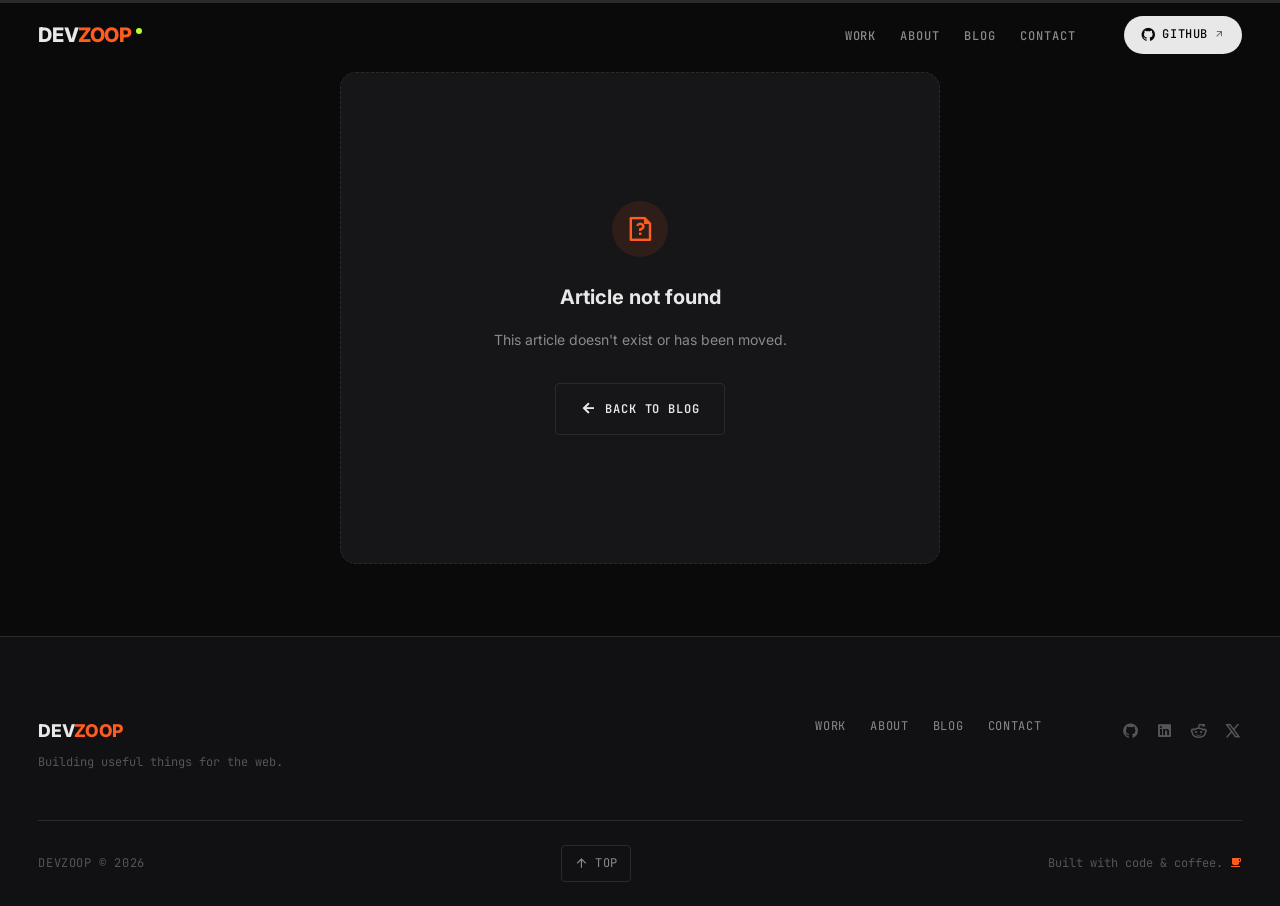
<file: blog/post.html>
<!doctype html>
<html lang="en">

<head>
    <meta charset="UTF-8" />
    <meta name="viewport" content="width=device-width, initial-scale=1.0" />
    <title>Article — DEVZOOP Blog</title>
    <meta name="description" content="Developer journal by Rahul Mandal — a note from the build." />
    <meta name="author" content="Rahul Mandal" />

    <meta property="og:type" content="article" />
    <meta property="og:site_name" content="DEVZOOP" />
    <meta property="og:title" content="Article — DEVZOOP Blog" />
    <meta property="og:description" content="Developer journal by Rahul Mandal — a note from the build." />

    <!-- Shared site styles -->
    <link rel="stylesheet" href="../assets/css/style.css?v=2" />
    <link href="../assets/remixIcon/fonts/remixicon.css" rel="stylesheet" />
    <link rel="preconnect" href="https://fonts.googleapis.com" />
    <link rel="preconnect" href="https://fonts.gstatic.com" crossorigin />
    <link href="https://fonts.googleapis.com/css2?family=Inter:wght@300;400;500;600;700;800;900&family=JetBrains+Mono:wght@300;400;500;600;700&display=swap" rel="stylesheet" />

    <!-- Blog-specific styles -->
    <link rel="stylesheet" href="blog.css?v=1" />
</head>

<body>

    <!-- Progress Bar -->
    <div class="progress-container" aria-hidden="true">
        <div class="progress-bar" id="myProgressBar"></div>
    </div>

    <!-- Navigation -->
    <header id="site-header">
        <div class="header-inner">
            <a href="../" class="logo" aria-label="DEVZOOP Home">
                <span class="logo-text">DEV<span class="logo-accent">ZOOP</span></span>
                <span class="logo-dot"></span>
            </a>
            <nav id="main-nav" aria-label="Main navigation">
                <ul class="nav-links">
                    <li><a href="../#work" class="nav-link">Work</a></li>
                    <li><a href="../#about" class="nav-link">About</a></li>
                    <li><a href="./" class="nav-link active">Blog</a></li>
                    <li><a href="../#contact" class="nav-link">Contact</a></li>
                </ul>
                <a href="https://github.com/developer-rahul-mandal" target="_blank" rel="noopener noreferrer" class="nav-github" aria-label="GitHub Profile">
                    <i class="ri-github-fill"></i>
                    <span>GitHub</span>
                    <i class="ri-arrow-right-up-line"></i>
                </a>
            </nav>
            <button class="nav-toggle" id="navToggle" aria-label="Toggle navigation" aria-expanded="false">
                <span class="hamburger-line"></span>
                <span class="hamburger-line"></span>
            </button>
        </div>
    </header>

    <main>

        <!-- Article Content — rendered by JS -->
        <article class="article-page section" id="article-page">
            <div class="article-loading">
                <p>Loading article...</p>
            </div>
        </article>

        <!-- Back to Blog -->
        <div class="article-back section" id="article-back" style="display:none;">
            <a href="./" class="btn btn-outline">
                <i class="ri-arrow-left-line"></i>
                <span>Back to All Notes</span>
            </a>
        </div>

        <!-- Article Not Found -->
        <section class="blog-empty section" id="article-not-found" style="display:none;">
            <div class="empty-state">
                <div class="empty-icon" aria-hidden="true">
                    <i class="ri-file-unknow-line"></i>
                </div>
                <h3 class="empty-title">Article not found</h3>
                <p class="empty-description">This article doesn't exist or has been moved.</p>
                <a href="./" class="btn btn-outline">
                    <i class="ri-arrow-left-line"></i>
                    <span>Back to Blog</span>
                </a>
            </div>
        </section>

    </main>

    <!-- Footer -->
    <footer id="site-footer">
        <div class="footer-top">
            <div class="footer-brand">
                <span class="logo-text">DEV<span class="logo-accent">ZOOP</span></span>
                <p class="footer-tagline">Building useful things for the web.</p>
            </div>
            <nav class="footer-nav" aria-label="Footer navigation">
                <a href="../#work">Work</a>
                <a href="../#about">About</a>
                <a href="./">Blog</a>
                <a href="../#contact">Contact</a>
            </nav>
            <div class="footer-socials">
                <a href="https://github.com/developer-rahul-mandal" target="_blank" rel="noopener noreferrer" aria-label="GitHub"><i class="ri-github-fill"></i></a>
                <a href="#" aria-label="LinkedIn"><i class="ri-linkedin-box-fill"></i></a>
                <a href="#" aria-label="Reddit"><i class="ri-reddit-line"></i></a>
                <a href="#" aria-label="X"><i class="ri-twitter-x-line"></i></a>
            </div>
        </div>
        <div class="footer-bottom">
            <p class="footer-copy">DEVZOOP &copy; <span id="footer-year"></span></p>
            <button class="back-to-top" id="backToTop" aria-label="Back to top">
                <i class="ri-arrow-up-line"></i>
                <span>Top</span>
            </button>
            <p class="footer-signoff">Built with code &amp; coffee. <i class="ri-cup-fill"></i></p>
        </div>
    </footer>

    <script src="blog-data.js?v=1"></script>
    <script src="blog.js?v=1"></script>
</body>

</html>
</file>
<file: assets/css/style.css>
/* ═══════════════════════════════════════════════════════════
   DEVZOOP — Design System & Stylesheet
   Futuristic developer portfolio
   ═══════════════════════════════════════════════════════════ */

/* ── Fonts ──────────────────────────────────────────────── */
/* Inter + JetBrains Mono loaded via <link> in HTML */

/* ── Design Tokens ──────────────────────────────────────── */
:root {
  /* Colors */
  --c-bg:           #0a0a0b;
  --c-bg-elevated:  #111113;
  --c-bg-surface:   #161618;
  --c-bg-card:      #1a1a1d;
  --c-border:       #2a2a2d;
  --c-border-light: #1f1f22;

  --c-text:         #e8e8e8;
  --c-text-muted:   #8a8a8a;
  --c-text-dim:     #555558;

  --c-accent:       #ff5c1f;
  --c-accent-hover: #ff7340;
  --c-green:        #b8ff2e;
  --c-green-dim:    #6a8f2a;
  --c-silver:       #8a8a8a;

  /* Typography */
  --f-sans:  'Inter', -apple-system, BlinkMacSystemFont, 'Segoe UI', sans-serif;
  --f-mono:  'JetBrains Mono', 'Cascadia Code', 'Fira Code', monospace;

  --fs-xs:   clamp(0.6875rem, 0.6rem + 0.25vw, 0.75rem);    /* ~11-12px */
  --fs-sm:   clamp(0.75rem, 0.7rem + 0.25vw, 0.875rem);     /* ~12-14px */
  --fs-base: clamp(0.875rem, 0.8rem + 0.35vw, 1rem);        /* ~14-16px */
  --fs-md:   clamp(1rem, 0.9rem + 0.5vw, 1.25rem);          /* ~16-20px */
  --fs-lg:   clamp(1.5rem, 1.2rem + 1.5vw, 2.5rem);         /* ~24-40px */
  --fs-xl:   clamp(2rem, 1.5rem + 2.5vw, 3.5rem);           /* ~32-56px */
  --fs-hero: clamp(2.5rem, 2rem + 4vw, 5.5rem);             /* ~40-88px */

  /* Spacing */
  --sp-xs:  0.5rem;
  --sp-sm:  1rem;
  --sp-md:  1.5rem;
  --sp-lg:  3rem;
  --sp-xl:  5rem;
  --sp-2xl: 8rem;

  /* Layout */
  --max-w:      1280px;
  --gutter:     clamp(1.25rem, 3vw, 5rem);
  --section-py: clamp(4rem, 8vh, 8rem);

  /* Radii */
  --r-sm: 4px;
  --r-md: 8px;
  --r-lg: 16px;

  /* Shadows */
  --shadow-sm: 0 1px 2px rgba(0,0,0,0.4);
  --shadow-md: 0 4px 16px rgba(0,0,0,0.5);
  --shadow-glow: 0 0 30px rgba(255,92,31,0.15);

  /* Motion */
  --ease-out: cubic-bezier(0.25, 0.46, 0.45, 0.94);
  --ease-spring: cubic-bezier(0.34, 1.56, 0.64, 1);
  --duration: 0.4s;
  --duration-slow: 0.7s;
}

/* ── Reset ──────────────────────────────────────────────── */
*, *::before, *::after {
  margin: 0;
  padding: 0;
  box-sizing: border-box;
}

html {
  scroll-behavior: smooth;
  scrollbar-width: none;
  -ms-overflow-style: none;
}
html::-webkit-scrollbar { display: none; }

body {
  font-family: var(--f-sans);
  font-size: var(--fs-base);
  color: var(--c-text);
  background-color: var(--c-bg);
  line-height: 1.6;
  -webkit-font-smoothing: antialiased;
  -moz-osx-font-smoothing: grayscale;
  overflow-x: hidden;
}

img {
  display: block;
  max-width: 100%;
  height: auto;
}

a {
  color: inherit;
  text-decoration: none;
}

button {
  cursor: pointer;
  border: none;
  background: none;
  font: inherit;
  color: inherit;
}

ul, ol { list-style: none; }

/* ── Utility ────────────────────────────────────────────── */
.section {
  padding: var(--section-py) var(--gutter);
  max-width: calc(var(--max-w) + var(--gutter) * 2);
  margin: 0 auto;
  position: relative;
}

/* ── Progress Bar ───────────────────────────────────────── */
.progress-container {
  position: fixed;
  top: 0;
  left: 0;
  width: 100%;
  height: 3px;
  background: var(--c-border);
  z-index: 10000;
}

.progress-bar {
  height: 100%;
  background: linear-gradient(90deg, var(--c-accent), var(--c-green));
  width: 0%;
  transition: width 0.15s linear;
}

/* ═══════════════════════════════════════════════════════════
   HEADER / NAVIGATION
   ═══════════════════════════════════════════════════════════ */
/* Skip Link (WCAG 2.1 AA) */
.skip-link {
  position: absolute;
  top: -100px;
  left: 20px;
  background: var(--c-accent);
  color: #0a0a0b;
  font-family: var(--f-mono);
  font-size: var(--fs-xs);
  font-weight: 700;
  padding: 10px 18px;
  border-radius: var(--r-sm);
  z-index: 99999;
  text-decoration: none;
  transition: top var(--duration-fast) var(--ease-out);
}

.skip-link:focus {
  top: 20px;
  outline: 2px solid #ffffff;
  outline-offset: 2px;
}

#site-header {
  position: fixed;
  top: 3px;
  left: 0;
  width: 100%;
  z-index: 9999;
  padding: 0 var(--gutter);
  transition: background var(--duration) var(--ease-out),
              border-color var(--duration) var(--ease-out);
}

#site-header.scrolled {
  background: rgba(10, 10, 11, 0.85);
  -webkit-backdrop-filter: blur(12px);
  backdrop-filter: blur(12px);
  border-bottom: 1px solid var(--c-border);
}

.header-inner {
  max-width: var(--max-w);
  margin: 0 auto;
  display: flex;
  align-items: center;
  justify-content: space-between;
  height: 64px;
}

/* Logo */
.logo {
  display: flex;
  align-items: center;
  gap: 4px;
  z-index: 100;
}

.logo-text {
  font-family: var(--f-sans);
  font-weight: 800;
  font-size: 1.25rem;
  letter-spacing: -0.02em;
  text-transform: uppercase;
}

.logo-accent {
  color: var(--c-accent);
}

.logo-dot {
  width: 6px;
  height: 6px;
  background: var(--c-green);
  border-radius: 50%;
  margin-top: -8px;
}

/* Nav */
#main-nav {
  display: flex;
  align-items: center;
  gap: var(--sp-lg);
}

.nav-links {
  display: flex;
  align-items: center;
  gap: var(--sp-md);
}

.nav-link {
  font-family: var(--f-mono);
  font-size: var(--fs-xs);
  font-weight: 500;
  text-transform: uppercase;
  letter-spacing: 0.08em;
  color: var(--c-text-muted);
  position: relative;
  padding: 4px 0;
  transition: color var(--duration) var(--ease-out);
}

.nav-link::after {
  content: '';
  position: absolute;
  bottom: 0;
  left: 0;
  width: 0;
  height: 1px;
  background: var(--c-accent);
  transition: width var(--duration) var(--ease-out);
}

.nav-link:hover,
.nav-link:focus-visible {
  color: var(--c-text);
}

.nav-link:hover::after,
.nav-link:focus-visible::after {
  width: 100%;
}

.nav-github {
  display: flex;
  align-items: center;
  gap: 6px;
  font-family: var(--f-mono);
  font-size: var(--fs-xs);
  font-weight: 500;
  text-transform: uppercase;
  letter-spacing: 0.05em;
  color: var(--c-bg);
  background: var(--c-text);
  padding: 6px 16px;
  border-radius: 20px;
  transition: background var(--duration) var(--ease-out),
              transform 0.2s var(--ease-out);
}

.nav-github:hover {
  background: var(--c-accent);
  transform: translateY(-1px);
}

.nav-github i:first-child { font-size: 1rem; }
.nav-github i:last-child { font-size: 0.7rem; opacity: 0.6; }

/* Nav Toggle (Mobile) */
.nav-toggle {
  display: none;
  flex-direction: column;
  justify-content: center;
  gap: 5px;
  width: 32px;
  height: 32px;
  z-index: 100;
}

.hamburger-line {
  display: block;
  width: 22px;
  height: 2px;
  background: var(--c-text);
  border-radius: 2px;
  transition: transform var(--duration) var(--ease-out),
              opacity var(--duration) var(--ease-out);
}

.nav-toggle.active .hamburger-line:first-child {
  transform: translateY(3.5px) rotate(45deg);
}

.nav-toggle.active .hamburger-line:last-child {
  transform: translateY(-3.5px) rotate(-45deg);
}

/* ═══════════════════════════════════════════════════════════
   HERO
   ═══════════════════════════════════════════════════════════ */
#hero {
  min-height: 100vh;
  display: flex;
  align-items: center;
  padding-top: calc(64px + var(--sp-lg));
  overflow: hidden;
}

#hero-grid {
  position: absolute;
  inset: 0;
  width: 100%;
  height: 100%;
  pointer-events: none;
  opacity: 0.4;
}

.hero-content {
  display: grid;
  grid-template-columns: 1.3fr 0.7fr;
  gap: var(--sp-xl);
  align-items: center;
  width: 100%;
  position: relative;
  z-index: 2;
}

/* Hero Text */
.hero-meta {
  display: flex;
  align-items: center;
  gap: var(--sp-sm);
  flex-wrap: wrap;
  margin-bottom: var(--sp-md);
}

.meta-tag {
  font-family: var(--f-mono);
  font-size: var(--fs-xs);
  font-weight: 500;
  letter-spacing: 0.1em;
  color: var(--c-text-muted);
  text-transform: uppercase;
}

.meta-dot {
  display: inline-block;
  width: 6px;
  height: 6px;
  background: var(--c-green);
  border-radius: 50%;
  margin-right: 4px;
  animation: pulse-dot 2s ease-in-out infinite;
}

.meta-separator {
  color: var(--c-text-dim);
  font-size: var(--fs-xs);
}

.meta-year {
  color: var(--c-accent);
}

.hero-headline {
  font-family: var(--f-sans);
  font-size: var(--fs-hero);
  font-weight: 800;
  line-height: 0.95;
  letter-spacing: -0.035em;
  margin-bottom: var(--sp-md);
  color: var(--c-text);
}

.headline-accent {
  color: var(--c-accent);
  display: inline-block;
}

.hero-description {
  font-size: var(--fs-md);
  color: var(--c-text-muted);
  max-width: 520px;
  line-height: 1.7;
  margin-bottom: var(--sp-sm);
}

.hero-stack {
  display: flex;
  align-items: center;
  gap: var(--sp-sm);
  font-family: var(--f-mono);
  font-size: var(--fs-xs);
  font-weight: 500;
  letter-spacing: 0.1em;
  color: var(--c-accent);
  text-transform: uppercase;
  margin-bottom: var(--sp-lg);
}

.stack-dot {
  width: 4px;
  height: 4px;
  background: var(--c-text-dim);
  border-radius: 50%;
}

.hero-actions {
  display: flex;
  align-items: center;
  gap: var(--sp-sm);
  flex-wrap: wrap;
  margin-bottom: var(--sp-lg);
}

.hero-status {
  display: flex;
  align-items: center;
  gap: 8px;
  font-family: var(--f-mono);
  font-size: var(--fs-xs);
  letter-spacing: 0.06em;
  color: var(--c-text-dim);
  text-transform: uppercase;
}

.status-indicator {
  width: 8px;
  height: 8px;
  background: var(--c-green);
  border-radius: 50%;
  box-shadow: 0 0 8px var(--c-green);
  animation: pulse-dot 2s ease-in-out infinite;
}

/* Hero Portrait */
.hero-portrait {
  position: relative;
}

.portrait-frame {
  position: relative;
  border: 1px solid var(--c-border);
  border-radius: var(--r-lg);
  overflow: hidden;
  aspect-ratio: 4 / 5;
}

.portrait-frame img {
  width: 100%;
  height: 100%;
  object-fit: cover;
  object-position: center top;
  filter: grayscale(15%) contrast(1.05);
  transition: filter var(--duration-slow) var(--ease-out);
}

.portrait-frame:hover img {
  filter: grayscale(0%) contrast(1);
}

.portrait-overlay {
  position: absolute;
  bottom: 0;
  left: 0;
  right: 0;
  padding: var(--sp-md);
  background: linear-gradient(transparent, rgba(10,10,11,0.9));
  display: flex;
  flex-direction: column;
  gap: 2px;
}

.portrait-label {
  font-family: var(--f-sans);
  font-weight: 600;
  font-size: var(--fs-base);
  text-transform: uppercase;
  letter-spacing: 0.02em;
}

.portrait-role {
  font-family: var(--f-mono);
  font-size: var(--fs-xs);
  color: var(--c-accent);
  letter-spacing: 0.05em;
  text-transform: uppercase;
}

.portrait-coords {
  position: absolute;
  top: var(--sp-sm);
  left: var(--sp-sm);
  display: flex;
  flex-direction: column;
  align-items: flex-start;
  gap: 2px;
  font-family: var(--f-mono);
  font-size: 9px;
  letter-spacing: 0.08em;
  color: var(--c-text-dim);
  text-transform: uppercase;
  opacity: 0.8;
  background: rgba(10, 10, 11, 0.7);
  padding: 3px 6px;
  border-radius: var(--r-xs);
  backdrop-filter: blur(4px);
  -webkit-backdrop-filter: blur(4px);
  z-index: 2;
}

.portrait-cam-switch {
  position: absolute;
  top: var(--sp-sm);
  right: var(--sp-sm);
  display: flex;
  gap: 4px;
  background: rgba(10, 10, 11, 0.85);
  backdrop-filter: blur(8px);
  -webkit-backdrop-filter: blur(8px);
  border: 1px solid var(--c-border);
  border-radius: var(--r-sm);
  padding: 3px;
  z-index: 3;
}

.cam-btn {
  background: transparent;
  border: none;
  color: var(--c-text-muted);
  font-family: var(--f-mono);
  font-size: 10px;
  font-weight: 600;
  padding: 3px 8px;
  border-radius: 2px;
  cursor: pointer;
  transition: all var(--duration-fast) var(--ease-out);
  letter-spacing: 0.04em;
}

.cam-btn:hover {
  color: var(--c-text);
}

.cam-btn.active {
  background: var(--c-accent);
  color: #0a0a0b;
}

/* ═══════════════════════════════════════════════════════════
   BUTTONS
   ═══════════════════════════════════════════════════════════ */
.btn {
  display: inline-flex;
  align-items: center;
  gap: 8px;
  font-family: var(--f-mono);
  font-size: var(--fs-xs);
  font-weight: 600;
  letter-spacing: 0.08em;
  text-transform: uppercase;
  padding: 12px 24px;
  border-radius: var(--r-sm);
  border: 1px solid transparent;
  transition: all var(--duration) var(--ease-out);
  white-space: nowrap;
}

.btn i {
  font-size: 1rem;
  transition: transform 0.2s var(--ease-out);
}

.btn:hover i { transform: translate(2px, -2px); }

.btn-primary {
  background: var(--c-text);
  color: var(--c-bg);
  border-color: var(--c-text);
}

.btn-primary:hover {
  background: var(--c-accent);
  border-color: var(--c-accent);
  box-shadow: var(--shadow-glow);
}

.btn-secondary {
  background: transparent;
  color: var(--c-text);
  border-color: var(--c-border);
}

.btn-secondary:hover {
  border-color: var(--c-text-muted);
  color: var(--c-text);
}

.btn-outline {
  background: transparent;
  color: var(--c-text);
  border-color: var(--c-border);
}

.btn-outline:hover {
  border-color: var(--c-accent);
  color: var(--c-accent);
}

.btn-accent {
  background: var(--c-green);
  color: var(--c-bg);
  border-color: var(--c-green);
}

.btn-accent:hover {
  background: var(--c-accent);
  border-color: var(--c-accent);
  box-shadow: var(--shadow-glow);
}

/* ═══════════════════════════════════════════════════════════
   TECH STRIP
   ═══════════════════════════════════════════════════════════ */
#tech-strip {
  padding-top: 0;
  padding-bottom: 0;
}

.strip-inner {
  display: flex;
  align-items: center;
  justify-content: center;
  gap: var(--sp-md);
  flex-wrap: wrap;
  padding: var(--sp-md) var(--sp-lg);
  background: var(--c-bg-elevated);
  border: 1px solid var(--c-border);
  border-radius: var(--r-md);
}

.strip-item {
  display: flex;
  align-items: center;
  gap: 8px;
  font-family: var(--f-mono);
  font-size: var(--fs-xs);
  font-weight: 500;
  letter-spacing: 0.08em;
  color: var(--c-text-muted);
  text-transform: uppercase;
  transition: color var(--duration) var(--ease-out);
}

.strip-item:hover {
  color: var(--c-text);
}

.strip-item i {
  font-size: 1.1rem;
  color: var(--c-accent);
}

.strip-divider {
  color: var(--c-text-dim);
  font-family: var(--f-mono);
  font-size: var(--fs-xs);
  user-select: none;
}

/* ═══════════════════════════════════════════════════════════
   SECTION HEADERS
   ═══════════════════════════════════════════════════════════ */
.section-header {
  margin-bottom: var(--sp-xl);
}

.section-label {
  display: inline-block;
  font-family: var(--f-mono);
  font-size: var(--fs-xs);
  font-weight: 500;
  letter-spacing: 0.12em;
  color: var(--c-accent);
  text-transform: uppercase;
  margin-bottom: var(--sp-sm);
  padding-bottom: var(--sp-xs);
  border-bottom: 1px solid var(--c-border);
}

.section-title {
  font-family: var(--f-sans);
  font-size: var(--fs-xl);
  font-weight: 800;
  line-height: 1.05;
  letter-spacing: -0.03em;
  margin-bottom: var(--sp-sm);
}

.section-subtitle {
  font-family: var(--f-mono);
  font-size: var(--fs-sm);
  color: var(--c-text-muted);
  letter-spacing: 0.02em;
}

/* ═══════════════════════════════════════════════════════════
   SELECTED WORK
   ═══════════════════════════════════════════════════════════ */
.projects-grid {
  display: grid;
  gap: var(--sp-lg);
}

/* Featured project — full width */
.project-featured {
  display: grid;
  grid-template-columns: 1.2fr 0.8fr;
  gap: var(--sp-lg);
  background: var(--c-bg-surface);
  border: 1px solid var(--c-border);
  border-radius: var(--r-lg);
  overflow: hidden;
  transition: border-color var(--duration) var(--ease-out),
              box-shadow var(--duration) var(--ease-out);
}

.project-featured:hover {
  border-color: var(--c-accent);
  box-shadow: var(--shadow-glow);
}

/* Card projects — 2-column grid */
.project-card {
  background: var(--c-bg-surface);
  border: 1px solid var(--c-border);
  border-radius: var(--r-lg);
  overflow: hidden;
  transition: border-color var(--duration) var(--ease-out),
              box-shadow var(--duration) var(--ease-out),
              transform var(--duration) var(--ease-out);
}

.project-card:hover {
  border-color: var(--c-text-dim);
  transform: translateY(-4px);
  box-shadow: var(--shadow-md);
}

/* Make cards 2-col after the featured */
.projects-grid {
  grid-template-columns: 1fr;
}

@media (min-width: 768px) {
  .projects-grid {
    grid-template-columns: 1fr 1fr;
  }

  .project-featured {
    grid-column: 1 / -1;
  }
}

/* Project Visual */
.project-visual {
  position: relative;
  background: var(--c-bg-card);
  display: flex;
  align-items: center;
  justify-content: center;
  min-height: 240px;
  overflow: hidden;
}

.project-image-wrap {
  padding: var(--sp-lg);
  display: flex;
  align-items: center;
  justify-content: center;
}

.project-image-wrap img {
  max-height: 180px;
  width: auto;
  object-fit: contain;
  transition: transform var(--duration-slow) var(--ease-out);
}

.project:hover .project-image-wrap img {
  transform: scale(1.05);
}

.project-number {
  position: absolute;
  top: var(--sp-sm);
  left: var(--sp-sm);
  font-family: var(--f-mono);
  font-size: var(--fs-xl);
  font-weight: 800;
  color: var(--c-text);
  opacity: 0.06;
  letter-spacing: -0.02em;
  line-height: 1;
}

/* Project Info */
.project-info {
  padding: var(--sp-md) var(--sp-md) var(--sp-md) var(--sp-md);
  display: flex;
  flex-direction: column;
  justify-content: space-between;
  gap: var(--sp-md);
}

.project-featured .project-info {
  padding: var(--sp-lg);
}

.project-name {
  font-family: var(--f-sans);
  font-size: var(--fs-lg);
  font-weight: 700;
  letter-spacing: -0.02em;
  margin-bottom: var(--sp-xs);
  line-height: 1.15;
}

.project-description {
  font-size: var(--fs-sm);
  color: var(--c-text-muted);
  line-height: 1.7;
}

.project-tech {
  display: flex;
  flex-wrap: wrap;
  gap: 6px;
  margin-bottom: var(--sp-sm);
}

.project-tech li {
  font-family: var(--f-mono);
  font-size: 10px;
  font-weight: 500;
  letter-spacing: 0.08em;
  text-transform: uppercase;
  padding: 4px 10px;
  border: 1px solid var(--c-border);
  border-radius: var(--r-sm);
  color: var(--c-text-muted);
  transition: border-color var(--duration) var(--ease-out),
              color var(--duration) var(--ease-out);
}

.project:hover .project-tech li {
  border-color: var(--c-text-dim);
  color: var(--c-text);
}

.project-link {
  display: inline-flex;
  align-items: center;
  gap: 6px;
  font-family: var(--f-mono);
  font-size: var(--fs-xs);
  font-weight: 600;
  letter-spacing: 0.06em;
  text-transform: uppercase;
  color: var(--c-accent);
  transition: color var(--duration) var(--ease-out);
}

.project-link:hover {
  color: var(--c-accent-hover);
}

.project-link i {
  font-size: 0.9rem;
  transition: transform 0.2s var(--ease-out);
}

.project-link:hover i {
  transform: translate(2px, -2px);
}

.project-link-disabled {
  color: var(--c-text-dim);
  cursor: default;
}

.project-link-disabled:hover {
  color: var(--c-text-dim);
}

.project-link-disabled:hover i {
  transform: none;
}

/* Work More */
.work-more {
  display: flex;
  align-items: center;
  justify-content: space-between;
  gap: var(--sp-md);
  padding: var(--sp-lg) 0;
  margin-top: var(--sp-md);
  border-top: 1px solid var(--c-border);
}

.work-more-text {
  font-family: var(--f-mono);
  font-size: var(--fs-sm);
  color: var(--c-text-muted);
}

/* ═══════════════════════════════════════════════════════════
   ABOUT
   ═══════════════════════════════════════════════════════════ */
.about-grid {
  display: grid;
  grid-template-columns: 1fr 1fr;
  gap: var(--sp-lg);
  margin-bottom: var(--sp-xl);
}

/* Terminal */
.about-terminal {
  background: var(--c-bg-elevated);
  border: 1px solid var(--c-border);
  border-radius: var(--r-lg);
  overflow: hidden;
}

.terminal-chrome {
  display: flex;
  align-items: center;
  gap: 6px;
  padding: 12px 16px;
  background: var(--c-bg-card);
  border-bottom: 1px solid var(--c-border);
}

.terminal-dot {
  width: 10px;
  height: 10px;
  border-radius: 50%;
  background: var(--c-text-dim);
}

.terminal-dot:nth-child(1) { background: #ff5f57; }
.terminal-dot:nth-child(2) { background: #ffbd2e; }
.terminal-dot:nth-child(3) { background: #28ca42; }

.terminal-title {
  font-family: var(--f-mono);
  font-size: var(--fs-xs);
  color: var(--c-text-dim);
  margin-left: 8px;
}

.terminal-body {
  padding: var(--sp-md);
  font-family: var(--f-mono);
  font-size: var(--fs-sm);
  line-height: 1.8;
}

.terminal-line {
  margin-bottom: 4px;
}

.terminal-prompt {
  color: var(--c-green);
  margin-right: 8px;
}

.terminal-cmd {
  color: var(--c-text);
}

.terminal-output {
  color: var(--c-text-muted);
  padding-left: 20px;
  margin-bottom: var(--sp-sm);
}

.terminal-cursor {
  color: var(--c-green);
  animation: blink-cursor 1s step-end infinite;
}

/* About Portrait */
.about-portrait {
  display: flex;
  flex-direction: column;
  gap: var(--sp-md);
}

.about-image-frame {
  position: relative;
  border: 1px solid var(--c-border);
  border-radius: var(--r-lg);
  overflow: hidden;
  aspect-ratio: 4/5;
}

.about-image-frame img {
  width: 100%;
  height: 100%;
  object-fit: cover;
  object-position: center top;
  filter: grayscale(15%) contrast(1.05);
  transition: opacity 0.25s ease-in-out, filter var(--duration-slow) var(--ease-out);
}

.about-image-frame:hover img {
  filter: grayscale(0%) contrast(1);
}

.about-image-switch {
  position: absolute;
  top: var(--sp-sm);
  right: var(--sp-sm);
  display: flex;
  gap: 4px;
  background: rgba(10, 10, 11, 0.85);
  backdrop-filter: blur(8px);
  -webkit-backdrop-filter: blur(8px);
  border: 1px solid var(--c-border);
  border-radius: var(--r-sm);
  padding: 3px;
  z-index: 3;
}

.about-switch-btn {
  background: transparent;
  border: none;
  color: var(--c-text-muted);
  font-family: var(--f-mono);
  font-size: 10px;
  font-weight: 600;
  padding: 3px 8px;
  border-radius: 2px;
  cursor: pointer;
  transition: all var(--duration-fast) var(--ease-out);
  letter-spacing: 0.04em;
}

.about-switch-btn:hover {
  color: var(--c-text);
}

.about-switch-btn.active {
  background: var(--c-accent);
  color: #0a0a0b;
}

.about-image-caption {
  position: absolute;
  bottom: var(--sp-sm);
  left: var(--sp-sm);
  font-family: var(--f-mono);
  font-size: 10px;
  color: var(--c-green);
  background: rgba(10, 10, 11, 0.85);
  border: 1px solid var(--c-border);
  padding: 3px 8px;
  border-radius: var(--r-xs);
  letter-spacing: 0.05em;
  backdrop-filter: blur(6px);
  -webkit-backdrop-filter: blur(6px);
  z-index: 3;
}

.about-stats {
  display: grid;
  grid-template-columns: repeat(3, 1fr);
  gap: var(--sp-sm);
}

.stat {
  text-align: center;
  padding: var(--sp-sm);
  background: var(--c-bg-elevated);
  border: 1px solid var(--c-border);
  border-radius: var(--r-md);
}

.stat-value {
  display: block;
  font-family: var(--f-sans);
  font-size: var(--fs-lg);
  font-weight: 800;
  color: var(--c-accent);
  line-height: 1.2;
}

.stat-label {
  font-family: var(--f-mono);
  font-size: 9px;
  letter-spacing: 0.1em;
  text-transform: uppercase;
  color: var(--c-text-dim);
  margin-top: 4px;
  display: block;
}

/* Skills */
.about-skills {
  display: grid;
  grid-template-columns: 1fr 1fr;
  gap: var(--sp-lg);
  padding-top: var(--sp-lg);
  border-top: 1px solid var(--c-border);
}

.skills-heading {
  font-family: var(--f-mono);
  font-size: var(--fs-xs);
  font-weight: 500;
  letter-spacing: 0.12em;
  color: var(--c-accent);
  text-transform: uppercase;
  margin-bottom: var(--sp-sm);
}

.skills-list {
  display: flex;
  flex-wrap: wrap;
  gap: 8px;
}

.skill-tag {
  font-family: var(--f-mono);
  font-size: var(--fs-xs);
  font-weight: 500;
  letter-spacing: 0.05em;
  padding: 6px 14px;
  border: 1px solid var(--c-border);
  border-radius: var(--r-sm);
  color: var(--c-text-muted);
  transition: all var(--duration) var(--ease-out);
}

.skill-tag:hover {
  border-color: var(--c-accent);
  color: var(--c-text);
}

.skill-tag-learning {
  border-style: dashed;
  color: var(--c-text-dim);
}

.skill-tag-learning:hover {
  border-color: var(--c-green);
  color: var(--c-green);
}

/* ═══════════════════════════════════════════════════════════
   BLOG PREVIEW
   ═══════════════════════════════════════════════════════════ */
.blog-grid {
  display: grid;
  gap: 0;
}

.blog-entry {
  padding: var(--sp-md) 0;
  border-top: 1px solid var(--c-border);
  transition: background var(--duration) var(--ease-out);
  cursor: default;
}

.blog-entry:last-child {
  border-bottom: 1px solid var(--c-border);
}

.blog-entry:hover {
  background: var(--c-bg-elevated);
  padding-left: var(--sp-sm);
  padding-right: var(--sp-sm);
  margin-left: calc(var(--sp-sm) * -1);
  margin-right: calc(var(--sp-sm) * -1);
  border-radius: var(--r-md);
}

.blog-entry-header {
  display: flex;
  align-items: center;
  gap: var(--sp-sm);
  margin-bottom: var(--sp-xs);
}

.blog-number {
  font-family: var(--f-mono);
  font-size: var(--fs-xs);
  font-weight: 600;
  color: var(--c-text-dim);
}

.blog-category {
  font-family: var(--f-mono);
  font-size: 9px;
  font-weight: 700;
  letter-spacing: 0.12em;
  padding: 3px 8px;
  border-radius: 2px;
  text-transform: uppercase;
}

.blog-category-build {
  background: rgba(255, 92, 31, 0.12);
  color: var(--c-accent);
  border: 1px solid rgba(255, 92, 31, 0.25);
}

.blog-category-learn {
  background: rgba(184, 255, 46, 0.08);
  color: var(--c-green);
  border: 1px solid rgba(184, 255, 46, 0.2);
}

.blog-category-break {
  background: rgba(138, 138, 138, 0.1);
  color: var(--c-silver);
  border: 1px solid rgba(138, 138, 138, 0.2);
}

.blog-category-git {
  background: rgba(255, 92, 31, 0.12);
  color: var(--c-accent);
  border: 1px solid rgba(255, 92, 31, 0.25);
}

.blog-title {
  font-family: var(--f-sans);
  font-size: var(--fs-md);
  font-weight: 600;
  line-height: 1.4;
  letter-spacing: -0.01em;
  margin-bottom: var(--sp-xs);
}

.blog-meta {
  display: flex;
  align-items: center;
  gap: var(--sp-sm);
  font-family: var(--f-mono);
  font-size: var(--fs-xs);
  color: var(--c-text-dim);
  letter-spacing: 0.04em;
}

.blog-sample-notice {
  font-family: var(--f-mono);
  font-size: 10px;
  color: var(--c-text-dim);
  font-style: italic;
  margin-top: 6px;
  opacity: 0.6;
}

/* ═══════════════════════════════════════════════════════════
   CONTACT
   ═══════════════════════════════════════════════════════════ */
.contact-content {
  display: grid;
  grid-template-columns: 1.5fr 1fr;
  gap: var(--sp-xl);
  align-items: start;
}

.contact-title {
  font-family: var(--f-sans);
  font-size: var(--fs-xl);
  font-weight: 800;
  line-height: 1.05;
  letter-spacing: -0.03em;
}

.contact-details {
  display: flex;
  flex-direction: column;
  gap: var(--sp-md);
}

.contact-email {
  font-family: var(--f-mono);
  font-size: var(--fs-md);
  color: var(--c-text);
  border-bottom: 1px solid var(--c-border);
  padding-bottom: var(--sp-xs);
  display: inline-block;
  transition: color var(--duration) var(--ease-out),
              border-color var(--duration) var(--ease-out);
}

.contact-email:hover {
  color: var(--c-accent);
  border-color: var(--c-accent);
}

.contact-socials {
  display: flex;
  flex-wrap: wrap;
  gap: var(--sp-sm);
}

.social-link {
  display: inline-flex;
  align-items: center;
  gap: 6px;
  font-family: var(--f-mono);
  font-size: var(--fs-xs);
  letter-spacing: 0.05em;
  color: var(--c-text-muted);
  padding: 6px 0;
  transition: color var(--duration) var(--ease-out);
}

.social-link i {
  font-size: 1.1rem;
}

.social-link:hover {
  color: var(--c-accent);
}

/* ═══════════════════════════════════════════════════════════
   FOOTER
   ═══════════════════════════════════════════════════════════ */
#site-footer {
  background: var(--c-bg-elevated);
  border-top: 1px solid var(--c-border);
  padding: var(--sp-xl) var(--gutter) var(--sp-md);
}

.footer-top {
  max-width: var(--max-w);
  margin: 0 auto;
  display: grid;
  grid-template-columns: 1fr auto auto;
  gap: var(--sp-xl);
  align-items: start;
  padding-bottom: var(--sp-lg);
  border-bottom: 1px solid var(--c-border);
}

.footer-brand {
  display: flex;
  flex-direction: column;
  gap: var(--sp-xs);
}

.footer-brand .logo-text {
  font-size: 1.1rem;
}

.footer-tagline {
  font-family: var(--f-mono);
  font-size: var(--fs-xs);
  color: var(--c-text-dim);
}

.footer-nav {
  display: flex;
  gap: var(--sp-md);
}

.footer-nav a {
  font-family: var(--f-mono);
  font-size: var(--fs-xs);
  letter-spacing: 0.06em;
  color: var(--c-text-muted);
  text-transform: uppercase;
  transition: color var(--duration) var(--ease-out);
}

.footer-nav a:hover {
  color: var(--c-accent);
}

.footer-socials {
  display: flex;
  gap: var(--sp-sm);
}

.footer-socials a {
  font-size: 1.1rem;
  color: var(--c-text-dim);
  transition: color var(--duration) var(--ease-out);
}

.footer-socials a:hover {
  color: var(--c-text);
}

.footer-bottom {
  max-width: var(--max-w);
  margin: 0 auto;
  display: flex;
  align-items: center;
  justify-content: space-between;
  padding-top: var(--sp-md);
}

.footer-copy {
  font-family: var(--f-mono);
  font-size: var(--fs-xs);
  color: var(--c-text-dim);
  letter-spacing: 0.05em;
}

.back-to-top {
  display: inline-flex;
  align-items: center;
  gap: 6px;
  font-family: var(--f-mono);
  font-size: var(--fs-xs);
  letter-spacing: 0.06em;
  text-transform: uppercase;
  color: var(--c-text-muted);
  padding: 6px 12px;
  border: 1px solid var(--c-border);
  border-radius: var(--r-sm);
  transition: all var(--duration) var(--ease-out);
}

.back-to-top:hover {
  border-color: var(--c-accent);
  color: var(--c-accent);
}

.back-to-top i {
  font-size: 0.9rem;
}

.footer-signoff {
  font-family: var(--f-mono);
  font-size: var(--fs-xs);
  color: var(--c-text-dim);
}

.footer-signoff i {
  color: var(--c-accent);
}

/* ═══════════════════════════════════════════════════════════
   ANIMATIONS
   ═══════════════════════════════════════════════════════════ */
@keyframes pulse-dot {
  0%, 100% { opacity: 1; transform: scale(1); }
  50% { opacity: 0.5; transform: scale(0.85); }
}

@keyframes blink-cursor {
  0%, 100% { opacity: 1; }
  50% { opacity: 0; }
}

/* Reveal animations */
.reveal-up {
  opacity: 0;
  transform: translateY(30px);
  transition: opacity var(--duration-slow) var(--ease-out),
              transform var(--duration-slow) var(--ease-out);
}

.reveal-up.revealed {
  opacity: 1;
  transform: translateY(0);
}

/* Hero entrance */
.hero-text {
  opacity: 0;
  transform: translateY(40px);
  animation: hero-enter 0.9s var(--ease-out) 0.2s forwards;
}

.hero-portrait {
  opacity: 0;
  transform: translateY(40px) scale(0.97);
  animation: hero-enter-portrait 1s var(--ease-out) 0.5s forwards;
}

@keyframes hero-enter {
  to {
    opacity: 1;
    transform: translateY(0);
  }
}

@keyframes hero-enter-portrait {
  to {
    opacity: 1;
    transform: translateY(0) scale(1);
  }
}

/* Staggered reveal for children */
.strip-item {
  opacity: 0;
  transform: translateY(10px);
  animation: strip-enter 0.5s var(--ease-out) forwards;
}

.strip-item:nth-child(1)  { animation-delay: 0.8s; }
.strip-item:nth-child(3)  { animation-delay: 0.9s; }
.strip-item:nth-child(5)  { animation-delay: 1.0s; }
.strip-item:nth-child(7)  { animation-delay: 1.1s; }
.strip-item:nth-child(9)  { animation-delay: 1.2s; }
.strip-item:nth-child(11) { animation-delay: 1.3s; }
.strip-item:nth-child(13) { animation-delay: 1.4s; }
.strip-item:nth-child(15) { animation-delay: 1.5s; }

@keyframes strip-enter {
  to {
    opacity: 1;
    transform: translateY(0);
  }
}

/* ═══════════════════════════════════════════════════════════
   REDUCED MOTION
   ═══════════════════════════════════════════════════════════ */
@media (prefers-reduced-motion: reduce) {
  *, *::before, *::after {
    animation-duration: 0.01ms !important;
    animation-iteration-count: 1 !important;
    transition-duration: 0.01ms !important;
  }

  html { scroll-behavior: auto; }

  .reveal-up {
    opacity: 1;
    transform: none;
  }

  .hero-text,
  .hero-portrait {
    opacity: 1;
    transform: none;
  }

  .strip-item {
    opacity: 1;
    transform: none;
  }
}

/* ═══════════════════════════════════════════════════════════
   RESPONSIVE — TABLET (max-width: 1024px)
   ═══════════════════════════════════════════════════════════ */
@media (max-width: 1024px) {

  /* Nav */
  .nav-toggle {
    display: flex;
  }

  #main-nav {
    position: fixed;
    top: 0;
    right: 0;
    width: min(360px, 85vw);
    height: 100vh;
    background: var(--c-bg-surface);
    border-left: 1px solid var(--c-border);
    flex-direction: column;
    align-items: stretch;
    justify-content: center;
    gap: var(--sp-lg);
    padding: var(--sp-xl) var(--sp-lg);
    transform: translateX(100%);
    transition: transform var(--duration) var(--ease-out);
    z-index: 99;
  }

  #main-nav.active {
    transform: translateX(0);
  }

  .nav-links {
    flex-direction: column;
    align-items: flex-start;
    gap: var(--sp-md);
  }

  .nav-link {
    font-size: var(--fs-md);
  }

  .nav-github {
    align-self: flex-start;
  }

  /* Hero */
  .hero-content {
    grid-template-columns: 1fr;
    gap: var(--sp-lg);
  }

  .hero-portrait {
    max-width: 400px;
  }

  /* About */
  .about-grid {
    grid-template-columns: 1fr;
  }

  .about-portrait {
    order: -1;
  }

  .about-image-frame {
    aspect-ratio: 16/9;
  }

  .about-skills {
    grid-template-columns: 1fr;
  }

  /* Contact */
  .contact-content {
    grid-template-columns: 1fr;
    gap: var(--sp-lg);
  }

  /* Footer */
  .footer-top {
    grid-template-columns: 1fr;
    gap: var(--sp-md);
  }

  /* Featured project single column on tablet */
  .project-featured {
    grid-template-columns: 1fr;
  }
}

/* ═══════════════════════════════════════════════════════════
   RESPONSIVE — MOBILE (max-width: 640px)
   ═══════════════════════════════════════════════════════════ */
@media (max-width: 640px) {

  .hero-headline {
    font-size: clamp(2.2rem, 8vw, 3.5rem);
  }

  .hero-meta {
    gap: var(--sp-xs);
  }

  .meta-separator {
    display: none;
  }

  .hero-actions {
    flex-direction: column;
    align-items: stretch;
  }

  .btn {
    justify-content: center;
    padding: 14px 20px;
  }

  .portrait-coords {
    display: none;
  }

  /* Strip */
  .strip-inner {
    padding: var(--sp-sm);
    gap: var(--sp-sm);
  }

  .strip-divider {
    display: none;
  }

  /* Projects */
  .projects-grid {
    grid-template-columns: 1fr;
  }

  .project-visual {
    min-height: 180px;
  }

  .work-more {
    flex-direction: column;
    align-items: flex-start;
    gap: var(--sp-sm);
  }

  /* Stats */
  .about-stats {
    grid-template-columns: 1fr 1fr 1fr;
  }

  .stat-value {
    font-size: var(--fs-md);
  }

  /* Contact */
  .contact-title {
    font-size: var(--fs-lg);
  }

  .contact-socials {
    gap: var(--sp-sm);
  }

  /* Footer */
  .footer-bottom {
    flex-direction: column;
    gap: var(--sp-sm);
    text-align: center;
  }

  .footer-nav {
    flex-wrap: wrap;
    gap: var(--sp-sm);
  }
}

/* ═══════════════════════════════════════════════════════════
   RESPONSIVE — SMALL MOBILE (max-width: 375px)
   ═══════════════════════════════════════════════════════════ */
@media (max-width: 375px) {
  :root {
    --gutter: 1rem;
  }

  .hero-headline {
    font-size: 2rem;
  }

  .section-title {
    font-size: var(--fs-lg);
  }

  .about-stats {
    grid-template-columns: 1fr;
  }
}

/* ═══════════════════════════════════════════════════════════
   RESPONSIVE — LARGE DESKTOP (min-width: 1600px)
   ═══════════════════════════════════════════════════════════ */
@media (min-width: 1600px) {
  :root {
    --max-w: 1400px;
    --gutter: 6rem;
  }
}

/* ═══════════════════════════════════════════════════════════
   FOCUS STATES (Accessibility)
   ═══════════════════════════════════════════════════════════ */
:focus-visible {
  outline: 2px solid var(--c-accent);
  outline-offset: 3px;
  border-radius: 2px;
}

a:focus:not(:focus-visible),
button:focus:not(:focus-visible) {
  outline: none;
}

/* Mobile nav overlay background */
.nav-overlay {
  position: fixed;
  inset: 0;
  background: rgba(10, 10, 11, 0.6);
  z-index: 98;
  opacity: 0;
  pointer-events: none;
  transition: opacity var(--duration) var(--ease-out);
}

.nav-overlay.active {
  opacity: 1;
  pointer-events: auto;
}
</file>
<file: blog/blog.css>
/* ═══════════════════════════════════════════════════════════
   DEVZOOP — Blog Stylesheet
   Futuristic editorial engineering journal styling
   Shared across blog listing and detailed article reading views
   ═══════════════════════════════════════════════════════════ */

/* ── Accessibility & Utilities ─────────────────────────── */
.sr-only {
  position: absolute;
  width: 1px;
  height: 1px;
  padding: 0;
  margin: -1px;
  overflow: hidden;
  clip: rect(0, 0, 0, 0);
  white-space: nowrap;
  border: 0;
}

/* ── Blog Hero Section (Listing) ───────────────────────── */
.blog-hero {
  padding-top: calc(64px + var(--sp-xl));
  padding-bottom: var(--sp-lg);
  position: relative;
  overflow: hidden;
}

.blog-hero-grid {
  position: absolute;
  inset: 0;
  pointer-events: none;
  background-size: 40px 40px;
  background-image: 
    linear-gradient(to right, rgba(255, 92, 31, 0.03) 1px, transparent 1px),
    linear-gradient(to bottom, rgba(255, 92, 31, 0.03) 1px, transparent 1px);
  mask-image: radial-gradient(circle at 50% 30%, black 40%, transparent 80%);
  -webkit-mask-image: radial-gradient(circle at 50% 30%, black 40%, transparent 80%);
  z-index: 0;
}

.blog-hero-content {
  position: relative;
  z-index: 1;
  display: grid;
  grid-template-columns: 1.4fr 0.6fr;
  gap: var(--sp-xl);
  align-items: flex-end;
}

.blog-hero-headline {
  font-family: var(--f-sans);
  font-size: var(--fs-hero);
  font-weight: 800;
  line-height: 1.0;
  letter-spacing: -0.035em;
  margin-top: var(--sp-xs);
  margin-bottom: var(--sp-md);
  color: var(--c-text);
}

.blog-hero-description {
  font-size: var(--fs-md);
  color: var(--c-text-muted);
  max-width: 600px;
  line-height: 1.7;
}

/* Metadata Panel in Hero */
.blog-hero-meta-panel {
  background: var(--c-bg-elevated);
  border: 1px solid var(--c-border);
  border-radius: var(--r-md);
  padding: var(--sp-md);
  display: flex;
  flex-direction: column;
  gap: var(--sp-sm);
  position: relative;
}

.blog-hero-meta-panel::before {
  content: 'FIELD://DEVZOOP.SYS';
  position: absolute;
  top: -10px;
  right: 16px;
  background: var(--c-bg);
  border: 1px solid var(--c-border);
  border-radius: var(--r-sm);
  padding: 1px 8px;
  font-family: var(--f-mono);
  font-size: 9px;
  color: var(--c-accent);
  letter-spacing: 0.1em;
}

.meta-panel-item {
  display: flex;
  justify-content: space-between;
  align-items: center;
  font-family: var(--f-mono);
  font-size: var(--fs-xs);
}

.meta-panel-label {
  color: var(--c-text-dim);
  text-transform: uppercase;
  letter-spacing: 0.08em;
}

.meta-panel-value {
  color: var(--c-text);
  font-weight: 500;
}

.meta-panel-tags {
  display: flex;
  gap: 6px;
}

.meta-panel-divider {
  height: 1px;
  background: var(--c-border-light);
  width: 100%;
}

/* ── Featured Article Card (Listing) ───────────────────── */
.blog-featured {
  padding-top: var(--sp-sm);
  padding-bottom: var(--sp-lg);
}

.featured-card {
  display: grid;
  grid-template-columns: 1.15fr 0.85fr;
  background: var(--c-bg-surface);
  border: 1px solid var(--c-border);
  border-radius: var(--r-lg);
  overflow: hidden;
  position: relative;
  transition: border-color var(--duration) var(--ease-out),
              box-shadow var(--duration) var(--ease-out);
}

.featured-card:hover {
  border-color: var(--c-accent);
  box-shadow: var(--shadow-glow);
}

.featured-badge {
  display: inline-flex;
  align-items: center;
  gap: 6px;
  font-family: var(--f-mono);
  font-size: 10px;
  font-weight: 700;
  letter-spacing: 0.14em;
  text-transform: uppercase;
  color: var(--c-accent);
  background: rgba(255, 92, 31, 0.12);
  border: 1px solid rgba(255, 92, 31, 0.25);
  padding: 4px 10px;
  border-radius: var(--r-sm);
  margin-bottom: var(--sp-sm);
  align-self: flex-start;
}

.featured-badge::before {
  content: '';
  display: inline-block;
  width: 6px;
  height: 6px;
  border-radius: 50%;
  background: var(--c-accent);
  box-shadow: 0 0 6px var(--c-accent);
  animation: pulse-dot 2s infinite ease-in-out;
}

.featured-content {
  padding: var(--sp-xl) var(--sp-lg);
  display: flex;
  flex-direction: column;
  justify-content: space-between;
  gap: var(--sp-md);
}

.featured-title {
  font-family: var(--f-sans);
  font-size: var(--fs-xl);
  font-weight: 800;
  line-height: 1.15;
  letter-spacing: -0.025em;
  margin-bottom: var(--sp-sm);
  color: var(--c-text);
  transition: color var(--duration) var(--ease-out);
}

.featured-card:hover .featured-title {
  color: #ffffff;
}

.featured-excerpt {
  font-size: var(--fs-md);
  color: var(--c-text-muted);
  line-height: 1.7;
  max-width: 600px;
  margin-bottom: var(--sp-md);
}

.featured-tags {
  display: flex;
  flex-wrap: wrap;
  gap: 8px;
  margin-bottom: var(--sp-md);
}

.featured-footer {
  display: flex;
  align-items: center;
  justify-content: space-between;
  flex-wrap: wrap;
  gap: var(--sp-sm);
  padding-top: var(--sp-md);
  border-top: 1px solid var(--c-border);
}

.featured-meta {
  display: flex;
  align-items: center;
  gap: var(--sp-sm);
  font-family: var(--f-mono);
  font-size: var(--fs-xs);
  color: var(--c-text-dim);
}

.featured-meta-dot {
  width: 4px;
  height: 4px;
  background: var(--c-border);
  border-radius: 50%;
}

.demo-chip {
  font-family: var(--f-mono);
  font-size: 9px;
  color: var(--c-silver);
  background: rgba(255, 255, 255, 0.05);
  border: 1px solid var(--c-border-light);
  padding: 2px 6px;
  border-radius: 2px;
  letter-spacing: 0.05em;
}

/* Featured Technical Visual */
.featured-visual {
  background: var(--c-bg-card);
  border-left: 1px solid var(--c-border);
  padding: var(--sp-lg);
  display: flex;
  flex-direction: column;
  justify-content: center;
  position: relative;
  overflow: hidden;
}

.workflow-panel {
  background: var(--c-bg-elevated);
  border: 1px solid var(--c-border);
  border-radius: var(--r-md);
  overflow: hidden;
  box-shadow: var(--shadow-md);
}

.workflow-header {
  display: flex;
  align-items: center;
  justify-content: space-between;
  padding: 10px 14px;
  background: rgba(255, 255, 255, 0.03);
  border-bottom: 1px solid var(--c-border);
  font-family: var(--f-mono);
  font-size: 11px;
  color: var(--c-text-dim);
}

.workflow-dots {
  display: flex;
  gap: 5px;
}

.workflow-dots span {
  width: 8px;
  height: 8px;
  border-radius: 50%;
  background: var(--c-border);
}

.workflow-dots span:nth-child(1) { background: #ff5f57; }
.workflow-dots span:nth-child(2) { background: #ffbd2e; }
.workflow-dots span:nth-child(3) { background: #28ca42; }

.workflow-body {
  padding: var(--sp-md);
  display: flex;
  flex-direction: column;
  gap: 12px;
  font-family: var(--f-mono);
  font-size: var(--fs-xs);
}

.workflow-step {
  display: flex;
  align-items: center;
  gap: 10px;
  padding: 8px 12px;
  background: rgba(0, 0, 0, 0.3);
  border: 1px solid var(--c-border-light);
  border-radius: var(--r-sm);
  transition: all var(--duration) var(--ease-out);
}

.workflow-step.active {
  border-color: rgba(184, 255, 46, 0.4);
  background: rgba(184, 255, 46, 0.04);
}

.workflow-step i {
  font-size: 1rem;
}

.workflow-step.done i {
  color: var(--c-green);
}

.workflow-step.active i {
  color: var(--c-accent);
}

.workflow-step-name {
  color: var(--c-text);
  font-weight: 500;
}

.workflow-step-status {
  margin-left: auto;
  font-size: 10px;
  color: var(--c-text-dim);
}

.workflow-step.done .workflow-step-status {
  color: var(--c-green);
}

/* ── Search & Filter Controls ──────────────────────────── */
.blog-controls {
  padding-top: var(--sp-md);
  padding-bottom: var(--sp-md);
  display: flex;
  flex-direction: column;
  gap: var(--sp-md);
}

.blog-search-wrap {
  position: relative;
  width: 100%;
}

.blog-search-icon {
  position: absolute;
  left: 18px;
  top: 50%;
  transform: translateY(-50%);
  font-size: 1.15rem;
  color: var(--c-text-dim);
  pointer-events: none;
  transition: color var(--duration) var(--ease-out);
}

.blog-search-input {
  width: 100%;
  background: var(--c-bg-elevated);
  border: 1px solid var(--c-border);
  border-radius: var(--r-md);
  padding: 14px 44px 14px 48px;
  font-family: var(--f-mono);
  font-size: var(--fs-sm);
  color: var(--c-text);
  outline: none;
  transition: border-color var(--duration) var(--ease-out),
              box-shadow var(--duration) var(--ease-out);
}

.blog-search-input::placeholder {
  color: var(--c-text-dim);
}

.blog-search-input:focus {
  border-color: var(--c-accent);
  box-shadow: 0 0 0 2px rgba(255, 92, 31, 0.15);
}

.blog-search-input:focus + .blog-search-icon {
  color: var(--c-accent);
}

.blog-search-clear {
  position: absolute;
  right: 14px;
  top: 50%;
  transform: translateY(-50%);
  color: var(--c-text-dim);
  font-size: 1.15rem;
  padding: 4px;
  border-radius: var(--r-sm);
  transition: color var(--duration) var(--ease-out);
}

.blog-search-clear:hover {
  color: var(--c-accent);
}

/* Category Filter Tabs */
.blog-filters {
  display: flex;
  align-items: center;
  gap: 8px;
  flex-wrap: wrap;
}

.blog-filter {
  font-family: var(--f-mono);
  font-size: var(--fs-xs);
  font-weight: 500;
  letter-spacing: 0.08em;
  text-transform: uppercase;
  padding: 8px 16px;
  border: 1px solid var(--c-border);
  border-radius: var(--r-sm);
  background: var(--c-bg-elevated);
  color: var(--c-text-muted);
  transition: all var(--duration) var(--ease-out);
}

.blog-filter:hover {
  border-color: var(--c-text-dim);
  color: var(--c-text);
}

.blog-filter.active {
  background: var(--c-accent);
  border-color: var(--c-accent);
  color: #000000;
  font-weight: 700;
  box-shadow: 0 0 16px rgba(255, 92, 31, 0.25);
}

.blog-results-info {
  font-family: var(--f-mono);
  font-size: var(--fs-xs);
  color: var(--c-text-dim);
  letter-spacing: 0.04em;
}

/* ── Articles Grid (Listing) ───────────────────────────── */
.blog-listing {
  padding-top: var(--sp-xs);
  padding-bottom: var(--sp-xl);
}

.articles-grid {
  display: grid;
  grid-template-columns: repeat(auto-fill, minmax(360px, 1fr));
  gap: var(--sp-lg);
}

.article-card {
  background: var(--c-bg-surface);
  border: 1px solid var(--c-border);
  border-radius: var(--r-lg);
  overflow: hidden;
  display: flex;
  flex-direction: column;
  transition: border-color var(--duration) var(--ease-out),
              transform var(--duration) var(--ease-out),
              box-shadow var(--duration) var(--ease-out);
  position: relative;
}

.article-card:hover {
  border-color: var(--c-text-dim);
  transform: translateY(-4px);
  box-shadow: var(--shadow-md);
}

.article-card-tech-banner {
  height: 90px;
  background: var(--c-bg-card);
  border-bottom: 1px solid var(--c-border);
  padding: var(--sp-md);
  display: flex;
  align-items: center;
  justify-content: space-between;
  position: relative;
  overflow: hidden;
}

.article-card-tech-banner::before {
  content: '';
  position: absolute;
  inset: 0;
  background-size: 16px 16px;
  background-image: 
    linear-gradient(to right, rgba(255, 255, 255, 0.02) 1px, transparent 1px),
    linear-gradient(to bottom, rgba(255, 255, 255, 0.02) 1px, transparent 1px);
}

.article-code-glyph {
  font-family: var(--f-mono);
  font-size: 2rem;
  font-weight: 800;
  color: rgba(255, 255, 255, 0.06);
  user-select: none;
  line-height: 1;
}

.article-category-badge {
  font-family: var(--f-mono);
  font-size: 10px;
  font-weight: 700;
  letter-spacing: 0.1em;
  padding: 3px 8px;
  border-radius: var(--r-sm);
  text-transform: uppercase;
  z-index: 1;
}

.article-category-git {
  background: rgba(255, 92, 31, 0.12);
  color: var(--c-accent);
  border: 1px solid rgba(255, 92, 31, 0.25);
}

.article-category-learn {
  background: rgba(184, 255, 46, 0.08);
  color: var(--c-green);
  border: 1px solid rgba(184, 255, 46, 0.2);
}

.article-category-break {
  background: rgba(255, 95, 87, 0.1);
  color: #ff5f57;
  border: 1px solid rgba(255, 95, 87, 0.25);
}

.article-category-build {
  background: rgba(138, 138, 138, 0.12);
  color: var(--c-silver);
  border: 1px solid rgba(138, 138, 138, 0.25);
}

.article-card-body {
  padding: var(--sp-lg) var(--sp-md) var(--sp-md);
  display: flex;
  flex-direction: column;
  flex: 1;
  gap: var(--sp-sm);
}

.article-meta-line {
  display: flex;
  align-items: center;
  justify-content: space-between;
  font-family: var(--f-mono);
  font-size: var(--fs-xs);
  color: var(--c-text-dim);
}

.article-card-title {
  font-family: var(--f-sans);
  font-size: var(--fs-md);
  font-weight: 700;
  line-height: 1.35;
  letter-spacing: -0.015em;
  color: var(--c-text);
  margin-top: 4px;
  transition: color var(--duration) var(--ease-out);
}

.article-card:hover .article-card-title {
  color: #ffffff;
}

.article-card-excerpt {
  font-size: var(--fs-sm);
  color: var(--c-text-muted);
  line-height: 1.65;
  flex: 1;
}

.article-card-tags {
  display: flex;
  flex-wrap: wrap;
  gap: 6px;
  margin-top: var(--sp-xs);
  padding-top: var(--sp-sm);
  border-top: 1px solid var(--c-border-light);
}

.tag-pill {
  font-family: var(--f-mono);
  font-size: 10px;
  color: var(--c-text-dim);
  background: var(--c-bg-elevated);
  border: 1px solid var(--c-border-light);
  padding: 3px 8px;
  border-radius: var(--r-sm);
  letter-spacing: 0.04em;
}

.article-card-footer {
  display: flex;
  align-items: center;
  justify-content: space-between;
  padding: var(--sp-sm) var(--sp-md);
  background: var(--c-bg-elevated);
  border-top: 1px solid var(--c-border);
}

.article-card-link {
  display: inline-flex;
  align-items: center;
  gap: 6px;
  font-family: var(--f-mono);
  font-size: var(--fs-xs);
  font-weight: 600;
  letter-spacing: 0.08em;
  text-transform: uppercase;
  color: var(--c-accent);
  transition: color var(--duration) var(--ease-out);
}

.article-card:hover .article-card-link {
  color: var(--c-accent-hover);
}

.article-card-link i {
  transition: transform 0.2s var(--ease-out);
}

.article-card:hover .article-card-link i {
  transform: translateX(3px);
}

/* ── Empty State ───────────────────────────────────────── */
.empty-state {
  text-align: center;
  padding: var(--sp-2xl) var(--gutter);
  background: var(--c-bg-surface);
  border: 1px dashed var(--c-border);
  border-radius: var(--r-lg);
  max-width: 600px;
  margin: 0 auto;
  display: flex;
  flex-direction: column;
  align-items: center;
  gap: var(--sp-sm);
}

.empty-icon {
  width: 56px;
  height: 56px;
  border-radius: 50%;
  background: rgba(255, 92, 31, 0.1);
  display: flex;
  align-items: center;
  justify-content: center;
  font-size: 1.8rem;
  color: var(--c-accent);
  margin-bottom: var(--sp-xs);
}

.empty-title {
  font-family: var(--f-sans);
  font-size: var(--fs-md);
  font-weight: 700;
  color: var(--c-text);
}

.empty-description {
  font-size: var(--fs-sm);
  color: var(--c-text-muted);
  margin-bottom: var(--sp-sm);
}

/* ── Follow Section (Listing) ──────────────────────────── */
.blog-follow {
  padding-top: var(--sp-md);
  padding-bottom: var(--sp-2xl);
}

.follow-panel {
  background: var(--c-bg-elevated);
  border: 1px solid var(--c-border);
  border-radius: var(--r-lg);
  padding: var(--sp-xl) var(--sp-lg);
  display: flex;
  align-items: center;
  justify-content: space-between;
  gap: var(--sp-xl);
  flex-wrap: wrap;
  position: relative;
  overflow: hidden;
}

.follow-panel::after {
  content: '';
  position: absolute;
  top: 0;
  right: 0;
  width: 250px;
  height: 100%;
  background: radial-gradient(circle at right, rgba(255, 92, 31, 0.08), transparent 70%);
  pointer-events: none;
}

.follow-title {
  font-family: var(--f-sans);
  font-size: var(--fs-lg);
  font-weight: 700;
  margin-bottom: var(--sp-xs);
  letter-spacing: -0.02em;
}

.follow-description {
  font-size: var(--fs-sm);
  color: var(--c-text-muted);
  max-width: 540px;
  line-height: 1.6;
}

.follow-actions {
  display: flex;
  gap: var(--sp-sm);
  flex-wrap: wrap;
  position: relative;
  z-index: 1;
}

/* ═══════════════════════════════════════════════════════════
   ARTICLE PAGE — REFINED EDITORIAL EXPERIENCE
   ═══════════════════════════════════════════════════════════ */

/* Reading progress bar */
.article-reading-progress {
  position: fixed;
  top: 0;
  left: 0;
  width: 100%;
  height: 3px;
  background: transparent;
  z-index: 10001;
  pointer-events: none;
}

.article-reading-progress-bar {
  height: 100%;
  width: 0%;
  background: linear-gradient(90deg, var(--c-accent), var(--c-green));
  transition: width 0.1s ease-out;
}

/* Page Container Layout */
.article-container {
  padding-top: calc(64px + var(--sp-lg));
  padding-bottom: var(--sp-2xl);
  max-width: 1240px;
  margin: 0 auto;
}

/* Breadcrumbs */
.article-breadcrumbs {
  display: flex;
  align-items: center;
  gap: 8px;
  font-family: var(--f-mono);
  font-size: var(--fs-xs);
  letter-spacing: 0.08em;
  color: var(--c-text-dim);
  text-transform: uppercase;
  margin-bottom: var(--sp-md);
  flex-wrap: wrap;
}

.article-breadcrumbs a {
  color: var(--c-text-muted);
  transition: color var(--duration) var(--ease-out);
}

.article-breadcrumbs a:hover {
  color: var(--c-accent);
}

.article-breadcrumbs-sep {
  color: var(--c-border);
  user-select: none;
}

.article-breadcrumbs-current {
  color: var(--c-text-dim);
  max-width: 320px;
  overflow: hidden;
  text-overflow: ellipsis;
  white-space: nowrap;
}

/* Article Hero Header */
.article-header {
  margin-bottom: var(--sp-xl);
  padding-bottom: var(--sp-lg);
  border-bottom: 1px solid var(--c-border);
  position: relative;
}

.article-header-meta {
  display: flex;
  align-items: center;
  gap: var(--sp-sm);
  font-family: var(--f-mono);
  font-size: var(--fs-xs);
  color: var(--c-text-dim);
  margin-bottom: var(--sp-md);
  flex-wrap: wrap;
}

.article-title {
  font-family: var(--f-sans);
  font-size: clamp(2rem, 3.5vw + 1rem, 3.75rem);
  font-weight: 800;
  line-height: 1.1;
  letter-spacing: -0.035em;
  color: var(--c-text);
  margin-bottom: var(--sp-md);
}

.article-lead {
  font-size: var(--fs-md);
  color: var(--c-text-muted);
  line-height: 1.75;
  border-left: 2px solid var(--c-accent);
  padding-left: var(--sp-md);
  margin-bottom: var(--sp-md);
  max-width: 780px;
}

.article-tags-row {
  display: flex;
  gap: 8px;
  flex-wrap: wrap;
}

/* Two-Column Reading Layout */
.article-layout {
  display: grid;
  grid-template-columns: minmax(0, 1fr) 280px;
  gap: var(--sp-2xl);
  align-items: start;
  position: relative;
}

/* Center Article Column */
.article-main-column {
  max-width: 780px;
  width: 100%;
}

.article-body {
  font-size: var(--fs-base);
  line-height: 1.85;
  color: #d8d8dc;
  display: flex;
  flex-direction: column;
  gap: var(--sp-md);
}

.article-body h2 {
  font-family: var(--f-sans);
  font-size: var(--fs-lg);
  font-weight: 800;
  letter-spacing: -0.025em;
  color: var(--c-text);
  margin-top: var(--sp-xl);
  padding-bottom: var(--sp-xs);
  border-bottom: 1px solid var(--c-border-light);
  scroll-margin-top: 100px;
}

.article-body p {
  line-height: 1.8;
}

.article-body strong {
  color: #ffffff;
  font-weight: 600;
}

.article-body a {
  color: var(--c-accent);
  border-bottom: 1px dashed rgba(255, 92, 31, 0.4);
  transition: all var(--duration) var(--ease-out);
}

.article-body a:hover {
  color: var(--c-accent-hover);
  border-bottom-style: solid;
}

.article-body code:not([class*="language-"]) {
  font-family: var(--f-mono);
  font-size: 0.88em;
  background: var(--c-bg-elevated);
  border: 1px solid var(--c-border);
  padding: 2px 7px;
  border-radius: var(--r-sm);
  color: var(--c-green);
}

.article-body ul, .article-body ol {
  padding-left: var(--sp-md);
  display: flex;
  flex-direction: column;
  gap: 8px;
}

.article-body li {
  line-height: 1.75;
  position: relative;
}

.article-body ul li::marker {
  color: var(--c-accent);
}

/* ── Callout Box ───────────────────────────────────────── */
.article-callout {
  background: var(--c-bg-elevated);
  border: 1px solid var(--c-border);
  border-left: 3px solid var(--c-accent);
  border-radius: var(--r-md);
  padding: var(--sp-md) var(--sp-lg);
  margin: var(--sp-sm) 0;
  position: relative;
}

.article-callout-header {
  display: flex;
  align-items: center;
  gap: 8px;
  font-family: var(--f-mono);
  font-size: var(--fs-xs);
  font-weight: 700;
  letter-spacing: 0.08em;
  text-transform: uppercase;
  color: var(--c-accent);
  margin-bottom: 6px;
}

.article-callout p {
  font-size: var(--fs-sm);
  color: var(--c-text-muted);
  margin: 0;
  line-height: 1.65;
}

/* ── Rich Code Editor Blocks ───────────────────────────── */
.code-editor-block {
  background: #0d0d0f;
  border: 1px solid var(--c-border);
  border-radius: var(--r-md);
  margin: var(--sp-md) 0;
  overflow: hidden;
  box-shadow: 0 8px 24px rgba(0, 0, 0, 0.45);
  font-family: var(--f-mono);
}

.code-editor-header {
  display: flex;
  align-items: center;
  justify-content: space-between;
  padding: 10px 16px;
  background: #141417;
  border-bottom: 1px solid var(--c-border);
  gap: var(--sp-sm);
}

.code-editor-file {
  display: flex;
  align-items: center;
  gap: 8px;
  font-size: 12px;
  color: var(--c-text);
  font-weight: 500;
  letter-spacing: 0.02em;
}

.code-editor-file i {
  color: var(--c-accent);
  font-size: 14px;
}

.code-editor-actions {
  display: flex;
  align-items: center;
  gap: 10px;
}

.code-lang-badge {
  font-size: 10px;
  text-transform: uppercase;
  letter-spacing: 0.1em;
  color: var(--c-text-dim);
  background: rgba(255, 255, 255, 0.04);
  padding: 2px 7px;
  border-radius: var(--r-sm);
  border: 1px solid var(--c-border-light);
}

.code-copy-btn {
  display: inline-flex;
  align-items: center;
  gap: 6px;
  font-family: var(--f-mono);
  font-size: 11px;
  font-weight: 500;
  color: var(--c-text-muted);
  background: rgba(255, 255, 255, 0.03);
  border: 1px solid var(--c-border);
  padding: 4px 10px;
  border-radius: var(--r-sm);
  cursor: pointer;
  transition: all var(--duration) var(--ease-out);
}

.code-copy-btn:hover {
  background: var(--c-bg-elevated);
  color: var(--c-text);
  border-color: var(--c-text-dim);
}

.code-copy-btn.copied {
  background: rgba(184, 255, 46, 0.12);
  border-color: var(--c-green);
  color: var(--c-green);
}

.code-editor-body {
  display: flex;
  overflow-x: auto;
  font-size: 13px;
  line-height: 1.65;
  background: #0d0d0f;
}

.code-gutter {
  user-select: none;
  text-align: right;
  padding: 16px 14px 16px 16px;
  background: #0a0a0c;
  color: #44444a;
  border-right: 1px solid #1c1c20;
  font-family: inherit;
  font-size: 12px;
}

.code-gutter span {
  display: block;
}

.code-lines-content {
  padding: 16px;
  flex: 1;
  overflow-x: auto;
  margin: 0;
  font-family: inherit;
  white-space: pre;
  color: #d2d2d6;
}

.code-lines-content code {
  font-family: inherit;
  background: transparent !important;
  border: none !important;
  padding: 0 !important;
  color: inherit;
}

/* Syntax Token Colors (Crisp, High Contrast) */
.tok-keyword    { color: #ff7b72; font-weight: 600; }
.tok-string     { color: #a5d6ff; }
.tok-comment    { color: #6e7681; font-style: italic; }
.tok-number     { color: #79c0ff; }
.tok-property   { color: #7ee787; }
.tok-operator   { color: #d2a8ff; }
.tok-variable   { color: #ffa657; }
.tok-tag        { color: #7ee787; }

/* ── Interactive Terminal Component ────────────────────── */
.terminal-block {
  background: #09090b;
  border: 1px solid var(--c-border);
  border-radius: var(--r-md);
  overflow: hidden;
  margin: var(--sp-md) 0;
  font-family: var(--f-mono);
  box-shadow: 0 8px 24px rgba(0, 0, 0, 0.5);
}

.terminal-header {
  display: flex;
  align-items: center;
  justify-content: space-between;
  padding: 10px 14px;
  background: #111114;
  border-bottom: 1px solid var(--c-border);
}

.terminal-controls {
  display: flex;
  gap: 6px;
}

.terminal-controls span {
  width: 9px;
  height: 9px;
  border-radius: 50%;
}

.terminal-controls span:nth-child(1) { background: #ff5f57; }
.terminal-controls span:nth-child(2) { background: #ffbd2e; }
.terminal-controls span:nth-child(3) { background: #28ca42; }

.terminal-label {
  font-size: 11px;
  color: var(--c-text-dim);
}

.terminal-content {
  padding: 16px;
  display: flex;
  flex-direction: column;
  gap: 12px;
  font-size: 13px;
  line-height: 1.6;
}

.terminal-row {
  display: flex;
  flex-direction: column;
  gap: 2px;
}

.terminal-cmd-line {
  display: flex;
  align-items: center;
  gap: 8px;
  color: #ffffff;
}

.terminal-prompt-char {
  color: var(--c-green);
  user-select: none;
}

.terminal-output-text {
  color: #8b8b93;
  padding-left: 18px;
  white-space: pre-wrap;
  word-break: break-all;
}

/* ── Workflow Diagram Component ────────────────────────── */
.workflow-diagram-block {
  background: var(--c-bg-elevated);
  border: 1px solid var(--c-border);
  border-radius: var(--r-md);
  padding: var(--sp-lg);
  margin: var(--sp-md) 0;
}

.workflow-diagram-title {
  font-family: var(--f-mono);
  font-size: var(--fs-xs);
  letter-spacing: 0.1em;
  text-transform: uppercase;
  color: var(--c-accent);
  margin-bottom: var(--sp-md);
  display: flex;
  align-items: center;
  gap: 8px;
}

.workflow-diagram-title::before {
  content: '';
  display: inline-block;
  width: 6px;
  height: 6px;
  border-radius: 50%;
  background: var(--c-accent);
  box-shadow: 0 0 6px var(--c-accent);
}

.workflow-pipeline-flow {
  display: flex;
  flex-direction: column;
  gap: 10px;
}

.pipeline-step-item {
  display: flex;
  align-items: center;
  gap: 14px;
  padding: 12px 16px;
  background: var(--c-bg-card);
  border: 1px solid var(--c-border);
  border-radius: var(--r-sm);
  position: relative;
  transition: all var(--duration) var(--ease-out);
}

.pipeline-step-item.active {
  border-color: var(--c-accent);
  background: rgba(255, 92, 31, 0.05);
}

.pipeline-step-item.done {
  border-color: rgba(184, 255, 46, 0.3);
}

.pipeline-step-icon {
  width: 32px;
  height: 32px;
  border-radius: 50%;
  background: rgba(255, 255, 255, 0.05);
  display: flex;
  align-items: center;
  justify-content: center;
  font-size: 15px;
  color: var(--c-text-muted);
}

.pipeline-step-item.done .pipeline-step-icon {
  background: rgba(184, 255, 46, 0.15);
  color: var(--c-green);
}

.pipeline-step-item.active .pipeline-step-icon {
  background: rgba(255, 92, 31, 0.2);
  color: var(--c-accent);
}

.pipeline-step-text {
  display: flex;
  flex-direction: column;
  gap: 2px;
}

.pipeline-step-label {
  font-family: var(--f-sans);
  font-weight: 600;
  font-size: 14px;
  color: var(--c-text);
}

.pipeline-step-desc {
  font-family: var(--f-mono);
  font-size: 11px;
  color: var(--c-text-dim);
}

.pipeline-step-state {
  margin-left: auto;
  font-family: var(--f-mono);
  font-size: 10px;
  text-transform: uppercase;
  letter-spacing: 0.08em;
  padding: 2px 8px;
  border-radius: var(--r-sm);
}

.pipeline-step-item.done .pipeline-step-state {
  color: var(--c-green);
  background: rgba(184, 255, 46, 0.1);
  border: 1px solid rgba(184, 255, 46, 0.2);
}

.pipeline-step-item.active .pipeline-step-state {
  color: var(--c-accent);
  background: rgba(255, 92, 31, 0.12);
  border: 1px solid rgba(255, 92, 31, 0.3);
}

/* ── Sticky Table of Contents (Sidebar) ────────────────── */
.article-toc-sidebar {
  position: sticky;
  top: 90px;
  background: var(--c-bg-surface);
  border: 1px solid var(--c-border);
  border-radius: var(--r-md);
  padding: var(--sp-md);
  display: flex;
  flex-direction: column;
  gap: var(--sp-sm);
}

.toc-title {
  font-family: var(--f-mono);
  font-size: var(--fs-xs);
  font-weight: 700;
  letter-spacing: 0.1em;
  text-transform: uppercase;
  color: var(--c-text-dim);
  display: flex;
  align-items: center;
  gap: 6px;
  padding-bottom: var(--sp-xs);
  border-bottom: 1px solid var(--c-border-light);
}

.toc-title i {
  color: var(--c-accent);
}

.toc-list {
  display: flex;
  flex-direction: column;
  gap: 6px;
}

.toc-link {
  font-family: var(--f-mono);
  font-size: 11px;
  line-height: 1.45;
  color: var(--c-text-muted);
  padding: 4px 8px;
  border-radius: var(--r-sm);
  border-left: 2px solid transparent;
  transition: all var(--duration) var(--ease-out);
  display: block;
}

.toc-link:hover {
  color: var(--c-text);
  background: var(--c-bg-elevated);
}

.toc-link.active {
  color: var(--c-accent);
  border-left-color: var(--c-accent);
  background: rgba(255, 92, 31, 0.06);
  font-weight: 600;
}

/* ── Author Card Section ───────────────────────────────── */
.article-author-card {
  margin-top: var(--sp-xl);
  padding: var(--sp-lg);
  background: var(--c-bg-elevated);
  border: 1px solid var(--c-border);
  border-radius: var(--r-lg);
  display: flex;
  align-items: center;
  gap: var(--sp-lg);
}

.author-avatar-wrap {
  width: 72px;
  height: 72px;
  border-radius: 50%;
  border: 2px solid var(--c-border);
  overflow: hidden;
  flex-shrink: 0;
}

.author-avatar-wrap img {
  width: 100%;
  height: 100%;
  object-fit: cover;
}

.author-info {
  display: flex;
  flex-direction: column;
  gap: 4px;
}

.author-name {
  font-family: var(--f-sans);
  font-size: var(--fs-md);
  font-weight: 700;
  color: var(--c-text);
}

.author-role {
  font-family: var(--f-mono);
  font-size: var(--fs-xs);
  color: var(--c-accent);
  letter-spacing: 0.05em;
  text-transform: uppercase;
}

.author-bio {
  font-size: var(--fs-sm);
  color: var(--c-text-muted);
  line-height: 1.6;
  margin-top: 4px;
}

/* ── Adjacent Articles (Prev/Next) ─────────────────────── */
.article-nav-row {
  margin-top: var(--sp-xl);
  padding-top: var(--sp-lg);
  border-top: 1px solid var(--c-border);
  display: grid;
  grid-template-columns: 1fr 1fr;
  gap: var(--sp-md);
}

.article-nav-card {
  background: var(--c-bg-surface);
  border: 1px solid var(--c-border);
  border-radius: var(--r-md);
  padding: var(--sp-md);
  display: flex;
  flex-direction: column;
  gap: 4px;
  transition: all var(--duration) var(--ease-out);
}

.article-nav-card:hover {
  border-color: var(--c-accent);
  transform: translateY(-2px);
}

.article-nav-direction {
  font-family: var(--f-mono);
  font-size: 10px;
  text-transform: uppercase;
  letter-spacing: 0.08em;
  color: var(--c-accent);
  display: flex;
  align-items: center;
  gap: 4px;
}

.article-nav-title {
  font-family: var(--f-sans);
  font-size: 14px;
  font-weight: 600;
  color: var(--c-text);
  line-height: 1.35;
}

.article-nav-next {
  text-align: right;
  align-items: flex-end;
}

.article-nav-card.disabled {
  opacity: 0.3;
  pointer-events: none;
}

/* ── Related Articles Section ──────────────────────────── */
.article-related-section {
  margin-top: var(--sp-2xl);
  padding-top: var(--sp-xl);
  border-top: 1px solid var(--c-border);
}

.related-section-header {
  display: flex;
  align-items: center;
  justify-content: space-between;
  margin-bottom: var(--sp-lg);
  flex-wrap: wrap;
  gap: var(--sp-sm);
}

.related-title {
  font-family: var(--f-sans);
  font-size: var(--fs-lg);
  font-weight: 800;
  letter-spacing: -0.02em;
}

.related-grid {
  display: grid;
  grid-template-columns: repeat(auto-fill, minmax(320px, 1fr));
  gap: var(--sp-lg);
}

/* ── Responsive Rules ──────────────────────────────────── */
@media (max-width: 1100px) {
  .article-layout {
    grid-template-columns: 1fr;
    gap: var(--sp-xl);
  }

  .article-toc-sidebar {
    position: relative;
    top: 0;
    max-width: 100%;
  }

  .article-main-column {
    max-width: 100%;
  }
}

@media (max-width: 768px) {
  .blog-hero-content {
    grid-template-columns: 1fr;
    gap: var(--sp-lg);
  }

  .featured-card {
    grid-template-columns: 1fr;
  }

  .featured-visual {
    border-left: none;
    border-top: 1px solid var(--c-border);
  }

  .articles-grid {
    grid-template-columns: 1fr;
  }

  .article-nav-row {
    grid-template-columns: 1fr;
  }

  .article-nav-next {
    text-align: left;
    align-items: flex-start;
  }

  .article-author-card {
    flex-direction: column;
    text-align: center;
    align-items: center;
  }

  .follow-panel {
    flex-direction: column;
    align-items: flex-start;
  }

  .code-editor-header {
    flex-wrap: wrap;
  }
}

@media (max-width: 480px) {
  .article-title {
    font-size: 1.85rem;
  }

  .article-breadcrumbs-current {
    max-width: 160px;
  }

  .code-lines-content {
    padding: 12px;
    font-size: 12px;
  }

  .code-gutter {
    padding: 12px 8px;
    font-size: 11px;
  }
}
</file>
